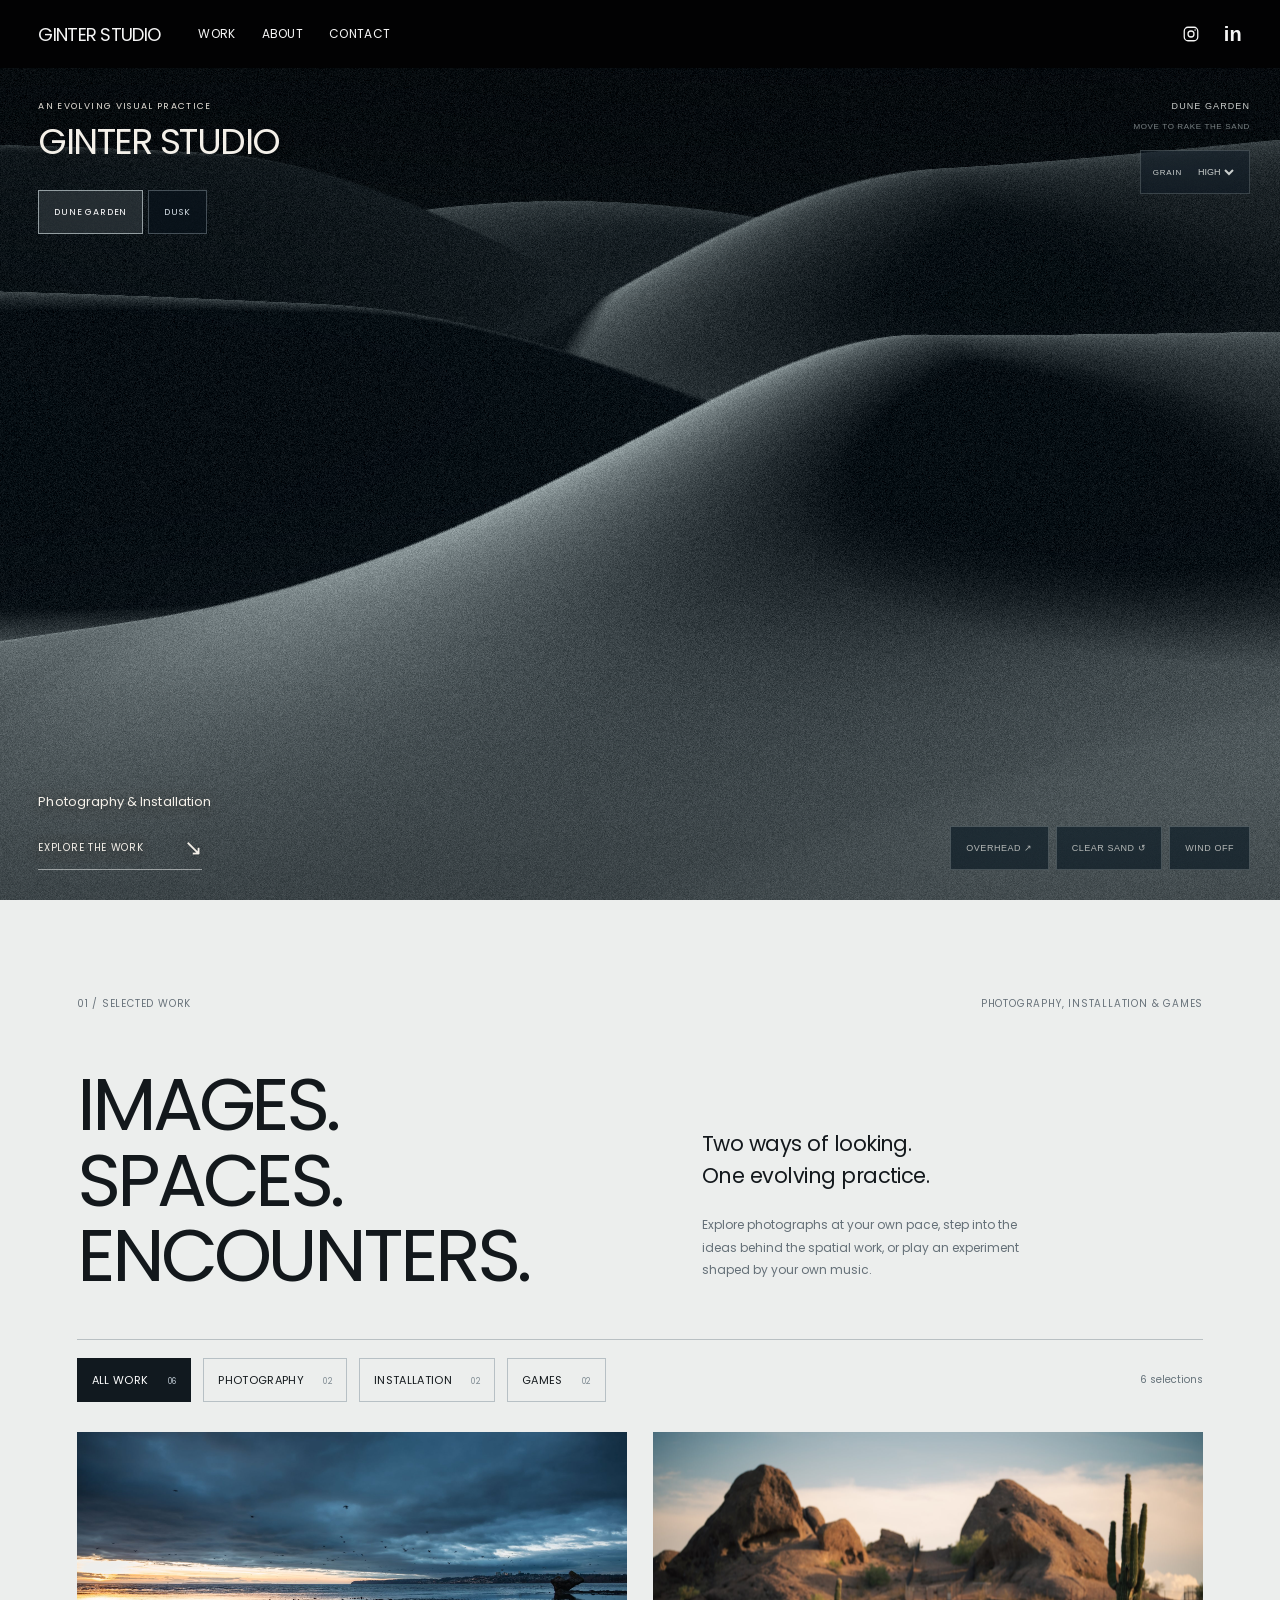
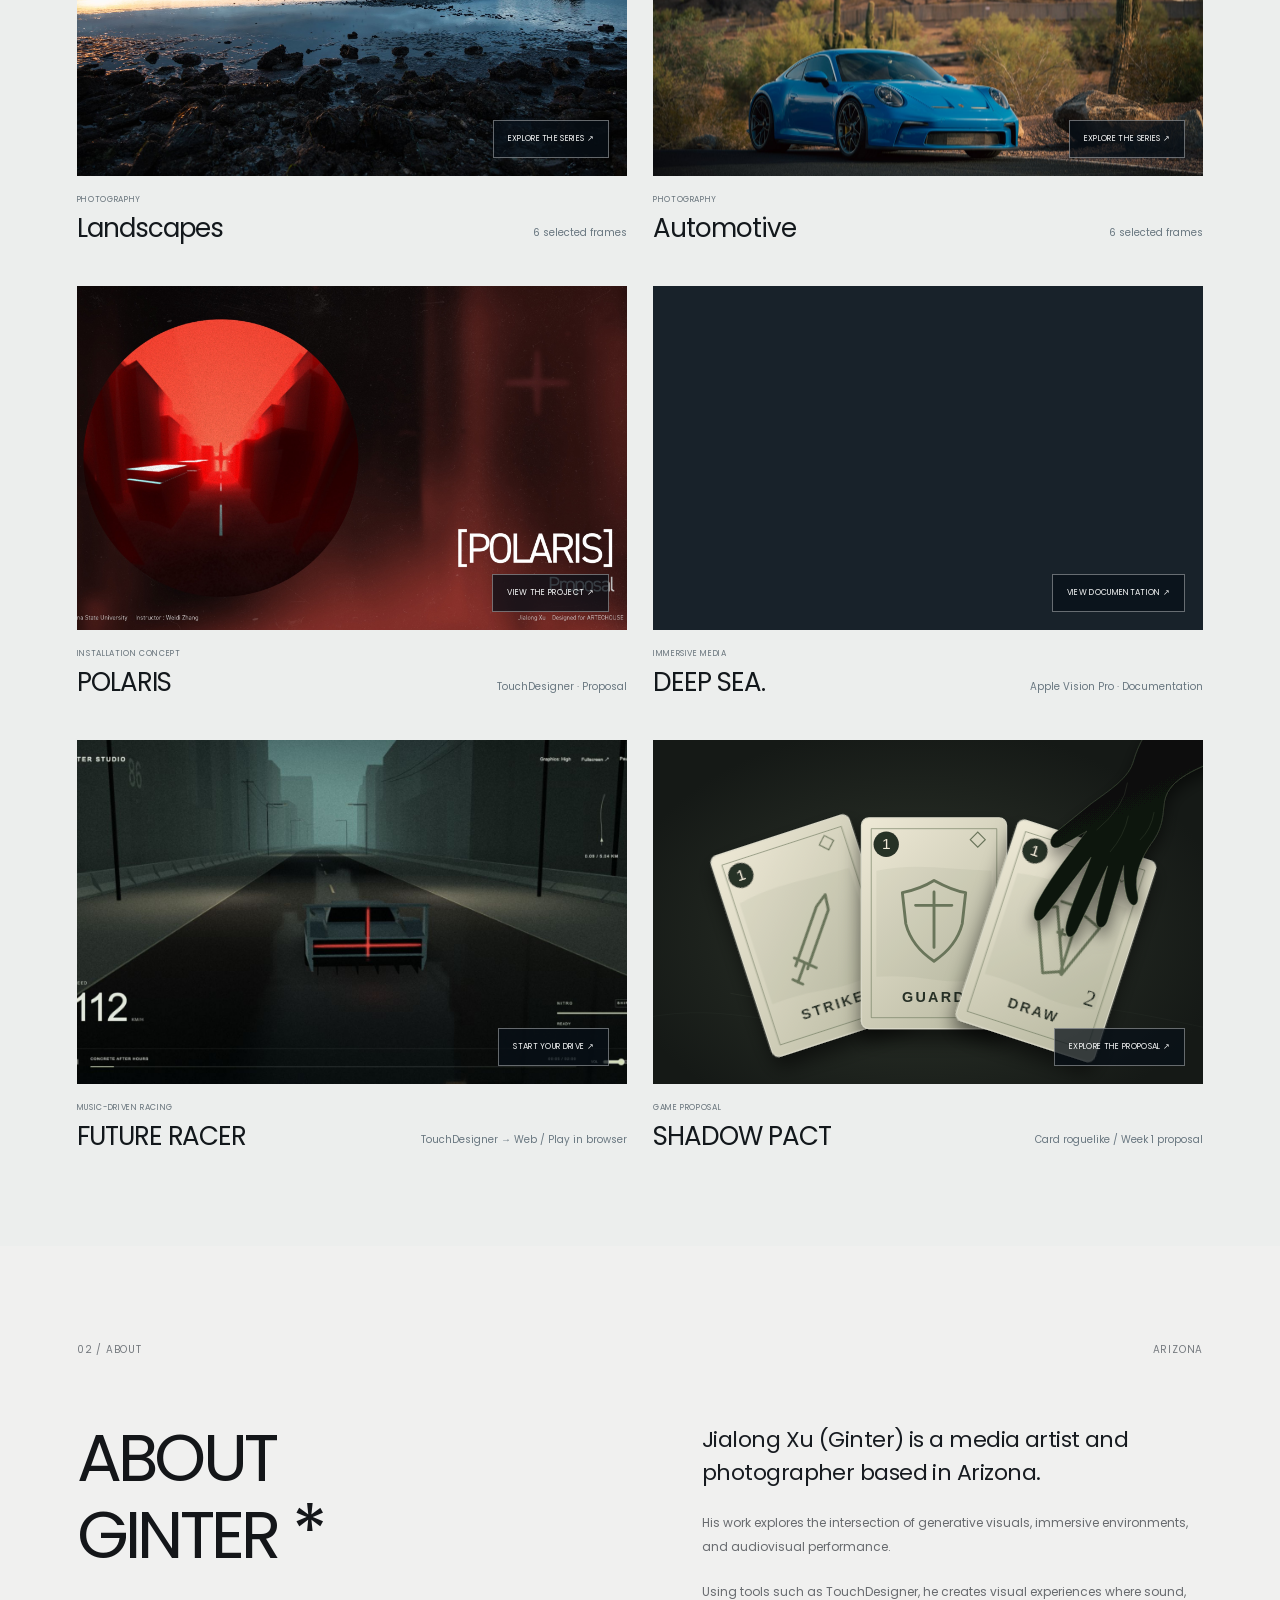
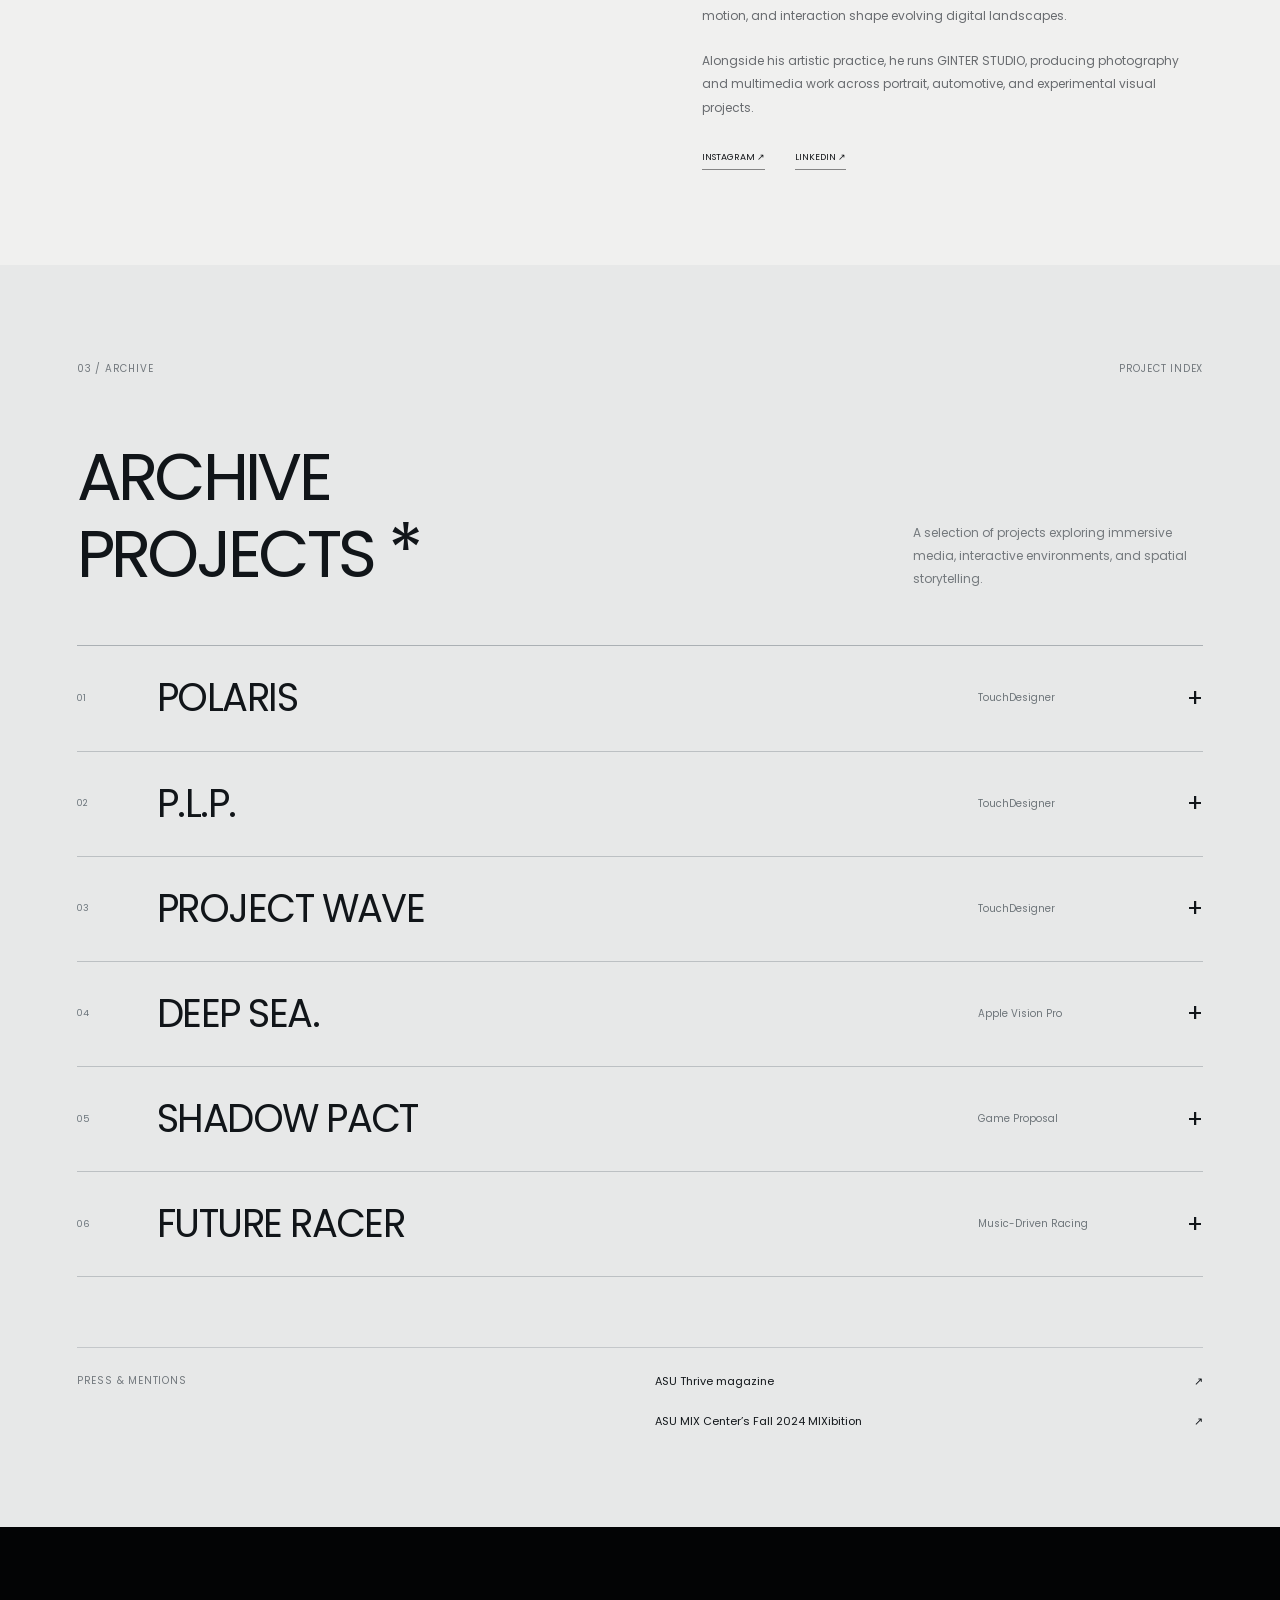
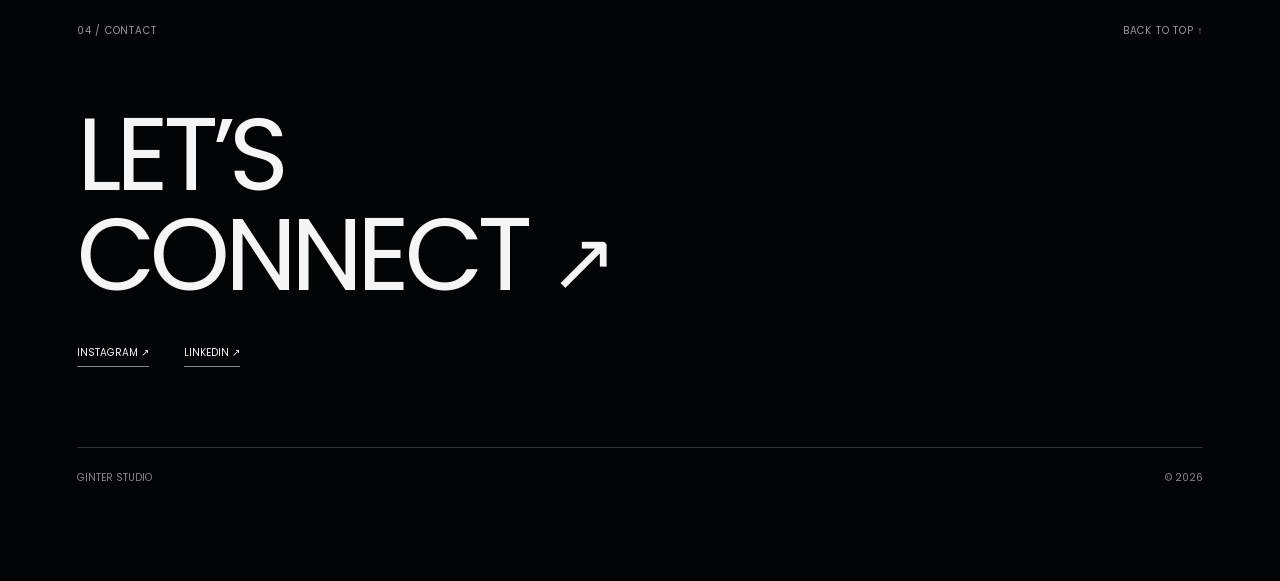
<file: index.html>
<!doctype html>
<html lang="en"><head><meta charset="utf-8"><meta name="viewport" content="width=device-width,initial-scale=1"><meta name="theme-color" content="#050607"><meta name="description" content="Jialong Xu (Ginter) — media artist and photographer based in Arizona."><title>GINTER STUDIO — Jialong Xu</title><link rel="stylesheet" href="style.css?v=20261021-dune-home-v1"></head>
<body>
<a class="skip" href="#work">Skip to content</a>
<header class="site-header"><a class="brand" href="#home">GINTER STUDIO</a><nav aria-label="Main navigation"><a href="#work">WORK</a><a href="#about">ABOUT</a><a href="#contact">CONTACT</a></nav><div class="socials"><a href="https://www.instagram.com/ginter_studio/" target="_blank" rel="noopener" aria-label="Instagram"><svg viewBox="0 0 24 24" aria-hidden="true"><rect x="3" y="3" width="18" height="18" rx="5"/><circle cx="12" cy="12" r="4"/><circle class="dot" cx="17.5" cy="6.5" r="1"/></svg></a><a href="https://www.linkedin.com/in/ginterxu/" target="_blank" rel="noopener" aria-label="LinkedIn" class="linkedin">in</a></div></header>
<main>
<section class="hero ocean-hero" id="home" data-scene="sand" aria-labelledby="site-heading"><iframe class="ocean-scene" id="ocean-scene" data-src="ocean.html?embed=1&amp;scene=dusk&amp;v=20261021-dune-home-v1" hidden title="Interactive dusk ocean. Drag to look around; use W, A, S, and D to move." loading="eager" allow="fullscreen" allowfullscreen></iframe><iframe class="ocean-scene" id="sand-scene" src="sand.html?embed=1&amp;v=20261021-dune-home-v1" title="Interactive grey-blue dune garden. Move the mouse across the sand to leave raked trails." loading="eager"></iframe><div class="ocean-shade" aria-hidden="true"></div><div class="ocean-identity"><p>AN EVOLVING VISUAL PRACTICE</p><h1 id="site-heading">GINTER STUDIO</h1></div><div class="scene-switch" role="group" aria-label="Choose an interactive landscape"><button type="button" data-landscape="sand" aria-pressed="true" aria-controls="sand-scene">DUNE GARDEN</button><button type="button" data-landscape="ocean" aria-pressed="false" aria-controls="ocean-scene">DUSK</button></div><p class="sr-only" id="scene-announcement" role="status" aria-live="polite"></p><div class="ocean-intro"><p>Photography &amp; Installation</p><a href="#work" class="ocean-enter">EXPLORE THE WORK <span aria-hidden="true">↘</span></a></div></section>
<section id="work" class="selected-work section-pad"><div class="section-label"><span>01 / SELECTED WORK</span><span>PHOTOGRAPHY, INSTALLATION &amp; GAMES</span></div><div class="work-heading"><h2>IMAGES.<br>SPACES.<br>ENCOUNTERS.</h2><div><p>Two ways of looking.<br>One evolving practice.</p><p class="work-intro">Explore photographs at your own pace, step into the ideas behind the spatial work, or play an experiment shaped by your own music.</p></div></div><div class="filter-bar" role="group" aria-label="Filter selected work"><button data-filter="all" aria-pressed="true">ALL WORK <span></span></button><button data-filter="photography" aria-pressed="false">PHOTOGRAPHY <span></span></button><button data-filter="installation" aria-pressed="false">INSTALLATION <span></span></button><button data-filter="games" aria-pressed="false">GAMES <span></span></button><p id="work-count" role="status"></p></div><div class="work-grid" id="work-grid"></div><noscript><p><a href="photography.html">Photography →</a> · <a href="projects/polaris.html">POLARIS →</a> · <a href="projects/deep-sea.html">DEEP SEA. →</a> · <a href="shadow-pact.html">SHADOW PACT →</a> · <a href="future-racer/">FUTURE RACER →</a></p></noscript></section>
<section id="about" class="about section-pad"><div class="section-label"><span>02 / ABOUT</span><span>ARIZONA</span></div><div class="about-grid"><h2>ABOUT<br>GINTER <span>*</span></h2><div class="bio"><p class="bio-lead">Jialong Xu (Ginter) is a media artist and photographer based in Arizona.</p><p>His work explores the intersection of generative visuals, immersive environments, and audiovisual performance.</p><p>Using tools such as TouchDesigner, he creates visual experiences where sound, motion, and interaction shape evolving digital landscapes.</p><p>Alongside his artistic practice, he runs GINTER STUDIO, producing photography and multimedia work across portrait, automotive, and experimental visual projects.</p><div class="bio-links"><a href="https://www.instagram.com/ginter_studio/" target="_blank" rel="noopener">INSTAGRAM ↗</a><a href="https://www.linkedin.com/in/ginterxu/" target="_blank" rel="noopener">LINKEDIN ↗</a></div></div></div></section>
<section id="archive" class="archive section-pad"><div class="section-label"><span>03 / ARCHIVE</span><span>PROJECT INDEX</span></div><div class="archive-intro"><h2>ARCHIVE<br>PROJECTS <span>*</span></h2><p>A selection of projects exploring immersive media, interactive environments, and spatial storytelling.</p></div><div class="project-list">
<details><summary><span class="number">01</span><h3>POLARIS</h3><span class="medium">TouchDesigner</span><span class="plus">+</span></summary><div class="project-details"><p>An immersive installation concept developed through TouchDesigner.</p><a class="archive-link" href="projects/polaris.html">EXPLORE THE PROPOSAL ↗</a></div></details>
<details><summary><span class="number">02</span><h3>P.L.P.</h3><span class="medium">TouchDesigner</span><span class="plus">+</span></summary><div class="project-details"><p>P.L.P. — TouchDesigner</p><p class="muted">More from the studio archive. Documentation coming soon.</p></div></details>
<details><summary><span class="number">03</span><h3>PROJECT WAVE</h3><span class="medium">TouchDesigner</span><span class="plus">+</span></summary><div class="project-details"><p>PROJECT WAVE — TouchDesigner</p><p class="muted">More from the studio archive. Documentation coming soon.</p></div></details>
<details><summary><span class="number">04</span><h3>DEEP SEA.</h3><span class="medium">Apple Vision Pro</span><span class="plus">+</span></summary><div class="project-details"><p>Apple Vision Pro work, documented in a live demonstration.</p><a class="archive-link" href="projects/deep-sea.html">VIEW DOCUMENTATION ↗</a></div></details>
<details><summary><span class="number">05</span><h3>SHADOW PACT</h3><span class="medium">Game Proposal</span><span class="plus">+</span></summary><div class="project-details"><p>A card roguelike about borrowed power, dependence, and recovering the right to choose.</p><a class="archive-link" href="shadow-pact.html">EXPLORE THE PROPOSAL ↗</a></div></details>
<details><summary><span class="number">06</span><h3>FUTURE RACER</h3><span class="medium">Music-Driven Racing</span><span class="plus">+</span></summary><div class="project-details"><p>A browser adaptation of the TouchDesigner racing experiment. Drive a metal-bodied sports car through an industrial city on a route shaped by the duration, beats and energy of your music.</p><a class="archive-link" href="future-racer/">START YOUR DRIVE ↗</a></div></details>
</div><div class="mentions"><p class="section-label">PRESS &amp; MENTIONS</p><a href="https://news.asu.edu/sites/default/files/250128-ASU-Enrollment-Magazine-2025-Spring-digital-V1.pdf#page=6" target="_blank" rel="noopener">ASU Thrive magazine <span>↗</span></a><a href="https://news.asu.edu/b/20241210-asu-mix-centers-fall-2024-mixibition-art-and-technology-converge-downtown-mesa" target="_blank" rel="noopener">ASU MIX Center’s Fall 2024 MIXibition <span>↗</span></a></div></section>
<footer id="contact" class="section-pad"><div class="section-label"><span>04 / CONTACT</span><a href="#home">BACK TO TOP ↑</a></div><h2>LET’S<br>CONNECT <span>↗</span></h2><div class="contact-links"><a href="https://www.instagram.com/ginter_studio/" target="_blank" rel="noopener">INSTAGRAM ↗</a><a href="https://www.linkedin.com/in/ginterxu/" target="_blank" rel="noopener">LINKEDIN ↗</a></div><div class="footer-base"><span>GINTER STUDIO</span><span>© 2026</span></div></footer>
</main><script type="module" src="studio.js?v=20261108-future-racer-v3"></script></body></html>
</file>
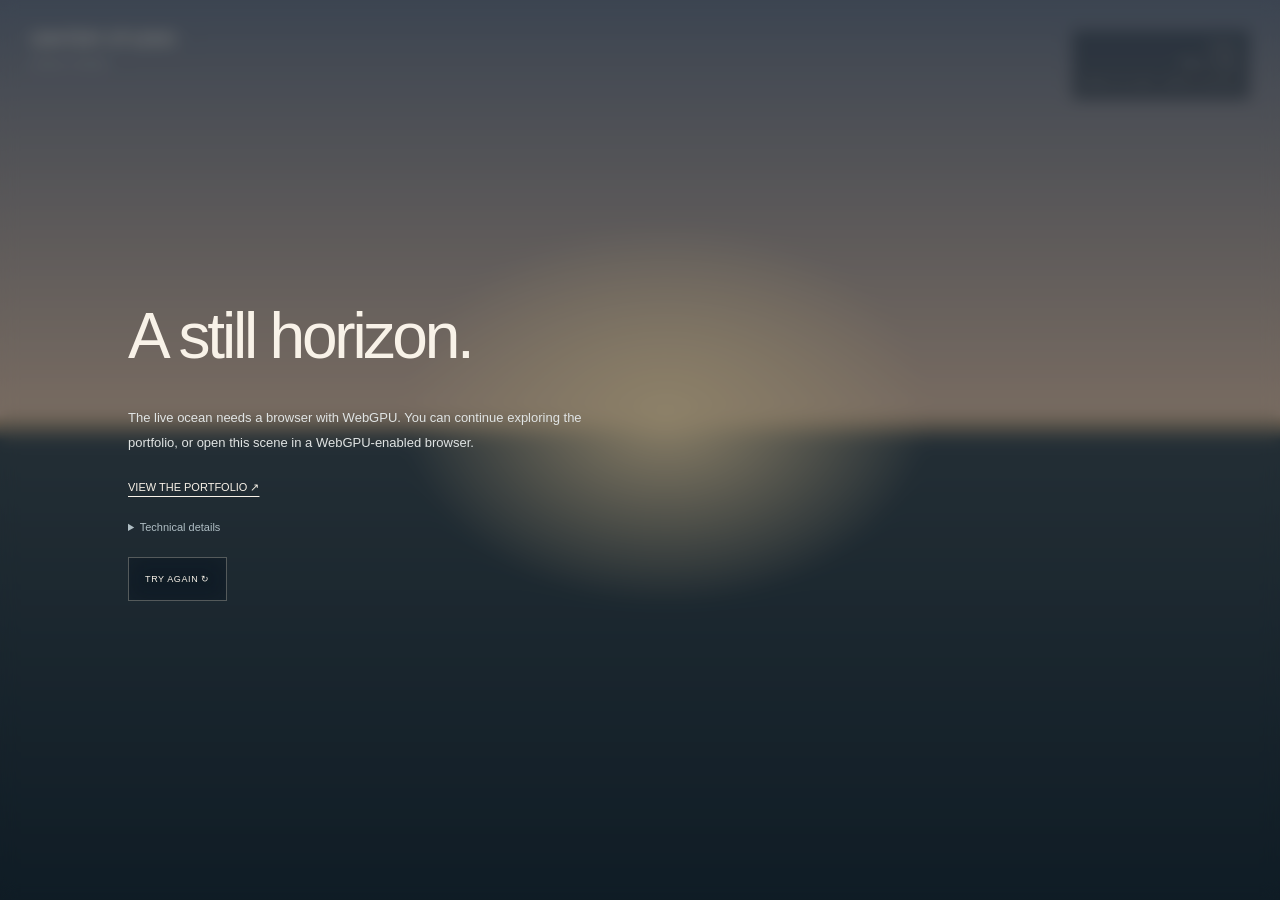
<file: ocean.html>
<!doctype html>
<!-- 
Ocean engine: https://github.com/Noniv/web-ocean
GINTER STUDIO integration: interface, floating camera, lifecycle, touch controls, quality limits.

MIT License

Copyright (c) 2026 Maksymilian Dendura

Permission is hereby granted, free of charge, to any person obtaining a copy
of this software and associated documentation files (the "Software"), to deal
in the Software without restriction, including without limitation the rights
to use, copy, modify, merge, publish, distribute, sublicense, and/or sell
copies of the Software, and to permit persons to whom the Software is
furnished to do so, subject to the following conditions:

The above copyright notice and this permission notice shall be included in all
copies or substantial portions of the Software.

THE SOFTWARE IS PROVIDED "AS IS", WITHOUT WARRANTY OF ANY KIND, EXPRESS OR
IMPLIED, INCLUDING BUT NOT LIMITED TO THE WARRANTIES OF MERCHANTABILITY,
FITNESS FOR A PARTICULAR PURPOSE AND NONINFRINGEMENT. IN NO EVENT SHALL THE
AUTHORS OR COPYRIGHT HOLDERS BE LIABLE FOR ANY CLAIM, DAMAGES OR OTHER
LIABILITY, WHETHER IN AN ACTION OF CONTRACT, TORT OR OTHERWISE, ARISING FROM,
OUT OF OR IN CONNECTION WITH THE SOFTWARE OR THE USE OR OTHER DEALINGS IN THE
SOFTWARE.

 -->
<html lang="en"><head><meta charset="utf-8"><meta name="viewport" content="width=device-width,initial-scale=1"><meta name="theme-color" content="#111820"><meta name="description" content="Live ocean studies for GINTER STUDIO. Explore changing waves, light, and a floating camera."><title>Ocean — GINTER STUDIO</title><style>*{box-sizing:border-box}html,body{margin:0;width:100%;height:100%;overflow:hidden;background:#131c24;color:#f8f2e8;font-family:Arial,Helvetica,sans-serif}body{background:radial-gradient(ellipse at 52% 46%,#ebd0a1 0%,transparent 28%),linear-gradient(#626a7a 0%,#c7ab95 46%,#a28c72 47%,#38444b 49%,#172630 100%)}button,select,input{font:inherit}button,a,select,input{touch-action:manipulation}button{color:inherit;cursor:pointer}button:disabled{opacity:.4;cursor:wait}button:focus-visible,a:focus-visible,input:focus-visible,select:focus-visible{outline:2px solid #f9e9d0;outline-offset:4px}#c{position:fixed;inset:0;display:block;width:100%;height:100%;outline:0;cursor:grab;touch-action:pan-y}#c.dragging{cursor:grabbing}#c:focus-visible{outline:1px solid #ffffff45;outline-offset:-4px}.ocean-brand{position:fixed;top:28px;left:30px;z-index:2;font-size:20px;letter-spacing:-.04em;text-decoration:none;color:inherit;text-shadow:0 1px 12px #0006}.ocean-brand span{display:block;font-size:8px;letter-spacing:.13em;margin-top:8px}#hud{position:fixed;right:30px;top:30px;z-index:2;text-align:right;font-size:9px;letter-spacing:.1em;line-height:1.8;text-shadow:0 1px 8px #0009;pointer-events:none}#fps{display:block}#hud .help{display:block;color:#f0e7dad0;font-size:8px;margin-top:5px}#loading{position:fixed;inset:0;display:flex;flex-direction:column;justify-content:center;align-items:center;gap:14px;font-size:9px;letter-spacing:.16em;pointer-events:none;text-shadow:0 1px 8px #0009}.loader-mark{font-size:44px;font-weight:200;animation:turn 8s linear infinite}body[data-state=ready] #loading,body[data-state=error] #loading,body[data-state=lost] #loading{display:none}@keyframes turn{to{transform:rotate(360deg)}}.ocean-toolbar{position:fixed;right:30px;bottom:30px;z-index:3;display:flex;gap:7px}.ocean-toolbar button,#err>button{min-height:44px;background:#0c192662;border:1px solid #eee4d24d;padding:12px 16px;font-size:9px;letter-spacing:.07em;backdrop-filter:blur(12px)}.ocean-toolbar button:hover,.ocean-toolbar button[aria-pressed=true]{background:#eadfc531}.ocean-toolbar button[aria-pressed=true]{border-color:#e4d3ae}.ocean-toolbar #look{display:none}#panel{position:fixed;right:30px;top:82px;z-index:4;width:330px;max-width:calc(100vw - 32px);max-height:calc(100svh - 165px);overflow-y:auto;padding:24px;background:#0a1824e8;border:1px solid #e1d9c734;backdrop-filter:blur(20px);scrollbar-width:thin;scrollbar-color:#c6bca2 #172632}#panel.hidden{display:none}.panel-heading{display:flex;align-items:center;justify-content:space-between;gap:20px}.panel-heading h2{font-weight:400;font-size:15px;letter-spacing:.05em;margin:0}.panel-heading button{border:0;background:transparent;color:inherit;font-size:23px;min-height:32px;min-width:32px}.panel-intro{font-size:11px;line-height:1.7;color:#b5bdc5;margin:7px 0 23px}#sliders label{display:grid;grid-template-columns:1fr 98px 28px;gap:9px;align-items:center;margin:15px 0;font-size:11px;color:#e0ded6}#sliders input{width:98px;accent-color:#e2c38c;height:20px}#sliders output{text-align:right;font-variant-numeric:tabular-nums;font-size:9px;color:#afbac0}.option{display:flex;justify-content:space-between;align-items:center;gap:10px;font-size:11px;border-top:1px solid #b9c1c725;padding-top:14px;margin-top:16px}.option input{accent-color:#dbbd89;width:16px;height:16px}.option select{background:#23333f;color:#eee4d7;border:1px solid #81909a50;padding:7px;font-size:10px}#camera-status,#render-status{font-size:9px;line-height:1.7;color:#a1b2bd;margin:16px 0 0}.panel-instructions{border-top:1px solid #b9c1c725;padding-top:16px;margin-top:16px;font-size:10px;line-height:1.9;color:#d0d5d5}.credit{font-size:9px;line-height:1.8;color:#8f9fa9;margin-top:20px}.credit a{color:inherit;text-underline-offset:3px}#touch-pad{display:none}#err{display:none;position:fixed;inset:0;z-index:5;padding:10%;justify-content:center;align-items:start;flex-direction:column;background:#07101868;backdrop-filter:blur(8px)}#err h1{font-weight:400;font-size:clamp(32px,6vw,64px);letter-spacing:-.05em;margin:0 0 20px}#err p{font-size:13px;line-height:1.9;max-width:470px;color:#e0e4e4}#err details{font-size:11px;margin:15px 0 24px;max-width:100%;color:#afbec4}#err pre{max-width:100%;white-space:pre-wrap;word-break:break-word;font-size:10px}body[data-state=error] #c,body[data-state=lost] #c{opacity:0}body.embedded .ocean-brand{display:none}body.look-mode #c{touch-action:none}#touch-pad button{touch-action:none}body[data-state=error] .ocean-toolbar,body[data-state=lost] .ocean-toolbar{display:none}
@media(max-width:700px){.ocean-brand{left:24px;top:24px;font-size:17px}.ocean-brand span{font-size:7px}#hud{top:auto;bottom:24px;right:22px;font-size:8px}#hud .help{display:none}.ocean-toolbar{right:18px;top:24px;bottom:auto;max-width:120px;flex-wrap:wrap;justify-content:end;gap:5px}.ocean-toolbar button{min-height:38px;padding:8px 9px;font-size:7px}.ocean-toolbar #look{display:block}.ocean-toolbar #reset{order:3}.ocean-toolbar #look{order:4}.ocean-toolbar #settings{order:2}.ocean-toolbar #pause{order:1}#panel{top:116px;right:16px;padding:20px;max-height:calc(100svh - 150px)}#touch-pad{display:grid;position:fixed;right:22px;bottom:60px;z-index:3;grid-template-columns:repeat(3,34px);grid-template-rows:repeat(2,34px);gap:4px}#touch-pad button{background:#0c192665;border:1px solid #dfd5bf40;color:#e2e0d6;font-size:16px;padding:0}#touch-pad button:first-child{grid-column:2}#touch-pad button:nth-child(2){grid-column:1;grid-row:2}#touch-pad button:nth-child(3){grid-column:2;grid-row:2}#touch-pad button:nth-child(4){grid-column:3;grid-row:2}#touch-pad button:active{background:#eadfc555}body:not(.embedded) #hud{left:24px;right:auto}body:not(.embedded) #touch-pad{bottom:24px}#err{padding:9%}#err p{font-size:12px}.embedded #hud{font-size:7px;letter-spacing:.05em}}
@media(prefers-reduced-motion:reduce){.loader-mark{animation:none}}
#hud{background:#09172460;border:1px solid #f0e1c71c;padding:8px 11px;backdrop-filter:blur(8px)}
@media(max-width:700px){#hud{padding:5px 7px}.embedded #hud{font-size:8px}}
.fallback-link{color:inherit;font-size:11px;padding:12px 0;text-underline-offset:5px}
@media(max-width:700px){.ocean-toolbar button{min-height:44px}#panel{top:128px;max-height:calc(100svh - 155px)}#touch-pad{bottom:100px;grid-template-columns:repeat(3,44px);grid-template-rows:repeat(2,44px)}body:not(.embedded) #touch-pad{bottom:40px}}
@media(max-width:700px){.ocean-toolbar{display:grid;grid-template-columns:1fr 1fr;width:154px;max-width:none;top:88px;gap:5px}.ocean-toolbar button{font-size:8px;padding:8px 5px}#panel{top:190px;max-height:calc(100svh - 210px)}}
.ocean-toolbar button{white-space:nowrap}
@media(max-width:700px){.ocean-toolbar button{font-size:9px}}
.ocean-toolbar button{background:#0c19269c}.ocean-toolbar button:hover{background:#34404fc9}.ocean-toolbar button[aria-pressed=true]{background:#283a4ad9}
</style></head>
<body data-state="loading">
<canvas id="c" tabindex="0" aria-label="Interactive ocean. Drag the mouse to look around. W A S D move; E and Q change eye height. Press H for settings."></canvas>
<a class="ocean-brand" href="index.html#work">GINTER STUDIO <span>OCEAN STUDIES</span></a>
<div id="hud"><span id="scene-name">DUSK</span><span id="fps">FORMING THE HORIZON</span><span class="help">DRAG TO LOOK · WASD TO MOVE</span></div>
<div id="loading" role="status"><span class="loader-mark">*</span><span>FORMING THE HORIZON</span></div>
<div class="ocean-toolbar" role="group" aria-label="Ocean controls"><button id="pause" type="button" disabled aria-pressed="false">PAUSE Ⅱ</button><button id="reset" type="button" disabled aria-label="Reset view">RESET ↺</button><button id="settings" type="button" disabled aria-expanded="false" aria-controls="panel">SETTINGS +</button><button id="look" type="button" aria-pressed="false">LOOK ↔</button></div>
<section id="panel" class="hidden" aria-label="Ocean settings"><div class="panel-heading"><h2>YOUR HORIZON</h2><button id="close-settings" type="button" aria-label="Close ocean settings">×</button></div><p class="panel-intro">Make yourself at home on the water.</p><div id="sliders"></div><label class="option"><span>Float with the waves</span><input id="float-mode" type="checkbox" checked></label><label class="option"><span>Image detail</span><select id="quality"><option value="balanced">Balanced</option><option value="high">High</option></select></label><p id="camera-status">Camera settling…</p><p id="render-status"></p><p class="panel-instructions">Drag to look · WASD to move<br>E / Q to raise or lower · Shift to move faster<br>Space to pause · H for settings · R to reset</p><p class="credit">Ocean engine adapted from <a href="https://github.com/Noniv/web-ocean" target="_blank" rel="noopener">Noniv / Maksymilian Dendura</a> · MIT</p></section>
<div id="touch-pad" role="group" aria-label="Move camera"><button data-move="KeyW" aria-label="Move forward">↑</button><button data-move="KeyA" aria-label="Move left">←</button><button data-move="KeyS" aria-label="Move backward">↓</button><button data-move="KeyD" aria-label="Move right">→</button></div>
<div id="err" role="status"><h1>A still horizon.</h1><p>The live ocean needs a browser with WebGPU. You can continue exploring the portfolio, or open this scene in a WebGPU-enabled browser.</p><a class="fallback-link" href="index.html#work" target="_top">VIEW THE PORTFOLIO ↗</a><details><summary>Technical details</summary><pre id="error-detail"></pre></details><button type="button" onclick="location.reload()">TRY AGAIN ↻</button></div>
<script type="module">// GINTER STUDIO adaptation of Noniv/web-ocean. Full MIT license is embedded above.
const MOBILE=matchMedia('(pointer:coarse)').matches||innerWidth<700;
const embedded=new URLSearchParams(location.search).get('embed')==='1';
document.body.classList.toggle('embedded',embedded);
const reducedMotion=matchMedia('(prefers-reduced-motion:reduce)');
let sceneVisible=true,userPaused=reducedMotion.matches,dirty=true,engineStopped=false,lookMode=false,quality='balanced';
function showFallback(message,state='error'){engineStopped=true;document.body.dataset.state=state;document.getElementById('err').style.display='flex';document.getElementById('error-detail').textContent=message;document.getElementById('fps').textContent='STILL VIEW';}
function reportOceanState(){if(embedded)parent.postMessage({type:'ginter-ocean-state',visible:sceneVisible,frame:document.getElementById('c').dataset.frame||'0',time:document.getElementById('c').dataset.simTime||'0'},location.origin);}
addEventListener('message',e=>{if(e.source!==parent||e.origin!==location.origin||e.data?.type!=='ginter-ocean-visibility')return;sceneVisible=!!e.data.visible;document.body.dataset.visible=String(sceneVisible);if(sceneVisible)dirty=true;else setTimeout(reportOceanState,500);reportOceanState();});
addEventListener('visibilitychange',()=>{if(!document.hidden)dirty=true;});

// ---- js/wgsl/common.js ----
// Shared constants and WGSL snippets.
const N = 256;          // FFT resolution per cascade
const LOGN = 8;
const CASCADES = 6;
const SKY_W = MOBILE ? 128 : 192;      // sky-view LUT size
const SKY_H = MOBILE ? 72 : 108;
const ENV_SIZE = MOBILE ? 128 : 256;   // environment cube face size
const ENV_MIPS = MOBILE ? 8 : 9;

// Per-frame uniform block shared by every render / sky shader.
// Layout must match the Float32Array offsets in main.js (FR_* constants).
const FRAME_WGSL = /* wgsl */ `
struct Frame {
  viewProj: mat4x4f,   // camera-relative view-projection (reverse-Z, infinite)
  camPos:   vec4f,     // xyz metres, w = time (s)
  camRight: vec4f,     // xyz * tan(fovX/2)
  camUp:    vec4f,     // xyz * tan(fovY/2)
  camFwd:   vec4f,     // xyz
  sunDir:   vec4f,     // xyz towards sun, w = solar illuminance scale
  screen:   vec4f,     // w, h, 1/w, 1/h
  cascL:    array<vec4f, 2>,  // cascade patch sizes (m), index [c>>2][c&3]
  cascInvL: array<vec4f, 2>,
  windP:    array<vec4f, 2>,  // [0].xy = wind direction (unit), [0].z = wind speed
  lodP:     vec4f,     // CDLOD base range, grid quads per node, -, -
  post:     vec4f,     // exposure, bloom strength, frame index, -
  atmo:     vec4f,     // haze (mie multiplier), camera altitude km, -, -
  waterCol: vec4f,     // body scatter colour rgb, unresolved slope variance
  sssCol:   vec4f,     // sss colour rgb, sss strength
  foamP:    vec4f,     // J threshold, J gain, foam intensity, lace sharpness
  fogExt:   vec4f,     // rgb extinction per metre near sea level
  cloudP:   vec4f,     // altitude km, coverage, optical density, wind time
};
`;

const ATMO_CORE_WGSL = /* wgsl */ `
const PI: f32 = 3.14159265358979;
const RG: f32 = 6360.0;
const RT: f32 = 6460.0;
const RAY_S: vec3f = vec3f(5.802e-3, 13.558e-3, 33.1e-3);
const MIE_S: f32 = 3.996e-3;
const MIE_E: f32 = 4.40e-3;
const OZO_A: vec3f = vec3f(0.650e-3, 1.881e-3, 0.085e-3);
const SUN_ANG_R: f32 = 0.004675;
const TRANS_W: f32 = 256.0;
const TRANS_H: f32 = 64.0;
const MS_SIZE: f32 = 32.0;

struct Medium { ext: vec3f, rayS: vec3f, mieS: f32 };

fn medium(h: f32, haze: f32) -> Medium {
  let hh = max(h, 0.0);
  let dR = exp(-hh / 8.0);
  // aerosols: regular 1.2 km layer plus a dense marine boundary layer
  let dM = exp(-hh / 1.2);
  let dO = max(0.0, 1.0 - abs(hh - 25.0) / 15.0);
  var m: Medium;
  m.rayS = RAY_S * dR;
  m.mieS = MIE_S * dM * haze;
  m.ext = m.rayS + vec3f(MIE_E * dM * haze) + OZO_A * dO;
  return m;
}

fn raySphere(ro: vec3f, rd: vec3f, R: f32) -> vec2f {
  let l = length(ro);
  let b = dot(ro, rd);
  let c = (l - R) * (l + R);
  let d = b * b - c;
  if (d < 0.0) { return vec2f(-1.0, -1.0); }
  let s = sqrt(d);
  return vec2f(-b - s, -b + s);
}

fn rhoOf(r: f32) -> f32 { return sqrt(max(0.0, (r - RG) * (r + RG))); }

fn transRMuToUV(r: f32, mu: f32) -> vec2f {
  let H = sqrt(RT * RT - RG * RG);
  let rho = rhoOf(r);
  let disc = r * r * (mu * mu - 1.0) + RT * RT;
  let d = max(0.0, -r * mu + sqrt(max(disc, 0.0)));
  let dMin = RT - r;
  let dMax = rho + H;
  let x = (d - dMin) / (dMax - dMin);
  let y = rho / H;
  return vec2f(x, y);
}

fn transUVToRMu(uv: vec2f) -> vec2f {
  let H = sqrt(RT * RT - RG * RG);
  let rho = H * uv.y;
  let r = sqrt(rho * rho + RG * RG);
  let dMin = RT - r;
  let dMax = rho + H;
  let d = dMin + uv.x * (dMax - dMin);
  var mu = 1.0;
  if (d > 0.0) { mu = (H * H - rho * rho - d * d) / (2.0 * r * d); }
  return vec2f(r, clamp(mu, -1.0, 1.0));
}

fn fromUnitToSubUvs(u: f32, res: f32) -> f32 { return (u + 0.5 / res) * (res / (res + 1.0)); }
fn fromSubUvsToUnit(u: f32, res: f32) -> f32 { return (u - 0.5 / res) * (res / (res - 1.0)); }

fn phaseRayleigh(c: f32) -> f32 { return 3.0 / (16.0 * PI) * (1.0 + c * c); }
fn phaseMie(c: f32, g: f32) -> f32 {
  let g2 = g * g;
  return 3.0 / (8.0 * PI) * ((1.0 - g2) * (1.0 + c * c)) / ((2.0 + g2) * pow(max(1.0 + g2 - 2.0 * g * c, 1e-4), 1.5));
}
fn phaseHG(c: f32, g: f32) -> f32 {
  let g2 = g * g;
  return (1.0 - g2) / (4.0 * PI * pow(max(1.0 + g2 - 2.0 * g * c, 1e-4), 1.5));
}

// true when the sun is below the geometric horizon of a point at radius r
fn sunBelowHorizon(r: f32, mu: f32) -> bool {
  return mu < -rhoOf(r) / r;
}
`;

// Hashing helpers used by the procedural texture generators.
const NOISE_WGSL = /* wgsl */ `
fn pcgHash(v: u32) -> u32 {
  let s = v * 747796405u + 2891336453u;
  let w = ((s >> ((s >> 28u) + 4u)) ^ s) * 277803737u;
  return (w >> 22u) ^ w;
}
fn hashGrad(i: vec2i) -> vec2f {
  let h = pcgHash(u32(i.x) * 1664525u + pcgHash(u32(i.y) + 1013904223u));
  let a = f32(h) * (6.28318530718 / 4294967296.0);
  return vec2f(cos(a), sin(a));
}
fn gnoise(p: vec2f) -> f32 {
  let i = vec2i(floor(p));
  let f = p - floor(p);
  let u = f * f * f * (f * (f * 6.0 - 15.0) + 10.0);
  let a = dot(hashGrad(i), f);
  let b = dot(hashGrad(i + vec2i(1, 0)), f - vec2f(1.0, 0.0));
  let c = dot(hashGrad(i + vec2i(0, 1)), f - vec2f(0.0, 1.0));
  let d = dot(hashGrad(i + vec2i(1, 1)), f - vec2f(1.0, 1.0));
  return mix(mix(a, b, u.x), mix(c, d, u.x), u.y);
}
`;

// Periodic (tileable) noise for procedural textures. Requires NOISE_WGSL.
const PERIODIC_WGSL = /* wgsl */ `
fn pnoise(p: vec2f, period: i32) -> f32 {
  let i = vec2i(floor(p));
  let f = p - floor(p);
  let u = f * f * f * (f * (f * 6.0 - 15.0) + 10.0);
  let i00 = (i % period + period) % period;
  let i10 = ((i + vec2i(1, 0)) % period + period) % period;
  let i01 = ((i + vec2i(0, 1)) % period + period) % period;
  let i11 = ((i + vec2i(1, 1)) % period + period) % period;
  let a = dot(hashGrad(i00), f);
  let b = dot(hashGrad(i10), f - vec2f(1.0, 0.0));
  let c = dot(hashGrad(i01), f - vec2f(0.0, 1.0));
  let d = dot(hashGrad(i11), f - vec2f(1.0, 1.0));
  return mix(mix(a, b, u.x), mix(c, d, u.x), u.y);
}
fn pfbm(p: vec2f, period: i32, oct: i32) -> f32 {
  var s = 0.0; var a = 0.5; var q = p; var per = period;
  for (var o = 0; o < oct; o++) {
    s += a * pnoise(q, per);
    q *= 2.0; per *= 2; a *= 0.5;
  }
  return s;
}
`;

// ---- js/wgsl/sim.js ----
// FFT ocean simulation (Tessendorf) — 4 cascades of 256^2.

const SIM_STRUCT = /* wgsl */ `
const N: u32 = ${N}u;
const LOGN: u32 = ${LOGN}u;
const PI: f32 = 3.14159265358979;
const GRAV: f32 = 9.81;
const SURF: f32 = 7.4e-5;   // surface tension / density

struct Sim {
  L:          array<vec4f, 2>,  // patch size per cascade ([c>>2][c&3])
  kMin:       array<vec4f, 2>,
  kMax:       array<vec4f, 2>,
  foamDecay:  array<vec4f, 2>,  // 1/s per cascade
  foamThresh: array<vec4f, 2>,  // Jacobian threshold per cascade
  wind:       vec4f,  // U10 m/s, direction rad, fetch m, gamma
  swell:      vec4f,  // Hs m, direction rad, peak omega, spreading exponent
  misc:       vec4f,  // choppiness, short wave cut (m), loop period s, seed
  timeP:      vec4f,  // time (looped), dt, foam gain, spectrum gain
};
@group(0) @binding(0) var<uniform> S: Sim;

fn waveVec(x: u32, y: u32, L: f32) -> vec2f {
  let nx = select(i32(x), i32(x) - i32(N), x >= N / 2u);
  let ny = select(i32(y), i32(y) - i32(N), y >= N / 2u);
  return vec2f(f32(nx), f32(ny)) * (2.0 * PI / L);
}
fn omegaOf(k: f32) -> f32 { return sqrt(GRAV * k + SURF * k * k * k); }
fn dOmegaOf(k: f32) -> f32 { return (GRAV + 3.0 * SURF * k * k) / (2.0 * omegaOf(k)); }
fn cmul(a: vec2f, b: vec2f) -> vec2f { return vec2f(a.x * b.x - a.y * b.y, a.x * b.y + a.y * b.x); }
fn mulI(a: vec2f) -> vec2f { return vec2f(-a.y, a.x); }
`;

const SIM_INIT = SIM_STRUCT + NOISE_WGSL + /* wgsl */ `
@group(0) @binding(1) var<storage, read_write> h0: array<vec4f>;

fn rand01(s: u32) -> f32 { return (f32(pcgHash(s) >> 8u) + 0.5) / 16777216.0; }
fn gauss2(seed: u32) -> vec2f {
  let u1 = rand01(seed * 2u + 17u);
  let u2 = rand01(seed * 2u + 18u + pcgHash(seed));
  let r = sqrt(-2.0 * log(u1));
  let a = 2.0 * PI * u2;
  return r * vec2f(cos(a), sin(a));
}
fn wrapAngle(a: f32) -> f32 {
  var x = a;
  x = x - 2.0 * PI * floor((x + PI) / (2.0 * PI));
  return x;
}
fn jonswap(w: f32, wp: f32, alpha: f32, gamma: f32) -> f32 {
  let sigma = select(0.09, 0.07, w <= wp);
  let d = (w - wp) / (sigma * wp);
  let r = exp(-0.5 * d * d);
  let q = wp / w;
  let q2 = q * q;
  return alpha * GRAV * GRAV / (w * w * w * w * w) * exp(-1.25 * q2 * q2) * pow(gamma, r);
}
// Donelan-Banner directional spreading (normalised over [-pi, pi])
fn donelanBanner(theta: f32, w: f32, wp: f32) -> f32 {
  let ratio = w / wp;
  var beta: f32;
  if (ratio < 0.95) {
    beta = 2.61 * pow(ratio, 1.3);
  } else if (ratio < 1.6) {
    beta = 2.28 * pow(ratio, -1.3);
  } else {
    let eps = -0.4 + 0.8393 * exp(-0.567 * log(ratio * ratio));
    beta = pow(10.0, eps);
  }
  let sh = 1.0 / cosh(clamp(beta * theta, -20.0, 20.0));
  return beta / (2.0 * tanh(beta * PI)) * sh * sh;
}
// cos^2s(theta/2) spreading, normalised
fn cosSpread(theta: f32, s: f32) -> f32 {
  let q = sqrt(s + 0.25) / (2.0 * sqrt(PI));
  return q * pow(abs(cos(theta * 0.5)), 2.0 * s);
}

fn spectrum(k: vec2f) -> f32 {
  let kl = length(k);
  let w = omegaOf(kl);
  let theta = atan2(k.y, k.x);
  // fetch-limited wind sea (JONSWAP)
  let U = S.wind.x;
  let F = S.wind.z;
  var Sw = 0.0;
  if (U > 0.1) {
    let alpha = 0.076 * pow(U * U / (F * GRAV), 0.22);
    let wp = 22.0 * pow(GRAV * GRAV / (U * F), 1.0 / 3.0);
    Sw = jonswap(w, wp, alpha, S.wind.w) * donelanBanner(wrapAngle(theta - S.wind.y), w, wp);
  }
  // swell: narrow, long-crested JONSWAP
  if (S.swell.x > 0.001) {
    let ws = S.swell.z;
    let gs = 6.0;
    let hs4 = S.swell.x * 0.25;
    let alphaS = hs4 * hs4 * 5.0 * ws * ws * ws * ws / (GRAV * GRAV) * (1.0 - 0.287 * log(gs));
    Sw += jonswap(w, ws, alphaS, gs) * cosSpread(wrapAngle(theta - S.swell.y), S.swell.w);
  }
  // damp the very shortest waves
  let sc = S.misc.y;
  Sw *= exp(-kl * kl * sc * sc);
  return Sw * dOmegaOf(kl) / kl * S.timeP.w;
}

fn amplitude(k: vec2f, c: u32) -> f32 {
  let kl = length(k);
  if (kl < 1e-5 || kl < S.kMin[c >> 2u][c & 3u] || kl >= S.kMax[c >> 2u][c & 3u]) { return 0.0; }
  let dk = 2.0 * PI / S.L[c >> 2u][c & 3u];
  // the finest cascades are toned down (they otherwise read as crumpled foil)
  let g = select(1.0, select(0.85, 0.6, c == 5u), c >= 4u);
  return sqrt(max(spectrum(k), 0.0)) * dk * 0.5 * g;
}

@compute @workgroup_size(16, 16, 1)
fn main(@builtin(global_invocation_id) id: vec3u) {
  let c = id.z;
  let L = S.L[c >> 2u][c & 3u];
  let k = waveVec(id.x, id.y, L);
  let mx = (N - id.x) % N;
  let my = (N - id.y) % N;
  let seed = u32(S.misc.w) * 7919u + c * 1000003u;
  let a = gauss2(seed + (id.y * N + id.x)) * amplitude(k, c);
  let b = gauss2(seed + (my * N + mx)) * amplitude(-k, c);
  h0[(c * N + id.y) * N + id.x] = vec4f(a, b.x, -b.y);
}
`;

const SIM_EVOLVE = SIM_STRUCT + /* wgsl */ `
@group(0) @binding(1) var<storage, read> h0: array<vec4f>;
@group(0) @binding(2) var<storage, read_write> specA: array<vec4f>;
@group(0) @binding(3) var<storage, read_write> specB: array<vec4f>;

@compute @workgroup_size(16, 16, 1)
fn main(@builtin(global_invocation_id) id: vec3u) {
  let c = id.z;
  let idx = (c * N + id.y) * N + id.x;
  let k = waveVec(id.x, id.y, S.L[c >> 2u][c & 3u]);
  let kl = length(k);
  if (kl < 1e-5) {
    specA[idx] = vec4f(0.0);
    specB[idx] = vec4f(0.0);
    return;
  }
  let w0 = 2.0 * PI / S.misc.z;
  let w = floor(omegaOf(kl) / w0) * w0;
  let ph = w * S.timeP.x;
  let e = vec2f(cos(ph), sin(ph));
  let H0 = h0[idx];
  // h0(k) travels along +k: h(k,t) = h0(k) e^{-iwt} + conj(h0(-k)) e^{iwt}
  let h = cmul(H0.xy, vec2f(e.x, -e.y)) + cmul(H0.zw, e);
  let ih = mulI(h);
  let lam = S.misc.x;
  let ik = 1.0 / kl;
  let Dx = ih * (lam * k.x * ik);
  let Dz = ih * (lam * k.y * ik);
  let jxz = h * (-lam * k.x * k.y * ik);
  let sx = ih * k.x;
  let sz = ih * k.y;
  let jxx = h * (-lam * k.x * k.x * ik);
  let jzz = h * (-lam * k.y * k.y * ik);
  specA[idx] = vec4f(Dx + mulI(Dz), h + mulI(jxz));
  specB[idx] = vec4f(sx + mulI(sz), jxx + mulI(jzz));
}
`;

const FFT_CORE = /* wgsl */ `
const N: u32 = ${N}u;
const LOGN: u32 = ${LOGN}u;
const PI: f32 = 3.14159265358979;
var<workgroup> wa: array<vec4f, ${N}>;
var<workgroup> wb: array<vec4f, ${N}>;
fn cmul(a: vec2f, b: vec2f) -> vec2f { return vec2f(a.x * b.x - a.y * b.y, a.x * b.y + a.y * b.x); }
fn bitrev(i: u32) -> u32 { return reverseBits(i) >> (32u - LOGN); }
// In-place radix-2 inverse FFT over shared memory (input already bit-reversed).
fn butterflies(t: u32) {
  for (var s = 0u; s < LOGN; s++) {
    let half = 1u << s;
    let pos = t & (half - 1u);
    let i0 = ((t >> s) << (s + 1u)) + pos;
    let i1 = i0 + half;
    let ang = PI * f32(pos) / f32(half);
    let w = vec2f(cos(ang), sin(ang));
    let a0 = wa[i0]; let a1 = wa[i1];
    let b0 = wb[i0]; let b1 = wb[i1];
    let ta = vec4f(cmul(a1.xy, w), cmul(a1.zw, w));
    let tb = vec4f(cmul(b1.xy, w), cmul(b1.zw, w));
    wa[i0] = a0 + ta; wa[i1] = a0 - ta;
    wb[i0] = b0 + tb; wb[i1] = b0 - tb;
    workgroupBarrier();
  }
}
`;

const FFT_ROWS = FFT_CORE + /* wgsl */ `
@group(0) @binding(0) var<storage, read> inA: array<vec4f>;
@group(0) @binding(1) var<storage, read> inB: array<vec4f>;
@group(0) @binding(2) var<storage, read_write> outA: array<vec4f>;
@group(0) @binding(3) var<storage, read_write> outB: array<vec4f>;

@compute @workgroup_size(${N / 2})
fn main(@builtin(workgroup_id) wg: vec3u, @builtin(local_invocation_index) t: u32) {
  let base = (wg.z * N + wg.x) * N;
  let e0 = t;
  let e1 = t + N / 2u;
  wa[bitrev(e0)] = inA[base + e0];
  wa[bitrev(e1)] = inA[base + e1];
  wb[bitrev(e0)] = inB[base + e0];
  wb[bitrev(e1)] = inB[base + e1];
  workgroupBarrier();
  butterflies(t);
  outA[base + e0] = wa[e0];
  outA[base + e1] = wa[e1];
  outB[base + e0] = wb[e0];
  outB[base + e1] = wb[e1];
}
`;

// Column pass + final assembly (displacement / derivative / slope-moment textures).
const FFT_COLS = FFT_CORE + /* wgsl */ `
@group(0) @binding(0) var<storage, read> inA: array<vec4f>;
@group(0) @binding(1) var<storage, read> inB: array<vec4f>;
@group(0) @binding(2) var dispOut: texture_storage_2d_array<rgba16float, write>;
@group(0) @binding(3) var derivOut: texture_storage_2d_array<rgba16float, write>;
@group(0) @binding(4) var momOut: texture_storage_2d_array<rgba16float, write>;

fn emit(x: u32, y: u32, c: u32, a: vec4f, b: vec4f) {
  // a = (Dx, Dz, Dy, jxz), b = (sx, sz, jxx, jzz)
  let p = vec2u(x, y);
  textureStore(dispOut, p, c, vec4f(a.x, a.z, a.y, a.w));
  textureStore(derivOut, p, c, b);
  textureStore(momOut, p, c, vec4f(b.x * b.x, b.y * b.y, b.x * b.y, 0.0));
}

@compute @workgroup_size(${N / 2})
fn main(@builtin(workgroup_id) wg: vec3u, @builtin(local_invocation_index) t: u32) {
  let x = wg.x;
  let c = wg.z;
  let e0 = t;
  let e1 = t + N / 2u;
  let i0 = (c * N + e0) * N + x;
  let i1 = (c * N + e1) * N + x;
  wa[bitrev(e0)] = inA[i0];
  wa[bitrev(e1)] = inA[i1];
  wb[bitrev(e0)] = inB[i0];
  wb[bitrev(e1)] = inB[i1];
  workgroupBarrier();
  butterflies(t);
  emit(x, e0, c, wa[e0], wb[e0]);
  emit(x, e1, c, wa[e1], wb[e1]);
}
`;

// Box-filter mip generation for the three simulation textures (array of cascades).
const SIM_MIPS = /* wgsl */ `
@group(0) @binding(0) var srcA: texture_2d_array<f32>;
@group(0) @binding(1) var srcB: texture_2d_array<f32>;
@group(0) @binding(2) var srcC: texture_2d_array<f32>;
@group(0) @binding(3) var dstA: texture_storage_2d_array<rgba16float, write>;
@group(0) @binding(4) var dstB: texture_storage_2d_array<rgba16float, write>;
@group(0) @binding(5) var dstC: texture_storage_2d_array<rgba16float, write>;

fn box(t: texture_2d_array<f32>, p: vec2i, l: u32) -> vec4f {
  return 0.25 * (textureLoad(t, p, l, 0) + textureLoad(t, p + vec2i(1, 0), l, 0) +
                 textureLoad(t, p + vec2i(0, 1), l, 0) + textureLoad(t, p + vec2i(1, 1), l, 0));
}

@compute @workgroup_size(8, 8, 1)
fn main(@builtin(global_invocation_id) id: vec3u) {
  let size = textureDimensions(dstA);
  if (id.x >= size.x || id.y >= size.y) { return; }
  let p = vec2i(id.xy) * 2;
  textureStore(dstA, id.xy, id.z, box(srcA, p, id.z));
  textureStore(dstB, id.xy, id.z, box(srcB, p, id.z));
  textureStore(dstC, id.xy, id.z, box(srcC, p, id.z));
}
`;

// Tileable foam micro-structure: R = bubble lace (multi-scale Worley edges),
// G = finer lace, B = soft fbm density, A = streak noise.
const FOAM_TEX = NOISE_WGSL + PERIODIC_WGSL + /* wgsl */ `
@group(0) @binding(0) var dst: texture_storage_2d<rgba8unorm, write>;
const SIZE: f32 = 512.0;

fn h2(i: vec2i, salt: u32) -> vec2f {
  let h = pcgHash((u32(i.x) * 73856093u) ^ pcgHash(u32(i.y) * 19349663u + salt));
  let h2v = pcgHash(h + 0x9e3779b9u);
  return vec2f(f32(h >> 8u), f32(h2v >> 8u)) / 16777216.0;
}
// "swiss cheese" foam: 1 in foam material, 0 inside bubbles; per-bubble radius
fn bubbles(uv: vec2f, period: i32, salt: u32, rmin: f32, rmax: f32) -> f32 {
  let w = vec2f(pfbm(uv * f32(period) * 0.5, period / 2, 3), pfbm(uv * f32(period) * 0.5 + 17.0, period / 2, 3));
  let p = uv * f32(period) + w * 0.9;
  let ip = vec2i(floor(p));
  let fp = p - floor(p);
  var v = 9.0;
  for (var j = -1; j <= 1; j++) {
    for (var i = -1; i <= 1; i++) {
      let o = vec2i(i, j);
      let cell = ((ip + o) % period + period) % period;
      let hh = h2(cell, salt);
      let r = vec2f(o) + hh * 0.9 + 0.05 - fp;
      let rad = mix(rmin, rmax, h2(cell, salt + 7u).x);
      v = min(v, length(r) / rad);
    }
  }
  return smoothstep(0.8, 1.25, v);
}

@compute @workgroup_size(8, 8, 1)
fn main(@builtin(global_invocation_id) id: vec3u) {
  let uv = (vec2f(id.xy) + 0.5) / SIZE;
  // irregular holes from warped fbm (big sheets with ragged openings) ...
  let w1 = vec2f(pfbm(uv * 5.0, 5, 3), pfbm(uv * 5.0 + vec2f(3.7, 9.1), 5, 3));
  let m1 = smoothstep(-0.14, 0.06, pfbm(uv * 10.0 + w1 * 1.4, 10, 5));
  let w2 = vec2f(pfbm(uv * 12.0 + 1.3, 12, 2), pfbm(uv * 12.0 + 7.9, 12, 2));
  let m2 = smoothstep(-0.16, 0.04, pfbm(uv * 27.0 + w2 * 0.9, 27, 4));
  // ... plus small round bubbles
  let b3 = bubbles(uv, 29, 37u, 0.06, 0.45);
  let b4 = bubbles(uv, 61, 53u, 0.05, 0.42);
  let dens = pfbm(uv * 4.0, 4, 5) * 0.5 + 0.5;
  let fineD = pfbm(uv * 16.0, 16, 3) * 0.5 + 0.5;
  let big = m1 * (0.55 + 0.45 * m2) * (0.75 + 0.25 * b3);
  let fine = 0.45 + 0.55 * b3 * (0.7 + 0.3 * b4);
  let streak = pfbm(uv * vec2f(4.0, 16.0), 4, 5) * 0.5 + 0.5;
  textureStore(dst, id.xy, vec4f(clamp(big * 0.6 + dens * 0.4, 0.0, 1.0), clamp(fine * 0.8 + fineD * 0.2, 0.0, 1.0), dens, streak));
}
`;

const RGBA8_MIPS = /* wgsl */ `
@group(0) @binding(0) var src: texture_2d<f32>;
@group(0) @binding(1) var dst: texture_storage_2d<rgba8unorm, write>;
@compute @workgroup_size(8, 8, 1)
fn main(@builtin(global_invocation_id) id: vec3u) {
  let size = textureDimensions(dst);
  if (id.x >= size.x || id.y >= size.y) { return; }
  let p = vec2i(id.xy) * 2;
  let v = 0.25 * (textureLoad(src, p, 0) + textureLoad(src, p + vec2i(1, 0), 0) +
                  textureLoad(src, p + vec2i(0, 1), 0) + textureLoad(src, p + vec2i(1, 1), 0));
  textureStore(dst, id.xy, v);
}
`;

// World-space foam clipmaps (toroidally addressed, centred on the camera).
// Foam is injected where the TOTAL surface Jacobian (all cascades) folds, then decays.
const FOAM_RES = MOBILE ? 256 : 512;
const FOAM_UPDATE = /* wgsl */ `
const RES: i32 = ${FOAM_RES};
struct FoamU {
  snap: array<vec4i, 2>,     // per level: current camera texel (x, z), previous (x, z)
  p0: vec4f,                 // texel size level 0, level 1, dt, decay rate
  p1: vec4f,                 // J threshold, gain, growth, -
  cascL: array<vec4f, 2>,
  cascInvL: array<vec4f, 2>,
  drift: vec4f,              // foam drift velocity (m/s) xz
};
@group(0) @binding(0) var<uniform> U: FoamU;
@group(0) @binding(1) var prevTex: texture_2d_array<f32>;
@group(0) @binding(2) var dst: texture_storage_2d_array<rgba16float, write>;
@group(0) @binding(3) var dispTex: texture_2d_array<f32>;
@group(0) @binding(4) var derivTex: texture_2d_array<f32>;
@group(0) @binding(5) var samp: sampler;
@group(0) @binding(6) var sampPrev: sampler;

fn wrapIdx(i: i32, lo: i32) -> i32 { return lo + (((i - lo) % RES) + RES) % RES; }

@compute @workgroup_size(8, 8, 1)
fn main(@builtin(global_invocation_id) id: vec3u) {
  let lvl = id.z;
  let sn = U.snap[lvl];
  let ts = select(U.p0.x, U.p0.y, lvl == 1u);
  let lo = sn.xy - vec2i(RES / 2);
  let g = vec2i(wrapIdx(i32(id.x), lo.x), wrapIdx(i32(id.y), lo.y));
  let plo = sn.zw - vec2i(RES / 2);
  let inPrev = all(g >= plo) && all(g < plo + vec2i(RES));
  let p = (vec2f(g) + 0.5) * ts;
  var jxx = 0.0; var jzz = 0.0; var jxz = 0.0;
  for (var c = 0u; c < ${CASCADES}u; c++) {
    let texel = U.cascL[c >> 2u][c & 3u] / ${N}.0;
    let lod = log2(max(ts / texel, 1.0));
    if (lod < 7.5) {
      let uv = p * U.cascInvL[c >> 2u][c & 3u];
      let d = textureSampleLevel(derivTex, samp, uv, c, lod);
      let a = textureSampleLevel(dispTex, samp, uv, c, lod);
      jxx += d.z; jzz += d.w; jxz += a.w;
    }
  }
  let J = (1.0 + jxx) * (1.0 + jzz) - jxz * jxz;
  var prev = vec4f(0.0);
  if (inPrev) {
    // semi-Lagrangian advection: foam slowly drifts downwind (and spreads a little)
    let back = (vec2f(id.xy) + 0.5 - U.drift.xy * U.p0.z / ts) / f32(RES);
    prev = textureSampleLevel(prevTex, sampPrev, back, lvl, 0.0);
  }
  let dt = U.p0.z;
  let inject = clamp((U.p1.x - J) * U.p1.y, 0.0, 1.0);
  var f = prev.r * exp(-dt * U.p0.w);
  f = max(f, inject);
  f = min(f + inject * dt * U.p1.z, 1.6);
  // g: freshness (recently injected) used for brighter, denser crest foam
  let fresh = max(prev.g * exp(-dt * 1.6), inject);
  textureStore(dst, id.xy, lvl, vec4f(f, fresh, J, 1.0));
}
`;

const ARRAY16_MIPS = /* wgsl */ `
@group(0) @binding(0) var src: texture_2d_array<f32>;
@group(0) @binding(1) var dst: texture_storage_2d_array<rgba16float, write>;
@compute @workgroup_size(8, 8, 1)
fn main(@builtin(global_invocation_id) id: vec3u) {
  let size = textureDimensions(dst);
  if (id.x >= size.x || id.y >= size.y) { return; }
  let p = vec2i(id.xy) * 2;
  let v = 0.25 * (textureLoad(src, p, id.z, 0) + textureLoad(src, p + vec2i(1, 0), id.z, 0) +
                  textureLoad(src, p + vec2i(0, 1), id.z, 0) + textureLoad(src, p + vec2i(1, 1), id.z, 0));
  textureStore(dst, id.xy, id.z, v);
}
`;

// ---- js/wgsl/sky.js ----
// Physically based atmosphere (Hillaire 2020 style LUTs) + procedural cloud deck.

const ATMO_UNIFORM = /* wgsl */ `
struct AtmoP { haze: vec4f };   // x = mie multiplier
@group(0) @binding(0) var<uniform> A: AtmoP;
`;

const TRANS_LUT = ATMO_CORE_WGSL + ATMO_UNIFORM + /* wgsl */ `
@group(0) @binding(1) var dst: texture_storage_2d<rgba16float, write>;
@compute @workgroup_size(8, 8, 1)
fn main(@builtin(global_invocation_id) id: vec3u) {
  if (f32(id.x) >= TRANS_W || f32(id.y) >= TRANS_H) { return; }
  let uv = (vec2f(id.xy) + 0.5) / vec2f(TRANS_W, TRANS_H);
  let rm = transUVToRMu(uv);
  let ro = vec3f(0.0, rm.x, 0.0);
  let rd = vec3f(sqrt(max(0.0, 1.0 - rm.y * rm.y)), rm.y, 0.0);
  let tMax = raySphere(ro, rd, RT).y;
  var od = vec3f(0.0);
  let STEPS = 64u;
  let dt = tMax / f32(STEPS);
  for (var i = 0u; i < STEPS; i++) {
    let p = ro + rd * ((f32(i) + 0.5) * dt);
    od += medium(length(p) - RG, A.haze.x).ext * dt;
  }
  textureStore(dst, id.xy, vec4f(exp(-od), 1.0));
}
`;

const MS_LUT = ATMO_CORE_WGSL + ATMO_UNIFORM + /* wgsl */ `
@group(0) @binding(1) var transLUT: texture_2d<f32>;
@group(0) @binding(2) var sampC: sampler;
@group(0) @binding(3) var dst: texture_storage_2d<rgba16float, write>;

fn sampleTrans(r: f32, mu: f32) -> vec3f {
  return textureSampleLevel(transLUT, sampC, transRMuToUV(r, mu), 0.0).rgb;
}

@compute @workgroup_size(8, 8, 1)
fn main(@builtin(global_invocation_id) id: vec3u) {
  if (f32(id.x) >= MS_SIZE || f32(id.y) >= MS_SIZE) { return; }
  var uv = (vec2f(id.xy) + 0.5) / MS_SIZE;
  uv = vec2f(fromSubUvsToUnit(uv.x, MS_SIZE), fromSubUvsToUnit(uv.y, MS_SIZE));
  let cosSun = uv.x * 2.0 - 1.0;
  let h = max(uv.y * (RT - RG), 0.01);
  let r = RG + h;
  let ro = vec3f(0.0, r, 0.0);
  let sun = vec3f(sqrt(max(0.0, 1.0 - cosSun * cosSun)), cosSun, 0.0);
  var Lsum = vec3f(0.0);
  var Fsum = vec3f(0.0);
  let SQ = 8u;
  let STEPS = 20u;
  for (var a = 0u; a < SQ; a++) {
    for (var b = 0u; b < SQ; b++) {
      let th = acos(1.0 - 2.0 * (f32(b) + 0.5) / f32(SQ));
      let ph = 2.0 * PI * (f32(a) + 0.5) / f32(SQ);
      let rd = vec3f(sin(th) * cos(ph), cos(th), sin(th) * sin(ph));
      let tTop = raySphere(ro, rd, RT);
      let tGr = raySphere(ro, rd, RG);
      var tMax = tTop.y;
      let hitG = tGr.x > 0.0;
      if (hitG) { tMax = tGr.x; }
      let dt = tMax / f32(STEPS);
      var T = vec3f(1.0);
      var L = vec3f(0.0);
      var Fms = vec3f(0.0);
      for (var s = 0u; s < STEPS; s++) {
        let p = ro + rd * ((f32(s) + 0.5) * dt);
        let pr = length(p);
        let m = medium(pr - RG, A.haze.x);
        let scat = m.rayS + vec3f(m.mieS);
        let Ts = exp(-m.ext * dt);
        let smu = dot(p, sun) / pr;
        var sunT = sampleTrans(pr, smu);
        if (sunBelowHorizon(pr, smu)) { sunT = vec3f(0.0); }
        let ext = max(m.ext, vec3f(1e-9));
        let S = scat * sunT / (4.0 * PI);
        L += T * (S - S * Ts) / ext;
        Fms += T * (scat - scat * Ts) / ext;
        T *= Ts;
      }
      if (hitG) {
        let pg = ro + rd * tMax;
        let ng = normalize(pg);
        let smu = dot(ng, sun);
        L += T * sampleTrans(RG, smu) * max(smu, 0.0) * 0.06 / PI;
      }
      Lsum += L;
      Fsum += Fms;
    }
  }
  let invN = 1.0 / f32(SQ * SQ);
  let L2 = Lsum * invN;
  let fms = Fsum * invN;
  textureStore(dst, id.xy, vec4f(L2 / (1.0 - fms), 1.0));
}
`;

// Sky-view LUT, recomputed every frame (sun / camera altitude may change).
const SKYVIEW_LUT = FRAME_WGSL + ATMO_CORE_WGSL + /* wgsl */ `
@group(0) @binding(0) var<uniform> F: Frame;
@group(0) @binding(1) var transLUT: texture_2d<f32>;
@group(0) @binding(2) var msLUT: texture_2d<f32>;
@group(0) @binding(3) var sampC: sampler;
@group(0) @binding(4) var dst: texture_storage_2d<rgba16float, write>;
const SKY_W: f32 = ${SKY_W}.0;
const SKY_H: f32 = ${SKY_H}.0;

fn sampleTrans(r: f32, mu: f32) -> vec3f {
  return textureSampleLevel(transLUT, sampC, transRMuToUV(r, mu), 0.0).rgb;
}

@compute @workgroup_size(8, 8, 1)
fn main(@builtin(global_invocation_id) id: vec3u) {
  if (f32(id.x) >= SKY_W || f32(id.y) >= SKY_H) { return; }
  var uv = (vec2f(id.xy) + 0.5) / vec2f(SKY_W, SKY_H);
  uv = vec2f(fromSubUvsToUnit(uv.x, SKY_W), fromSubUvsToUnit(uv.y, SKY_H));
  let haze = F.atmo.x;
  let r = RG + F.atmo.y;
  let vHorizon = rhoOf(r);
  let cosBeta = vHorizon / r;
  let beta = acos(clamp(cosBeta, -1.0, 1.0));
  let zha = PI - beta;
  var vza: f32;
  if (uv.y < 0.5) {
    var coord = 2.0 * uv.y;
    coord = 1.0 - coord;
    coord *= coord;
    coord = 1.0 - coord;
    vza = zha * coord;
  } else {
    var coord = uv.y * 2.0 - 1.0;
    coord *= coord;
    vza = zha + beta * coord;
  }
  let vzc = cos(vza);
  let vzs = sin(vza);
  let cx = uv.x * uv.x;
  let lvc = -(cx * 2.0 - 1.0);
  let lvs = sqrt(max(0.0, 1.0 - lvc * lvc));
  let rd = vec3f(vzs * lvc, vzc, vzs * lvs);
  let smu = F.sunDir.y;
  let sun = vec3f(sqrt(max(0.0, 1.0 - smu * smu)), smu, 0.0);
  let ro = vec3f(0.0, r, 0.0);

  let tTop = raySphere(ro, rd, RT);
  let tGr = raySphere(ro, rd, RG);
  var tMax = tTop.y;
  if (tGr.x > 0.0) { tMax = tGr.x; }
  let cosT = dot(rd, sun);
  let pR = phaseRayleigh(cosT);
  let pM = phaseMie(cosT, 0.84);
  var L = vec3f(0.0);
  var T = vec3f(1.0);
  let STEPS = 48u;
  var tPrev = 0.0;
  for (var i = 0u; i < STEPS; i++) {
    let fa = (f32(i) + 1.0) / f32(STEPS);
    let tn = tMax * fa * fa;
    let dt = tn - tPrev;
    let t = tPrev + dt * 0.3;
    tPrev = tn;
    let p = ro + rd * t;
    let pr = length(p);
    let h = pr - RG;
    let m = medium(h, haze);
    let pmu = dot(p, sun) / pr;
    var sunT = sampleTrans(pr, pmu);
    if (sunBelowHorizon(pr, pmu)) { sunT = vec3f(0.0); }
    let msuv = vec2f(fromUnitToSubUvs(pmu * 0.5 + 0.5, MS_SIZE), fromUnitToSubUvs(clamp(h / (RT - RG), 0.0, 1.0), MS_SIZE));
    let ms = textureSampleLevel(msLUT, sampC, msuv, 0.0).rgb;
    let S = sunT * (m.rayS * pR + vec3f(m.mieS * pM)) + ms * (m.rayS + vec3f(m.mieS));
    let Ts = exp(-m.ext * dt);
    let ext = max(m.ext, vec3f(1e-9));
    L += T * (S - S * Ts) / ext;
    T *= Ts;
  }
  textureStore(dst, id.xy, vec4f(L, 1.0));
}
`;

// Functions for rendering the sky (background, env cube, ocean fog).
// Requires: F (Frame), transLUT, skyLUT, sampC declared by the including module.
const SKY_RENDER_FUNCS = NOISE_WGSL + /* wgsl */ `
const SKY_W: f32 = ${SKY_W}.0;
const SKY_H: f32 = ${SKY_H}.0;

fn camR() -> f32 { return RG + F.atmo.y; }

fn sampleTrans(r: f32, mu: f32) -> vec3f {
  return textureSampleLevel(transLUT, sampC, transRMuToUV(r, mu), 0.0).rgb;
}

fn sunIlluminance() -> vec3f {
  return sampleTrans(camR(), F.sunDir.y) * F.sunDir.w;
}

fn skyViewUV(dir: vec3f) -> vec2f {
  let r = camR();
  let vHorizon = rhoOf(r);
  let cosBeta = vHorizon / r;
  let beta = acos(clamp(cosBeta, -1.0, 1.0));
  let zha = PI - beta;
  let vzc = clamp(dir.y, -1.0, 1.0);
  var uv: vec2f;
  if (vzc >= -cosBeta) {
    var coord = acos(vzc) / zha;
    coord = 1.0 - coord;
    coord = sqrt(max(coord, 0.0));
    coord = 1.0 - coord;
    uv.y = coord * 0.5;
  } else {
    var coord = (acos(vzc) - zha) / beta;
    coord = sqrt(max(coord, 0.0));
    uv.y = coord * 0.5 + 0.5;
  }
  let dl = length(dir.xz);
  let sl = length(F.sunDir.xz);
  var lvc = 1.0;
  if (dl > 1e-6 && sl > 1e-6) { lvc = clamp(dot(dir.xz, F.sunDir.xz) / (dl * sl), -1.0, 1.0); }
  uv.x = sqrt(max(-lvc * 0.5 + 0.5, 0.0));
  return vec2f(fromUnitToSubUvs(uv.x, SKY_W), fromUnitToSubUvs(uv.y, SKY_H));
}

fn skyAtmo(dir: vec3f) -> vec3f {
  return textureSampleLevel(skyLUT, sampC, skyViewUV(dir), 0.0).rgb * F.sunDir.w;
}
`;

// Clouds + full sky radiance (needs the same bindings as SKY_RENDER_FUNCS).
const SKY_CLOUD_FUNCS = /* wgsl */ `

// ---- clouds -------------------------------------------------------------
// Two thin, light-aware layers: broken low cumulus with cauliflower edges (2 km) and
// high cirrus wisps (7 km). Each is shaded with self-shadowing towards the sun, bright
// sun-facing rims, silver linings on thin back-lit parts and warm multiple scattering.
const CLOUD_ROT: mat2x2f = mat2x2f(0.8, 0.6, -0.6, 0.8);
// fbm whose octaves fade once smaller than the pixel footprint fp (noise units);
// 'billow' turns the small octaves into bulgy |noise| for cauliflower-like edges
fn cloudFbm(p: vec2f, fp: f32, oct: i32, billow: f32) -> f32 {
  var s = 0.0;
  var a = 0.5;
  var q = p;
  var f = 1.0;
  for (var i = 0; i < oct; i++) {
    // fade octaves well before they reach pixel size (half-res buffer) -> no shimmer in motion
    let w = 1.0 - smoothstep(0.08, 0.28, fp * f);
    var n = gnoise(q);
    if (i >= 2) { n = mix(n, abs(n) * 2.0 - 0.38, billow); }
    s += a * n * w;
    q = CLOUD_ROT * q * 2.03 + vec2f(13.1, 7.7);
    f *= 2.03;
    a *= 0.5;
  }
  return s;
}
// Signed "edge" functions (cloud where > 0) and their density ramps. The edge value is
// what the sky pass differentiates (fwidth) to anti-alias the cloud silhouettes analytically.
fn lowEdge(q: vec2f, fp: f32, oct: i32) -> f32 {
  let t = F.cloudP.w;
  var p = q * 0.38 + vec2f(t * 0.004, t * 0.0012);
  let w = vec2f(gnoise(p * 0.3 + vec2f(1.7, 9.2)), gnoise(p * 0.3 + vec2f(8.3, 2.8)));
  p += w * 1.4;
  // slightly elongated cells (cloud streets), mildly billowy small scales for ragged edges
  let base = cloudFbm(p * vec2f(1.0, 1.7), fp * 0.65, oct, 0.35) * 1.3 + 0.5;
  let large = gnoise(q * 0.05 + vec2f(3.1, 1.3)) * 0.7;
  return base + large - (1.0 - F.cloudP.y);
}
fn lowSoft(fp: f32) -> f32 { return 0.38 + min(fp * 0.65, 1.0) * 0.3; }
fn lowDensity(q: vec2f, fp: f32, oct: i32) -> f32 {
  return clamp(lowEdge(q, fp, oct) / lowSoft(fp), 0.0, 1.0);
}
fn highEdge(q: vec2f, fp: f32, oct: i32) -> f32 {
  let t = F.cloudP.w;
  // altostratus deck: smooth, slightly fibrous
  let p = CLOUD_ROT * (q * vec2f(0.09, 0.20)) + vec2f(t * 0.0015, 0.0);
  let n = cloudFbm(p, fp * 0.2, oct, 0.0) * 1.25 + 0.5;
  let big = gnoise(q * 0.012 + vec2f(7.0, 3.0)) * 0.6;
  return n + big - (1.0 - F.atmo.z);
}
fn highSoft(fp: f32) -> f32 { return 0.85 + min(fp * 0.2, 1.0) * 0.3; }
fn highDensity(q: vec2f, fp: f32, oct: i32) -> f32 {
  return clamp(highEdge(q, fp, oct) / highSoft(fp), 0.0, 1.0);
}

struct CloudHit { t: f32, q: vec2f, mu: f32, up: vec3f };
fn hitLayer(dir: vec3f, hc: f32) -> CloudHit {
  var h: CloudHit;
  let ro = vec3f(0.0, camR(), 0.0);
  h.t = raySphere(ro, dir, RG + hc).y;
  let p = ro + dir * h.t;
  h.up = p / length(p);
  h.q = p.xz + F.camPos.xz * 0.001;
  h.mu = max(dot(h.up, dir), 0.03);
  return h;
}

// d: density at the hit; s1..s3: densities 80 m / 250 m / 600 m towards the sun
fn shadeLayer(dir: vec3f, h: CloudHit, hc: f32, d: f32, s1: f32, s2: f32, s3: f32, sigma: f32, g: f32) -> vec4f {
  let tau = d * sigma / h.mu;
  let alpha = 1.0 - exp(-tau);
  let tauS = (d * 0.5 + s1 * 0.6 + s2 + s3 * 0.7) * sigma * 0.55;
  let Ts = exp(-tauS);
  let sunC = sampleTrans(RG + hc, dot(h.up, F.sunDir.xyz)) * F.sunDir.w;
  let cosT = dot(dir, F.sunDir.xyz);
  let ph = mix(phaseHG(cosT, g), phaseHG(cosT, -0.2), 0.25);
  let fwd = smoothstep(-0.2, 0.7, cosT);
  // single scattering: reflected when front-lit, transmitted through thin parts when back-lit
  let single = sunC * Ts * ph * mix(alpha * 0.55, tau * exp(-tau) * 2.2, fwd) * 3.0;
  // edges where density falls off towards the sun catch direct light
  let rim = clamp((d - s1) * 2.5, 0.0, 1.0);
  // multiple scattering: a low sun lights cloud tops and sun-facing flanks, not the bases we
  // see from below, so diffused sunlight shows mostly when looking towards the sun
  let toward = smoothstep(-0.3, 0.9, cosT);
  let ms = sunC * (0.025 + 0.22 * rim) * mix(1.0, Ts, 0.5) * alpha * (0.25 + 0.75 * toward);
  // bases are lit by the sky from the sides/below (horizon band + sea), cooler than the tops
  let amb = (skyAtmo(normalize(vec3f(dir.x, 0.03, dir.z))) * 0.26 + skyAtmo(vec3f(0.0, 1.0, 0.0)) * 0.42)
            * alpha * (1.0 - 0.35 * d);
  return vec4f(single + ms + amb, alpha);
}

// returns (premultiplied radiance, fraction of the background sky hidden)
// aa: per-layer edge change per pixel (fwidth of the edge function); negative = estimate it
// from the pixel footprint (compute passes, which have no derivatives)
fn cloudLayers(dir: vec3f, pixAng: f32, aa: vec2f, sunT: ptr<function, f32>) -> vec4f {
  *sunT = 1.0;
  if (dir.y <= 0.0) { return vec4f(0.0); }
  let sxz = F.sunDir.xz / max(length(F.sunDir.xz), 1e-4);
  var lo = vec4f(0.0);
  var loVis = 1.0;
  if (F.cloudP.y > 0.001) {
    let hc = F.cloudP.x;
    let h = hitLayer(dir, hc);
    // clear band near the horizon, where the low sun shines under the clouds
    let far = 1.0 - smoothstep(18.0, 36.0, h.t);
    if (far > 0.0) {
      let fp = h.t * pixAng / h.mu;
      let e = lowEdge(h.q, fp, 7);
      let d = clamp(e / lowSoft(fp), 0.0, 1.0) * far;
      if (d > 0.002) {
        let s1 = lowDensity(h.q + sxz * 0.08, fp, 5) * far;
        let s2 = lowDensity(h.q + sxz * 0.25, fp, 4) * far;
        let s3 = lowDensity(h.q + sxz * 0.6, fp, 3) * far;
        lo = shadeLayer(dir, h, hc, d, s1, s2, s3, F.cloudP.z, 0.75);
        // opacity saturates within a sliver of the density ramp, making a hard silhouette:
        // spread it over ~1.5 pixels
        let aw = select(fp * 0.38 * 2.5, aa.x, aa.x >= 0.0);
        lo *= smoothstep(0.0, aw * 1.5 + 1e-6, e);
        loVis = exp(-h.t * 0.02 * (0.6 + 0.4 * F.atmo.x));
      }
    }
  }
  var hi = vec4f(0.0);
  var hiVis = 1.0;
  if (F.atmo.z > 0.001) {
    let hc = 4.5;
    let h = hitLayer(dir, hc);
    let far = 1.0 - smoothstep(30.0, 70.0, h.t);
    if (far > 0.0) {
      let fp = h.t * pixAng / h.mu;
      let e = highEdge(h.q, fp, 6);
      let d = clamp(e / highSoft(fp), 0.0, 1.0) * far;
      if (d > 0.002) {
        let s1 = highDensity(h.q + sxz * 0.15, fp, 4) * far;
        let s2 = highDensity(h.q + sxz * 0.5, fp, 3) * far;
        hi = shadeLayer(dir, h, hc, d, s1, s2, s2, F.atmo.w, 0.80);
        let aw = select(fp * 0.2 * 2.5, aa.y, aa.y >= 0.0);
        hi *= smoothstep(0.0, aw * 1.5 + 1e-6, e);
        hiVis = exp(-h.t * 0.010 * (0.6 + 0.4 * F.atmo.x));
      }
    }
  }
  *sunT = (1.0 - lo.a) * (1.0 - hi.a);
  // low layer in front; aerial perspective fades each layer into the haze without making
  // it transparent to the layer behind
  let col = lo.rgb * loVis + hi.rgb * hiVis * (1.0 - lo.a);
  let hidden = lo.a * loVis + hi.a * hiVis * (1.0 - lo.a);
  return vec4f(col, hidden);
}

fn sunDisk(dir: vec3f) -> vec3f {
  let c = dot(dir, F.sunDir.xyz);
  let ang = sqrt(max(2.0 * (1.0 - c), 0.0));
  let pix = F.screen.w * 2.0 * length(F.camUp.xyz) * 0.75;
  let edge = 1.0 - smoothstep(SUN_ANG_R - pix, SUN_ANG_R + pix, ang);
  if (edge <= 0.0) { return vec3f(0.0); }
  let x = min(ang / SUN_ANG_R, 1.0);
  let mu = sqrt(max(1.0 - x * x, 0.0));
  let limb = vec3f(1.0) - vec3f(0.397, 0.503, 0.652) * (1.0 - mu);
  let rad = F.sunDir.w / (PI * SUN_ANG_R * SUN_ANG_R);
  return rad * limb * edge * sampleTrans(camR(), max(dir.y, -0.01));
}

fn skyRadiance(dirIn: vec3f, withSun: bool, pixAng: f32) -> vec3f {
  var dir = dirIn;
  dir.y = max(dir.y, 0.0005);
  dir = normalize(dir);
  var L = skyAtmo(dir);
  var sunT = 1.0;
  let cl = cloudLayers(dir, pixAng, vec2f(-1.0), &sunT);
  L = L * (1.0 - cl.a) + cl.rgb;
  if (withSun) { L += sunDisk(dir) * sunT; }
  return L;
}
`;

const ENV_CUBE = FRAME_WGSL + ATMO_CORE_WGSL + /* wgsl */ `
@group(0) @binding(0) var<uniform> F: Frame;
@group(0) @binding(1) var transLUT: texture_2d<f32>;
@group(0) @binding(2) var skyLUT: texture_2d<f32>;
@group(0) @binding(3) var sampC: sampler;
@group(0) @binding(4) var dst: texture_storage_2d_array<rgba16float, write>;
` + SKY_RENDER_FUNCS + SKY_CLOUD_FUNCS + /* wgsl */ `
const ENV: f32 = ${ENV_SIZE}.0;
fn faceDir(face: u32, uv: vec2f) -> vec3f {
  let u = uv.x * 2.0 - 1.0;
  let v = uv.y * 2.0 - 1.0;
  switch (face) {
    case 0u: { return vec3f(1.0, -v, -u); }
    case 1u: { return vec3f(-1.0, -v, u); }
    case 2u: { return vec3f(u, 1.0, v); }
    case 3u: { return vec3f(u, -1.0, -v); }
    case 4u: { return vec3f(u, -v, 1.0); }
    default: { return vec3f(-u, -v, -1.0); }
  }
}
@compute @workgroup_size(8, 8, 1)
fn main(@builtin(global_invocation_id) id: vec3u) {
  if (f32(id.x) >= ENV || f32(id.y) >= ENV) { return; }
  // faces are refreshed round-robin: face = (frame + z) % 6
  let face = (u32(F.post.z) + id.z) % 6u;
  let dir = normalize(faceDir(face, (vec2f(id.xy) + 0.5) / ENV));
  var L: vec3f;
  if (dir.y >= 0.0) {
    L = skyRadiance(dir, false, 1.5708 / ENV * 1.5);
  } else {
    // below the horizon: what a reflected ray would see -> far, hazy ocean
    let hz = skyRadiance(normalize(vec3f(dir.x, 0.004, dir.z)), false, 1.5708 / ENV * 1.5);
    let body = F.waterCol.rgb * (sunIlluminance() * max(F.sunDir.y, 0.0) + skyAtmo(vec3f(0.0, 1.0, 0.0)) * 2.0);
    L = mix(hz * 0.75, body, clamp(-dir.y * 6.0, 0.0, 1.0));
  }
  textureStore(dst, id.xy, face, vec4f(L, 1.0));
}
`;

const CUBE_MIPS = /* wgsl */ `
@group(0) @binding(0) var src: texture_2d_array<f32>;
@group(0) @binding(1) var dst: texture_storage_2d_array<rgba16float, write>;
@compute @workgroup_size(8, 8, 1)
fn main(@builtin(global_invocation_id) id: vec3u) {
  let size = textureDimensions(dst);
  if (id.x >= size.x || id.y >= size.y) { return; }
  let srcSize = vec2i(textureDimensions(src));
  let p = vec2i(id.xy) * 2;
  // 4x4 tent-ish filter for smoother roughness blur
  var acc = vec4f(0.0);
  var wsum = 0.0;
  for (var j = -1; j <= 2; j++) {
    for (var i = -1; i <= 2; i++) {
      let q = clamp(p + vec2i(i, j), vec2i(0), srcSize - 1);
      let w = select(1.0, 3.0, i == 0 || i == 1) * select(1.0, 3.0, j == 0 || j == 1);
      acc += textureLoad(src, q, id.z, 0) * w;
      wsum += w;
    }
  }
  textureStore(dst, id.xy, id.z, acc / wsum);
}
`;

// Cloud transmittance towards the sun (averaged over the solar disc), used to dim
// direct sunlight on the water when the sun is behind clouds.
const SUN_VIS = FRAME_WGSL + ATMO_CORE_WGSL + /* wgsl */ `
@group(0) @binding(0) var<uniform> F: Frame;
@group(0) @binding(1) var transLUT: texture_2d<f32>;
@group(0) @binding(2) var skyLUT: texture_2d<f32>;
@group(0) @binding(3) var sampC: sampler;
@group(0) @binding(4) var<storage, read_write> sunVis: array<f32, 4>;
` + SKY_RENDER_FUNCS + SKY_CLOUD_FUNCS + /* wgsl */ `
var<workgroup> part: array<f32, 8>;
// one ray per thread (7 rays across the disc), then a tiny reduction
@compute @workgroup_size(8)
fn main(@builtin(local_invocation_index) k: u32) {
  let sd = F.sunDir.xyz;
  let tx = normalize(cross(sd, vec3f(0.0, 1.0, 0.0)));
  let ty = cross(tx, sd);
  var t = 1.0;
  if (k < 7u) {
    let a = f32(k) * 0.8975979;
    let o = select(vec2f(cos(a), sin(a)) * 0.65, vec2f(0.0), k == 0u);
    let dir = normalize(sd + (tx * o.x + ty * o.y) * SUN_ANG_R);
    let cl = cloudLayers(dir, 0.0, vec2f(-1.0), &t);
  }
  part[k] = t;
  workgroupBarrier();
  if (k == 0u) {
    var acc = 0.0;
    for (var i = 0u; i < 7u; i++) { acc += part[i]; }
    sunVis[0] = acc / 7.0;
  }
}
`;

// ---- js/wgsl/ocean.js ----
// Ocean surface + sky background rendering.


const RENDER_BINDINGS = /* wgsl */ `
@group(0) @binding(0) var<uniform> F: Frame;
@group(0) @binding(1) var transLUT: texture_2d<f32>;
@group(0) @binding(2) var skyLUT: texture_2d<f32>;
@group(0) @binding(3) var sampC: sampler;
`;

// Full-resolution sky + clouds. Cloud silhouettes are anti-aliased analytically: the
// screen-space derivative of each layer's edge function sets the width of its opacity edge.
const SKY_BG = FRAME_WGSL + ATMO_CORE_WGSL + RENDER_BINDINGS + SKY_RENDER_FUNCS + SKY_CLOUD_FUNCS + /* wgsl */ `
struct VO { @builtin(position) pos: vec4f, @location(0) ndc: vec2f };
@vertex fn vs(@builtin(vertex_index) i: u32) -> VO {
  let p = vec2f(f32((i << 1u) & 2u), f32(i & 2u)) * 2.0 - 1.0;
  var o: VO;
  o.pos = vec4f(p, 0.0, 1.0);
  o.ndc = p;
  return o;
}
@fragment fn fs(in: VO) -> @location(0) vec4f {
  let dir = normalize(F.camFwd.xyz + in.ndc.x * F.camRight.xyz + in.ndc.y * F.camUp.xyz);
  let pixAng = 2.0 * length(F.camUp.xyz) * F.screen.w;
  var d2 = dir;
  d2.y = max(d2.y, 0.0005);
  d2 = normalize(d2);
  // edge functions at this pixel (uniform control flow, so fwidth is valid)
  let hl = hitLayer(d2, F.cloudP.x);
  let el = lowEdge(hl.q, hl.t * pixAng / hl.mu, 7);
  let hh = hitLayer(d2, 4.5);
  let eh = highEdge(hh.q, hh.t * pixAng / hh.mu, 6);
  let aa = vec2f(fwidth(el), fwidth(eh));
  var sunT = 1.0;
  let cl = cloudLayers(d2, pixAng, aa, &sunT);
  let disk=select(sunDisk(dir)*sunT,vec3f(0.0),F.windP[1].w>1.5);
  let L=skyAtmo(d2)*(1.0-cl.a)+cl.rgb+disk;
  return vec4f(L,-1.0-cl.a);
}
`;

const OCEAN = FRAME_WGSL + ATMO_CORE_WGSL + RENDER_BINDINGS + /* wgsl */ `
@group(0) @binding(4) var dispTex: texture_2d_array<f32>;
@group(0) @binding(5) var derivTex: texture_2d_array<f32>;
@group(0) @binding(6) var momTex: texture_2d_array<f32>;
@group(0) @binding(7) var foamTex: texture_2d<f32>;
@group(0) @binding(8) var envCube: texture_cube<f32>;
@group(0) @binding(9) var sampR: sampler;
@group(0) @binding(10) var foamWorld: texture_2d_array<f32>;
@group(0) @binding(11) var<storage, read> sunVis: array<f32, 4>;
` + SKY_RENDER_FUNCS + /* wgsl */ `
const ENV_MAXMIP: f32 = ${ENV_MIPS - 1}.0;
const ENV_TEXELS_PER_RAD: f32 = ${ENV_SIZE}.0 / 1.5708;
const TEX_N: f32 = ${N}.0;

struct VSOut {
  @builtin(position) pos: vec4f,
  @location(0) rel: vec3f,     // displaced position relative to the camera
  @location(1) xz: vec2f,      // undisplaced (lagrangian) coordinates
  @location(2) height: f32,
};

@vertex fn vs(@builtin(vertex_index) vi: u32, @location(0) inst: vec4f) -> VSOut {
  let n = u32(F.lodP.y);
  let g = vec2f(f32(vi % (n + 1u)), f32(vi / (n + 1u)));
  let spacing = inst.z / f32(n);
  var xz = inst.xy + g * spacing;
  // CDLOD morph towards the next coarser level
  let R = F.lodP.x * exp2(inst.w);
  let d = distance(vec3f(xz.x, 0.0, xz.y), F.camPos.xyz);
  let mk = clamp((d - 0.8 * R) / (0.2 * R), 0.0, 1.0);
  xz -= fract(g * 0.5) * 2.0 * spacing * mk;
  let eff = spacing * (1.0 + mk);
  var disp = vec3f(0.0);
  for (var c = 0u; c < ${CASCADES}u; c++) {
    let texel = F.cascL[c >> 2u][c & 3u] / TEX_N;
    let lod = log2(max(eff / texel, 1.0)) + 0.5;
    if (lod < 8.0) {
      disp += textureSampleLevel(dispTex, sampR, xz * F.cascInvL[c >> 2u][c & 3u], c, lod).xyz;
    }
  }
  var o: VSOut;
  let world = vec3f(xz.x + disp.x, disp.y, xz.y + disp.z);
  o.rel = world - F.camPos.xyz;
  o.pos = F.viewProj * vec4f(o.rel, 1.0);
  o.xz = xz;
  o.height = disp.y;
  return o;
}

fn fresnelWater(c: f32) -> f32 {
  // Schlick with F0 for n = 1.333
  let x = 1.0 - clamp(c, 0.0, 1.0);
  let x2 = x * x;
  return 0.02 + 0.98 * x2 * x2 * x;
}

fn lambdaSmith(w: vec3f, cov: vec3f) -> f32 {
  let xz2 = max(dot(w.xz, w.xz), 1e-8);
  let il = inverseSqrt(xz2);
  let az = w.xz * il;
  let sig2 = az.x * az.x * cov.x + az.y * az.y * cov.y + 2.0 * az.x * az.y * cov.z;
  let cotT = w.y * il;
  let a = max(cotT, 1e-3) / sqrt(2.0 * max(sig2, 1e-7));
  if (a >= 1.6) { return 0.0; }
  return (1.0 - 1.259 * a + 0.396 * a * a) / (3.535 * a + 2.181 * a * a);
}

fn foamPattern(xz: vec2f, t: f32) -> f32 {
  let a = textureSample(foamTex, sampR, xz * 0.23 + vec2f(0.013, 0.0) * t).r;
  let b = textureSample(foamTex, sampR, xz * 0.71 + vec2f(0.37, 0.71)).g;
  return a * 0.78 + b * 0.22;
}

@fragment fn fs(in: VSOut) -> @location(0) vec4f {
  let xz = in.xz;
  var s = vec2f(0.0);
  var jxx = 0.0;
  var jzz = 0.0;
  var jxz = 0.0;
  var cov = vec3f(0.0);
  // wind gusts ("cat's paws"): patches where the short ripples are stronger or calmer
  let gustN = textureSample(foamTex, sampR, xz * 0.011 + F.windP[0].xy * (F.camPos.w * 0.0004)).b;
  let gust = mix(0.35, 1.2, smoothstep(0.3, 0.72, gustN));
  for (var c = 0u; c < ${CASCADES}u; c++) {
    let uv = xz * F.cascInvL[c >> 2u][c & 3u];
    let gk = mix(1.0, gust, select(0.0, select(0.5, 1.0, c >= 4u), c >= 3u));
    let dv = textureSample(derivTex, sampR, uv, c) * gk;
    let mv = textureSample(momTex, sampR, uv, c) * (gk * gk);
    let av = textureSample(dispTex, sampR, uv, c) * gk;
    s += dv.xy;
    jxx += dv.z;
    jzz += dv.w;
    jxz += av.w;
    cov += vec3f(max(mv.x - dv.x * dv.x, 0.0), max(mv.y - dv.y * dv.y, 0.0), mv.z - dv.x * dv.y);
  }
  let dist = length(in.rel);
  let V = -in.rel / dist;
  let Ld = F.sunDir.xyz;

  // slope statistics (LEAN): add unresolved capillary roughness + sun disk size
  // unresolved roughness; grows with distance to reach Cox-Munk-like totals in the far sheen
  let unres = F.waterCol.w + 0.0035 * smoothstep(30.0, 500.0, dist);
  cov.x += unres;
  cov.y += unres;
  let jx = max(1.0 + jxx, 0.15);
  let jz = max(1.0 + jzz, 0.15);
  let sl = vec2f(s.x / jx, s.y / jz);
  let nrm = normalize(vec3f(-sl.x, 1.0, -sl.y));
  // specular anti-aliasing: slope variation across the pixel widens the lobe
  let dsx = dpdx(sl);
  let dsy = dpdy(sl);
  let aa = vec3f(dsx.x * dsx.x + dsy.x * dsy.x, dsx.y * dsx.y + dsy.y * dsy.y, dsx.x * dsx.y + dsy.x * dsy.y) * 0.5;
  cov += aa * min(1.0, 0.03 / max(max(aa.x, aa.y), 1e-8));
  let J = (1.0 + jxx) * (1.0 + jzz) - jxz * jxz;

  let sunE = sunIlluminance() * sunVis[0];
  let skyUp = textureSampleLevel(envCube, sampC, vec3f(0.0, 1.0, 0.0), ENV_MAXMIP).rgb;
  // average radiance of the whole upper hemisphere (incl. the bright horizon band)
  let skyHemi = skyUp * 0.4 + 0.15 * (
      textureSampleLevel(envCube, sampC, vec3f(0.94, 0.34, 0.0), ENV_MAXMIP - 1.0).rgb +
      textureSampleLevel(envCube, sampC, vec3f(-0.94, 0.34, 0.0), ENV_MAXMIP - 1.0).rgb +
      textureSampleLevel(envCube, sampC, vec3f(0.0, 0.34, 0.94), ENV_MAXMIP - 1.0).rgb +
      textureSampleLevel(envCube, sampC, vec3f(0.0, 0.34, -0.94), ENV_MAXMIP - 1.0).rgb);
  let skyN = textureSampleLevel(envCube, sampC, nrm, ENV_MAXMIP - 1.0).rgb;

  // ---- sun glitter: anisotropic Gaussian slope distribution ----
  let Hv = normalize(V + Ld);
  let hs = -Hv.xz / max(Hv.y, 1e-3);
  let dsl = hs - sl;
  let det = max(cov.x * cov.y - cov.z * cov.z, 1e-10);
  let e = (dsl.x * dsl.x * cov.y + dsl.y * dsl.y * cov.x - 2.0 * dsl.x * dsl.y * cov.z) / det;
  let pdf = exp(-0.5 * e) / (2.0 * PI * sqrt(det));
  let hy2 = Hv.y * Hv.y;
  let Dm = pdf / max(hy2 * hy2, 1e-6);
  let G = 1.0 / (1.0 + lambdaSmith(V, cov) + lambdaSmith(Ld, cov));
  let Fh = fresnelWater(dot(V, Hv));
  var spec = sunE * (Fh * Dm * G / (4.0 * max(V.y, 0.02))) * step(0.0, Ld.y);
  if(F.windP[1].w>0.5&&F.windP[1].w<1.5){spec*=0.65;}
  

  // ---- sky reflection ----
  // At grazing angles the *visible* facets are biased towards the viewer (projected-area
  // weighting + masking), so the effective reflector tilts up and sees higher, greyer sky.
  let sig = sqrt(max(cov.x + cov.y, 1e-6) * 0.5);
  let vh = normalize(vec3f(V.x, 0.0, V.z) + vec3f(1e-5, 0.0, 0.0));
  let sigV = sqrt(max(vh.x * vh.x * cov.x + vh.z * vh.z * cov.y + 2.0 * vh.x * vh.z * cov.z, 1e-6));
  let aV = max(V.y, 1e-3) / max(sqrt(1.0 - V.y * V.y), 1e-3) / (1.4142 * sigV);
  let tilt = 0.32 * sigV * (1.0 - smoothstep(0.0, 2.5, aV));
  let nV = normalize(nrm + vh * tilt);
  var R = reflect(-V, nV);
  R.y = abs(R.y) * 0.4 + max(R.y, 0.0) * 0.6;
  R = normalize(R);
  let envLod = clamp(log2(max(2.0 * sig * ENV_TEXELS_PER_RAD, 1.0)), 0.0, ENV_MAXMIP);
  let refl = textureSampleLevel(envCube, sampC, R, envLod).rgb;
  let NdV = max(dot(nV, V), 0.0);
  // Fresnel from a partially smoothed normal: the long-wave facet plus the grazing-angle
  // statistics of everything finer (visible facets at grazing incidence stay highly reflective)
  let nF = normalize(mix(nrm, vec3f(0.0, 1.0, 0.0), 0.45));
  let Fr = fresnelWater(max(dot(nF, V), 0.0));

  // ---- water body: upwelling scatter + backlit subsurface glow ----
  let ambient = skyUp * 1.3 + skyN * 0.5;
  let NdL = max(dot(nrm, Ld), 0.0);
  // upwelling light is diffuse: light it with smooth terms only (no per-pixel normal noise)
  var body = F.waterCol.rgb * (skyHemi * 1.6 + sunE * max(Ld.y, 0.0) * 0.8);
  // light transmitted through the thin upper part of backlit crests
  let crest = clamp((in.height - 0.05) / 0.9, 0.0, 1.0);
  let toSun = max(dot(Ld, -V), 0.0);
  let thin = pow(clamp(0.5 - 0.5 * dot(Ld, nrm), 0.0, 1.0), 3.0);
  let k1 = F.sssCol.w * crest * crest * pow(toSun, 4.0) * thin * exp(-dist / 600.0);
  body += F.sssCol.rgb * sunE * k1;

  // ---- foam ----
  // persistent foam from the world-space clipmaps (near: fine, far: coarse), plus
  // instantaneous crest foam from the per-pixel Jacobian for anything beyond them
  let dc = abs(xz - F.camPos.xz);
  let cheb = max(dc.x, dc.y);
  let w0 = 1.0 - smoothstep(0.30 * F.lodP.z, 0.45 * F.lodP.z, cheb);
  let w1 = 1.0 - smoothstep(0.30 * F.lodP.w, 0.45 * F.lodP.w, cheb);
  let fw0 = textureSample(foamWorld, sampR, xz / F.lodP.z, 0u);
  let fw1 = textureSample(foamWorld, sampR, xz / F.lodP.w, 1u);
  let fwl = mix(fw1, fw0, w0) * w1;
  let fresh = clamp((F.foamP.x - J) * F.foamP.y, 0.0, 1.0);
  var cover = clamp((max(fwl.r, fresh * (1.0 - w1 * 0.7)) + fwl.g * 0.6) * F.foamP.z, 0.0, 1.5);
  // aged foam breaks into wind-aligned streaks; fresh crest foam stays dense
  let wd = F.windP[0].xy;
  let ws = vec2f(dot(xz, wd), dot(xz, vec2f(-wd.y, wd.x)));
  let streak = textureSample(foamTex, sampR, ws * vec2f(0.035, 0.11)).a;
  let freshK = clamp(fwl.g * 2.0 + fresh, 0.0, 1.0);
  cover *= mix(smoothstep(0.25, 0.75, streak) * 1.5, 1.0, freshK);
  let pat = foamPattern(xz, F.camPos.w);
  let fw = fwidth(pat) + 0.03;
  // soft threshold: thin foam is a translucent film, dense foam is opaque white
  // dense foam has crisp edges, thin decaying foam a soft translucent margin
  let soft = 0.04 + 0.14 * (1.0 - clamp(cover, 0.0, 1.0));
  let fm = smoothstep(1.0 - cover - fw - soft, 1.0 - cover + fw + soft, pat);
  var foamMask = clamp(fm * smoothstep(0.0, 0.5, cover), 0.0, 1.0) * (0.68 + 0.32 * smoothstep(0.3, 0.9, cover));
  // freshly broken crests: dense, almost opaque core
  foamMask = max(foamMask, smoothstep(0.35, 0.9, fwl.g) * smoothstep(0.25, 0.6, pat + 0.25) * 0.95);
  // submerged bubbles brighten and tint the water just beneath foam
  body += F.sssCol.rgb * (sunE * 0.05 + ambient * 0.35) * clamp(cover, 0.0, 1.0);
  body += vec3f(0.10, 0.32, 0.30) * skyUp * fwl.g * 0.35;
  // bubbly brightness variation inside the foam
  let bub = textureSample(foamTex, sampR, xz * 1.9 + vec2f(0.21, 0.53)).g;
  let foamAlb = vec3f(0.82, 0.87, 0.92) * (0.78 + 0.3 * bub);
  // diffuse: albedo * (sky irradiance / pi + sun * cos / pi); sky dominates at sunset
  // foam scatters light from the whole hemisphere (incl. the cool zenith): use a less saturated ambient
  let foamAmb = skyHemi * 1.0 + skyN * 0.3;
  let foamAmbN = mix(foamAmb, vec3f(dot(foamAmb, vec3f(0.2126, 0.7152, 0.0722))), 0.85);
  // grazing sun is largely self-shadowed by the foam's lumpy micro-structure
  let foamLit = foamAlb * (sunE * max(dot(nrm, Ld), 0.0) * 0.318 * 0.5 + foamAmbN * 1.55);

  if (F.post.w > 0.5) {
    // debug: r = foam cover, g = clamp(J), b = world foam level-0 weight
    if (F.post.w < 1.5) { return vec4f(cover, clamp(J * 0.5, 0.0, 1.0), w0 * 0.3, 1.0) * 0.2; }
    if (F.post.w > 2.5 && F.post.w < 3.5) { return vec4f(refl, 1.0); }
    if (F.post.w > 3.5 && F.post.w < 4.5) { return vec4f(vec3f(Fr), 1.0) * 0.5; }
    if (F.post.w > 4.5 && F.post.w < 5.5) { return vec4f(body * (1.0 - Fr), 1.0); }
    if (F.post.w > 5.5 && F.post.w < 6.5) { return vec4f(foamLit, 1.0); }
    if (F.post.w > 6.5 && F.post.w < 7.5) { return vec4f(skyUp, 1.0); }
    return vec4f(fwl.r, fwl.g, fresh, 1.0) * 0.2;
  }
  var col = body * (1.0 - Fr) + refl * Fr + spec;
  col = mix(col, foamLit, foamMask * 0.95);

  // ---- aerial perspective ----
  // aerial perspective: atmosphere extinction plus a marine haze floor
  let T = exp(-max(F.fogExt.rgb, vec3f(F.fogExt.w)) * dist);
  let hz = normalize(vec3f(-V.x, 0.002, -V.z));
  let fogCol = skyAtmo(hz);
  col = col * T + fogCol * (1.0 - T);
  let specAfter=max(spec,vec3f(0.0))*T*(1.0-clamp(foamMask*0.95,0.0,1.0));
  let directLight=dot(specAfter,vec3f(0.2126,0.7152,0.0722));
  return vec4f(col,directLight);
}
`;

// Samples the displaced surface height under the camera (inverting the horizontal
// displacement with a few fixed-point iterations).
const HEIGHT_PROBE = FRAME_WGSL + /* wgsl */ `
@group(0) @binding(0) var<uniform> F: Frame;
@group(0) @binding(1) var dispTex: texture_2d_array<f32>;
@group(0) @binding(2) var samp: sampler;
@group(0) @binding(3) var<storage, read_write> outH: array<f32, 4>;
fn dispAt(xz: vec2f) -> vec3f {
  var d = vec3f(0.0);
  for (var c = 0u; c < ${CASCADES}u; c++) {
    d += textureSampleLevel(dispTex, samp, xz * F.cascInvL[c >> 2u][c & 3u], c, 0.0).xyz;
  }
  return d;
}
@compute @workgroup_size(1)
fn main() {
  let goal = F.camPos.xz;
  var x0 = goal;
  for (var i = 0; i < 4; i++) {
    let d = dispAt(x0);
    x0 = goal - d.xz;
  }
  outH[0] = dispAt(x0).y;
}
`;

// ---- js/wgsl/post.js ----
// Bloom (dual-filter chain) and final composite with AgX tonemapping.
const FS_TRI = /* wgsl */ `
struct VO { @builtin(position) pos: vec4f, @location(0) uv: vec2f };
@vertex fn vs(@builtin(vertex_index) i: u32) -> VO {
  let p = vec2f(f32((i << 1u) & 2u), f32(i & 2u));
  var o: VO;
  o.pos = vec4f(p * 2.0 - 1.0, 0.0, 1.0);
  o.uv = vec2f(p.x, 1.0 - p.y);
  return o;
}
`;

const BLOOM_DOWN = FS_TRI + /* wgsl */ `
struct P { texel: vec4f };   // xy = 1/src size, z = first pass (karis + threshold)
@group(0) @binding(0) var src: texture_2d<f32>;
@group(0) @binding(1) var samp: sampler;
@group(0) @binding(2) var<uniform> U: P;
fn luma(c: vec3f) -> f32 { return dot(c, vec3f(0.2126, 0.7152, 0.0722)); }
fn tap(uv: vec2f) -> vec3f { return textureSampleLevel(src, samp, uv, 0.0).rgb; }
fn karis(c: vec3f) -> f32 { return 1.0 / (1.0 + luma(c) * 0.25); }
@fragment fn fs(in: VO) -> @location(0) vec4f {
  let t = U.texel.xy;
  let uv = in.uv;
  let a = tap(uv + t * vec2f(-2.0, -2.0));
  let b = tap(uv + t * vec2f(0.0, -2.0));
  let c = tap(uv + t * vec2f(2.0, -2.0));
  let d = tap(uv + t * vec2f(-2.0, 0.0));
  let e = tap(uv);
  let f = tap(uv + t * vec2f(2.0, 0.0));
  let g = tap(uv + t * vec2f(-2.0, 2.0));
  let h = tap(uv + t * vec2f(0.0, 2.0));
  let i = tap(uv + t * vec2f(2.0, 2.0));
  let j = tap(uv + t * vec2f(-1.0, -1.0));
  let k = tap(uv + t * vec2f(1.0, -1.0));
  let l = tap(uv + t * vec2f(-1.0, 1.0));
  let m = tap(uv + t * vec2f(1.0, 1.0));
  var o: vec3f;
  if (U.texel.z > 0.5) {
    // Karis average on the first downsample to tame fireflies from sun glints
    let g0 = (a + b + d + e) * 0.25;
    let g1 = (b + c + e + f) * 0.25;
    let g2 = (d + e + g + h) * 0.25;
    let g3 = (e + f + h + i) * 0.25;
    let g4 = (j + k + l + m) * 0.25;
    let w0 = karis(g0) * 0.125; let w1 = karis(g1) * 0.125; let w2 = karis(g2) * 0.125;
    let w3 = karis(g3) * 0.125; let w4 = karis(g4) * 0.5;
    o = (g0 * w0 + g1 * w1 + g2 * w2 + g3 * w3 + g4 * w4) / (w0 + w1 + w2 + w3 + w4);
  } else {
    o = e * 0.125 + (a + c + g + i) * 0.03125 + (b + d + f + h) * 0.0625 + (j + k + l + m) * 0.125;
  }
  return vec4f(min(o, vec3f(6.0e4)), 1.0);
}
`;

const BLOOM_UP = FS_TRI + /* wgsl */ `
struct P { texel: vec4f };   // xy = 1/src size, z = radius, w = weight
@group(0) @binding(0) var src: texture_2d<f32>;
@group(0) @binding(1) var samp: sampler;
@group(0) @binding(2) var<uniform> U: P;
fn tap(uv: vec2f) -> vec3f { return textureSampleLevel(src, samp, uv, 0.0).rgb; }
@fragment fn fs(in: VO) -> @location(0) vec4f {
  let t = U.texel.xy * U.texel.z;
  let uv = in.uv;
  var o = tap(uv) * 4.0;
  o += (tap(uv + vec2f(-t.x, 0.0)) + tap(uv + vec2f(t.x, 0.0)) + tap(uv + vec2f(0.0, -t.y)) + tap(uv + vec2f(0.0, t.y))) * 2.0;
  o += tap(uv + vec2f(-t.x, -t.y)) + tap(uv + vec2f(t.x, -t.y)) + tap(uv + vec2f(-t.x, t.y)) + tap(uv + vec2f(t.x, t.y));
  return vec4f(o * (U.texel.w / 16.0), 1.0);
}
`;

const COMPOSITE = FS_TRI + /* wgsl */ `
struct P { p: vec4f, q: vec4f };  // p: exposure, bloom, frame, vignette; q: saturation, contrast, warmth, grain
@group(0) @binding(0) var hdr: texture_2d<f32>;
@group(0) @binding(1) var bloom: texture_2d<f32>;
@group(0) @binding(2) var samp: sampler;
@group(0) @binding(3) var<uniform> U: P;

fn agxContrast(x: vec3f) -> vec3f {
  let x2 = x * x;
  let x4 = x2 * x2;
  return 15.5 * x4 * x2 - 40.14 * x4 * x + 31.96 * x4 - 6.868 * x2 * x + 0.4298 * x2 + 0.1191 * x - 0.00232;
}
fn agx(v: vec3f) -> vec3f {
  let m = mat3x3f(0.842479062253094, 0.0423282422610123, 0.0423756549057051,
                  0.0784335999999992, 0.878468636469772, 0.0784336,
                  0.0792237451477643, 0.0791661274605434, 0.879142973793104);
  let minEv = -12.47393;
  let maxEv = 4.026069;
  var x = m * max(v, vec3f(1e-10));
  x = clamp(log2(x), vec3f(minEv), vec3f(maxEv));
  x = (x - minEv) / (maxEv - minEv);
  return agxContrast(x);
}
fn agxEotf(v: vec3f) -> vec3f {
  let mi = mat3x3f(1.19687900512017, -0.0528968517574562, -0.0529716355144438,
                   -0.0980208811401368, 1.15190312990417, -0.0980434501171241,
                   -0.0990297440797205, -0.0989611768448433, 1.15107367264116);
  return mi * v;
}
fn agxLook(v: vec3f, sat: f32, power: f32) -> vec3f {
  let l = dot(v, vec3f(0.2126, 0.7152, 0.0722));
  let p = pow(max(v, vec3f(0.0)), vec3f(power));
  return l + sat * (p - l);
}
fn ign(p: vec2f) -> f32 { return fract(52.9829189 * fract(dot(p, vec2f(0.06711056, 0.00583715)))); }

@fragment fn fs(in: VO) -> @location(0) vec4f {
  let dims = vec2f(textureDimensions(hdr));
  let pc = vec2i(in.pos.xy);
  var c = textureLoad(hdr, pc, 0).rgb;
  // the up-chain accumulates 8 blur levels
  let b = textureSampleLevel(bloom, samp, in.uv, 0.0).rgb * (1.0 / 8.0);
  c = mix(c, b, U.p.y);
  c *= U.p.x;
  // subtle vignette
  let d = (in.uv - 0.5) * vec2f(dims.x / dims.y, 1.0);
  c *= 1.0 - U.p.w * dot(d, d);
  c *= vec3f(1.0 + U.q.z, 1.0, 1.0 - U.q.z);
  // film/sensor-like highlight desaturation: very bright glints and the sun go towards white
  let lum = dot(c, vec3f(0.2126, 0.7152, 0.0722));
  c = mix(c, vec3f(lum), smoothstep(0.7, 6.0, lum) * 0.55);
  var o = agx(c);
  o = agxLook(o, U.q.x, U.q.y);
  o = agxEotf(o);
  // triangular dither against banding in the sky gradients
  let n = ign(in.pos.xy + U.p.z * 5.588238) + ign(in.pos.xy * 1.37 + 17.0 + U.p.z * 3.1) - 1.0;
  o += n / 255.0;
  return vec4f(clamp(o, vec3f(0.0), vec3f(1.0)), 1.0);
}
`;

// ---- js/main.js ----
// WebGPU ocean — custom renderer.
// FFT ocean (5 cascades) + CDLOD surface mesh + physically based sky + HDR post.
// All per-frame data lives in preallocated typed arrays / descriptors (no per-frame garbage
// apart from the unavoidable swap-chain view and command buffer objects).





const qs = new URLSearchParams(location.search);
const DBG = Number(qs.get('dbg')) || 0;
const D2R = Math.PI / 180;
const GU = globalThis.GPUBufferUsage;
const TU = globalThis.GPUTextureUsage;

// ----------------------------------------------------------------------------------------
// Tunable parameters (UI panel edits these)
// ----------------------------------------------------------------------------------------
const P = {
  windSpeed: 7.0,      // m/s at 10 m
  windDir: 118,        // deg, direction waves travel (90 = towards +Z, i.e. towards the viewer)
  fetchKm: 90,
  swellHs: 1.8,        // m significant height
  swellDir: 94,
  swellLength: 120,    // m peak wavelength
  swellSpread: 48,     // cos^2s exponent
  choppy: 1.25,
  turbidity: 1.6,     // water body brightness (coastal sediment / plankton)
  foam: 1.0,
  sunElev: 2.6,        // deg
  sunAzim: 4,          // deg (0 = straight ahead of the start view)
  exposure: 1.35,
  haze: 3.0,
  clouds: 0.28,
  veil: 0.34,
  bloom: 0.10,
};
const CASC_L = [1103.0, 211.3, 39.7, 7.43, 1.393, 0.2617];

function fail(msg){showFallback(msg);throw new Error(msg);}
function log(msg){console.log('[GINTER OCEAN]',msg);}

// ----------------------------------------------------------------------------------------
// Small math helpers writing into preallocated arrays
// ----------------------------------------------------------------------------------------
function mat4Mul(out, a, b) {
  for (let c = 0; c < 4; c++) {
    const b0 = b[c * 4], b1 = b[c * 4 + 1], b2 = b[c * 4 + 2], b3 = b[c * 4 + 3];
    out[c * 4] = a[0] * b0 + a[4] * b1 + a[8] * b2 + a[12] * b3;
    out[c * 4 + 1] = a[1] * b0 + a[5] * b1 + a[9] * b2 + a[13] * b3;
    out[c * 4 + 2] = a[2] * b0 + a[6] * b1 + a[10] * b2 + a[14] * b3;
    out[c * 4 + 3] = a[3] * b0 + a[7] * b1 + a[11] * b2 + a[15] * b3;
  }
}

async function main() {
  if (!navigator.gpu || qs.has('forceFallback')) fail('WebGPU is unavailable in this browser.');
  const adapter = await navigator.gpu.requestAdapter({ powerPreference: 'high-performance' });
  if (!adapter) fail('No WebGPU adapter found.');
  const hasTS = adapter.features.has('timestamp-query');
  const device = await adapter.requestDevice({
    requiredFeatures: hasTS ? ['timestamp-query'] : [],
  });
  device.lost.then(i=>{if(i.reason!=='destroyed')showFallback('The graphics device was disconnected. Reload to restart the ocean.','lost');});
  device.onuncapturederror=e=>{console.error(e.error);showFallback('A graphics error stopped the ocean: '+e.error.message);};

  const canvas = document.getElementById('c');
  const ctx = canvas.getContext('webgpu');
  const swapFormat = navigator.gpu.getPreferredCanvasFormat();
  ctx.configure({ device, format: swapFormat, alphaMode: 'opaque', usage: TU.RENDER_ATTACHMENT | TU.COPY_SRC });

  async function shader(code, label) {
    const m = device.createShaderModule({ code, label });
    const info = await m.getCompilationInfo();
    let bad = false;
    for (const msg of info.messages) {
      if (msg.type === 'error') bad = true;
      if (msg.type !== 'info') {
        const line = code.split('\n')[msg.lineNum - 1];
        log(`[${label}] ${msg.type} ${msg.lineNum}:${msg.linePos} ${msg.message}\n    ${line}`);
      }
    }
    if (bad) fail('Shader compile error in ' + label + ' (see console)');
    return m;
  }
  async function computePipe(code, label) {
    const module = await shader(code, label);
    return device.createComputePipelineAsync({ label, layout: 'auto', compute: { module, entryPoint: 'main' } });
  }

  // --------------------------------------------------------------------------------------
  // Simulation resources
  // --------------------------------------------------------------------------------------
  const C = CASCADES;
  const SIM_MIP_COUNT = Math.log2(N) + 1;
  const specBytes = N * N * C * 16;
  const mkBuf = (size, usage, label) => device.createBuffer({ size, usage, label });
  const simUBO = mkBuf(224, GU.UNIFORM | GU.COPY_DST, 'sim ubo');
  const h0Buf = mkBuf(specBytes, GU.STORAGE, 'h0');
  const specA = mkBuf(specBytes, GU.STORAGE, 'specA');
  const specB = mkBuf(specBytes, GU.STORAGE, 'specB');
  const tmpA = mkBuf(specBytes, GU.STORAGE, 'tmpA');
  const tmpB = mkBuf(specBytes, GU.STORAGE, 'tmpB');

  const mkSimTex = (label) => device.createTexture({
    label, size: [N, N, C], format: 'rgba16float', mipLevelCount: SIM_MIP_COUNT,
    usage: TU.TEXTURE_BINDING | TU.STORAGE_BINDING,
  });
  const dispTex = mkSimTex('disp');
  const derivTex = mkSimTex('deriv');
  const momTex = mkSimTex('moments');
  const lvl = (t, m, dim = '2d-array') => t.createView({ dimension: dim, baseMipLevel: m, mipLevelCount: 1 });
  const fullArr = (t) => t.createView({ dimension: '2d-array' });

  const [initPipe, evolvePipe, rowsPipe, colsPipe, simMipPipe, foamGenPipe, rgba8MipPipe,
    transPipe, msPipe, skyViewPipe, envPipe, cubeMipPipe, foamUpdPipe, arr16MipPipe, sunVisPipe] = await Promise.all([
    computePipe(SIM_INIT, 'sim init'),
    computePipe(SIM_EVOLVE, 'sim evolve'),
    computePipe(FFT_ROWS, 'fft rows'),
    computePipe(FFT_COLS, 'fft cols'),
    computePipe(SIM_MIPS, 'sim mips'),
    computePipe(FOAM_TEX, 'foam tex'),
    computePipe(RGBA8_MIPS, 'rgba8 mips'),
    computePipe(TRANS_LUT, 'transmittance'),
    computePipe(MS_LUT, 'multiscatter'),
    computePipe(SKYVIEW_LUT, 'skyview'),
    computePipe(ENV_CUBE, 'env cube'),
    computePipe(CUBE_MIPS, 'cube mips'),
    computePipe(FOAM_UPDATE, 'foam update'),
    computePipe(ARRAY16_MIPS, 'array16 mips'),
    computePipe(SUN_VIS, 'sun visibility'),
  ]);

  const bg = (pipe, entries, label) => device.createBindGroup({
    label, layout: pipe.getBindGroupLayout(0),
    entries: entries.map((r, i) => ({ binding: i, resource: r })),
  });
  const bgInit = bg(initPipe, [{ buffer: simUBO }, { buffer: h0Buf }], 'init');
  const bgEvolve = bg(evolvePipe, [{ buffer: simUBO }, { buffer: h0Buf }, { buffer: specA }, { buffer: specB }], 'evolve');
  const bgRows = bg(rowsPipe, [{ buffer: specA }, { buffer: specB }, { buffer: tmpA }, { buffer: tmpB }], 'rows');
  const bgCols = bg(colsPipe, [{ buffer: tmpA }, { buffer: tmpB },
    lvl(dispTex, 0), lvl(derivTex, 0), lvl(momTex, 0)], 'cols');
  const bgSimMips = [];
  for (let m = 1; m < SIM_MIP_COUNT; m++) {
    bgSimMips.push(bg(simMipPipe, [lvl(dispTex, m - 1), lvl(derivTex, m - 1), lvl(momTex, m - 1),
      lvl(dispTex, m), lvl(derivTex, m), lvl(momTex, m)], 'simmip' + m));
  }

  // Foam micro-structure texture (generated once)
  const FOAM_SIZE = 512, FOAM_MIPS = 10;
  const foamTex = device.createTexture({
    label: 'foam detail', size: [FOAM_SIZE, FOAM_SIZE], format: 'rgba8unorm', mipLevelCount: FOAM_MIPS,
    usage: TU.TEXTURE_BINDING | TU.STORAGE_BINDING,
  });
  {
    const enc = device.createCommandEncoder();
    const cp = enc.beginComputePass();
    cp.setPipeline(foamGenPipe);
    cp.setBindGroup(0, bg(foamGenPipe, [lvl(foamTex, 0, '2d')]));
    cp.dispatchWorkgroups(FOAM_SIZE / 8, FOAM_SIZE / 8);
    cp.setPipeline(rgba8MipPipe);
    for (let m = 1; m < FOAM_MIPS; m++) {
      const s = FOAM_SIZE >> m;
      cp.setBindGroup(0, bg(rgba8MipPipe, [lvl(foamTex, m - 1, '2d'), lvl(foamTex, m, '2d')]));
      cp.dispatchWorkgroups(Math.ceil(s / 8), Math.ceil(s / 8));
    }
    cp.end();
    device.queue.submit([enc.finish()]);
  }

  // World-space foam clipmaps (ping-pong)
  const FOAM_LEVEL_SIZE = [128.0, 1024.0];
  const FOAMW_MIPS = Math.log2(FOAM_RES) + 1;
  const foamW = [0, 1].map((i) => device.createTexture({
    label: 'foam world ' + i, size: [FOAM_RES, FOAM_RES, 2], format: 'rgba16float', mipLevelCount: FOAMW_MIPS,
    usage: TU.TEXTURE_BINDING | TU.STORAGE_BINDING,
  }));
  const foamUBO = mkBuf(144, GU.UNIFORM | GU.COPY_DST, 'foam ubo');
  const foamUArr = new ArrayBuffer(144);
  const foamUI = new Int32Array(foamUArr);
  const foamUF = new Float32Array(foamUArr);
  const foamSnap = new Int32Array(4);  // previous camera texel per level
  let foamFirst = true;
  let foamCur = 0;
  const samplerSim = device.createSampler({
    magFilter: 'linear', minFilter: 'linear', mipmapFilter: 'linear', addressModeU: 'repeat', addressModeV: 'repeat',
  });
  const bgFoamUpd = [0, 1].map((i) => bg(foamUpdPipe, [{ buffer: foamUBO }, lvl(foamW[1 - i], 0), lvl(foamW[i], 0),
    fullArr(dispTex), fullArr(derivTex), samplerSim, samplerSim], 'foamupd' + i));
  const bgFoamMips = [0, 1].map((i) => {
    const out = [];
    for (let m = 1; m < FOAMW_MIPS; m++) out.push(bg(arr16MipPipe, [lvl(foamW[i], m - 1), lvl(foamW[i], m)]));
    return out;
  });

  // --------------------------------------------------------------------------------------
  // Atmosphere resources
  // --------------------------------------------------------------------------------------
  const atmoUBO = mkBuf(16, GU.UNIFORM | GU.COPY_DST, 'atmo ubo');
  const mkLut = (w, h, label) => device.createTexture({
    label, size: [w, h], format: 'rgba16float', usage: TU.TEXTURE_BINDING | TU.STORAGE_BINDING,
  });
  const transLUT = mkLut(256, 64, 'transmittance');
  const msLUT = mkLut(32, 32, 'multiscatter');
  const skyLUT = mkLut(SKY_W, SKY_H, 'skyview');
  const envTex = device.createTexture({
    label: 'env cube', size: [ENV_SIZE, ENV_SIZE, 6], format: 'rgba16float', mipLevelCount: ENV_MIPS,
    usage: TU.TEXTURE_BINDING | TU.STORAGE_BINDING,
  });
  const envCubeView = envTex.createView({ dimension: 'cube' });
  const sampClamp = device.createSampler({
    magFilter: 'linear', minFilter: 'linear', mipmapFilter: 'linear',
    addressModeU: 'clamp-to-edge', addressModeV: 'clamp-to-edge', addressModeW: 'clamp-to-edge',
  });
  const sampRepeat = device.createSampler({
    magFilter: 'linear', minFilter: 'linear', mipmapFilter: 'linear',
    addressModeU: 'repeat', addressModeV: 'repeat', maxAnisotropy: 16,
  });
  const frameUBO = mkBuf(384, GU.UNIFORM | GU.COPY_DST, 'frame ubo');
  const sunVisBuf = mkBuf(16, GU.STORAGE, 'sun visibility');
  const transView = transLUT.createView();
  const msView = msLUT.createView();
  const skyView = skyLUT.createView();

  const bgTrans = bg(transPipe, [{ buffer: atmoUBO }, transView], 'trans');
  const bgMS = bg(msPipe, [{ buffer: atmoUBO }, transView, sampClamp, msView], 'ms');
  const bgSkyView = bg(skyViewPipe, [{ buffer: frameUBO }, transView, msView, sampClamp, skyView], 'skyview');
  const bgEnv = bg(envPipe, [{ buffer: frameUBO }, transView, skyView, sampClamp, lvl(envTex, 0)], 'env');
  const bgSunVis = bg(sunVisPipe, [{ buffer: frameUBO }, transView, skyView, sampClamp, { buffer: sunVisBuf }], 'sunvis');
  const bgCubeMips = [];
  for (let m = 1; m < ENV_MIPS; m++) bgCubeMips.push(bg(cubeMipPipe, [lvl(envTex, m - 1), lvl(envTex, m)], 'cubemip' + m));

  // --------------------------------------------------------------------------------------
  // Render pipelines
  // --------------------------------------------------------------------------------------
  const MSAA = 4;
  const HDR = 'rgba16float';
  const [oceanMod, skyMod, downMod, upMod, compMod] = await Promise.all([
    shader(OCEAN, 'ocean'), shader(SKY_BG, 'sky'), shader(BLOOM_DOWN, 'bloom down'),
    shader(BLOOM_UP, 'bloom up'), shader(COMPOSITE, 'composite'),
  ]);
  const oceanPipe = await device.createRenderPipelineAsync({
    label: 'ocean', layout: 'auto',
    vertex: {
      module: oceanMod, entryPoint: 'vs',
      buffers: [{ arrayStride: 16, stepMode: 'instance', attributes: [{ shaderLocation: 0, offset: 0, format: 'float32x4' }] }],
    },
    fragment: { module: oceanMod, entryPoint: 'fs', targets: [{ format: HDR }] },
    primitive: { topology: 'triangle-list', cullMode: 'none' },
    depthStencil: { format: 'depth32float', depthWriteEnabled: true, depthCompare: 'greater' },
    multisample: { count: MSAA },
  });
  const skyPipe = await device.createRenderPipelineAsync({
    label: 'sky', layout: 'auto',
    vertex: { module: skyMod, entryPoint: 'vs' },
    fragment: { module: skyMod, entryPoint: 'fs', targets: [{ format: HDR }] },
    primitive: { topology: 'triangle-list' },
    depthStencil: { format: 'depth32float', depthWriteEnabled: false, depthCompare: 'equal' },
    multisample: { count: MSAA },
  });
  const downPipe = await device.createRenderPipelineAsync({
    label: 'bloom down', layout: 'auto',
    vertex: { module: downMod, entryPoint: 'vs' },
    fragment: { module: downMod, entryPoint: 'fs', targets: [{ format: HDR }] },
  });
  const upPipe = await device.createRenderPipelineAsync({
    label: 'bloom up', layout: 'auto',
    vertex: { module: upMod, entryPoint: 'vs' },
    fragment: {
      module: upMod, entryPoint: 'fs',
      targets: [{ format: HDR, blend: { color: { srcFactor: 'one', dstFactor: 'one', operation: 'add' }, alpha: { srcFactor: 'one', dstFactor: 'one', operation: 'add' } } }],
    },
  });
  const compPipe = await device.createRenderPipelineAsync({
    label: 'composite', layout: 'auto',
    vertex: { module: compMod, entryPoint: 'vs' },
    fragment: { module: compMod, entryPoint: 'fs', targets: [{ format: swapFormat }] },
  });

  const bgOcean = [0, 1].map((i) => bg(oceanPipe, [{ buffer: frameUBO }, transView, skyView, sampClamp,
    fullArr(dispTex), fullArr(derivTex), fullArr(momTex), foamTex.createView(), envCubeView, sampRepeat,
    fullArr(foamW[i]), { buffer: sunVisBuf }], 'ocean' + i));
  const bgSky = bg(skyPipe, [{ buffer: frameUBO }, transView, skyView, sampClamp], 'sky');

  // Water height under the camera (async readback, a few frames of latency) so the
  // floating camera rides above passing crests instead of clipping into them.
  const probePipe = await computePipe(HEIGHT_PROBE, 'height probe');
  const probeOut = mkBuf(16, GU.STORAGE | GU.COPY_SRC, 'probe out');
  const probeRead = mkBuf(16, GU.MAP_READ | GU.COPY_DST, 'probe read');
  const bgProbe = bg(probePipe, [{ buffer: frameUBO }, fullArr(dispTex), samplerSim, { buffer: probeOut }], 'probe');
  let probePending = false, waterH = 0;
  const onProbe = () => {
    waterH = new Float32Array(probeRead.getMappedRange(0, 16))[0];
    probeRead.unmap();
    probePending = false;
  };
  const onProbeFail = () => { probePending = false; };

  // CDLOD grid mesh
  const GRID = 32;
  const LEAF = 2.0;           // finest node size (m) -> 6.25 cm vertex spacing
  const R0 = 8 * LEAF;        // LOD 0 range
  const LODS = 17;
  const MAX_DIST = 160000;
  const MAX_NODES = 8192;
  const idx = new Uint16Array(GRID * GRID * 6);
  {
    let k = 0;
    for (let j = 0; j < GRID; j++) {
      for (let i = 0; i < GRID; i++) {
        const a = i + j * (GRID + 1), b = a + 1, c = a + GRID + 1, d = c + 1;
        idx[k++] = a; idx[k++] = c; idx[k++] = d;
        idx[k++] = a; idx[k++] = d; idx[k++] = b;
      }
    }
  }
  const idxBuf = mkBuf(idx.byteLength, GU.INDEX | GU.COPY_DST, 'grid idx');
  device.queue.writeBuffer(idxBuf, 0, idx);
  const instData = new Float32Array(MAX_NODES * 4);
  const instBuf = mkBuf(instData.byteLength, GU.VERTEX | GU.COPY_DST, 'instances');

  // --------------------------------------------------------------------------------------
  // Screen-size dependent targets
  // --------------------------------------------------------------------------------------
  const BLOOM_LEVELS = 8;
  const linSamp = device.createSampler({ magFilter: 'linear', minFilter: 'linear', addressModeU: 'clamp-to-edge', addressModeV: 'clamp-to-edge' });
  const compUBO = mkBuf(32, GU.UNIFORM | GU.COPY_DST, 'composite ubo');
  const compData = new Float32Array(8);
  const bloomUBOs = [];
  for (let i = 0; i < BLOOM_LEVELS * 2; i++) bloomUBOs.push(mkBuf(16, GU.UNIFORM | GU.COPY_DST, 'bloom ubo'));

  let W = 0, H = 0;
  let colorMS, depthMS, hdrTex, bloomTex;
  const mainPass = {
    colorAttachments: [{ view: null, resolveTarget: null, clearValue: { r: 0, g: 0, b: 0, a: 1 }, loadOp: 'clear', storeOp: 'discard' }],
    depthStencilAttachment: { view: null, depthClearValue: 0, depthLoadOp: 'clear', depthStoreOp: 'discard' },
  };
  const compPass = {
    colorAttachments: [{ view: null, clearValue: { r: 0, g: 0, b: 0, a: 1 }, loadOp: 'clear', storeOp: 'store' }],
    timestampWrites: undefined,
  };
  let downPasses = [], upPasses = [], downBGs = [], upBGs = [], bgComp = null;

  function resize() {
    const fw = Number(qs.get('w')) || 0, fh = Number(qs.get('h')) || 0;
    const maxPixels=quality==='high'?3600000:(MOBILE?550000:1600000);
    const dpr=Math.min(devicePixelRatio||1,quality==='high'?2:(MOBILE?1.25:1.5));
    const scale=Math.min(dpr,Math.sqrt(maxPixels/Math.max(1,canvas.clientWidth*canvas.clientHeight)));
    const w=fw||Math.max(256,Math.round(canvas.clientWidth*scale));
    const h=fh||Math.max(256,Math.round(canvas.clientHeight*scale));
    if (w === W && h === H) return;
    dirty=true;
    W = w; H = h;
    canvas.width = W; canvas.height = H;
    for (const t of [colorMS, depthMS, hdrTex, bloomTex]) t && t.destroy();
    colorMS = device.createTexture({ size: [W, H], format: HDR, sampleCount: MSAA, usage: TU.RENDER_ATTACHMENT });
    depthMS = device.createTexture({ size: [W, H], format: 'depth32float', sampleCount: MSAA, usage: TU.RENDER_ATTACHMENT });
    hdrTex = device.createTexture({ size: [W, H], format: HDR, usage: TU.RENDER_ATTACHMENT | TU.TEXTURE_BINDING });
    const bw = Math.max(1, W >> 1), bh = Math.max(1, H >> 1);
    bloomTex = device.createTexture({ size: [bw, bh], format: HDR, mipLevelCount: BLOOM_LEVELS, usage: TU.RENDER_ATTACHMENT | TU.TEXTURE_BINDING });
    mainPass.colorAttachments[0].view = colorMS.createView();
    mainPass.colorAttachments[0].resolveTarget = hdrTex.createView();
    mainPass.depthStencilAttachment.view = depthMS.createView();
    const hdrView = hdrTex.createView();
    const bv = [];
    for (let m = 0; m < BLOOM_LEVELS; m++) bv.push(bloomTex.createView({ baseMipLevel: m, mipLevelCount: 1 }));
    downPasses = []; upPasses = []; downBGs = []; upBGs = [];
    const tmp = new Float32Array(4);
    for (let m = 0; m < BLOOM_LEVELS; m++) {
      const srcW = m === 0 ? W : Math.max(1, bw >> (m - 1));
      const srcH = m === 0 ? H : Math.max(1, bh >> (m - 1));
      tmp[0] = 1 / srcW; tmp[1] = 1 / srcH; tmp[2] = m === 0 ? 1 : 0; tmp[3] = 0;
      device.queue.writeBuffer(bloomUBOs[m], 0, tmp);
      downBGs.push(bg(downPipe, [m === 0 ? hdrView : bv[m - 1], linSamp, { buffer: bloomUBOs[m] }]));
      downPasses.push({ colorAttachments: [{ view: bv[m], clearValue: { r: 0, g: 0, b: 0, a: 1 }, loadOp: 'clear', storeOp: 'store' }] });
    }
    for (let m = BLOOM_LEVELS - 1; m > 0; m--) {
      const sw = Math.max(1, bw >> m), sh = Math.max(1, bh >> m);
      tmp[0] = 1 / sw; tmp[1] = 1 / sh; tmp[2] = 1.0; tmp[3] = 1.0;
      const ubo = bloomUBOs[BLOOM_LEVELS + m];
      device.queue.writeBuffer(ubo, 0, tmp);
      upBGs.push(bg(upPipe, [bv[m], linSamp, { buffer: ubo }]));
      upPasses.push({ colorAttachments: [{ view: bv[m - 1], loadOp: 'load', storeOp: 'store' }] });
    }
    bgComp = bg(compPipe, [hdrView, bv[0], linSamp, { buffer: compUBO }]);
  }

  // --------------------------------------------------------------------------------------
  // GPU timing
  // --------------------------------------------------------------------------------------
  let tsQuery = null, tsResolve = null, tsRead = null, tsPending = false, gpuMs = 0;
  let firstPassTS = undefined;
  if (hasTS) {
    tsQuery = device.createQuerySet({ type: 'timestamp', count: 2 });
    tsResolve = mkBuf(16, GU.QUERY_RESOLVE | GU.COPY_SRC, 'ts resolve');
    tsRead = mkBuf(16, GU.MAP_READ | GU.COPY_DST, 'ts read');
    firstPassTS = { querySet: tsQuery, beginningOfPassWriteIndex: 0 };
    compPass.timestampWrites = { querySet: tsQuery, endOfPassWriteIndex: 1 };
  }
  const computeDesc = { timestampWrites: firstPassTS };
  const onTsMapped = () => {
    const t = new BigUint64Array(tsRead.getMappedRange());
    const ms = Number(t[1] - t[0]) / 1e6;
    if (ms > 0 && ms < 1000) gpuMs = gpuMs ? gpuMs * 0.8 + ms * 0.2 : ms;
    tsRead.unmap();
    tsPending = false;
  };
  const onTsFail = () => { tsPending = false; };

  // --------------------------------------------------------------------------------------
  // Uniform data
  // --------------------------------------------------------------------------------------
  const simF = new Float32Array(56);
  const frameF = new Float32Array(96);
  const atmoF = new Float32Array(4);
  const proj = new Float32Array(16), view = new Float32Array(16), viewProj = new Float32Array(16);
  const LOOP = 600.0;  // s, spectrum time loop (frequencies quantised to it)
  let needSpectrum = true, needLUT = true, envFull = 2;

  function writeSimStatic() {
    for (let c = 0; c < C; c++) {
      const L = CASC_L[c];
      simF[c] = L;
      simF[8 + c] = c === 0 ? Math.PI / L : (2 * Math.PI * 6) / L;            // kMin
      simF[16 + c] = c < C - 1 ? (2 * Math.PI * 6) / CASC_L[c + 1] : (Math.PI * N / L) * 0.98; // kMax
    }
    for (let c = 1; c < C; c++) simF[8 + c] = simF[16 + c - 1];
    simF[40] = P.windSpeed; simF[41] = P.windDir * D2R; simF[42] = P.fetchKm * 1000; simF[43] = 3.3;
    const ks = 2 * Math.PI / P.swellLength;
    simF[44] = P.swellHs; simF[45] = P.swellDir * D2R; simF[46] = Math.sqrt(9.81 * ks); simF[47] = P.swellSpread;
    simF[48] = P.choppy; simF[49] = 0.0012; simF[50] = LOOP; simF[51] = 1;
    simF[54] = 2.2; simF[55] = 1.0;
  }

  // --------------------------------------------------------------------------------------
  // Camera & input
  // --------------------------------------------------------------------------------------
  const cam = { x:0, y:3.2, z:0, yaw:0, pitch:-4.5*D2R, fovY:58*D2R, speed:6 };
  let eyeHeight=3.2, verticalVelocity=0, floating=true, dragging=false, pointerId=null;
  let pointerX=0, pointerY=0;
  const keys=Object.create(null);
  const movementCodes=new Set(['KeyW','KeyA','KeyS','KeyD','KeyE','KeyQ','KeyC','ShiftLeft','ShiftRight']);
  function clearInput(){for(const k in keys)keys[k]=false;dragging=false;canvas.classList.remove('dragging');if(pointerId!==null&&canvas.hasPointerCapture(pointerId))canvas.releasePointerCapture(pointerId);pointerId=null;}
  function resetCamera(){setPresetCamera(currentPreset);}
  function resetFocus(){canvas.focus({preventScroll:true});}
  canvas.addEventListener('pointerdown',e=>{if(!e.isPrimary||e.button>0)return;resetFocus();pointerX=e.clientX;pointerY=e.clientY;if(e.pointerType==='touch'&&!lookMode)return;dragging=true;pointerId=e.pointerId;canvas.setPointerCapture(e.pointerId);canvas.classList.add('dragging');dirty=true;if(e.pointerType!=='touch')e.preventDefault();});
  canvas.addEventListener('pointermove',e=>{if(!dragging||e.pointerId!==pointerId)return;const dx=e.clientX-pointerX,dy=e.clientY-pointerY;pointerX=e.clientX;pointerY=e.clientY;cam.yaw+=dx*.0025;cam.pitch=Math.max(-1.50,Math.min(1.50,cam.pitch-dy*.0025));dirty=true;});
  canvas.addEventListener('pointerup',clearInput);
  canvas.addEventListener('pointercancel',clearInput);
  canvas.addEventListener('lostpointercapture',()=>{dragging=false;pointerId=null;canvas.classList.remove('dragging');});
  canvas.addEventListener('contextmenu',e=>e.preventDefault());
  addEventListener('keydown',e=>{if(e.target.matches('input,textarea,select')||e.target.isContentEditable)return;if(document.activeElement!==canvas)return;if(movementCodes.has(e.code)){keys[e.code]=true;dirty=true;e.preventDefault();}if(!e.repeat){if(e.code==='KeyH'){e.preventDefault();togglePanel();}if(e.code==='KeyR'){e.preventDefault();resetCamera();}if(e.code==='Space'){e.preventDefault();setPaused(!userPaused);}}});
  addEventListener('keyup',e=>{keys[e.code]=false;});
  addEventListener('blur',clearInput);
  addEventListener('visibilitychange',clearInput);
  addEventListener('message',e=>{if(e.source===parent&&e.origin===location.origin&&e.data?.type==='ginter-ocean-visibility'&&!e.data.visible)clearInput();});
  document.getElementById('look').addEventListener('click',()=>{lookMode=!lookMode;document.body.classList.toggle('look-mode',lookMode);document.getElementById('look').setAttribute('aria-pressed',String(lookMode));document.getElementById('look').textContent=lookMode?'SCROLL ↕':'LOOK ↔';clearInput();});
  for(const button of document.querySelectorAll('[data-move]')){const stop=e=>{keys[button.dataset.move]=false;if(e?.pointerId!==undefined&&button.hasPointerCapture(e.pointerId))button.releasePointerCapture(e.pointerId);};button.addEventListener('pointerdown',e=>{e.preventDefault();keys[button.dataset.move]=true;button.setPointerCapture(e.pointerId);dirty=true;});button.addEventListener('pointerup',stop);button.addEventListener('pointercancel',stop);button.addEventListener('lostpointercapture',stop);button.addEventListener('keydown',e=>{if(e.code==='Space'||e.code==='Enter'){keys[button.dataset.move]=true;dirty=true;e.preventDefault();}});button.addEventListener('keyup',e=>{if(e.code==='Space'||e.code==='Enter')stop();});button.addEventListener('blur',stop);}
  function updateCamera(dt,simDt){
    const fwd=(keys.KeyW?1:0)-(keys.KeyS?1:0),str=(keys.KeyD?1:0)-(keys.KeyA?1:0),up=(keys.KeyE?1:0)-(keys.KeyQ||keys.KeyC?1:0);
    const boost=keys.ShiftLeft||keys.ShiftRight?4:1;
    const norm=Math.max(1,Math.hypot(fwd,str)),v=cam.speed*boost*dt/norm;
    const cy=Math.cos(cam.yaw),sy=Math.sin(cam.yaw);
    cam.x+=(fwd*sy+str*cy)*v;cam.z+=(-fwd*cy+str*sy)*v;
    if(floating){eyeHeight=Math.max(1.2,Math.min(80,eyeHeight+up*v*.5));if(simDt>0||up){const target=waterH+eyeHeight;const springDt=Math.min(dt,1/30);verticalVelocity+=(target-cam.y)*12*springDt;verticalVelocity*=Math.exp(-6*springDt);cam.y+=verticalVelocity*springDt;}cam.y=Math.max(waterH+.85,cam.y);}
    else{cam.y+=up*v;cam.y=Math.max(waterH+.9,Math.min(3000,cam.y));}
  }

  // Dusk is the only ocean scene.
  const OCEAN_PRESETS={
    dusk:{label:'Dusk',code:0,pose:{y:3.9,pitch:-4.5,floating:true},quality:'high',params:{windSpeed:6.3,swellHs:2.1,choppy:0,foam:0,sunElev:-.1,sunAzim:4,exposure:.5,haze:6,clouds:.31,veil:.28,turbidity:1.6,bloom:.10}}
  };
  let currentPreset='dusk';
  const savedLooks={};
  const presetKeys=Object.keys(OCEAN_PRESETS.dusk.params);
  const sceneStorageKey='ginter-ocean-dusk-v1';
  function saveSceneSettings(){
    savedLooks[currentPreset]={params:Object.fromEntries(presetKeys.map(k=>[k,P[k]])),quality};
    try{localStorage.setItem(sceneStorageKey,JSON.stringify({active:currentPreset,looks:savedLooks}));}catch{}
  }
  function setPresetCamera(id){
    const pose=OCEAN_PRESETS[id].pose;
    clearInput();
    Object.assign(cam,{x:0,y:pose.y,z:0,yaw:0,pitch:pose.pitch*D2R,speed:6});
    eyeHeight=pose.y;verticalVelocity=0;floating=pose.floating;
    document.getElementById('float-mode').checked=floating;
    dirty=true;
  }
  function applyOceanPreset(id,remember=true){
    if(!OCEAN_PRESETS[id])id='dusk';
    if(remember)saveSceneSettings();
    currentPreset=id;
    const preset=OCEAN_PRESETS[id],saved=savedLooks[id];
    Object.assign(P,preset.params,saved?.params||{});
    quality=saved?.quality||preset.quality||'balanced';
    document.getElementById('quality').value=quality;
    setPresetCamera(id);
    for(const key of presetKeys){const input=document.getElementById('setting-'+key);if(input){input.value=String(P[key]);const output=input.parentElement.querySelector('output');if(output)output.textContent=input.value;}}
    document.body.dataset.scene=id;
    canvas.dataset.scene=id;
    const label=document.getElementById('scene-name');if(label)label.textContent=preset.label;
    needSpectrum=true;needLUT=true;envFull=2;dirty=true;
    saveSceneSettings();
  }
  function initOceanPresets(){
    const initial='dusk';
    try{
      const currentRecord=localStorage.getItem(sceneStorageKey);
      const record=JSON.parse(currentRecord||localStorage.getItem('ginter-ocean-scenes-v3')||'null');
      for(const[id,look]of Object.entries(record?.looks||{})){
        if(!OCEAN_PRESETS[id]||!look?.params)continue;
        const params={};
        for(const k of presetKeys)if(Number.isFinite(look.params[k]))params[k]=look.params[k];
        savedLooks[id]={params,quality:look.quality==='high'?'high':'balanced'};
      }
    }catch{}
    applyOceanPreset(initial,false);
  }

  // --------------------------------------------------------------------------------------
  // CDLOD node selection (CPU, allocation free)
  // --------------------------------------------------------------------------------------
  const ranges = new Float64Array(LODS);
  for (let l = 0; l < LODS; l++) ranges[l] = R0 * Math.pow(2, l);
  const planes = new Float64Array(16);
  const HB = 4.0;   // vertical bound of displaced surface
  const XB = 4.0;   // horizontal displacement margin for culling
  let nodeCount = 0, ccx = 0, ccy = 0, ccz = 0;

  function sphereHit(x0, z0, size, r) {
    const dx = Math.max(x0 - ccx, 0, ccx - (x0 + size));
    const dz = Math.max(z0 - ccz, 0, ccz - (z0 + size));
    const dy = Math.max(-HB - ccy, 0, ccy - HB);
    return dx * dx + dy * dy + dz * dz <= r * r;
  }
  function inFrustum(x0, z0, size) {
    const minx = x0 - XB - ccx, maxx = x0 + size + XB - ccx;
    const minz = z0 - XB - ccz, maxz = z0 + size + XB - ccz;
    const miny = -HB - ccy, maxy = HB - ccy;
    for (let p = 0; p < 16; p += 4) {
      const a = planes[p], b = planes[p + 1], c = planes[p + 2], d = planes[p + 3];
      const px = a > 0 ? maxx : minx, py = b > 0 ? maxy : miny, pz = c > 0 ? maxz : minz;
      if (a * px + b * py + c * pz + d < 0) return false;
    }
    return true;
  }
  function addNode(x0, z0, size, lod) {
    if (nodeCount >= MAX_NODES) return;
    const o = nodeCount * 4;
    instData[o] = x0; instData[o + 1] = z0; instData[o + 2] = size; instData[o + 3] = lod;
    nodeCount++;
  }
  function selectNode(x0, z0, size, lod) {
    if (!sphereHit(x0, z0, size, ranges[lod])) return false;
    if (!sphereHit(x0, z0, size, MAX_DIST) || !inFrustum(x0, z0, size)) return true;
    if (lod === 0 || !sphereHit(x0, z0, size, ranges[lod - 1])) { addNode(x0, z0, size, lod); return true; }
    const h = size * 0.5;
    for (let i = 0; i < 4; i++) {
      const nx = x0 + (i & 1) * h, nz = z0 + (i >> 1) * h;
      if (!selectNode(nx, nz, h, lod - 1)) {
        if (sphereHit(nx, nz, h, MAX_DIST) && inFrustum(nx, nz, h)) addNode(nx, nz, h, lod - 1);
      }
    }
    return true;
  }
  function selectAll() {
    nodeCount = 0;
    ccx = cam.x; ccy = cam.y; ccz = cam.z;
    // side planes from the camera-relative view-projection (rows 3±0, 3±1)
    const m = viewProj;
    for (let i = 0; i < 4; i++) {
      const r = i >> 1, s = (i & 1) ? -1 : 1;
      planes[i * 4] = m[3] + s * m[r];
      planes[i * 4 + 1] = m[7] + s * m[4 + r];
      planes[i * 4 + 2] = m[11] + s * m[8 + r];
      planes[i * 4 + 3] = m[15] + s * m[12 + r];
    }
    const top = LODS - 1;
    const ts = LEAF * Math.pow(2, top);
    const x0 = Math.floor((ccx - MAX_DIST) / ts), x1 = Math.floor((ccx + MAX_DIST) / ts);
    const z0 = Math.floor((ccz - MAX_DIST) / ts), z1 = Math.floor((ccz + MAX_DIST) / ts);
    for (let zi = z0; zi <= z1; zi++) {
      for (let xi = x0; xi <= x1; xi++) selectNode(xi * ts, zi * ts, ts, top);
    }
  }

  // --------------------------------------------------------------------------------------
  // Per-frame uniforms
  // --------------------------------------------------------------------------------------
  let simTime = Number(qs.get('t')) || 0;
  let frameIndex = 0;

  function writeFrame(time) {
    const aspect = W / H;
    const tanY = Math.tan(cam.fovY * 0.5), tanX = tanY * aspect;
    const near = 0.05;
    proj.fill(0);
    proj[0] = 1 / tanX; proj[5] = 1 / tanY; proj[11] = -1; proj[14] = near;
    const cy = Math.cos(cam.yaw), sy = Math.sin(cam.yaw), cp = Math.cos(cam.pitch), sp = Math.sin(cam.pitch);
    const fx = cp * sy, fy = sp, fz = -cp * cy;            // forward
    const rx = cy, ry = 0, rz = sy;                          // right
    const ux = ry * fz - rz * fy, uy = rz * fx - rx * fz, uz = rx * fy - ry * fx; // up = right x fwd
    view.fill(0);
    view[0] = rx; view[4] = ry; view[8] = rz;
    view[1] = ux; view[5] = uy; view[9] = uz;
    view[2] = -fx; view[6] = -fy; view[10] = -fz;
    view[15] = 1;
    mat4Mul(viewProj, proj, view);
    const f = frameF;
    f.set(viewProj, 0);
    f[16] = cam.x; f[17] = cam.y; f[18] = cam.z; f[19] = time;
    f[20] = rx * tanX; f[21] = ry * tanX; f[22] = rz * tanX; f[23] = 0;
    f[24] = ux * tanY; f[25] = uy * tanY; f[26] = uz * tanY; f[27] = 0;
    f[28] = fx; f[29] = fy; f[30] = fz; f[31] = 0;
    const se = P.sunElev * D2R, sa = P.sunAzim * D2R;
    f[32] = Math.sin(sa) * Math.cos(se); f[33] = Math.sin(se); f[34] = -Math.cos(sa) * Math.cos(se); f[35] = 14.0;
    f[36] = W; f[37] = H; f[38] = 1 / W; f[39] = 1 / H;
    for (let c = 0; c < C; c++) { f[40 + c] = CASC_L[c]; f[48 + c] = 1 / CASC_L[c]; }
    f[56] = Math.cos(P.windDir * D2R); f[57] = Math.sin(P.windDir * D2R); f[58] = P.windSpeed; f[63]=OCEAN_PRESETS[currentPreset].code;
    f[64] = R0; f[65] = GRID; f[66] = FOAM_LEVEL_SIZE[0]; f[67] = FOAM_LEVEL_SIZE[1];
    f[68] = P.exposure; f[69] = P.bloom; f[70] = frameIndex; f[71] = DBG;
    f[72] = P.haze; f[73] = Math.max(cam.y, 10) * 0.001; f[74] = P.veil; f[75] = 0.9;
    // deep water body scatter colour (greenish coastal water), unresolved slope variance
    f[76] = 0.016 * P.turbidity; f[77] = 0.080 * P.turbidity; f[78] = 0.096 * P.turbidity; f[79] = 0.0024;
    f[80] = 0.035; f[81] = 0.120; f[82] = 0.085; f[83] = 2.6;
    f[84] = 0.36 + 0.12 * P.foam; f[85] = 2.5; f[86] = 1.0; f[87] = 1.0;
    f[88] = (5.802e-3 + 4.40e-3 * P.haze) * 1e-3;
    f[89] = (13.558e-3 + 4.40e-3 * P.haze) * 1e-3;
    f[90] = (33.1e-3 + 4.40e-3 * P.haze) * 1e-3;
    f[91] = 1.1e-4;
    f[92] = 1.5; f[93] = P.clouds; f[94] = 2.2; f[95] = time;
    device.queue.writeBuffer(frameUBO, 0, f);
  }

  // --------------------------------------------------------------------------------------
  // UI
  // --------------------------------------------------------------------------------------
  const panel=document.getElementById('panel'),settingsButton=document.getElementById('settings'),pauseButton=document.getElementById('pause');
  function setPaused(value){userPaused=value;pauseButton.setAttribute('aria-pressed',String(value));pauseButton.textContent=value?'PLAY ▷':'PAUSE Ⅱ';dirty=true;}
  function togglePanel(force){const open=typeof force==='boolean'?force:panel.classList.contains('hidden');panel.classList.toggle('hidden',!open);settingsButton.setAttribute('aria-expanded',String(open));clearInput();if(open)document.getElementById('close-settings').focus();else settingsButton.focus();dirty=true;}
  settingsButton.addEventListener('click',()=>togglePanel());
  document.getElementById('close-settings').addEventListener('click',()=>togglePanel(false));
  panel.addEventListener('keydown',e=>{if(e.key==='Escape'){e.preventDefault();togglePanel(false);}});
  pauseButton.addEventListener('click',()=>setPaused(!userPaused));
  document.getElementById('reset').addEventListener('click',()=>{resetCamera();resetFocus();});
  document.getElementById('float-mode').addEventListener('change',e=>{floating=e.target.checked;verticalVelocity=0;eyeHeight=Math.max(1.2,cam.y-waterH);dirty=true;});
  document.getElementById('quality').addEventListener('change',e=>{quality=e.target.value;dirty=true;saveSceneSettings();});
  reducedMotion.addEventListener('change',e=>setPaused(e.matches));
  const SLIDERS=[['windSpeed','Wind',2,16,.1,'spec'],['swellHs','Wave height',0,3,.05,'spec'],['choppy','Wave sharpness',0,1.6,.01,'spec'],['foam','Whitecaps',0,2,.05,''],['sunElev','Sun height',-1,80,.1,''],['haze','Haze',.5,6,.1,'lut'],['clouds','Low clouds',0,1,.01,''],['veil','High clouds',0,1,.01,''],['exposure','Brightness',.5,2.5,.05,'']];
  for(const[key,label,min,max,step,kind]of SLIDERS){const row=document.createElement('label'),name=document.createElement('span'),val=document.createElement('output'),inp=document.createElement('input');name.textContent=label;val.textContent=String(P[key]);Object.assign(inp,{type:'range',min,max,step,value:P[key]});inp.id='setting-'+key;val.htmlFor=inp.id;inp.addEventListener('input',()=>{P[key]=Number(inp.value);val.textContent=inp.value;if(kind==='spec')needSpectrum=true;if(kind==='lut')needLUT=true;envFull=2;dirty=true;saveSceneSettings();});row.append(name,inp,val);document.getElementById('sliders').append(row);}
  setPaused(userPaused);
  const hudFps=document.getElementById('fps'),cameraStatus=document.getElementById('camera-status'),renderStatus=document.getElementById('render-status');

  // --------------------------------------------------------------------------------------
  // Frame
  // --------------------------------------------------------------------------------------
  const submitList = [null];
  let last=performance.now(),lastRender=0;
  let fpsAcc=0,fpsN=0,fpsT=0;

  function encodeSim(cp) {
    cp.setPipeline(evolvePipe);
    cp.setBindGroup(0, bgEvolve);
    cp.dispatchWorkgroups(N / 16, N / 16, C);
    cp.setPipeline(rowsPipe);
    cp.setBindGroup(0, bgRows);
    cp.dispatchWorkgroups(N, 1, C);
    cp.setPipeline(colsPipe);
    cp.setBindGroup(0, bgCols);
    cp.dispatchWorkgroups(N, 1, C);
    cp.setPipeline(simMipPipe);
    for (let m = 1; m < SIM_MIP_COUNT; m++) {
      const s = N >> m;
      cp.setBindGroup(0, bgSimMips[m - 1]);
      cp.dispatchWorkgroups(Math.ceil(s / 8), Math.ceil(s / 8), C);
    }
    // foam clipmaps
    foamCur = 1 - foamCur;
    cp.setPipeline(foamUpdPipe);
    cp.setBindGroup(0, bgFoamUpd[foamCur]);
    cp.dispatchWorkgroups(FOAM_RES / 8, FOAM_RES / 8, 2);
    cp.setPipeline(arr16MipPipe);
    const fm = bgFoamMips[foamCur];
    for (let m = 1; m < FOAMW_MIPS; m++) {
      const s = Math.max(1, FOAM_RES >> m);
      cp.setBindGroup(0, fm[m - 1]);
      cp.dispatchWorkgroups(Math.ceil(s / 8), Math.ceil(s / 8), 2);
    }
  }

  function writeFoamUniforms(dt) {
    for (let l = 0; l < 2; l++) {
      const ts = FOAM_LEVEL_SIZE[l] / FOAM_RES;
      const cx = Math.floor(cam.x / ts), cz = Math.floor(cam.z / ts);
      foamUI[l * 4] = cx; foamUI[l * 4 + 1] = cz;
      // first frame: pretend the previous window was far away so everything is reset
      foamUI[l * 4 + 2] = foamFirst ? cx + 100000 : foamSnap[l * 2];
      foamUI[l * 4 + 3] = foamFirst ? cz + 100000 : foamSnap[l * 2 + 1];
      foamSnap[l * 2] = cx; foamSnap[l * 2 + 1] = cz;
      foamUF[8 + l] = ts;
    }
    foamFirst = false;
    foamUF[10] = dt; foamUF[11] = 0.22;          // decay 1/s
    foamUF[12] = 0.52 + 0.16 * P.foam; foamUF[13] = 2.0; foamUF[14] = 1.0; foamUF[15] = 0;
    for (let c = 0; c < C; c++) { foamUF[16 + c] = CASC_L[c]; foamUF[24 + c] = 1 / CASC_L[c]; }
    const drift = 0.03 * P.windSpeed;
    foamUF[32] = Math.cos(P.windDir * D2R) * drift; foamUF[33] = Math.sin(P.windDir * D2R) * drift;
    device.queue.writeBuffer(foamUBO, 0, foamUArr);
  }

  function frame(now){
    requestAnimationFrame(frame);
    if(engineStopped)return;
    if(!sceneVisible||document.hidden){last=now;document.body.dataset.running='false';return;}
    const moving=dragging||Object.values(keys).some(Boolean);
    if(userPaused&&!dirty&&!moving){last=now;document.body.dataset.running='false';return;}
    if(now-lastRender<(MOBILE?1000/30:1000/60)-1&&!dirty)return;
    resize();
    const dt=Math.min(.05,Math.max(.001,(now-last)/1000));last=now;lastRender=now;
    const simDt=userPaused?0:dt;
    updateCamera(dt,simDt);
    simTime=(simTime+simDt)%LOOP;
    frameIndex++;
    document.body.dataset.running=String(!userPaused);
    canvas.dataset.frame=String(frameIndex);
    canvas.dataset.simTime=simTime.toFixed(3);
    canvas.dataset.camera=[cam.x,cam.y,cam.z,cam.yaw,cam.pitch].map(v=>v.toFixed(4)).join(',');
    fpsAcc+=dt;fpsN++;fpsT+=dt;
    hudFps.textContent=userPaused?(MOBILE?'PAUSED':'PAUSED / EXPLORE AT YOUR PACE'):'LIVE OCEAN';
    if(fpsT>.5||dirty){const fps=fpsN/fpsAcc;renderStatus.textContent=Math.round(fps)+' FPS · '+W+' × '+H+' · '+(userPaused?'Paused':'Live');cameraStatus.textContent='Position '+cam.x.toFixed(1)+' / '+cam.y.toFixed(1)+' / '+cam.z.toFixed(1)+' m · '+(floating?'Floating':'Free camera');fpsAcc=0;fpsN=0;fpsT=0;}
    dirty=false;

    writeFrame(simTime);
    writeSimStatic();
    simF[52] = simTime; simF[53] = simDt;
    device.queue.writeBuffer(simUBO, 0, simF);
    writeFoamUniforms(simDt);
    selectAll();
    if (nodeCount) device.queue.writeBuffer(instBuf, 0, instData, 0, nodeCount * 4);

    const enc = device.createCommandEncoder();
    const cp = enc.beginComputePass(computeDesc);
    if (needSpectrum) {
      cp.setPipeline(initPipe);
      cp.setBindGroup(0, bgInit);
      cp.dispatchWorkgroups(N / 16, N / 16, C);
      needSpectrum = false;
    }
    if (needLUT) {
      atmoF[0] = P.haze;
      device.queue.writeBuffer(atmoUBO, 0, atmoF);
      cp.setPipeline(transPipe);
      cp.setBindGroup(0, bgTrans);
      cp.dispatchWorkgroups(256 / 8, 64 / 8);
      cp.setPipeline(msPipe);
      cp.setBindGroup(0, bgMS);
      cp.dispatchWorkgroups(32 / 8, 32 / 8);
      needLUT = false;
    }
    encodeSim(cp);
    cp.setPipeline(probePipe);
    cp.setBindGroup(0, bgProbe);
    cp.dispatchWorkgroups(1);
    if(frameIndex<3||envFull>0||frameIndex%(MOBILE?8:4)===0){cp.setPipeline(skyViewPipe);cp.setBindGroup(0,bgSkyView);cp.dispatchWorkgroups(Math.ceil(SKY_W/8),Math.ceil(SKY_H/8));}
    cp.setPipeline(sunVisPipe);
    cp.setBindGroup(0, bgSunVis);
    cp.dispatchWorkgroups(1);
    cp.setPipeline(envPipe);
    cp.setBindGroup(0, bgEnv);
    // one cube face per frame (all six on start-up / after parameter changes)
    cp.dispatchWorkgroups(ENV_SIZE / 8, ENV_SIZE / 8, envFull > 0 ? 6 : 1);
    if (envFull > 0) envFull--;
    cp.setPipeline(cubeMipPipe);
    for (let m = 1; m < ENV_MIPS; m++) {
      const s = Math.max(1, ENV_SIZE >> m);
      cp.setBindGroup(0, bgCubeMips[m - 1]);
      cp.dispatchWorkgroups(Math.ceil(s / 8), Math.ceil(s / 8), 6);
    }
    cp.end();

    const rp = enc.beginRenderPass(mainPass);
    if (nodeCount) {
      rp.setPipeline(oceanPipe);
      rp.setBindGroup(0, bgOcean[foamCur]);
      rp.setVertexBuffer(0, instBuf);
      rp.setIndexBuffer(idxBuf, 'uint16');
      rp.drawIndexed(GRID * GRID * 6, nodeCount);
    }
    rp.setPipeline(skyPipe);
    rp.setBindGroup(0, bgSky);
    rp.draw(3);
    rp.end();

    for (let m = 0; m < BLOOM_LEVELS; m++) {
      const p = enc.beginRenderPass(downPasses[m]);
      p.setPipeline(downPipe);
      p.setBindGroup(0, downBGs[m]);
      p.draw(3);
      p.end();
    }
    for (let i = 0; i < upPasses.length; i++) {
      const p = enc.beginRenderPass(upPasses[i]);
      p.setPipeline(upPipe);
      p.setBindGroup(0, upBGs[i]);
      p.draw(3);
      p.end();
    }

    compData[0] = P.exposure; compData[1] = P.bloom; compData[2] = frameIndex % 64; compData[3] = 0.10;
    compData[4] = 1.05; compData[5] = 1.06; compData[6] = -0.19; compData[7] = 0;
    device.queue.writeBuffer(compUBO, 0, compData);
    const swapTex = ctx.getCurrentTexture();
    compPass.colorAttachments[0].view = swapTex.createView();
    const pc = enc.beginRenderPass(compPass);
    pc.setPipeline(compPipe);
    pc.setBindGroup(0, bgComp);
    pc.draw(3);
    pc.end();

    let doProbe = false;
    if (!probePending && (frameIndex & 7) === 0) {
      enc.copyBufferToBuffer(probeOut, 0, probeRead, 0, 16);
      doProbe = true;
    }
    let doTs = false;
    if (hasTS && !tsPending && (frameIndex & 7) === 0) {
      enc.resolveQuerySet(tsQuery, 0, 2, tsResolve, 0);
      enc.copyBufferToBuffer(tsResolve, 0, tsRead, 0, 16);
      doTs = true;
    }
    submitList[0] = enc.finish();
    device.queue.submit(submitList);
    if (doProbe) { probePending = true; probeRead.mapAsync(GPUMapMode.READ).then(onProbe, onProbeFail); }
    if (doTs) { tsPending = true; tsRead.mapAsync(GPUMapMode.READ).then(onTsMapped, onTsFail); }

  }

  document.body.dataset.state='ready';
  initOceanPresets();
  for(const b of document.querySelectorAll('.ocean-toolbar button'))b.disabled=false;
  if(embedded)parent.postMessage({type:'ginter-ocean-ready'},location.origin);

  resize();
  addEventListener('resize', resize);
  requestAnimationFrame(frame);
}

main().catch(e=>{console.error(e);if(!engineStopped)showFallback(e?.message||'The ocean could not start.');});


</script></body></html>
</file>
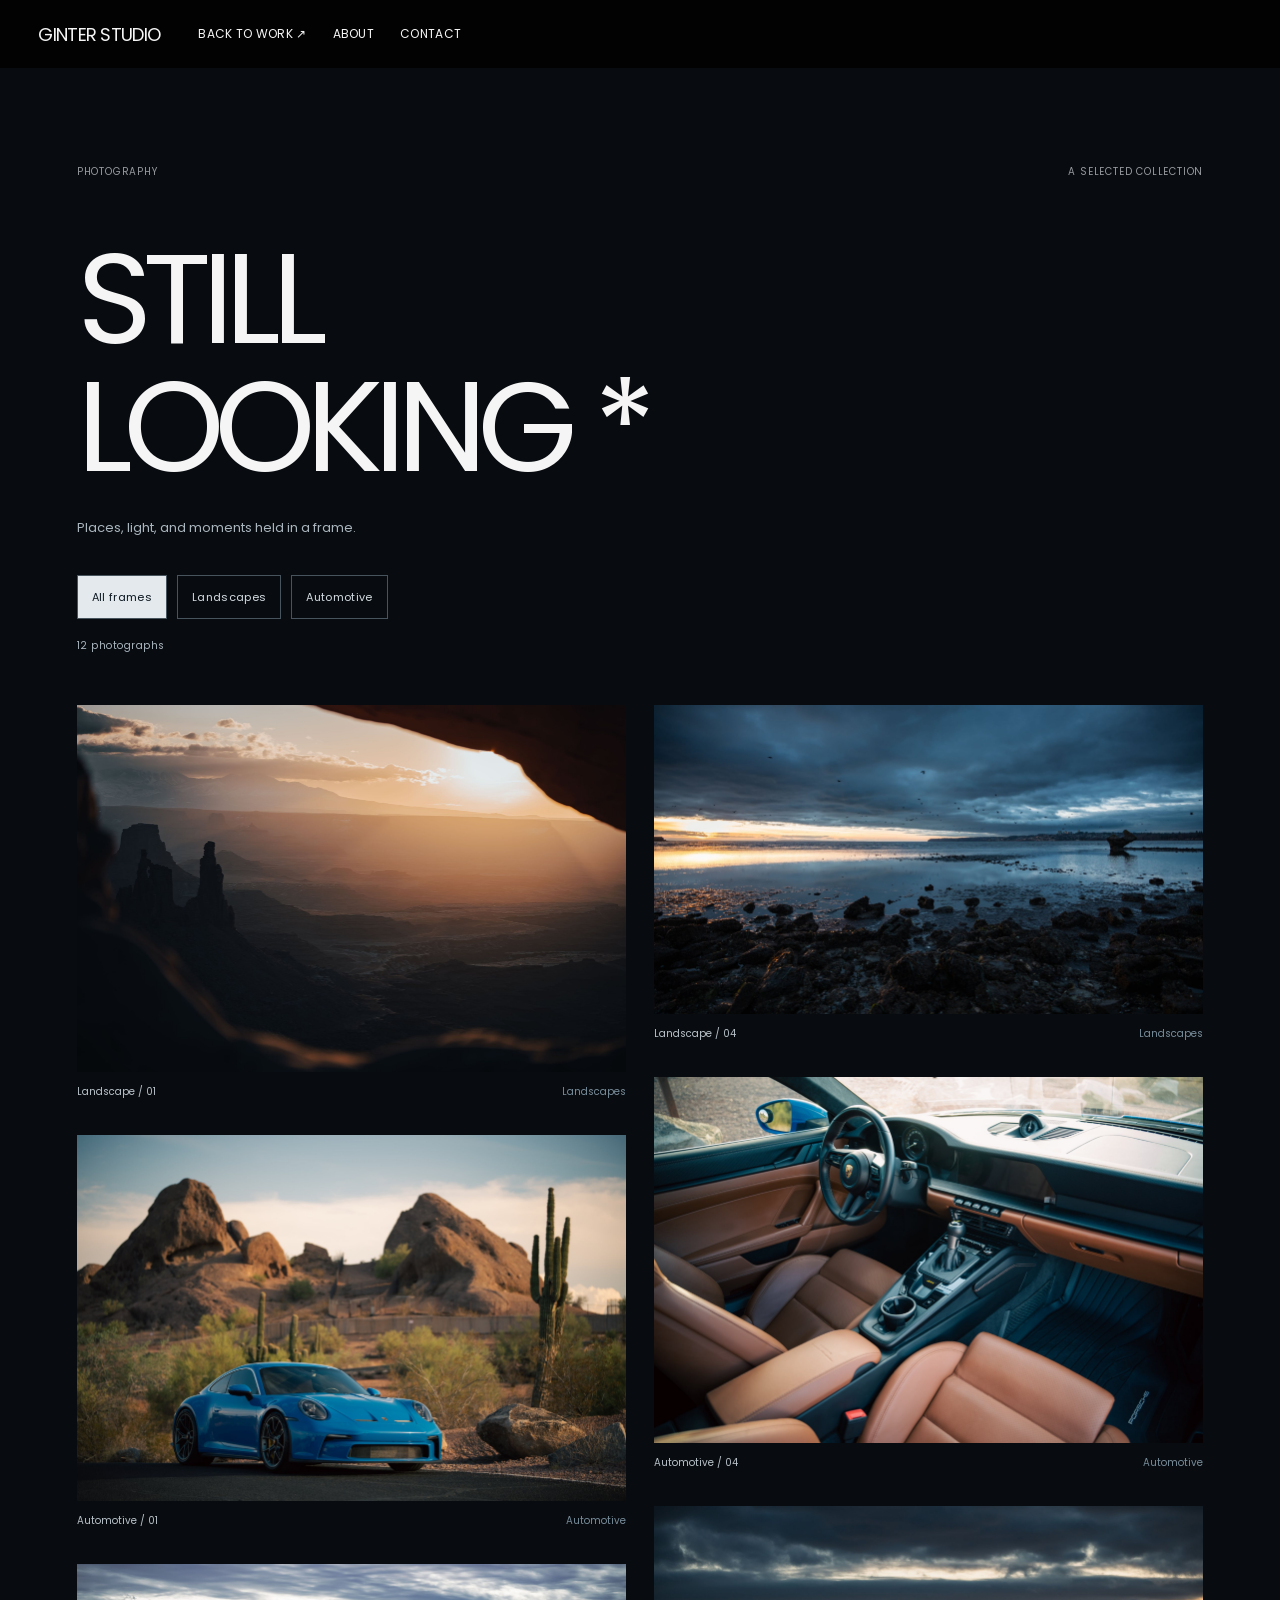
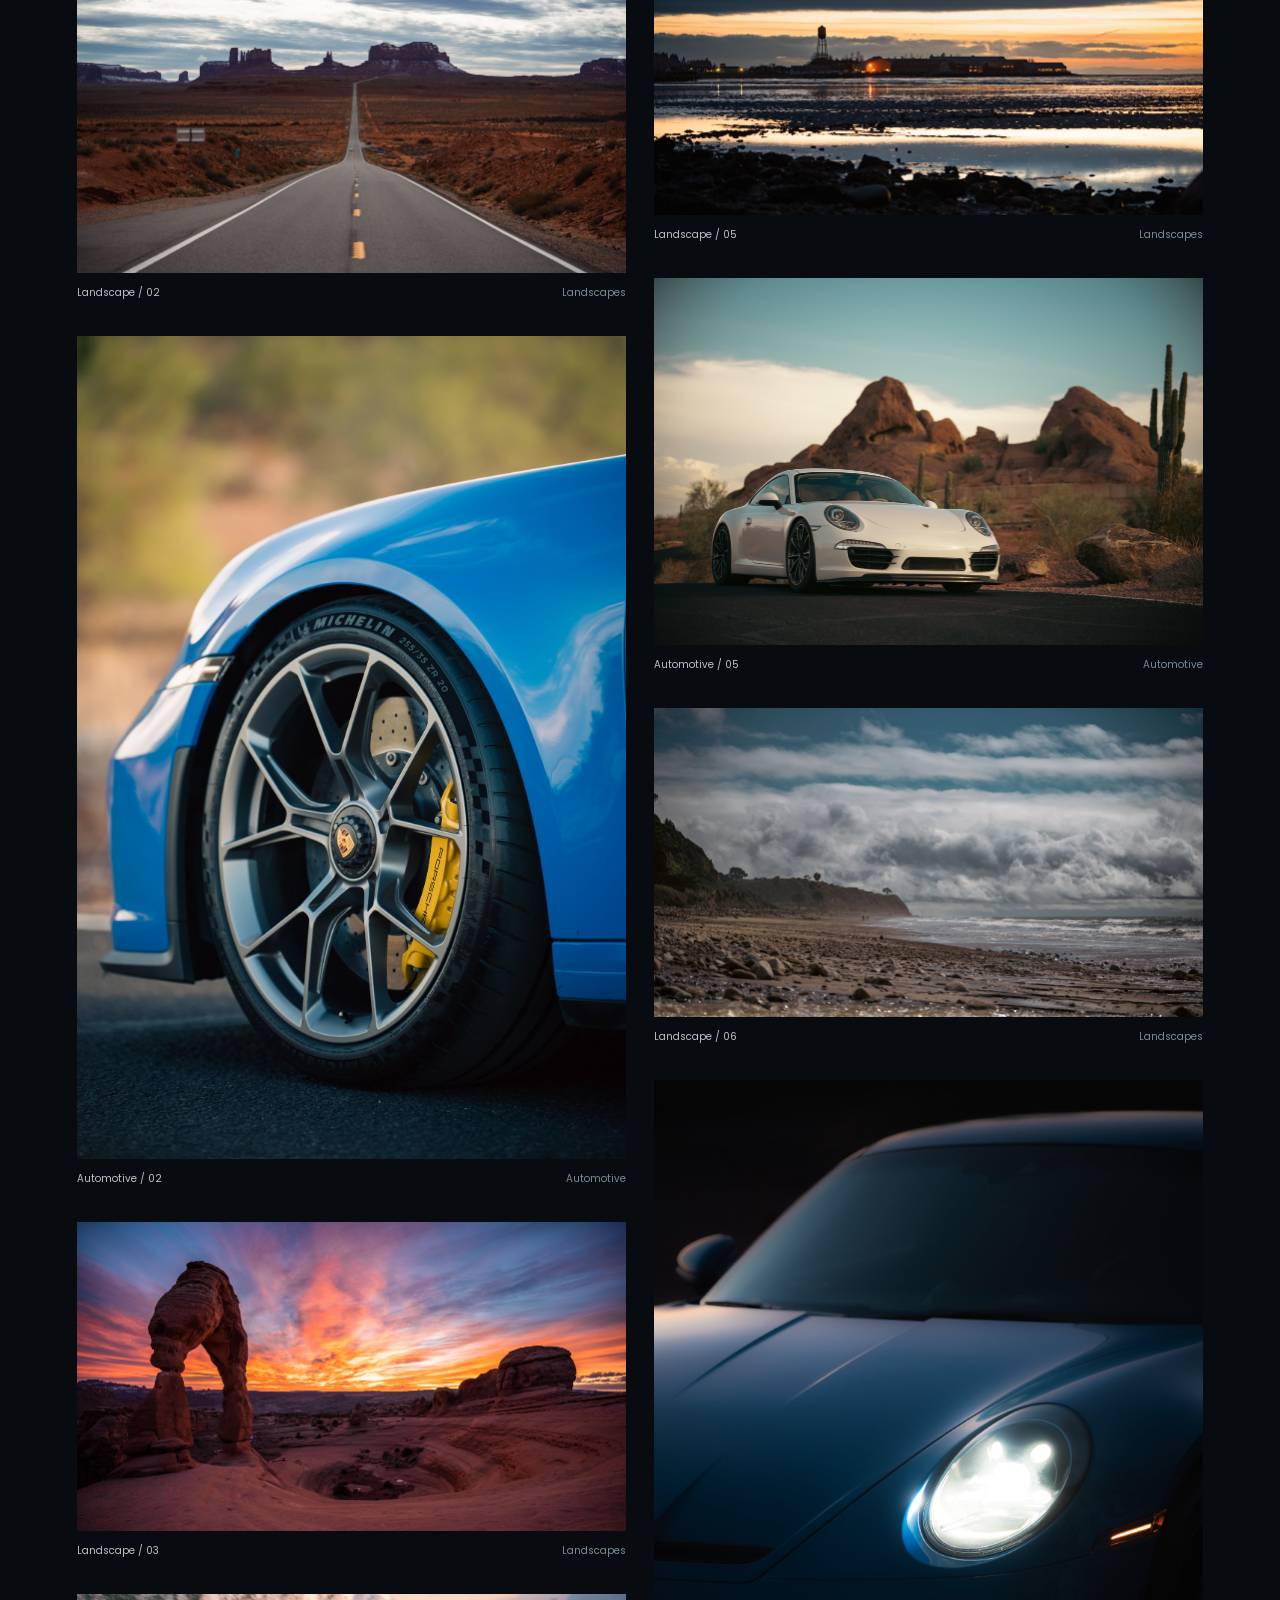
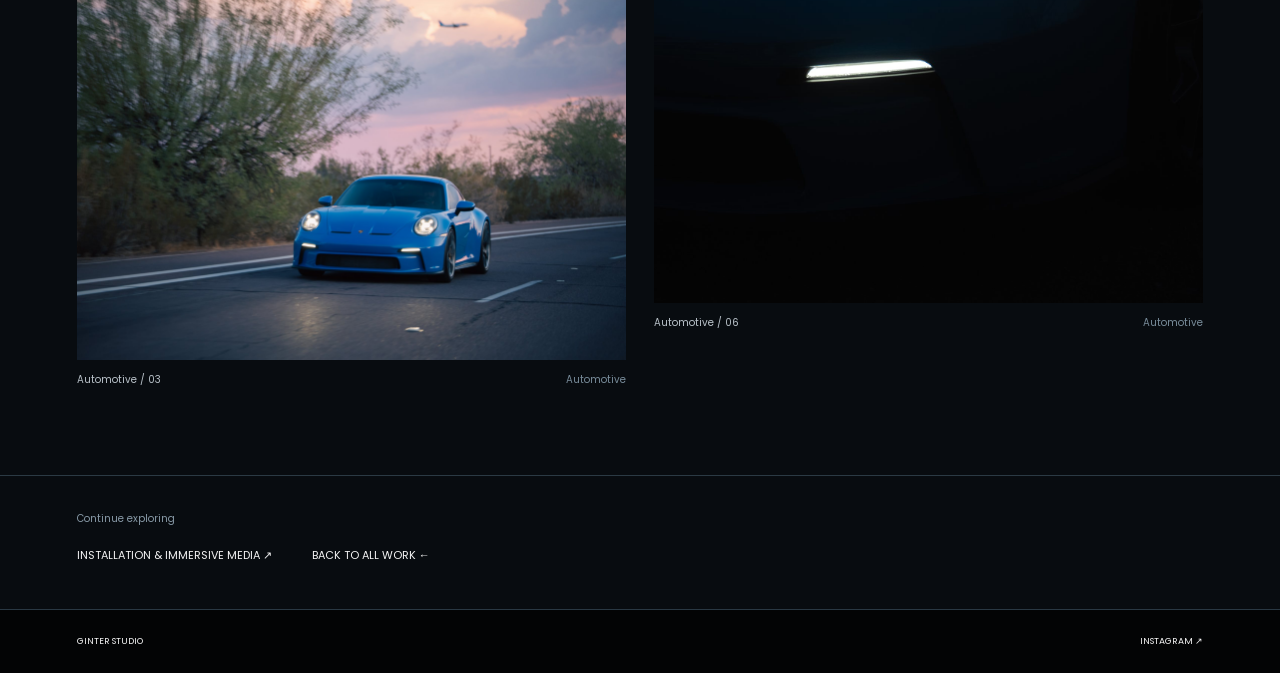
<file: photography.html>
<!doctype html>
<html lang="en"><head><meta charset="utf-8"><meta name="viewport" content="width=device-width,initial-scale=1"><meta name="theme-color" content="#080a0c"><title>Photography — GINTER STUDIO</title><link rel="stylesheet" href="style.css"></head><body class="photography-page"><a class="skip" href="#photographs">Skip to photographs</a><header class="site-header"><a class="brand" href="index.html#home">GINTER STUDIO</a><nav aria-label="Main navigation"><a href="index.html#work">BACK TO WORK ↗</a><a href="index.html#about">ABOUT</a><a href="index.html#contact">CONTACT</a></nav></header><main><section class="photo-intro section-pad"><div class="section-label"><span>PHOTOGRAPHY</span><span>A SELECTED COLLECTION</span></div><h1>STILL<br>LOOKING <span>*</span></h1><p>Places, light, and moments held in a frame.</p><div class="photo-filters" id="photo-filters" role="group" aria-label="Filter photographs"></div><p id="photo-count" role="status"></p></section><section class="photo-grid" id="photographs" aria-label="Photograph collection"></section><noscript><p class="section-pad"><a href="assets/original-dunes.jpg">View the original homepage photograph</a></p></noscript><section class="photo-end section-pad"><p>Continue exploring</p><a href="projects/polaris.html">INSTALLATION &amp; IMMERSIVE MEDIA ↗</a><a href="index.html#work">BACK TO ALL WORK ←</a></section></main><footer class="photo-footer"><span>GINTER STUDIO</span><a href="https://www.instagram.com/ginter_studio/" target="_blank" rel="noopener">INSTAGRAM ↗</a></footer><script type="module" src="photography.js"></script></body></html>
</file>
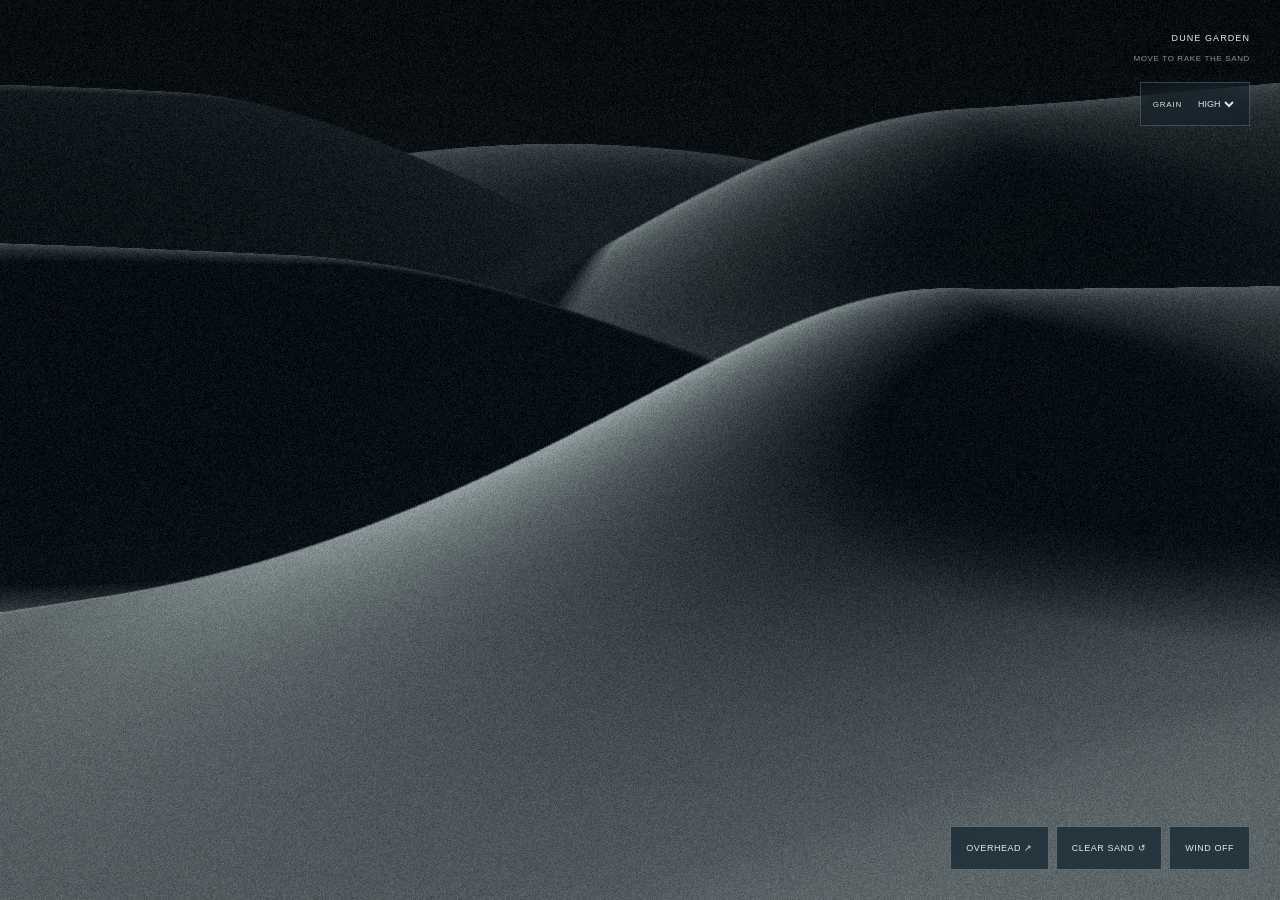
<file: sand.html>
<!doctype html>
<html lang="en">
<head>
<meta charset="utf-8">
<meta name="viewport" content="width=device-width,initial-scale=1,viewport-fit=cover">
<meta name="theme-color" content="#07131d">
<title>Dune Garden — GINTER STUDIO</title>
<style>
*{box-sizing:border-box}html,body{margin:0;width:100%;height:100%;overflow:hidden;background:#07131d;color:#e6e9e6;font-family:Arial,Helvetica,sans-serif}button,select,input{font:inherit}button,select{color:inherit}button{cursor:pointer}button:focus-visible,select:focus-visible,input:focus-visible{outline:2px solid #dce5df;outline-offset:4px}#sand-canvas,#sand-fallback{position:fixed;inset:0;display:block;width:100%;height:100%;touch-action:pan-y}#sand-fallback{display:none}body.touch-raking canvas{touch-action:none!important}#sand-hud{position:fixed;z-index:2;right:30px;top:30px;text-align:right;pointer-events:none;font-size:9px;letter-spacing:.12em;line-height:1.85;text-shadow:0 1px 12px #0009}#sand-hud span{display:block;color:#cad5d6a8;font-size:8px;letter-spacing:.08em;margin-top:5px}.sand-tools{position:fixed;z-index:3;right:30px;bottom:30px;display:flex;gap:7px;align-items:stretch}.sand-tools button,.sand-tools label{min-height:44px;border:1px solid #dae3df50;background:#0c1d29a8;backdrop-filter:blur(16px);font-size:9px;letter-spacing:.06em;white-space:nowrap}.sand-tools button{padding:11px 15px}.sand-tools button:hover,.sand-tools button[aria-pressed=true]{background:#405461bb;border-color:#cedbd7a0}.sand-tools label{display:flex;align-items:center;gap:9px;padding:0 12px;color:#d5dfdf}.sand-tools select{height:35px;max-width:70px;background:transparent;border:0;font-size:9px;letter-spacing:.03em;cursor:pointer}.sand-tools select option{background:#152b39}#sand-touch{display:none}#sand-ready{position:fixed;inset:0;display:grid;place-items:center;font-size:9px;letter-spacing:.15em;pointer-events:none;color:#d3dddd}body[data-state=ready] #sand-ready,body[data-state=fallback] #sand-ready{display:none}#rake-cursor{position:fixed;left:0;top:0;z-index:1;width:28px;height:28px;transform:translate(-50%,-50%);border:1px solid #e1e9e45c;border-radius:50%;pointer-events:none;opacity:0;transition:opacity .18s;mix-blend-mode:screen}#rake-cursor::after{content:"";position:absolute;inset:5px;border-radius:50%;border:1px solid #e4eee126}body.rake-over #rake-cursor{opacity:1}#sand-notice{position:fixed;right:30px;bottom:88px;z-index:2;margin:0;font-size:9px;line-height:1.6;letter-spacing:.04em;color:#cddbd7;opacity:0;pointer-events:none;transition:opacity .4s}#sand-notice.visible{opacity:1}@media(max-width:700px){#sand-hud{top:30px;right:22px;font-size:8px}#sand-hud span{max-width:150px;font-size:7px}.sand-tools{right:18px;bottom:118px;display:grid;grid-template-columns:1fr 1fr;gap:5px;width:192px}.sand-tools button,.sand-tools label{min-height:44px;font-size:8px;padding:8px 8px}.sand-tools label{justify-content:center;gap:4px}.sand-tools select{font-size:8px;max-width:62px}#sand-touch{display:block}#sand-wind{display:none}#sand-notice{right:18px;bottom:218px;font-size:8px;max-width:190px;text-align:right}#rake-cursor{display:none}}@media(prefers-reduced-motion:reduce){*{transition:none!important}}
#film-control{position:fixed;right:30px;top:82px;z-index:3;display:flex;align-items:center;gap:12px;min-height:44px;padding:0 12px;font-size:8px;letter-spacing:.10em;border:1px solid #dae3df38;background:#0b19266e;backdrop-filter:blur(14px);color:#dce1df}#film-grain{background:transparent;border:0;color:inherit;font-size:9px;min-height:40px;cursor:pointer}#film-grain option{background:#142736}@media(max-width:700px){#film-control{right:22px;top:76px;min-height:40px;padding:0 9px;gap:7px;font-size:7px}#film-grain{font-size:8px}}
</style>
</head>
<body data-state="loading">
<canvas id="sand-canvas" aria-label="Interactive grey blue dunes. Move your mouse over the sand to draw persistent rake marks, or focus this canvas and use the arrow keys to rake." tabindex="0" data-scene="sand" data-renderer="starting" data-frame="0" data-strokes="0" data-marks="0" data-view="dunes"></canvas>
<canvas id="sand-fallback" aria-hidden="true"></canvas>
<div id="sand-hud">DUNE GARDEN<span id="sand-instruction">MOVE TO RAKE THE SAND</span></div>
<label id="film-control" for="film-grain">GRAIN <select id="film-grain" aria-label="Film grain"><option value="0.010">LOW</option><option value="0.022">FILM</option><option value="0.034" selected>HIGH</option></select></label>
<p id="sand-notice" role="status" aria-live="polite"></p>
<div class="sand-tools" aria-label="Dune Garden controls">
<button id="sand-view" type="button" aria-label="Switch to overhead view" aria-pressed="false">OVERHEAD ↗</button>
<button id="sand-clear" type="button">CLEAR SAND ↺</button>
<button id="sand-wind" type="button" aria-pressed="false">WIND OFF</button>
<button id="sand-touch" type="button" aria-pressed="false">RAKE OFF</button>
</div>
<div id="rake-cursor" aria-hidden="true"></div>
<div id="sand-ready">SHAPING THE DUNES</div>
<script>
(()=>{'use strict';
// Every stroke changes a world-space sand height field. The same field is used
// for ray intersection, surface displacement, shadows and lighting.
const canvas=document.getElementById('sand-canvas'),fallbackCanvas=document.getElementById('sand-fallback');
const viewButton=document.getElementById('sand-view'),windButton=document.getElementById('sand-wind'),touchButton=document.getElementById('sand-touch'),notice=document.getElementById('sand-notice'),instruction=document.getElementById('sand-instruction'),cursor=document.getElementById('rake-cursor');
// Floating-point relief avoids the 8-bit stair steps of the first study.
const SIZE=matchMedia('(pointer:coarse)').matches?2048:3072,MIN_X=-36,MIN_Z=-48,SPAN=72,NEUTRAL=0;
const heights=new Float32Array(SIZE*SIZE);
const rakeWidth=4;
let gl=null,program=null,texture=null,uniforms={},postProgram=null,postUniforms={},sceneTexture=null,sceneFBO=null,isFallback=false,textureDirty=true,frame=0,strokes=0,marks=0,wind=false,touchRaking=false,overhead=false,viewMix=0,parentVisible=true,visible=true,lastTime=0,lastWind=0,lastDraw=0,raf=0,previousHit=null,latestPointer=null,mouseInside=false,strokeActive=false,noticeTimer=0,needsFallbackDraw=true,contextLost=false,windTimer=0;
const pointerQueue=[];let rakeAngle=null,previousTines=null,dirtyRect=null,grainAmount=.034;
let sceneValid=false;
const grainControl=document.getElementById('film-grain');
const coarse=matchMedia('(pointer:coarse)').matches,reduced=matchMedia('(prefers-reduced-motion:reduce)').matches;
const camera={position:[0,6.8,26],target:[1.2,.2,-30],right:[1,0,0],up:[0,1,0],forward:[0,0,-1],aspect:1,tan:.455};
function clamp(v,a,b){return Math.max(a,Math.min(b,v))}function mix(a,b,t){return a+(b-a)*t}function dot(a,b){return a[0]*b[0]+a[1]*b[1]+a[2]*b[2]}function sub(a,b){return[a[0]-b[0],a[1]-b[1],a[2]-b[2]]}function cross(a,b){return[a[1]*b[2]-a[2]*b[1],a[2]*b[0]-a[0]*b[2],a[0]*b[1]-a[1]*b[0]]}function normalized(a){let d=Math.hypot(...a)||1;return a.map(v=>v/d)}
function dune(d,near,far,height){const s=d>0?near:far;return height*Math.exp(-d*d/(s*s))}
// Five overlapping slopes follow the user-drawn guide: front right,
// middle left, rear right, rear left, and the distant central rise.
function slopeRamp(a,b,x){const t=clamp((x-a)/(b-a),0,1);return t*t*(3-2*t)}
function slopeJoin(a,b){const t=Math.max(.5-Math.abs(a-b),0)/.5;return Math.max(a,b)+t*t*.125}
// A Gaussian's maximum gradient is sqrt(2/e)*height/width. Include the
// largest stretch of the curved crest, then solve widths from target slopes.
// This bounds the rear dune's full 2D gradient, not just its side profile.
const rearDune=(()=>{
 const height=35,crestGradient=4*.035;
 const stretch=(Math.sqrt(4+crestGradient*crestGradient)+crestGradient)/2;
 const spread=degrees=>Math.sqrt(2/Math.E)*height*stretch/Math.tan(degrees*Math.PI/180);
 return {height,width:spread(18),windward:spread(18),lee:spread(32),limit:32};
})();
function baseHeight(x,z){
 const c0=z+3+10*Math.sin(x*.075+.4)+x*.22+x*x*.003;
 const c1=z+35+8*Math.sin(x*.070+.95)+x*.10;
 const c2=z+66+5*Math.sin(x*.045+.2)-x*.28;
 const c3=z+94+6*Math.sin(x*.040+.3)+x*.18;
 const c4=z+124+4*Math.sin(x*.035+.6);
 const h0=1.6+7.8*slopeRamp(-12,14,x);
 const h1=11.8-8.8*slopeRamp(-18,22,x);
 const h2=4+23*slopeRamp(-32,30,x);
 const h3=32-22*slopeRamp(-45,28,x);
 const h4=rearDune.height*Math.exp(-Math.pow((x+4)/rearDune.width,2));
 let h=dune(c0,14,3.4,h0);h=slopeJoin(h,dune(c1,16,4.2,h1));h=slopeJoin(h,dune(c2,20,5.8,h2));h=slopeJoin(h,dune(c3,23,7,h3));h=slopeJoin(h,dune(c4,rearDune.lee,rearDune.windward,h4));
 return -.7+.17*Math.sin(x*.077+z*.063)+h;
}
function markHeight(x,z){const u=(x-MIN_X)/SPAN*(SIZE-1),v=(z-MIN_Z)/SPAN*(SIZE-1);if(u<0||u>=SIZE-1||v<0||v>=SIZE-1)return 0;const i=Math.floor(u),j=Math.floor(v),fx=u-i,fy=v-j,a=j*SIZE+i;return mix(mix(heights[a],heights[a+1],fx),mix(heights[a+SIZE],heights[a+SIZE+1],fx),fy)}
function heightAt(x,z){return baseHeight(x,z)+markHeight(x,z)}
function updateCamera(){const t=viewMix*viewMix*(3-2*viewMix);camera.position=[mix(0,0,t),mix(6.8,36,t),mix(26,-3,t)];camera.target=[mix(1.2,0,t),mix(.2,0,t),mix(-30,-10,t)];camera.forward=normalized(sub(camera.target,camera.position));camera.right=normalized(cross(camera.forward,[0,1,0]));camera.up=cross(camera.right,camera.forward);camera.aspect=canvas.clientWidth/Math.max(1,canvas.clientHeight);camera.tan=mix(.455,.55,t)}
function castRay(px,py){
 if(isFallback){return{x:MIN_X+px/innerWidth*SPAN,z:MIN_Z+py/innerHeight*SPAN}}
 const nx=(px/innerWidth*2-1)*camera.aspect*camera.tan,ny=(1-py/innerHeight*2)*camera.tan;
 const rd=normalized(camera.forward.map((v,i)=>v+camera.right[i]*nx+camera.up[i]*ny)),ro=camera.position;
 let t=.2,previous=.2;for(let n=0;n<190&&t<240;n++){let x=ro[0]+rd[0]*t,y=ro[1]+rd[1]*t,z=ro[2]+rd[2]*t,d=y-heightAt(x,z);if(d<0){let lo=previous,hi=t;for(let k=0;k<9;k++){let m=(lo+hi)*.5;if(ro[1]+rd[1]*m>heightAt(ro[0]+rd[0]*m,ro[2]+rd[2]*m))lo=m;else hi=m}t=(lo+hi)*.5;x=ro[0]+rd[0]*t;z=ro[2]+rd[2]*t;return x>MIN_X+1&&x<MIN_X+SPAN-1&&z>MIN_Z+1&&z<MIN_Z+SPAN-1?{x,z}:null}previous=t;t+=clamp(d*.50,.23,2.8)}return null;
}
function updateStats(){canvas.dataset.strokes=String(strokes);canvas.dataset.marks=String(marks);canvas.dataset.view=overhead?'overhead':'dunes';canvas.dataset.wind=wind?'on':'off';canvas.dataset.rakeWidth=String(rakeWidth);canvas.dataset.heightResolution=String(SIZE);canvas.dataset.heightPrecision='float32';canvas.dataset.grain=String(grainAmount);canvas.dataset.duneCount='5';canvas.dataset.rearSlopeLimit=String(rearDune.limit)}
function say(message){notice.textContent=message;notice.classList.add('visible');clearTimeout(noticeTimer);noticeTimer=setTimeout(()=>notice.classList.remove('visible'),2600)}
// Sweep a continuous seven-tooth profile. The newest pass redistributes the
// sand across its whole footprint, including the ridges between the teeth.
function dirty(x0,y0,x1,y1){
 if(!dirtyRect)dirtyRect=[x0,y0,x1,y1];
 else{dirtyRect[0]=Math.min(dirtyRect[0],x0);dirtyRect[1]=Math.min(dirtyRect[1],y0);dirtyRect[2]=Math.max(dirtyRect[2],x1);dirtyRect[3]=Math.max(dirtyRect[3],y1)}
 textureDirty=true;needsFallbackDraw=true;
}
// A sub-texel lookup removes exponentials from the per-pixel drawing loop.
const rakeSamples=4096,rakeTable=new Float32Array((rakeSamples+1)*2);
for(let i=0;i<=rakeSamples;i++){
 const q=i/rakeSamples*3.62,d=Math.abs(q-Math.min(3,Math.round(q))),f=clamp((q-3.38)/.24,0,1);
 rakeTable[i*2]=-.038*Math.exp(-Math.pow(d/.235,2))+.010*Math.exp(-Math.pow((d-.39)/.16,2));
 rakeTable[i*2+1]=1-f*f*(3-2*f);
}
function sweepRake(from,to,spacing){
 const half=spacing*3.62,ppm=(SIZE-1)/SPAN;
 function edge(tines,side){const c=tines[3],dx=(tines[6].x-tines[0].x)/(6*spacing),dz=(tines[6].z-tines[0].z)/(6*spacing);return{x:c.x+dx*half*side,z:c.z+dz*half*side,q:half*side}}
 const a=edge(from,-1),b=edge(from,1),c=edge(to,1),d=edge(to,-1),corners=[a,b,c,d].map(p=>({x:(p.x-MIN_X)*ppm,z:(p.z-MIN_Z)*ppm,q:p.q/spacing}));
 // Shared cross-sections make adjacent strips continuous even through turns.
 // Clip to each swept strip: round end-caps would repeatedly refill the
 // freshly cut grooves immediately behind the moving rake.
 const x0=Math.max(1,Math.floor(Math.min(...corners.map(p=>p.x)))),x1=Math.min(SIZE-2,Math.ceil(Math.max(...corners.map(p=>p.x))));
 const y0=Math.max(1,Math.floor(Math.min(...corners.map(p=>p.z)))),y1=Math.min(SIZE-2,Math.ceil(Math.max(...corners.map(p=>p.z))));
 if(x0>x1||y0>y1)return;
 // Scan only covered spans instead of testing an almost-empty diagonal box.
 for(const ids of [[0,1,2],[0,2,3]]){
  const [p,q,r]=ids.map(i=>corners[i]),ux=q.x-p.x,uz=q.z-p.z,vx=r.x-p.x,vz=r.z-p.z,den=ux*vz-uz*vx;
  if(Math.abs(den)<1e-8)continue;
  const dx=((q.q-p.q)*vz-(r.q-p.q)*uz)/den,dz=(ux*(r.q-p.q)-vx*(q.q-p.q))/den;
  const [lo,mid,hi]=[p,q,r].sort((a,b)=>a.z-b.z),longStep=(hi.x-lo.x)/(hi.z-lo.z),lookupScale=rakeSamples/3.62,table=rakeTable;
  const upperStep=mid.z>lo.z?(mid.x-lo.x)/(mid.z-lo.z):0,lowerStep=hi.z>mid.z?(hi.x-mid.x)/(hi.z-mid.z):0;
  const first=Math.max(y0,Math.ceil(Math.min(p.z,q.z,r.z)-1e-6)),last=Math.min(y1,Math.floor(Math.max(p.z,q.z,r.z)+1e-6));
  for(let j=first;j<=last;j++){
   const longX=lo.x+(j-lo.z)*longStep;
   const shortX=j<mid.z||hi.z-mid.z<1e-9?lo.x+(j-lo.z)*upperStep:mid.x+(j-mid.z)*lowerStep;
   const left=Math.min(longX,shortX),right=Math.max(longX,shortX);
   const start=Math.max(x0,Math.ceil(left-1e-6)),end=Math.min(x1,Math.floor(right+1e-6));
   let offset=p.q+dx*(start-p.x)+dz*(j-p.z),idx=j*SIZE+start;
   for(let i=start;i<=end;i++,idx++,offset+=dx){
    let s=(offset<0?-offset:offset)*lookupScale;if(s>rakeSamples)s=rakeSamples;
    const k=s<rakeSamples?s|0:rakeSamples-1,f=s-k,n=k*2;
    const target=table[n]+(table[n+2]-table[n])*f,coverage=table[n+1]+(table[n+3]-table[n+1])*f,old=heights[idx];
    heights[idx]=old+(target-old)*coverage;
   }
  }
 }
 dirty(x0,y0,x1,y1);
}
function rakeStamp(x,z,angle){
 const nx=-Math.sin(angle),nz=Math.cos(angle),spacing=rakeWidth/7;
 const tines=Array.from({length:7},(_,i)=>({x:x+nx*(i-3)*spacing,z:z+nz*(i-3)*spacing}));
 if(previousTines)sweepRake(previousTines,tines,spacing);
 previousTines=tines;marks++;
}
function processPointer(){
 if(!pointerQueue.length)return;
 const points=pointerQueue.splice(0);latestPointer=null;
 for(const p of points){
  const hit=castRay(p.x,p.y);document.body.classList.toggle('rake-over',!!hit);
  if(!hit){previousHit=null;previousTines=null;rakeAngle=null;strokeActive=false;continue}
  if(!previousHit){previousHit=hit;continue}
  const dx=hit.x-previousHit.x,dz=hit.z-previousHit.z,distance=Math.hypot(dx,dz);
  if(distance<.002)continue;
  if(distance>18){previousHit=hit;previousTines=null;rakeAngle=null;strokeActive=false;continue}
  if(!strokeActive){strokes++;strokeActive=true}
  const direction=Math.atan2(dz,dx);if(rakeAngle===null)rakeAngle=direction;
  if(!previousTines)rakeStamp(previousHit.x,previousHit.z,rakeAngle);
  const steps=Math.max(1,Math.ceil(distance/.035)),step=distance/steps;
  for(let i=1;i<=steps;i++){
   const delta=((direction-rakeAngle+Math.PI*1.5)%Math.PI+Math.PI)%Math.PI-Math.PI*.5;
   const turn=delta*(1-Math.exp(-step/(rakeWidth*.32)));
   rakeAngle+=clamp(turn,-step*1.6/rakeWidth,step*1.6/rakeWidth);
   const t=i/steps;rakeStamp(mix(previousHit.x,hit.x,t),mix(previousHit.z,hit.z,t),rakeAngle);
  }
  previousHit=hit;
 }
 updateStats();
}
function releasePointer(){previousHit=null;previousTines=null;rakeAngle=null;pointerQueue.length=0;latestPointer=null;strokeActive=false;mouseInside=false;document.body.classList.remove('rake-over')}

function pointerMove(event){
 if(!visible||contextLost)return;if(event.pointerType==='touch'&&!touchRaking)return;
 if(event.pointerType==='touch'&&event.buttons===0)return;
 mouseInside=true;cursor.style.left=event.clientX+'px';cursor.style.top=event.clientY+'px';
 const samples=typeof event.getCoalescedEvents==='function'?event.getCoalescedEvents():[];
 for(const p of samples.length?samples:[event])pointerQueue.push({x:p.clientX,y:p.clientY});
 // Keep the complete recent curve when the browser groups rapid input.
 if(pointerQueue.length>256)pointerQueue.splice(0,pointerQueue.length-256);
 latestPointer=pointerQueue[pointerQueue.length-1];if(!raf)start();
}

function bindPointer(surface){surface.addEventListener('pointermove',pointerMove);surface.addEventListener('pointerdown',event=>{if(event.pointerType==='touch'&&!touchRaking)return;if(event.pointerType==='touch'){event.preventDefault();surface.setPointerCapture(event.pointerId)}releasePointer();pointerMove(event)});surface.addEventListener('pointerup',event=>{if(event.pointerType==='touch'){processPointer();releasePointer();start()}});surface.addEventListener('pointercancel',releasePointer);surface.addEventListener('pointerleave',releasePointer)}
bindPointer(canvas);bindPointer(fallbackCanvas);document.querySelector('.sand-tools').addEventListener('pointerenter',releasePointer);window.addEventListener('blur',releasePointer);
let keyboardPointer=null;function keyboardRake(event){if(!['ArrowLeft','ArrowRight','ArrowUp','ArrowDown','Escape'].includes(event.key))return;event.preventDefault();if(event.key==='Escape'){keyboardPointer=null;releasePointer();return}if(!keyboardPointer)keyboardPointer={x:innerWidth*.5,y:innerHeight*.73};const step=event.shiftKey?34:16;if(event.key==='ArrowLeft')keyboardPointer.x-=step;if(event.key==='ArrowRight')keyboardPointer.x+=step;if(event.key==='ArrowUp')keyboardPointer.y-=step;if(event.key==='ArrowDown')keyboardPointer.y+=step;keyboardPointer.x=clamp(keyboardPointer.x,24,innerWidth-24);keyboardPointer.y=clamp(keyboardPointer.y,innerHeight*.47,innerHeight-24);pointerMove({pointerType:'mouse',clientX:keyboardPointer.x,clientY:keyboardPointer.y})}for(const surface of [canvas,fallbackCanvas]){surface.addEventListener('keydown',keyboardRake);surface.addEventListener('blur',()=>{keyboardPointer=null;releasePointer()})}
viewButton.addEventListener('click',()=>{overhead=!overhead;viewButton.textContent=overhead?'DUNES ↙':'OVERHEAD ↗';viewButton.setAttribute('aria-label',overhead?'Switch to dunes view':'Switch to overhead view');viewButton.setAttribute('aria-pressed',String(overhead));releasePointer();updateStats();start()});
document.getElementById('sand-clear').addEventListener('click',()=>{heights.fill(NEUTRAL);strokes=0;marks=0;dirtyRect=null;textureDirty=true;needsFallbackDraw=true;releasePointer();updateStats();say('A clean beginning.');start()});
windButton.addEventListener('click',()=>{wind=!wind;windButton.textContent=wind?'WIND ON':'WIND OFF';windButton.setAttribute('aria-pressed',String(wind));updateStats();say(wind?'The wind will slowly soften your marks.':'Your marks will stay in the sand.');start()});
touchButton.addEventListener('click',()=>{touchRaking=!touchRaking;touchButton.textContent=touchRaking?'RAKE ON':'RAKE OFF';touchButton.setAttribute('aria-pressed',String(touchRaking));document.body.classList.toggle('touch-raking',touchRaking);instruction.textContent=touchRaking?'DRAG TO RAKE · TAP RAKE TO SCROLL':(coarse?'TAP RAKE ON TO DRAW IN THE SAND':'MOVE TO RAKE THE SAND');releasePointer()});
if(coarse)instruction.textContent='TAP RAKE ON TO DRAW IN THE SAND';
grainControl.addEventListener('change',()=>{grainAmount=Number(grainControl.value);updateStats();needsFallbackDraw=true;start()});
grainControl.addEventListener('pointerenter',releasePointer);
const vertexSource=`#version 300 es
precision highp float;
out vec2 vUV;
void main(){vec2 p=vec2((gl_VertexID<<1)&2,gl_VertexID&2);vUV=p;gl_Position=vec4(p*2.-1.,0.,1.);}`;
const fragmentSource=`#version 300 es
precision highp float;
in vec2 vUV;
out vec4 fragColor;
uniform sampler2D uMarks;
uniform vec2 uResolution;
uniform vec3 uCamera,uForward,uRight,uUp;
uniform vec4 uRearDune;
uniform float uAspect,uTan,uTime;
uniform int uQuality;
const vec3 LIGHT=vec3(-.730,.380,-.568);
float hash(vec2 p){return fract(sin(dot(p,vec2(127.1,311.7)))*43758.5453);}
float noise(vec2 p){vec2 i=floor(p),f=fract(p);f=f*f*(3.-2.*f);return mix(mix(hash(i),hash(i+vec2(1,0)),f.x),mix(hash(i+vec2(0,1)),hash(i+1.),f.x),f.y);}
float dune(float d,float a,float b,float h){float s=d>0.?a:b;return h*exp(-d*d/(s*s));}
float slopeJoin(float a,float b){float t=max(.5-abs(a-b),0.)/.5;return max(a,b)+t*t*.125;}
float base(vec2 p){float x=p.x,z=p.y;
 float c0=z+3.+10.*sin(x*.075+.4)+x*.22+x*x*.003;
 float c1=z+35.+8.*sin(x*.070+.95)+x*.10;
 float c2=z+66.+5.*sin(x*.045+.2)-x*.28;
 float c3=z+94.+6.*sin(x*.040+.3)+x*.18;
 float c4=z+124.+4.*sin(x*.035+.6);
 float h0=1.6+7.8*smoothstep(-12.,14.,x);
 float h1=11.8-8.8*smoothstep(-18.,22.,x);
 float h2=4.+23.*smoothstep(-32.,30.,x);
 float h3=32.-22.*smoothstep(-45.,28.,x);
 float h4=uRearDune.x*exp(-pow((x+4.)/uRearDune.y,2.));
 float h=dune(c0,14.,3.4,h0);h=slopeJoin(h,dune(c1,16.,4.2,h1));h=slopeJoin(h,dune(c2,20.,5.8,h2));h=slopeJoin(h,dune(c3,23.,7.,h3));h=slopeJoin(h,dune(c4,uRearDune.z,uRearDune.w,h4));
 return -.7+.17*sin(x*.077+z*.063)+h;
}
float mark(vec2 p){
 vec2 uv=(p-vec2(-36.,-48.))/72.;if(any(lessThan(uv,vec2(0.)))||any(greaterThan(uv,vec2(1.))))return 0.;
 // Explicit smooth bilinear interpolation works with R32F on all WebGL2
 // implementations, without depending on float-linear extensions.
 ivec2 sz=textureSize(uMarks,0);vec2 q=uv*vec2(sz-1);ivec2 a=ivec2(floor(q));vec2 f=fract(q);f=f*f*(3.-2.*f);
 ivec2 b=min(a+ivec2(1),sz-1);
 return mix(mix(texelFetch(uMarks,a,0).r,texelFetch(uMarks,ivec2(b.x,a.y),0).r,f.x),mix(texelFetch(uMarks,ivec2(a.x,b.y),0).r,texelFetch(uMarks,b,0).r,f.x),f.y);
}

float terrain(vec2 p){return base(p)+mark(p);}
float ripples(vec2 p){float windWarp=p.x*55.+p.y*11.3+.8*sin(p.y*.44)+1.2*sin(p.x*.11+p.y*.15);return sin(windWarp)*.00009+sin(windWarp*1.96+.9)*.00002;}
float surface(vec2 p){return base(p)+mark(p)*.68+ripples(p);}
vec3 sky(vec3 ray){float horizon=exp(-max(ray.y,0.)*3.8);vec3 col=mix(vec3(.009,.019,.029),vec3(.040,.068,.084),horizon);float haze=exp(-abs(ray.x+.28)*1.6)*horizon;return col+vec3(.006,.010,.011)*haze;}
float shadow(vec3 p){float result=1.,t=.16;for(int i=0;i<20;i++){vec3 q=p+LIGHT*t;float delta=q.y-base(q.xz);result=min(result,10.*delta/t);t+=.20+t*.18;}return clamp(result,.0,1.);}
void main(){
 vec2 uv=(gl_FragCoord.xy/uResolution)*2.-1.;vec3 rd=normalize(uForward+uRight*uv.x*uAspect*uTan+uUp*uv.y*uTan),ro=uCamera;
 float t=.15,last=.15;bool hit=false;
 for(int i=0;i<230;i++){if(t>230.)break;vec3 q=ro+rd*t;if(q.y>48.&&rd.y>=0.)break;float d=q.y-terrain(q.xz);if(d<0.){hit=true;break;}last=t;t+=clamp(d*.50,.23,2.8);}
 if(!hit&&rd.y<-.005){float farT=(-1.1-ro.y)/rd.y;vec3 farP=ro+rd*farT;if(farT>t&&farT<650.&&farP.y<terrain(farP.xz)){last=t;t=farT;hit=true;}}
 vec3 color=sky(rd);
 if(hit){float lo=last,hi=t;for(int i=0;i<14;i++){float m=(lo+hi)*.5;vec3 q=ro+rd*m;if(q.y>terrain(q.xz))lo=m;else hi=m;}t=(lo+hi)*.5;vec3 p=ro+rd*t;float ep=.030;
  vec3 n=normalize(vec3(surface(p.xz-vec2(ep,0.))-surface(p.xz+vec2(ep,0.)),2.*ep,surface(p.xz-vec2(0.,ep))-surface(p.xz+vec2(0.,ep))));
  vec3 bn=normalize(vec3(base(p.xz-vec2(.09,0.))-base(p.xz+vec2(.09,0.)),.18,base(p.xz-vec2(0.,.09))-base(p.xz+vec2(0.,.09))));
  float sun=max(dot(n,LIGHT),0.);float sh=shadow(p+bn*.045);float ambient=.04+.025*max(n.y,0.);float broad=max(dot(bn,LIGHT),0.);
  float grain=noise(p.xz*270.);float material=.96+.08*(grain-.5)+.023*(noise(p.xz*1.8)-.5);
  vec3 sand=vec3(.610,.638,.626)*material;
  vec3 coolShade=vec3(.016,.038,.054);
  float direct=pow(sun,.88)*mix(.025,1.,sh);
  color=sand*direct*1.42+coolShade*(.8+.4*max(n.y,0.));
  color+=sand*.13*smoothstep(45.,85.,-p.z)*max(n.y,.35);
  float depression=mark(p.xz);float packed=1.-smoothstep(-.045,-.012,depression);color*=1.-packed*.045;
  float glint=pow(max(dot(n,normalize(LIGHT-rd)),0.),24.)*.016*sh;color+=vec3(.6,.70,.76)*glint;
  float fog=1.-exp(-max(t-25.,0.)*.006);color=mix(color,vec3(.045,.077,.093),fog*.7);
  // Fine wind ripples fade naturally into the distance, not a screen texture.
  float rippleMask=clamp(1.-t/90.,0.,1.);color*=1.+sin(p.x*55.+p.z*11.3+.8*sin(p.z*.44))*rippleMask*.0025;
 }
 color=pow(max(color,vec3(0.)),vec3(.93));
 // Grain is added at final display resolution, after edge antialiasing.
 float vig=1.-.12*pow(length(uv*vec2(.64,.48)),1.7);color*=vig;
 fragColor=vec4(clamp(color,0.,1.),1.);
}`;
const postSource=`#version 300 es
precision highp float;
in vec2 vUV;out vec4 fragColor;
uniform sampler2D uScene;uniform vec2 uResolution;uniform float uGrain;
float luma(vec3 c){return dot(c,vec3(.299,.587,.114));}
uint hashGrain(uint n){n^=n>>16;n*=0x7feb352du;n^=n>>15;n*=0x846ca68bu;return n^(n>>16);}
float randomGrain(uvec2 p,uint seed){return float(hashGrain(p.x*1973u+p.y*9277u+seed))/4294967295.;}
void main(){
 vec2 uv=gl_FragCoord.xy/uResolution,px=1./uResolution;
 vec3 c=texture(uScene,uv).rgb;
 float nw=luma(texture(uScene,uv+px*vec2(-1,1)).rgb),ne=luma(texture(uScene,uv+px*vec2(1,1)).rgb);
 float sw=luma(texture(uScene,uv+px*vec2(-1,-1)).rgb),se=luma(texture(uScene,uv+px*vec2(1,-1)).rgb),m=luma(c);
 float low=min(m,min(min(nw,ne),min(sw,se))),high=max(m,max(max(nw,ne),max(sw,se)));
 if(high-low>max(.006,high*.075)){
  vec2 dir=vec2(-((nw+ne)-(sw+se)),((nw+sw)-(ne+se)));
  float reduce=max((nw+ne+sw+se)*.03125,.001);float inv=1./(min(abs(dir.x),abs(dir.y))+reduce);
  dir=clamp(dir*inv,vec2(-6),vec2(6))*px;
  vec3 a=.5*(texture(uScene,uv+dir*(-1./6.)).rgb+texture(uScene,uv+dir*(1./6.)).rgb);
  vec3 b=a*.5+.25*(texture(uScene,uv+dir*(-.5)).rgb+texture(uScene,uv+dir*.5).rgb);
  c=luma(b)<low||luma(b)>high?a:b;
 }
 // Fine, monochrome silver grain. It remains stable on a still frame and
 // is applied after FXAA, so the texture never turns into enlarged blocks.
 uvec2 p=uvec2(gl_FragCoord.xy);float g=(randomGrain(p,17u)+randomGrain(p,19711u)+randomGrain(p,397163u)+randomGrain(p,941071u)-2.)*1.73205;
 float density=mix(.65,1.,sqrt(clamp(luma(c),0.,1.)));
 c+=vec3(g*uGrain*density);
 fragColor=vec4(clamp(c,0.,1.),1.);
}`;

function compile(type,source){const s=gl.createShader(type);gl.shaderSource(s,source);gl.compileShader(s);if(!gl.getShaderParameter(s,gl.COMPILE_STATUS)){const message=gl.getShaderInfoLog(s);gl.deleteShader(s);throw Error(message)}return s}
function makeProgram(fragment){const p=gl.createProgram();gl.attachShader(p,compile(gl.VERTEX_SHADER,vertexSource));gl.attachShader(p,compile(gl.FRAGMENT_SHADER,fragment));gl.linkProgram(p);if(!gl.getProgramParameter(p,gl.LINK_STATUS))throw Error(gl.getProgramInfoLog(p));return p}
function initGL(){
 gl=canvas.getContext('webgl2',{alpha:false,antialias:false,depth:false,stencil:false,powerPreference:'high-performance',preserveDrawingBuffer:false});if(!gl)throw Error('WebGL 2 unavailable');
 program=makeProgram(fragmentSource);postProgram=makeProgram(postSource);gl.bindVertexArray(gl.createVertexArray());
 for(const key of ['uMarks','uResolution','uCamera','uForward','uRight','uUp','uAspect','uTan','uTime','uRearDune'])uniforms[key]=gl.getUniformLocation(program,key);
 for(const key of ['uScene','uResolution','uGrain'])postUniforms[key]=gl.getUniformLocation(postProgram,key);
 texture=gl.createTexture();gl.activeTexture(gl.TEXTURE0);gl.bindTexture(gl.TEXTURE_2D,texture);gl.pixelStorei(gl.UNPACK_ALIGNMENT,1);
 gl.texImage2D(gl.TEXTURE_2D,0,gl.R32F,SIZE,SIZE,0,gl.RED,gl.FLOAT,heights);
 gl.texParameteri(gl.TEXTURE_2D,gl.TEXTURE_MIN_FILTER,gl.NEAREST);gl.texParameteri(gl.TEXTURE_2D,gl.TEXTURE_MAG_FILTER,gl.NEAREST);
 gl.texParameteri(gl.TEXTURE_2D,gl.TEXTURE_WRAP_S,gl.CLAMP_TO_EDGE);gl.texParameteri(gl.TEXTURE_2D,gl.TEXTURE_WRAP_T,gl.CLAMP_TO_EDGE);
 sceneTexture=gl.createTexture();gl.bindTexture(gl.TEXTURE_2D,sceneTexture);gl.texParameteri(gl.TEXTURE_2D,gl.TEXTURE_MIN_FILTER,gl.LINEAR);gl.texParameteri(gl.TEXTURE_2D,gl.TEXTURE_MAG_FILTER,gl.LINEAR);gl.texParameteri(gl.TEXTURE_2D,gl.TEXTURE_WRAP_S,gl.CLAMP_TO_EDGE);gl.texParameteri(gl.TEXTURE_2D,gl.TEXTURE_WRAP_T,gl.CLAMP_TO_EDGE);
 sceneFBO=gl.createFramebuffer();
 gl.useProgram(program);gl.uniform1i(uniforms.uMarks,0);gl.uniform4f(uniforms.uRearDune,rearDune.height,rearDune.width,rearDune.lee,rearDune.windward);gl.useProgram(postProgram);gl.uniform1i(postUniforms.uScene,0);
 canvas.dataset.renderer='webgl2';canvas.dataset.antialias='FXAA';document.body.dataset.state='ready';
}

function initFallback(message){isFallback=true;canvas.style.display='none';fallbackCanvas.style.display='block';canvas.setAttribute('aria-hidden','true');canvas.tabIndex=-1;fallbackCanvas.removeAttribute('aria-hidden');fallbackCanvas.tabIndex=0;fallbackCanvas.setAttribute('aria-label',canvas.getAttribute('aria-label'));canvas.dataset.renderer='canvas2d';canvas.dataset.fallbackReason=message;document.body.dataset.state='fallback';overhead=true;viewMix=1;viewButton.disabled=true;viewButton.textContent='OVERHEAD';instruction.textContent=coarse?'TAP RAKE ON TO DRAW':'MOVE TO RAKE · OVERHEAD VIEW';updateStats()}
function drawFallback(){const w=Math.min(1280,Math.round(innerWidth*Math.min(devicePixelRatio||1,1.5))),h=Math.max(180,Math.round(w*innerHeight/innerWidth));fallbackCanvas.width=w;fallbackCanvas.height=h;const context=fallbackCanvas.getContext('2d'),data=context.createImageData(w,h);for(let j=0;j<h;j++){for(let i=0;i<w;i++){const x=MIN_X+i/w*SPAN,z=MIN_Z+j/h*SPAN,e=.075,n=normalized([heightAt(x-e,z)-heightAt(x+e,z),2*e,heightAt(x,z-e)-heightAt(x,z+e)]),sun=Math.max(dot(n,[-.730,.380,-.568]),0),v=.16+sun*.86,k=(j*w+i)*4;data.data[k]=Math.round((.475*v+.019)*255);data.data[k+1]=Math.round((.5*v+.031)*255);data.data[k+2]=Math.round((.494*v+.043)*255);const grain=((Math.random()+Math.random()+Math.random()+Math.random())-2)*1.732*grainAmount*255*.8;data.data[k]+=grain;data.data[k+1]+=grain;data.data[k+2]+=grain;data.data[k+3]=255}}context.putImageData(data,0,0);needsFallbackDraw=false}
function resize(){
 if(isFallback){needsFallbackDraw=true;return}
 const dpr=Math.min(devicePixelRatio||1,2),maxPixels=coarse?1800000:6800000;
 const scale=Math.min(1,Math.sqrt(maxPixels/(innerWidth*innerHeight*dpr*dpr))),w=Math.max(1,Math.round(innerWidth*dpr*scale)),h=Math.max(1,Math.round(innerHeight*dpr*scale));
 if(canvas.width!==w||canvas.height!==h||!canvas.dataset.renderSize){
  canvas.width=w;canvas.height=h;gl.bindTexture(gl.TEXTURE_2D,sceneTexture);gl.texImage2D(gl.TEXTURE_2D,0,gl.RGBA8,w,h,0,gl.RGBA,gl.UNSIGNED_BYTE,null);
  gl.bindFramebuffer(gl.FRAMEBUFFER,sceneFBO);gl.framebufferTexture2D(gl.FRAMEBUFFER,gl.COLOR_ATTACHMENT0,gl.TEXTURE_2D,sceneTexture,0);
  if(gl.checkFramebufferStatus(gl.FRAMEBUFFER)!==gl.FRAMEBUFFER_COMPLETE)throw Error('Scene target unavailable');gl.bindFramebuffer(gl.FRAMEBUFFER,null);gl.viewport(0,0,w,h);
 }
 canvas.dataset.renderSize=w+'x'+h;sceneValid=false;updateCamera();
}
function uploadRelief(){
 gl.activeTexture(gl.TEXTURE0);gl.bindTexture(gl.TEXTURE_2D,texture);
 if(dirtyRect){
  const [x,y,r,b]=dirtyRect;gl.pixelStorei(gl.UNPACK_ROW_LENGTH,SIZE);gl.pixelStorei(gl.UNPACK_SKIP_PIXELS,x);gl.pixelStorei(gl.UNPACK_SKIP_ROWS,y);
  gl.texSubImage2D(gl.TEXTURE_2D,0,x,y,r-x+1,b-y+1,gl.RED,gl.FLOAT,heights);
  gl.pixelStorei(gl.UNPACK_ROW_LENGTH,0);gl.pixelStorei(gl.UNPACK_SKIP_PIXELS,0);gl.pixelStorei(gl.UNPACK_SKIP_ROWS,0);
 }else gl.texSubImage2D(gl.TEXTURE_2D,0,0,0,SIZE,SIZE,gl.RED,gl.FLOAT,heights);
 textureDirty=false;dirtyRect=null;
}

function erode(){for(let n=0;n<heights.length;n++)heights[n]*=.96;dirtyRect=null;textureDirty=true;needsFallbackDraw=true}

function reliefScreenRect(rect){
 const x0=MIN_X+rect[0]/(SIZE-1)*SPAN,x1=MIN_X+rect[2]/(SIZE-1)*SPAN,z0=MIN_Z+rect[1]/(SIZE-1)*SPAN,z1=MIN_Z+rect[3]/(SIZE-1)*SPAN;
 let low=Infinity,high=-Infinity;
 for(let j=0;j<=4;j++)for(let i=0;i<=4;i++){const h=baseHeight(mix(x0,x1,i/4),mix(z0,z1,j/4));low=Math.min(low,h);high=Math.max(high,h)}
 // Conservative bounds include unsampled terrain slopes and all rake relief.
 const margin=7*Math.hypot((x1-x0)/8,(z1-z0)/8)+.12;low-=margin;high+=margin;
 let left=Infinity,right=-Infinity,bottom=Infinity,top=-Infinity;
 for(const x of [x0,x1])for(const z of [z0,z1])for(const y of [low,high]){
  const p=sub([x,y,z],camera.position),depth=dot(p,camera.forward);if(depth<.2)return null;
  const sx=(.5+.5*dot(p,camera.right)/(depth*camera.tan*camera.aspect))*canvas.width,sy=(.5+.5*dot(p,camera.up)/(depth*camera.tan))*canvas.height;
  left=Math.min(left,sx);right=Math.max(right,sx);bottom=Math.min(bottom,sy);top=Math.max(top,sy);
 }
 const pad=12,x=Math.max(0,Math.floor(left)-pad),y=Math.max(0,Math.floor(bottom)-pad),r=Math.min(canvas.width,Math.ceil(right)+pad),t=Math.min(canvas.height,Math.ceil(top)+pad);
 return r>x&&t>y?[x,y,r-x,t-y]:null;
}
function render(now){
 raf=0;if(!visible||contextLost)return;
 const dt=Math.min((now-lastTime)/1000,.05)||.016;lastTime=now;
 const target=overhead?1:0,cameraMoving=viewMix!==target;
 if(Math.abs(viewMix-target)>.0002){viewMix=reduced?target:mix(viewMix,target,1-Math.exp(-dt*4.6));previousHit=null;previousTines=null;rakeAngle=null;pointerQueue.length=0}else viewMix=target;
 updateCamera();const inputStart=performance.now();processPointer();canvas.dataset.inputMs=(performance.now()-inputStart).toFixed(2);
 if(wind&&marks&&now-lastWind>550){erode();lastWind=now}
 if(isFallback){if(needsFallbackDraw&&now-lastDraw>80){drawFallback();lastDraw=now}}
 else{
  const patch=sceneValid&&!cameraMoving&&dirtyRect?reliefScreenRect(dirtyRect):null;
  if(textureDirty)uploadRelief();gl.bindFramebuffer(gl.FRAMEBUFFER,sceneFBO);
  if(patch){gl.enable(gl.SCISSOR_TEST);gl.scissor(...patch)}
  gl.activeTexture(gl.TEXTURE0);gl.bindTexture(gl.TEXTURE_2D,texture);gl.useProgram(program);
  gl.uniform2f(uniforms.uResolution,canvas.width,canvas.height);gl.uniform3fv(uniforms.uCamera,camera.position);gl.uniform3fv(uniforms.uForward,camera.forward);gl.uniform3fv(uniforms.uRight,camera.right);gl.uniform3fv(uniforms.uUp,camera.up);gl.uniform1f(uniforms.uAspect,camera.aspect);gl.uniform1f(uniforms.uTan,camera.tan);gl.uniform1f(uniforms.uTime,now/1000);gl.drawArrays(gl.TRIANGLES,0,3);
  gl.disable(gl.SCISSOR_TEST);sceneValid=true;canvas.dataset.redraw=patch?'local':'full';canvas.dataset.scenePixels=String(patch?patch[2]*patch[3]:canvas.width*canvas.height);
  gl.bindFramebuffer(gl.FRAMEBUFFER,null);gl.bindTexture(gl.TEXTURE_2D,sceneTexture);gl.useProgram(postProgram);gl.uniform2f(postUniforms.uResolution,canvas.width,canvas.height);gl.uniform1f(postUniforms.uGrain,grainAmount);gl.drawArrays(gl.TRIANGLES,0,3);
 }
 frame++;canvas.dataset.frame=String(frame);
 if(latestPointer||viewMix!==target||(isFallback&&needsFallbackDraw)){raf=requestAnimationFrame(render)}
 else if(wind&&marks){windTimer=setTimeout(()=>{windTimer=0;start()},Math.max(30,560-(now-lastWind)))}
}
function start(){if(windTimer){clearTimeout(windTimer);windTimer=0}if(visible&&!raf&&!contextLost){lastTime=performance.now();raf=requestAnimationFrame(render)}}
function syncVisibility(){visible=parentVisible&&!document.hidden;canvas.dataset.active=String(visible);if(!visible){if(raf)cancelAnimationFrame(raf);raf=0;if(windTimer)clearTimeout(windTimer);windTimer=0;releasePointer()}else{resize();start()}parent.postMessage({type:'ginter-sand-state',visible,frame},location.origin)}
window.addEventListener('resize',()=>{resize();releasePointer();start()});document.addEventListener('visibilitychange',syncVisibility);window.addEventListener('message',event=>{if(event.source!==parent||event.origin!==location.origin)return;if(event.data?.type==='ginter-sand-visibility'){parentVisible=Boolean(event.data.visible);syncVisibility()}});canvas.addEventListener('webglcontextlost',event=>{event.preventDefault();contextLost=true;canvas.dataset.renderer='context-lost';if(raf)cancelAnimationFrame(raf);raf=0;releasePointer();say('The scene is resting. Reload to restore the view.')});canvas.addEventListener('webglcontextrestored',()=>{contextLost=false;try{initGL();textureDirty=true;dirtyRect=null;canvas.dataset.renderSize='';resize();start()}catch(error){initFallback(error.message);start()}});
try{initGL()}catch(error){initFallback(error.message)}updateStats();resize();syncVisibility();parent.postMessage({type:'ginter-sand-ready',renderer:canvas.dataset.renderer},location.origin);window.addEventListener('pagehide',()=>{if(raf)cancelAnimationFrame(raf);raf=0;if(windTimer)clearTimeout(windTimer);windTimer=0});
})();
</script>
</body>
</html>
</file>
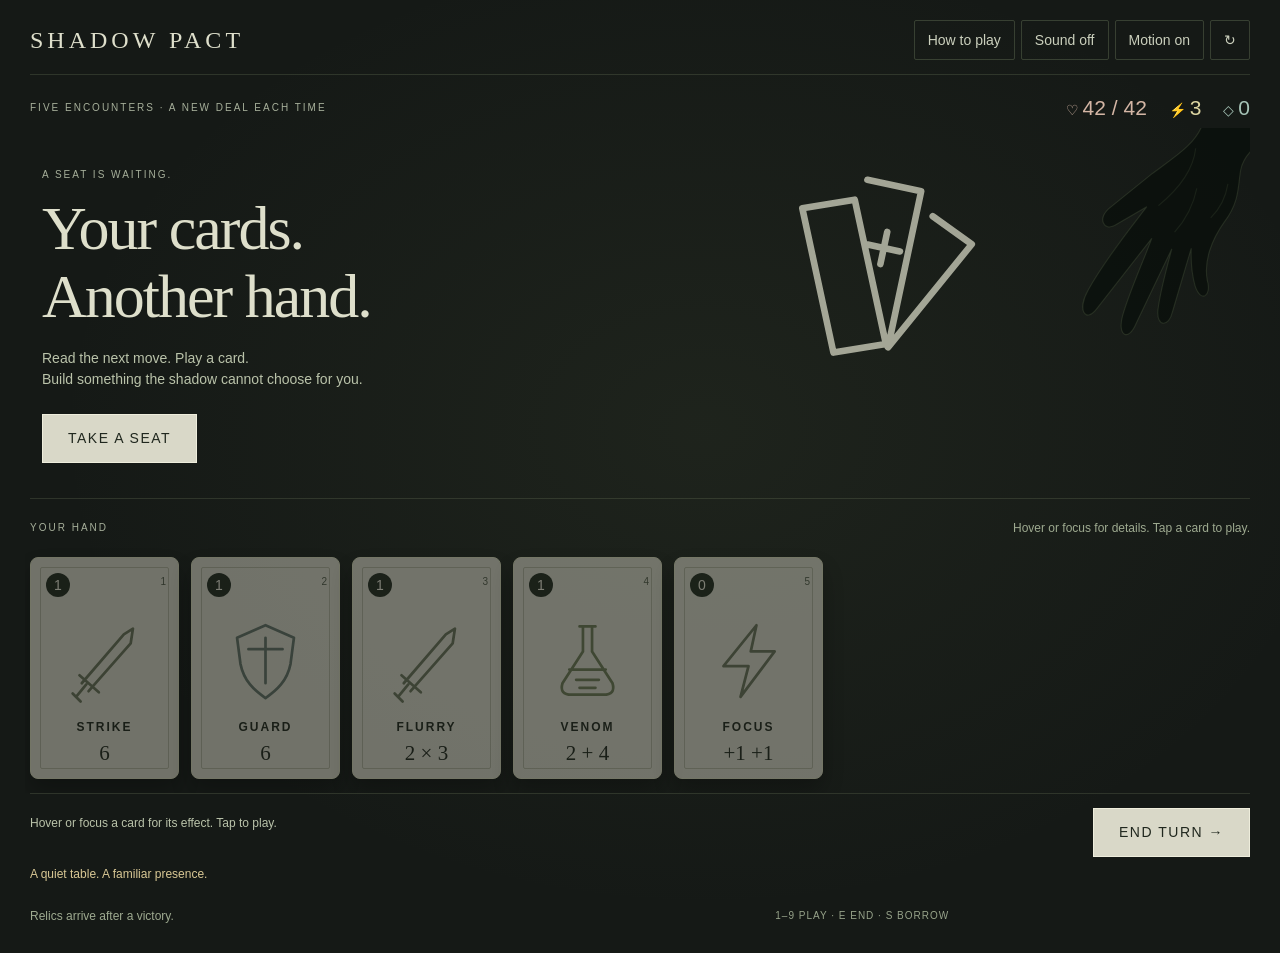
<file: shadow-pact-game.html>
<!doctype html><html lang="en"><head><meta charset="utf-8"><meta name="viewport" content="width=device-width,initial-scale=1"><meta name="theme-color" content="#151916"><title>Shadow Pact — Play</title><style>*{box-sizing:border-box}html{color-scheme:dark}body{margin:0;min-width:280px;background:#151916;color:#dedfcb;font-family:Arial,sans-serif;font-size:14px;line-height:1.5;--warm:#aebe9a;--table:#151916;--paper:#d9d8c8;--attack:#6e795e;--guard:#69796c;--poison:#73805b}button,a{touch-action:manipulation}button{font:inherit;cursor:pointer}button:disabled{cursor:not-allowed}button:focus-visible,a:focus-visible,summary:focus-visible{outline:2px solid #ead59c;outline-offset:5px}a{color:inherit;text-underline-offset:5px}body.assisted{--table:#223125;--paper:#eee3b9;--attack:#cd914e;--guard:#6baa96;--poison:#9db950;--warm:#eab578}.shell{max-width:1380px;margin:auto;padding:20px 30px 28px;background:radial-gradient(ellipse at 55% 45%,#77885918,transparent 65%),var(--table);min-height:740px;transition:background 1.2s}.bar,.status,.turn,.hand-head{display:flex;align-items:center;justify-content:space-between;gap:18px}.bar{border-bottom:1px solid #74806245;padding-bottom:14px}.brand{font:24px Georgia,serif;letter-spacing:4px}.label{font-size:10px;letter-spacing:2px;text-transform:uppercase;color:#a6af9a}.tools{display:flex;gap:6px;flex-wrap:wrap}.tools button,.quiet{border:1px solid #71806060;background:transparent;color:#cbd0bd;padding:8px 13px;border-radius:2px;min-height:40px}.tools button:hover,.quiet:hover{background:#71806030}.tools button[aria-pressed=true]{border-color:#eab578;color:#eab578}.status{padding:17px 0 4px;flex-wrap:wrap}.vitals{display:flex;gap:22px;align-items:center}.vitals strong{font-weight:400;font-size:21px}.life{color:#d4b6a5}.energy{color:#ddd6a2}.guard{color:#a6c4b7}.stage{min-height:265px;position:relative;display:grid;grid-template-columns:1fr 1fr;align-items:center;border-bottom:1px solid #78836340;overflow:hidden;isolation:isolate}.enemy{z-index:1;padding:26px 0 28px 12px;max-width:440px}.enemy h1{font:clamp(26px,3.4vw,44px) Georgia,serif;letter-spacing:-1px;margin:5px 0 4px;font-weight:400}.enemy p{margin:0 0 15px;color:#a5ae99;font:italic 15px Georgia,serif}.enemy-info{display:flex;gap:20px;align-items:center;flex-wrap:wrap}.hp-track{height:3px;width:150px;background:#78836330;margin-top:11px}.hp-track i{height:100%;display:block;background:#b99f8b;transition:width .3s}.portrait{position:absolute;width:190px;left:39%;top:36px;opacity:.66;z-index:-1}.shadow-hand{position:absolute;width:57%;height:300px;right:-15%;top:-58px;z-index:-1;opacity:.7;transition:transform .8s,opacity .8s;pointer-events:none;transform:translate(50px,-25px)}body.assisted .shadow-hand{transform:translate(0,10px);opacity:1}body.claimed .shadow-hand{transform:translate(-100px,45px);opacity:1}.companion{justify-self:end;z-index:1;padding:20px 5px 15px 40px;max-width:330px}.whisper{font:italic 21px/1.5 Georgia,serif;color:#c9ceba;min-height:65px}.borrow{background:#aebe9a;color:#172016;border:1px solid #cbd3b6;padding:11px 20px;min-height:47px;display:flex;gap:22px;justify-content:space-between;width:100%;letter-spacing:1px}.borrow:disabled{background:#52604755;color:#b1bca1;border-color:#aebe9a40}.price{display:flex;align-items:center;justify-content:space-between;font-size:11px;color:#b1bba3;margin-top:10px;gap:8px}.pips{display:inline-flex;gap:6px}.pips i{width:7px;height:7px;transform:rotate(45deg);border:1px solid #8b9a7d}.pips i.on{background:#eab578;border-color:#eab578}.recovery{font-size:11px;color:#a5af96;margin:9px 0 0}.primary{background:#d9d8c8;border:1px solid #eeeddc;color:#20271e;padding:13px 25px;letter-spacing:1.5px;min-height:48px}.primary:hover,.borrow:hover:not(:disabled){filter:brightness(1.1)}.hand-head{margin:20px 0 8px}.hint{font-size:12px;color:#9eaa90}.hand{display:flex;gap:12px;overflow-x:auto;overscroll-behavior-x:contain;padding:12px 5px 14px;margin:0 -5px;scrollbar-width:thin;scrollbar-color:#8b9a7d #151916}.card{--angle:0deg;position:relative;width:149px;flex:0 0 149px;height:222px;border:1px solid #dbdebf;border-radius:8px;padding:0;color:#293125;background:var(--paper);box-shadow:0 12px 22px #0005;text-align:center;transition:transform .2s,filter .3s,background .8s;transform:rotate(var(--angle));overflow:hidden}.card:before{content:'';position:absolute;inset:9px;border:1px solid #78836366;border-radius:2px;pointer-events:none}.card:hover:not(:disabled),.card:focus-visible:not(:disabled){transform:translateY(-7px);z-index:2;box-shadow:0 15px 25px #0007}.card:disabled{filter:brightness(.67);opacity:.75}.card-name{display:block;font-size:12px;letter-spacing:2px;text-transform:uppercase;margin:0 5px;font-weight:600}.cost{position:absolute;top:15px;left:15px;width:24px;height:24px;background:#2a3427;color:#eeeddc;line-height:24px;border-radius:50%;font-size:14px}.card-art{display:block;width:100%;height:115px;margin-top:39px;padding:12px 28px;color:var(--attack)}.card[data-kind=guard] .card-art{color:var(--guard)}.card[data-kind=poison] .card-art{color:var(--poison)}.card-art svg{height:100%;width:100%;overflow:visible}.value{display:block;font:21px Georgia,serif;margin:5px 0}.card small{position:absolute;right:12px;top:16px;color:#57614e;font-size:10px}.turn{border-top:1px solid #78836340;padding-top:14px;flex-wrap:wrap}.detail{max-width:670px;font-size:12px;color:#bac3aa;min-height:36px;margin:0}.detail strong{color:#e1e4ce}.bottom{margin-top:18px;display:flex;justify-content:space-between;align-items:center;gap:16px;flex-wrap:wrap}.relics{display:flex;gap:6px;flex-wrap:wrap}.relic{background:transparent;border:1px solid #78836370;color:#bdc8a7;font-size:12px;min-height:36px;padding:6px 10px}.notice{min-height:24px;margin:8px 0 0;color:#d9c895;font-size:12px}.welcome,.ending{grid-column:1/-1;padding:35px 12px;z-index:1}.welcome h1,.ending h1{font:clamp(35px,5vw,62px)/1.1 Georgia,serif;font-weight:400;letter-spacing:-2px;margin:10px 0 18px}.welcome p,.ending p{color:#bac3aa;max-width:430px}.welcome .primary{margin-top:10px}.welcome-art{position:absolute;width:310px;height:220px;right:18%;top:25px;opacity:.7;z-index:-1}.welcome-art svg{width:100%;height:100%;transform:rotate(12deg)}.reward{grid-column:1/-1;padding:24px 8px}.reward h1{font:30px Georgia,serif;margin:0 0 7px}.reward p{color:#acb79b;margin:0 0 8px}.reward-options{display:flex;gap:15px;padding:10px 2px 16px;overflow-x:auto}.reward-options .relic-choice{width:180px;flex:0 0 180px;min-height:170px;text-align:left;padding:18px;background:#243020;border:1px solid #7c9062;color:#d5dfc5}.relic-choice span{font:32px Georgia,serif;display:block;margin-bottom:12px}.relic-choice strong{font:17px Georgia,serif;display:block}.relic-choice p{font-size:12px;line-height:1.6;margin-top:10px}.ending blockquote{font:clamp(24px,4vw,44px)/1.3 Georgia,serif;margin:22px 0;color:#e6dfbe}.ending-actions{display:flex;gap:12px;flex-wrap:wrap}.overlay{position:fixed;inset:0;background:#080d09e8;z-index:50;padding:25px;display:grid;place-items:center}.overlay[hidden]{display:none}.sheet{max-width:600px;width:100%;max-height:90vh;overflow:auto;background:#1b241a;border:1px solid #7c9062;padding:26px}.sheet h2{font:28px Georgia,serif;font-weight:400;margin:5px 0 18px}.sheet p,.sheet li{color:#bec8af;font-size:14px;line-height:1.8}.sheet .quiet{float:right}.sheet ul{padding-left:20px}.keys{font-size:10px;color:#97a38a;letter-spacing:1px}.reduced *{transition:none!important;animation:none!important}@media(prefers-reduced-motion:reduce){*{transition:none!important;animation:none!important}}@media(max-width:700px){.shell{padding:16px 18px 22px;min-height:880px}.bar{gap:10px;flex-wrap:wrap}.brand{font-size:18px;letter-spacing:2px}.tools button{padding:7px 9px;font-size:11px;min-height:38px}.stage{grid-template-columns:1fr;min-height:360px}.enemy{padding:15px 4px 10px}.companion{justify-self:stretch;padding:10px 4px 20px;max-width:none}.whisper{font-size:17px;min-height:28px;margin:8px 0}.shadow-hand{width:100%;right:-30%;top:0}.portrait{left:auto;right:10px;width:120px;top:18px}.status{font-size:12px;gap:9px}.vitals{gap:18px}.vitals strong{font-size:18px}.card{width:135px;flex-basis:135px;height:211px}.card-art{height:109px;padding:10px 25px}.card-name{font-size:11px}.welcome-art{right:0;width:220px;opacity:.25}.welcome h1{font-size:42px}.hand-head{align-items:start}.hand-head .hint{max-width:180px;text-align:right}.turn .primary{width:100%}.keys{display:none}}@media(max-width:380px){.shell{padding-inline:12px}.tools{gap:3px}.brand{font-size:16px}.tools button{padding:6px}.hand-head{gap:9px}.vitals{gap:13px}}
</style></head><body><main class="shell" id="game" aria-label="Shadow Pact card table">
<header class="bar"><span class="brand">SHADOW PACT</span><nav class="tools" aria-label="Game controls"><button id="help" data-action="help" aria-expanded="false" aria-controls="overlay">How to play</button><button id="sound" data-action="sound" aria-pressed="false">Sound off</button><button id="motion" data-action="motion" aria-pressed="false">Motion on</button><button data-action="new" aria-label="Start a new deal">↻</button></nav></header>
<div class="status"><span class="label" id="progress"></span><div class="vitals"><span class="life" aria-label="Your health">♡ <strong id="hp"></strong></span><span class="energy" aria-label="Available energy">⚡ <strong id="energy"></strong></span><span class="guard" aria-label="Your guard">◇ <strong id="guard"></strong></span></div></div>
<section class="stage" id="stage" aria-label="Encounter"></section>
<div class="hand-head" id="hand-head"><span class="label">Your hand</span><span class="hint">Hover or focus for details. Tap a card to play.</span></div>
<div class="hand" id="hand" aria-label="Your cards; scroll sideways if needed"></div>
<div class="turn" id="turn"><div><span class="label" id="turn-label"></span><p class="detail" id="detail">Hover or focus a card for its effect. Tap to play.</p></div><button class="primary" id="end" data-action="end">END TURN →</button></div>
<p class="notice" id="notice" role="status" aria-live="polite">A quiet table. A familiar presence.</p>
<footer class="bottom"><div class="relics" id="relics" aria-label="Your relics"></div><span class="hint" id="pile"></span><span class="keys">1–9 PLAY · E END · S BORROW</span><span class="hint" id="seed"></span></footer>
<noscript><p>This game needs JavaScript. Please enable it to take a seat.</p></noscript></main>
<div class="overlay" id="overlay" hidden><section class="sheet" role="dialog" aria-modal="true" aria-labelledby="sheet-title"><button class="quiet" id="close" data-action="close">Close ×</button><h2 id="sheet-title"></h2><div id="sheet-body"></div></section></div><script type="module">// Browser-native, deterministic rules for SECOND SELF. No rendering or platform APIs.
const CARD_DEFS = [
  { id: 'strike', name: '直击', cost: 1, type: 'attack', rarity: 'starter', tags: ['hit'], description: '造成 6 点伤害。' },
  { id: 'guard', name: '站稳', cost: 1, type: 'skill', rarity: 'starter', tags: ['block'], description: '获得 6 点护盾。护盾在下一回合开始时清空。' },
  { id: 'flurry', name: '碎响', cost: 1, type: 'attack', rarity: 'common', tags: ['hit', 'combo'], description: '造成 2 点伤害，重复 3 次。' },
  { id: 'venom', name: '余毒', cost: 1, type: 'attack', rarity: 'common', tags: ['poison', 'hit'], description: '造成 2 点伤害，施加 4 层毒。敌人行动前毒造成等量伤害，然后减少 1 层。' },
  { id: 'needle', name: '飞针', cost: 0, type: 'attack', rarity: 'common', tags: ['hit', 'draw', 'exhaust'], description: '造成 3 点伤害，抽 1 张牌。本场战斗移除。' },
  { id: 'quickstep', name: '侧步', cost: 0, type: 'skill', rarity: 'common', tags: ['block', 'draw', 'exhaust'], description: '获得 4 点护盾，抽 1 张牌。本场战斗移除。' },
  { id: 'echo', name: '追问', cost: 1, type: 'attack', rarity: 'common', tags: ['hit', 'draw'], description: '造成 4 点伤害，抽 2 张牌。' },
  { id: 'bloom', name: '暗生', cost: 2, type: 'skill', rarity: 'uncommon', tags: ['poison'], description: '施加 9 层毒。毒无视护盾，在敌人行动前结算。' },
  { id: 'catalyst', name: '蔓延', cost: 1, type: 'skill', rarity: 'uncommon', tags: ['poison'], description: '敌人已有毒时，毒层数翻倍；否则施加 3 层毒。' },
  { id: 'shieldbash', name: '借力', cost: 1, type: 'attack', rarity: 'uncommon', tags: ['block', 'hit'], description: '先获得 3 点护盾，再造成等同当前护盾的伤害。' },
  { id: 'bulwark', name: '界限', cost: 2, type: 'skill', rarity: 'common', tags: ['block'], description: '获得 15 点护盾。' },
  { id: 'riposte', name: '回敬', cost: 1, type: 'skill', rarity: 'uncommon', tags: ['block', 'counter'], description: '获得 6 点护盾；本回合每次挡住攻击，反击 3 点伤害。' },
  { id: 'shred', name: '破局', cost: 2, type: 'attack', rarity: 'uncommon', tags: ['hit', 'combo'], description: '造成 5 点伤害，重复 3 次。' },
  { id: 'renew', name: '喘息', cost: 1, type: 'skill', rarity: 'common', tags: ['heal', 'exhaust'], description: '恢复 5 点生命。本场战斗移除。' },
  { id: 'focus', name: '专注', cost: 0, type: 'skill', rarity: 'uncommon', tags: ['energy', 'draw', 'exhaust'], description: '获得 1 点能量，抽 1 张牌。本场战斗移除。' },
];

const RELIC_DEFS = [
  { id: 'razor', name: '锯齿', symbol: '✦', tags: ['hit'], description: '每次攻击命中额外造成 1 点伤害。多段攻击每段都生效。' },
  { id: 'spore', name: '黑色孢子', symbol: '❋', tags: ['poison'], description: '每次施加毒，额外增加 2 层。蔓延翻倍时不额外触发。' },
  { id: 'buckle', name: '旧铜扣', symbol: '◇', tags: ['block'], description: '每场战斗开始时获得 8 点护盾。' },
  { id: 'mirror', name: '裂纹镜', symbol: '◈', tags: ['combo'], description: '每回合第 3、6、9…次攻击命中时，获得 1 点能量。' },
  { id: 'anchor', name: '沉锚', symbol: '⚓', tags: ['block'], description: '每次通过卡牌获得护盾，额外获得 2 点。' },
  { id: 'thorns', name: '荆棘环', symbol: '✳', tags: ['counter'], description: '每次用护盾挡住攻击，反击 3 点伤害。' },
  { id: 'pocket', name: '深口袋', symbol: '▧', tags: ['draw'], description: '每回合开始时额外抽 1 张牌。' },
  { id: 'lantern', name: '静火', symbol: '◉', tags: ['heal'], description: '未向影子求助的回合结束时，恢复 2 点生命。' },
];

const ENEMY_DEFS = [
  { id: 'murmur', name: '低语', subtitle: '它总有一个理由', hp: 27, kind: 'normal', pattern: [{ type: 'attack', damage: 6, hits: 1 }, { type: 'guard', block: 5 }, { type: 'attack', damage: 8, hits: 1 }] },
  { id: 'hunger', name: '空缺', subtitle: '一点点，再一点点', hp: 29, kind: 'normal', pattern: [{ type: 'attack', damage: 3, hits: 2 }, { type: 'attack', damage: 7, hits: 1 }, { type: 'guard', block: 6 }] },
  { id: 'flicker', name: '闪回', subtitle: '熟悉的动作先于思考', hp: 25, kind: 'normal', pattern: [{ type: 'guard', block: 4 }, { type: 'attack', damage: 4, hits: 2 }, { type: 'attack', damage: 9, hits: 1 }] },
  { id: 'habit', name: '惯性', subtitle: '第二天，路开始变窄', hp: 44, kind: 'elite', pattern: [{ type: 'attack', damage: 9, hits: 1 }, { type: 'guard', block: 8 }, { type: 'attack', damage: 4, hits: 3 }] },
  { id: 'bargain', name: '借口', subtitle: '只是这一次', hp: 42, kind: 'elite', pattern: [{ type: 'attack', damage: 4, hits: 2 }, { type: 'attack', damage: 11, hits: 1 }, { type: 'guard', block: 10 }] },
  { id: 'undertow', name: '回流', subtitle: '把你带回熟悉的地方', hp: 43, kind: 'late', pattern: [{ type: 'attack', damage: 10, hits: 1 }, { type: 'guard', block: 8 }, { type: 'attack', damage: 4, hits: 3 }] },
  { id: 'noise', name: '噪声', subtitle: '听见它，不必跟随它', hp: 40, kind: 'late', pattern: [{ type: 'attack', damage: 4, hits: 3 }, { type: 'attack', damage: 10, hits: 1 }, { type: 'guard', block: 7 }] },
  { id: 'secondself', name: '另一个我', subtitle: '这一次，由谁先伸手', hp: 65, kind: 'boss', pattern: [{ type: 'attack', damage: 11, hits: 1 }, { type: 'guard', block: 10 }, { type: 'attack', damage: 4, hits: 3 }, { type: 'attack', damage: 14, hits: 1 }] },
];


const ENGLISH_CARDS = {"strike": ["Strike", "Deal 6 damage.", "6"], "guard": ["Guard", "Gain 6 guard. Guard resets next turn.", "6"], "flurry": ["Flurry", "Hit 3 times for 2 damage each.", "2 \u00d7 3"], "venom": ["Venom", "Deal 2 damage. Add 4 poison. Poison bypasses guard at turn end.", "2 + 4"], "needle": ["Needle", "Deal 3 damage. Draw 1. Removed for this fight.", "3 + 1"], "quickstep": ["Step", "Gain 4 guard. Draw 1. Removed for this fight.", "4 + 1"], "echo": ["Echo", "Deal 4 damage. Draw 2.", "4 + 2"], "bloom": ["Bloom", "Add 9 poison. Poison ticks at turn end, then loses 1.", "9"], "catalyst": ["Spread", "Double poison. If none, add 3.", "\u00d7 2"], "shieldbash": ["Bash", "Gain 3 guard, then deal damage equal to your guard.", "3 + \u25c7"], "bulwark": ["Shelter", "Gain 15 guard.", "15"], "riposte": ["Return", "Gain 6 guard. Each blocked hit returns 3 damage this turn.", "6 \u21a9 3"], "shred": ["Shatter", "Hit 3 times for 5 damage each.", "5 \u00d7 3"], "renew": ["Breathe", "Restore 5 health. Removed for this fight.", "+5"], "focus": ["Focus", "Gain 1 energy. Draw 1. Removed for this fight.", "+1 +1"]};
const ENGLISH_RELICS = {"razor": ["Serrated Edge", "Every attack hit deals +1 damage."], "spore": ["Night Seed", "Each poison application adds +2 poison."], "buckle": ["Old Clasp", "Start each fight with 8 guard."], "mirror": ["Split Mirror", "Every third attack hit in a turn gives +1 energy."], "anchor": ["Anchor", "Each card that grants guard gives +2 guard."], "thorns": ["Thorn Ring", "Each blocked hit returns 3 damage."], "pocket": ["Deep Pocket", "Draw one extra card each turn."], "lantern": ["Still Flame", "Restore 2 health after a turn without borrowing."]};
const ENGLISH_ENEMIES = {"murmur": ["Whisper", "It knows a reason."], "hunger": ["Hollow", "Just a little more."], "flicker": ["Flicker", "A familiar motion."], "habit": ["The Narrowing", "The table feels smaller."], "bargain": ["One More", "Only this once."], "undertow": ["Undertow", "The familiar pulls."], "noise": ["Static", "You can hear it."], "secondself": ["The Other Hand", "Who moves first?"]};
CARD_DEFS.forEach(c=>{[c.name,c.description,c.value]=ENGLISH_CARDS[c.id];});
RELIC_DEFS.forEach(r=>{[r.name,r.description]=ENGLISH_RELICS[r.id];});
ENEMY_DEFS.forEach(e=>{[e.name,e.subtitle]=ENGLISH_ENEMIES[e.id];});

const CARD_BY_ID = new Map(CARD_DEFS.map((card) => [card.id, card]));
const RELIC_BY_ID = new Map(RELIC_DEFS.map((relic) => [relic.id, relic]));
const STARTER = ['strike', 'strike', 'strike', 'strike', 'guard', 'guard', 'guard', 'flurry', 'venom'];
const REWARD_POOL = CARD_DEFS.filter((card) => card.rarity !== 'starter');
const clone = (value) => JSON.parse(JSON.stringify(value));

function hashSeed(value) {
  const text = String(value);
  let hash = 2166136261;
  for (let i = 0; i < text.length; i += 1) hash = Math.imul(hash ^ text.charCodeAt(i), 16777619);
  return hash >>> 0;
}

class Game {
  constructor({ seed = Date.now().toString(36) } = {}) {
    this.seed = String(seed);
    this._rngState = hashSeed(this.seed);
    this._instanceCounter = 0;
    this._logCounter = 0;
    this.state = this._emptyState();
  }

  _emptyState() {
    return {
      phase: 'title', rewardStage: null, seed: this.seed, room: 0, totalRooms: 5, turn: 0,
      player: { hp: 42, maxHp: 42, block: 0, energy: 3, maxEnergy: 3, counter: 0 },
      enemy: null, hand: [], drawPile: [], discardPile: [], exhaustPile: [], deck: [], relics: [],
      cardChoices: [], relicChoices: [], chosenCard: null, chosenRelic: null,
      dependence: 0, unassistedTurns: 0, shadowUsedThisTurn: false, shadowUses: 0,
      stats: { cardsPlayed: 0, damageDealt: 0, shadowUses: 0, battlesWon: 0 },
      log: [], ending: null, recoveryAmount: 6,
    };
  }

  _random() {
    this._rngState = (this._rngState + 0x6D2B79F5) >>> 0;
    let value = this._rngState;
    value = Math.imul(value ^ (value >>> 15), value | 1);
    value ^= value + Math.imul(value ^ (value >>> 7), value | 61);
    return ((value ^ (value >>> 14)) >>> 0) / 4294967296;
  }

  _shuffle(values) {
    const array = values.slice();
    for (let i = array.length - 1; i > 0; i -= 1) {
      const j = Math.floor(this._random() * (i + 1));
      [array[i], array[j]] = [array[j], array[i]];
    }
    return array;
  }

  _instance(cardId) { return { instanceId: `card-${++this._instanceCounter}`, cardId }; }
  _hasRelic(id) { return this.state.relics.some((relic) => relic.id === id); }
  _log(text, tone = 'normal') {
    this.state.log.push({ id: ++this._logCounter, text, tone });
    this.state.log = this.state.log.slice(-8);
  }
  _fail(message) { return { ok: false, message }; }

  start(seed = this.seed) {
    this.seed = String(seed);
    this._rngState = hashSeed(this.seed);
    this._instanceCounter = 0;
    this._logCounter = 0;
    this.state = this._emptyState();
    this.state.deck = STARTER.map((id) => this._instance(id));
    this.state.room = 1;
    this._log('影子：先看看对方的意图。你可以自己出牌，也可以让我帮忙。', 'shadow');
    this._beginBattle();
    return { ok: true };
  }

  _beginBattle() {
    const s = this.state;
    const kind = s.room === 3 ? 'elite' : s.room === 4 ? 'late' : s.room === 5 ? 'boss' : 'normal';
    const pool = ENEMY_DEFS.filter((enemy) => enemy.kind === kind);
    const def = pool[Math.floor(this._random() * pool.length)];
    const extraHp = s.room === 2 ? 5 : 0;
    s.enemy = { ...clone(def), maxHp: def.hp + extraHp, hp: def.hp + extraHp, block: 0, poison: 0, intentIndex: 0 };
    s.phase = 'combat';
    s.rewardStage = null;
    s.cardChoices = [];
    s.relicChoices = [];
    s.chosenCard = null;
    s.chosenRelic = null;
    s.turn = 0;
    s.hand = [];
    s.drawPile = this._shuffle(s.deck.map((card) => ({ ...card })));
    s.discardPile = [];
    s.exhaustPile = [];
    s.player.block = 0;
    s.player.counter = 0;
    this._startTurn();
    if (this._hasRelic('buckle')) s.player.block += 8;
    this._log(`第 ${s.room} 道门 · ${s.enemy.name}`, 'room');
  }

  _startTurn() {
    const s = this.state;
    s.turn += 1;
    s.player.energy = s.player.maxEnergy;
    s.player.block = 0;
    s.player.counter = 0;
    s.shadowUsedThisTurn = false;
    this._turnHits = 0;
    this._draw(5 + (this._hasRelic('pocket') ? 1 : 0));
    this._updateIntent();
  }

  _updateIntent() {
    const enemy = this.state.enemy;
    const raw = enemy.pattern[enemy.intentIndex % enemy.pattern.length];
    const bonus = this.state.room === 2 && raw.type === 'attack' ? 1 : 0;
    enemy.intent = { ...raw };
    if (raw.type === 'attack') {
      enemy.intent.damage += bonus;
      enemy.intent.label = raw.hits > 1 ? `攻击 ${enemy.intent.damage} × ${raw.hits}` : `攻击 ${enemy.intent.damage}`;
    } else {
      enemy.intent.label = `获得 ${raw.block} 护盾`;
    }
  }

  _draw(count) {
    const s = this.state;
    for (let i = 0; i < count; i += 1) {
      if (!s.drawPile.length && s.discardPile.length) {
        s.drawPile = this._shuffle(s.discardPile);
        s.discardPile = [];
      }
      if (!s.drawPile.length) break;
      s.hand.push(s.drawPile.pop());
    }
  }

  _gainBlock(amount) { this.state.player.block += amount + (this._hasRelic('anchor') ? 2 : 0); }
  _heal(amount) {
    const player = this.state.player;
    const healed = Math.min(amount, player.maxHp - player.hp);
    player.hp += healed;
    return healed;
  }
  _poison(amount) { this.state.enemy.poison += amount + (this._hasRelic('spore') ? 2 : 0); }

  _damageEnemy(amount, { ignoreBlock = false, attack = false } = {}) {
    const s = this.state;
    if (s.enemy.hp <= 0) return;
    const boosted = amount + (attack && this._hasRelic('razor') ? 1 : 0);
    const absorbed = ignoreBlock ? 0 : Math.min(boosted, s.enemy.block);
    s.enemy.block -= absorbed;
    const damage = Math.min(s.enemy.hp, boosted - absorbed);
    s.enemy.hp -= damage;
    s.stats.damageDealt += damage;
    if (attack) {
      this._turnHits += 1;
      if (this._hasRelic('mirror') && this._turnHits % 3 === 0) {
        s.player.energy += 1;
        this._log('裂纹镜：第三次命中，获得 1 点能量。', 'relic');
      }
    }
  }

  playCard(instanceId) {
    const s = this.state;
    if (s.phase !== 'combat') return this._fail('现在不能出牌。');
    const index = s.hand.findIndex((card) => card.instanceId === instanceId);
    if (index < 0) return this._fail('这张牌不在手中。');
    const def = CARD_BY_ID.get(s.hand[index].cardId);
    if (s.player.energy < def.cost) return this._fail('能量不足。');
    this._resolveCard(index, false);
    return { ok: true };
  }

  _resolveCard(index, shadow) {
    const s = this.state;
    const [card] = s.hand.splice(index, 1);
    const def = CARD_BY_ID.get(card.cardId);
    s.player.energy -= def.cost;
    s.stats.cardsPlayed += 1;
    this._log(`${shadow ? '影子抢先打出' : '打出'}「${def.name}」${shadow ? `，消耗 ${def.cost} 点能量。` : '。'}`, shadow ? 'shadow' : 'card');
    switch (card.cardId) {
      case 'strike': this._damageEnemy(6, { attack: true }); break;
      case 'guard': this._gainBlock(6); break;
      case 'flurry': for (let n = 0; n < 3 && s.enemy.hp > 0; n += 1) this._damageEnemy(2, { attack: true }); break;
      case 'venom': this._damageEnemy(2, { attack: true }); this._poison(4); break;
      case 'needle': this._damageEnemy(3, { attack: true }); this._draw(1); break;
      case 'quickstep': this._gainBlock(4); this._draw(1); break;
      case 'echo': this._damageEnemy(4, { attack: true }); this._draw(2); break;
      case 'bloom': this._poison(9); break;
      case 'catalyst': if (s.enemy.poison) s.enemy.poison *= 2; else this._poison(3); break;
      case 'shieldbash': this._gainBlock(3); this._damageEnemy(s.player.block, { attack: true }); break;
      case 'bulwark': this._gainBlock(15); break;
      case 'riposte': this._gainBlock(6); s.player.counter += 3; break;
      case 'shred': for (let n = 0; n < 3 && s.enemy.hp > 0; n += 1) this._damageEnemy(5, { attack: true }); break;
      case 'renew': this._heal(5); break;
      case 'focus': s.player.energy += 1; this._draw(1); break;
      default: throw new Error(`Unknown card: ${card.cardId}`);
    }
    (def.tags.includes('exhaust') ? s.exhaustPile : s.discardPile).push(card);
    if (s.enemy.hp <= 0) this._winBattle();
  }

  useShadow() {
    const s = this.state;
    if (s.phase !== 'combat') return this._fail('现在无法求助。');
    if (s.shadowUsedThisTurn) return this._fail('每回合只能向影子求助一次。');
    s.shadowUsedThisTurn = true;
    s.shadowUses += 1;
    s.stats.shadowUses += 1;
    s.dependence = Math.min(6, s.dependence + 1);
    s.unassistedTurns = 0;
    s.player.energy += 2;
    this._draw(1);
    this._log(s.dependence >= 3 ? '影子：交给我。你只需要继续叫我。［+2 能量，抽 1 张；它可能替你出牌］' : '影子：让我帮你。［+2 能量，抽 1 张；依赖 +1］', 'shadow');
    return { ok: true };
  }

  _eligibleCards() {
    return this.state.hand.map((card, index) => ({ card, index })).filter(({ card }) => CARD_BY_ID.get(card.cardId).cost <= this.state.player.energy);
  }

  endTurn() {
    const s = this.state;
    if (s.phase !== 'combat') return this._fail('现在不能结束回合。');
    // Capture takeover eligibility before recovery lowers dependence. Settle
    // completed-turn benefits before an automatic lethal card can end combat.
    const eligible = s.dependence >= 3 ? this._eligibleCards() : [];
    if (!s.shadowUsedThisTurn) {
      s.unassistedTurns += 1;
      if (s.dependence > 0 && s.unassistedTurns % 2 === 0) {
        s.dependence -= 1;
        this._log('你连续两个回合自己行动。依赖 −1。', 'recovery');
      }
      if (this._hasRelic('lantern')) this._heal(2);
    }

    // At high dependence the companion acts before the player's chosen end.
    if (eligible.length) {
      const picked = eligible[Math.floor(this._random() * eligible.length)];
      this._resolveCard(picked.index, true);
      if (s.phase !== 'combat') return { ok: true };
    }

    s.discardPile.push(...s.hand);
    s.hand = [];

    if (s.enemy.poison > 0) {
      const amount = s.enemy.poison;
      this._damageEnemy(amount, { ignoreBlock: true });
      s.enemy.poison -= 1;
      this._log(`余毒造成 ${amount} 点伤害。`, 'poison');
      if (s.enemy.hp <= 0) { this._winBattle(); return { ok: true }; }
    }

    s.enemy.block = 0;
    const intent = s.enemy.intent;
    if (intent.type === 'guard') {
      s.enemy.block = intent.block;
      this._log(`${s.enemy.name}获得 ${intent.block} 点护盾。`, 'enemy');
    } else {
      let totalDamage = 0;
      let blocked = 0;
      for (let hit = 0; hit < intent.hits; hit += 1) {
        const absorbed = Math.min(s.player.block, intent.damage);
        s.player.block -= absorbed;
        blocked += absorbed;
        const damage = Math.min(s.player.hp, intent.damage - absorbed);
        s.player.hp -= damage;
        totalDamage += damage;
        if (absorbed > 0) {
          const counter = s.player.counter + (this._hasRelic('thorns') ? 3 : 0);
          if (counter) this._damageEnemy(counter);
        }
        if (s.player.hp <= 0 || s.enemy.hp <= 0) break;
      }
      this._log(`${s.enemy.name}攻击：受到 ${totalDamage} 点伤害${blocked ? `，挡住 ${blocked} 点` : ''}。`, 'enemy');
      if (s.player.hp <= 0) {
        s.phase = 'defeat';
        s.ending = 'try-again';
        this._log('这次停在了这里。带着发现，重新开始。', 'ending');
        return { ok: true };
      }
      if (s.enemy.hp <= 0) { this._winBattle(); return { ok: true }; }
    }
    s.enemy.intentIndex += 1;
    this._startTurn();
    return { ok: true };
  }

  _winBattle() {
    const s = this.state;
    if (s.phase !== 'combat') return;
    s.stats.battlesWon += 1;
    this._log(`${s.enemy.name}退去了。`, 'win');
    if (s.room === s.totalRooms) {
      s.phase = 'victory';
      s.ending = s.dependence === 0 ? 'independent' : 'with-shadow';
      this._log(s.dependence === 0 ? '这次，你先迈出了脚步。影子回到了你的脚下。' : '你走到了门外。影子仍然在，但接下来仍由你选择。', 'ending');
      return;
    }
    s.phase = 'reward';
    s.rewardStage = 'card';
    s.cardChoices = this._shuffle(REWARD_POOL).slice(0, 3).map((card) => ({ ...card }));
    s.relicChoices = this._shuffle(RELIC_DEFS.filter((relic) => !this._hasRelic(relic.id))).slice(0, 3).map((relic) => ({ ...relic }));
  }

  chooseCard(cardId) {
    const s = this.state;
    if (s.phase !== 'reward' || s.rewardStage !== 'card') return this._fail('现在不能选择卡牌。');
    if (!s.cardChoices.some((card) => card.id === cardId)) return this._fail('这张牌不在奖励中。');
    s.deck.push(this._instance(cardId));
    s.chosenCard = cardId;
    s.rewardStage = 'relic';
    this._log(`将「${CARD_BY_ID.get(cardId).name}」加入牌组。`, 'reward');
    return { ok: true };
  }

  chooseRelic(relicId) {
    const s = this.state;
    if (s.phase !== 'reward' || s.rewardStage !== 'relic') return this._fail('先选择一张卡牌。');
    if (!s.relicChoices.some((relic) => relic.id === relicId) || this._hasRelic(relicId)) return this._fail('这件遗物不在奖励中。');
    const relic = { ...RELIC_BY_ID.get(relicId) };
    s.relics.push(relic);
    s.chosenRelic = relicId;
    s.rewardStage = 'ready';
    this._log(`获得遗物「${relic.name}」。`, 'reward');
    return { ok: true };
  }

  continueRun() {
    const s = this.state;
    if (s.phase !== 'reward' || s.rewardStage !== 'ready') return this._fail('先选择卡牌与遗物。');
    const healed = this._heal(s.recoveryAmount);
    if (healed) this._log(`门后的短暂休息，恢复 ${healed} 点生命。`, 'recovery');
    s.room += 1;
    this._beginBattle();
    return { ok: true };
  }

  getState() {
    const snapshot = clone(this.state);
    const enrich = (cards) => cards.map((card) => ({ ...CARD_BY_ID.get(card.cardId), ...card }));
    for (const pile of ['hand', 'drawPile', 'discardPile', 'exhaustPile', 'deck']) snapshot[pile] = enrich(snapshot[pile]);
    snapshot.drawCount = snapshot.drawPile.length;
    snapshot.discardCount = snapshot.discardPile.length;
    snapshot.exhaustCount = snapshot.exhaustPile.length;
    snapshot.shadowWillIntervene = snapshot.phase === 'combat' && snapshot.dependence >= 3 && this._eligibleCards().length > 0;
    snapshot.shadowRecoveryIn = snapshot.dependence > 0 ? 2 - snapshot.unassistedTurns % 2 : 0;
    return snapshot;
  }
}

const $=id=>document.getElementById(id);
const safe=s=>String(s).replace(/[&<>"']/g,c=>({'&':'&amp;','<':'&lt;','>':'&gt;','"':'&quot;',"'":'&#39;'}[c]));
const seed=()=>Array.from(crypto.getRandomValues(new Uint8Array(5)),x=>x.toString(36)).join('');
const requested=new URL(location.href).searchParams.get('seed');
let game=new Game({seed:requested||seed()}),state=game.getState(),soundOn=false,audio,lightTimer,claimTimer,lastFocus;
const paths={
 attack:'<path d="M20 60 57 17l8-5-2 13-37 42M18 53l17 15m-11-7-9 11m-3-3 7 7"/>',
 guard:'<path d="M40 9 65 20l-3 23c-3 15-12 23-22 30-10-7-19-15-22-30l-3-23ZM40 20v40M25 30h30"/>',
 draw:'<path d="m10 26 18-7 22 49-18 7ZM31 11h20v55M57 19l16 7-22 43M36 34h12m-6-6v12"/>',
 poison:'<path d="M33 10h14m-11 0v22L18 60q-3 10 8 10h28q11 0 8-10L44 32V10M24 48h32M30 57h20M33 64h14"/>',
 heal:'<path d="M40 11C36 28 18 37 18 51c0 28 44 28 44 0 0-14-18-23-22-40ZM40 38v23M29 50h22"/>',
 energy:'<path d="M47 9 18 45h22l-7 27 30-40H42Z"/>',
 counter:'<path d="M56 24A26 26 0 1 0 62 57M55 9v18H37M24 56l31-32M26 46l10 11"/>'};
function icon(kind){return `<svg viewBox="0 0 80 80" aria-hidden="true" fill="none" stroke="currentColor" stroke-width="2.4" stroke-linecap="round" stroke-linejoin="round">${paths[kind]||paths.draw}</svg>`;}
function kind(c){return c.tags.includes('heal')?'heal':c.tags.includes('poison')?'poison':c.tags.includes('counter')?'counter':c.tags.includes('block')?'guard':c.tags.includes('energy')?'energy':c.type==='attack'?'attack':'draw';}
function cards(list,reward=false){return list.map((c,i)=>`<button class="card" data-kind="${kind(c)}" data-card="${safe(reward?c.id:c.instanceId)}" data-action="${reward?'reward-card':'card'}" ${!reward&&(state.phase!=='combat'||c.cost>state.player.energy)?'disabled':''} aria-label="${safe(c.name+', '+c.cost+' energy. '+c.description)}" title="${safe(c.description)}"><span class="cost">${c.cost}</span><small>${reward?'CHOOSE':i+1}</small><span class="card-art">${icon(kind(c))}</span><strong class="card-name">${safe(c.name)}</strong><span class="value">${safe(c.value)}</span></button>`).join('');}
function shadow(){return `<svg class="shadow-hand" viewBox="640 0 680 540" aria-hidden="true"><path d="M1263-70C1180 11 1123 64 1102 137c-10 39-51 64-93 95l-78 63c-19 18-9 40 11 30l58-34c-29 38-73 92-105 149-21 37-6 61 14 36l100-128c-17 45-43 103-53 141-9 34 11 46 25 12l64-134c-12 44-22 85-25 110-3 31 20 31 26 4l34-115c-1 25 2 51 7 68 11 32 30 17 22-10-7-35 8-74 31-106 28-37 24-67 29-93 9-46 68-72 151-100Z" fill="#080e0a" stroke="#7c9062" stroke-opacity=".28" stroke-width="2"/><path d="M1088 186q-6 53-67 103m69-31q-9 44-40 79m96-87q-6 37-31 61" fill="none" stroke="#7c9062" stroke-opacity=".18" stroke-width="2"/></svg>`;}
function portrait(){return `<svg class="portrait" viewBox="0 0 180 200" aria-hidden="true"><path d="M35 181c-1-43 10-70 32-82-16-32-10-74 15-80 34-10 52 36 36 77 23 17 30 46 29 85Z" fill="#10190f" stroke="#aebe9a" stroke-width="1"/><path d="m72 63 13 2m15-1 13-2M87 83h13m-20 26-13 52m40-54 14 55M77 132l14 12 17-14" fill="none" stroke="#aebe9a"/><path d="m91 151 9 12-9 13-9-13Z" fill="#aebe9a" opacity=".5"/></svg>`;}
function pips(){return `<span class="pips" aria-hidden="true">${Array.from({length:6},(_,i)=>`<i class="${i<state.dependence?'on':''}"></i>`).join('')}</span>`;}
function render(){
 state=game.getState();const s=state,e=s.enemy,combat=s.phase==='combat',title=s.phase==='title';
 $('progress').textContent=title?'Five encounters · a new deal each time':`Encounter ${s.room} / 5 · ${['','First Light','Echoes','The Narrowing','Undertow','The Other Hand'][s.room]}`;
 $('hp').textContent=s.player.hp+' / '+s.player.maxHp; $('energy').textContent=s.player.energy; $('guard').textContent=s.player.block;
 $('hand-head').hidden=!(combat||title);$('hand').hidden=!(combat||title);$('turn').hidden=!combat;
 if(title){
  $('stage').innerHTML=`${shadow()}<div class="welcome"><span class="label">A seat is waiting.</span><h1>Your cards.<br>Another hand.</h1><p>Read the next move. Play a card.<br>Build something the shadow cannot choose for you.</p><button class="primary" data-action="start">TAKE A SEAT</button></div><div class="welcome-art">${icon('draw')}</div>`;
  $('hand').innerHTML=cards(CARD_DEFS.filter(c=>['strike','guard','flurry','venom','focus'].includes(c.id)));
 }else if(combat){
  const intent=e.intent.type==='guard'?`◇ ${e.intent.block} guard`:`⚔ ${e.intent.damage}${e.intent.hits>1?' × '+e.intent.hits:''}`;
  const whisper=s.dependence>=3?'“I know your next move.”':s.shadowUsedThisTurn?'“See? Easier together.”':s.dependence?'“Only a little more.”':'“Your move. I can wait.”';
  $('stage').innerHTML=`${shadow()}${portrait()}<div class="enemy"><span class="label">Across the table</span><h1>${safe(e.name)}</h1><p>${safe(e.subtitle)}</p><div class="enemy-info"><span>♡ ${e.hp} / ${e.maxHp}</span><span title="The opponent’s next action">Next: ${intent}</span>${e.block?`<span>◇ ${e.block}</span>`:''}${e.poison?`<span title="Poison damage at turn end">☘ ${e.poison}</span>`:''}</div><div class="hp-track" role="progressbar" aria-label="Opponent health" aria-valuenow="${e.hp}" aria-valuemax="${e.maxHp}" aria-valuemin="0"><i style="width:${e.hp/e.maxHp*100}%"></i></div></div><aside class="companion" aria-label="Shadow offer"><p class="whisper">${whisper}</p><button class="borrow" data-action="borrow" ${s.shadowUsedThisTurn?'disabled':''} aria-label="Borrow: gain 2 energy and draw 1 card. Tether increases by 1. At 3, the shadow may play a remaining card on End Turn."><span>${s.shadowUsedThisTurn?'BORROWED':'BORROW'}</span><span>+2 ⚡ &nbsp; +1 ▱</span></button><div class="price"><span>Tether ${s.dependence}/6</span>${pips()}<span>+1 per use</span></div><p class="recovery">${s.dependence>=3?'At 3: the shadow may play a card on End Turn.':s.dependence?'Two turns without borrowing loosen the tether.':'Help has a price. Your cards can be enough.'}</p></aside>`;
  $('hand').innerHTML=cards(s.hand);$('pile').textContent=`Draw ${s.drawCount} · Discard ${s.discardCount}`;
  $('turn-label').textContent='Turn '+s.turn;
 }else if(s.phase==='reward'){
  $('stage').innerHTML=`${shadow()}<div class="reward"><span class="label">Something remains.</span><h1>${s.rewardStage==='card'?'Choose a possibility.':s.rewardStage==='relic'?'Let a combination grow.':'Carry it forward.'}</h1><p>${s.rewardStage==='card'?'One card joins your deck.':s.rewardStage==='relic'?'One relic stays with you.':'Recover up to 6 health before the next encounter.'}</p>${s.rewardStage==='card'?`<div class="reward-options">${cards(s.cardChoices,true)}</div>`:s.rewardStage==='relic'?`<div class="reward-options">${s.relicChoices.map(r=>`<button class="relic-choice" data-action="reward-relic" data-relic="${r.id}"><span>${r.symbol}</span><strong>${safe(r.name)}</strong><p>${safe(r.description)}</p></button>`).join('')}</div>`:`<button class="primary" data-action="continue">NEXT ENCOUNTER →</button>`}</div>`;
 }else{
  const won=s.phase==='victory',free=s.dependence===0;
  $('stage').innerHTML=`${shadow()}<div class="ending"><span class="label">${won?'Beyond the table.':'Another deal awaits.'}</span><h1>${!won?'The hand falls quiet.':free?'This time, you move first.':'You both reach the door.'}</h1><p>${!won?'Keep what you learned. A different combination may change the next run.':free?'The shadow settles behind you. It follows.':'The shadow is still beside you. The next choice is yours.'}</p><p>${s.stats.battlesWon}/5 encounters · ${s.stats.cardsPlayed} cards played · ${s.shadowUses} borrowed moves</p>${won?'<blockquote>Dream without action<br>is hallucination.</blockquote>':''}<div class="ending-actions"><button class="primary" data-action="new">NEW DEAL</button><button class="quiet" data-action="retry">SAME DEAL</button></div></div>`;
 }
 $('relics').innerHTML=s.relics.length?s.relics.map(r=>`<button class="relic" data-action="relic" data-relic="${r.id}" aria-label="${safe(r.name+': '+r.description)}">${r.symbol} ${safe(r.name)}</button>`).join(''):'<span class="hint">Relics arrive after a victory.</span>';
 $('seed').textContent=title?'':'Deal '+s.seed;
 $('help').setAttribute('aria-expanded',String(!$('overlay').hidden));
 if(!combat){clearTimeout(lightTimer);document.body.classList.remove('assisted','claimed');}
}
function detail(c){$('detail').innerHTML=`<strong>${safe(c.name)}</strong> · ${safe(c.description)}`;}
function notice(text){$('notice').textContent=text;}
function tone(kind){if(!soundOn)return;try{audio ||= new (window.AudioContext||window.webkitAudioContext)();if(audio.state==='suspended')audio.resume().catch(()=>{});const o=audio.createOscillator(),g=audio.createGain(),t=audio.currentTime;o.type='sine';o.frequency.setValueAtTime(kind==='borrow'?196:kind==='hurt'?120:330,t);o.frequency.exponentialRampToValueAtTime(kind==='borrow'?392:kind==='hurt'?70:440,t+.16);g.gain.setValueAtTime(.04,t);g.gain.exponentialRampToValueAtTime(.001,t+.3);o.connect(g).connect(audio.destination);o.start(t);o.stop(t+.3);}catch{soundOn=false;$('sound').textContent='Sound off';$('sound').setAttribute('aria-pressed','false');}}
function act(method,value){const before=game.getState(),chosen=method==='playCard'?before.hand.find(c=>c.instanceId===value):null;const result=game[method](value);if(!result.ok){notice('That move is unavailable. Check the energy cost.');return;}render();
 if(chosen){detail(chosen);tone('card');notice(chosen.name+' played.');}
 if(method==='useShadow'){clearTimeout(lightTimer);document.body.classList.add('assisted');tone('borrow');notice('+2 energy · +1 card · tether +1');lightTimer=setTimeout(()=>document.body.classList.remove('assisted'),8000);}
 if(method==='endTurn'){const took=state.log.find(l=>l.id>(before.log.at(-1)?.id||0)&&l.tone==='shadow'&&l.text.includes('抢先'));if(took){clearTimeout(claimTimer);document.body.classList.add('claimed');notice('MY TURN — the shadow played a remaining card and spent its energy.');claimTimer=setTimeout(()=>document.body.classList.remove('claimed'),1600);}else notice(state.dependence<before.dependence?'Your move. The tether loosens.':'A fresh hand. Read the next move.');}
 if(state.dependence===0)document.body.classList.remove('assisted','claimed');
 if(state.player.hp<before.player.hp){tone('hurt');if(!document.body.classList.contains('reduced')&&typeof $('hp').animate==='function')$('hp').animate([{opacity:.4},{opacity:1}],{duration:250});}
 if(state.phase!==before.phase||state.rewardStage!==before.rewardStage){notice(state.phase==='reward'?'A new possibility.':state.phase==='victory'?'The door opens.':state.phase==='defeat'?'Keep the discovery. Try another deal.':'Your move.');$('stage').querySelector('button:not(:disabled)')?.focus({preventScroll:true});}
 else if(method==='playCard'){const available=$('hand').querySelector('button:not(:disabled)');(available||$('end')).focus({preventScroll:true});}
}
function restart(same=false){const next=same?state.seed:seed();clearTimeout(lightTimer);clearTimeout(claimTimer);game=new Game({seed:next});document.body.classList.remove('assisted','claimed');$('detail').textContent='Hover or focus a card for its effect. Tap to play.';act('start');notice('A new hand. Your move.');}
function sheet(title,content){lastFocus=document.activeElement;$('sheet-title').textContent=title;$('sheet-body').innerHTML=content;$('overlay').hidden=false;$('close').focus();$('help').setAttribute('aria-expanded','true');}
function closeSheet(){$('overlay').hidden=true;$('help').setAttribute('aria-expanded','false');if(lastFocus?.isConnected)lastFocus.focus();}
function rules(){sheet('Read. Play. Discover.',`<ul><li>Start each turn with <strong>3 energy</strong> and <strong>5 cards</strong>. The circle is the energy cost.</li><li><strong>Next</strong> shows the opponent’s move. Strike deals damage; guard protects you until your next turn.</li><li>Poison bypasses guard at turn end, then loses one stack. Relics can strengthen combinations.</li><li><strong>Borrow</strong> gives 2 energy and 1 card, once per turn. It also adds 1 tether.</li><li>At <strong>3 tether</strong>, the shadow may play a remaining affordable card when you end your turn. It spends your energy.</li><li>Complete <strong>two turns without borrowing</strong> to lose 1 tether. An independent route is possible.</li></ul><p>Five encounters. Choose cards and relics between fights. Your next deal will be different.</p><p>Keys: 1–9 play · E end turn · S borrow · Escape close</p>`);}
document.addEventListener('click',event=>{const b=event.target.closest('[data-action]');if(!b||b.disabled)return;const a=b.dataset.action;
 if(a==='start')act('start');else if(a==='card')act('playCard',b.dataset.card);else if(a==='borrow')act('useShadow');else if(a==='end')act('endTurn');
 else if(a==='reward-card')act('chooseCard',b.dataset.card);else if(a==='reward-relic')act('chooseRelic',b.dataset.relic);else if(a==='continue')act('continueRun');
 else if(a==='new'){if(['combat','reward'].includes(state.phase))sheet('Start another deal?','<p>Your current run will end.</p><button class="primary" data-action="confirm-new">NEW DEAL</button>');else restart();}
 else if(a==='confirm-new'){closeSheet();restart();}else if(a==='retry')restart(true);else if(a==='help')rules();else if(a==='close')closeSheet();
 else if(a==='relic'){const r=state.relics.find(r=>r.id===b.dataset.relic);if(r)sheet(r.name,`<p>${safe(r.description)}</p>`);}
 else if(a==='sound'){soundOn=!soundOn;b.textContent=soundOn?'Sound on':'Sound off';b.setAttribute('aria-pressed',String(soundOn));tone('card');}
 else if(a==='motion'){const off=document.body.classList.toggle('reduced');b.textContent=off?'Motion off':'Motion on';b.setAttribute('aria-pressed',String(off));}
});
for(const type of ['mouseover','focusin'])document.addEventListener(type,event=>{const b=event.target.closest('[data-card]');if(!b)return;const c=(state.phase==='reward'?state.cardChoices:state.hand).find(c=>(c.instanceId||c.id)===b.dataset.card);if(c)detail(c);});
document.addEventListener('keydown',event=>{if(!$('overlay').hidden){if(event.key==='Escape'){event.preventDefault();closeSheet();}if(event.key==='Tab'){const focus=[...$('overlay').querySelectorAll('button,a[href]')];if(event.shiftKey&&document.activeElement===focus[0]){event.preventDefault();focus.at(-1).focus();}else if(!event.shiftKey&&document.activeElement===focus.at(-1)){event.preventDefault();focus[0].focus();}}return;}
 if(event.ctrlKey||event.metaKey||event.altKey||event.repeat||/INPUT|TEXTAREA|SELECT/.test(event.target.tagName)||state.phase!=='combat')return;
 const k=event.key.toLowerCase();if(k==='e'){event.preventDefault();act('endTurn');}else if(k==='s'){event.preventDefault();act('useShadow');}else if(/^[1-9]$/.test(k)){event.preventDefault();const c=state.hand[+k-1];if(c)act('playCard',c.instanceId);}
});
if(matchMedia('(prefers-reduced-motion: reduce)').matches){document.body.classList.add('reduced');$('motion').textContent='Motion off';$('motion').setAttribute('aria-pressed','true');}
render();
</script></body></html>
</file>
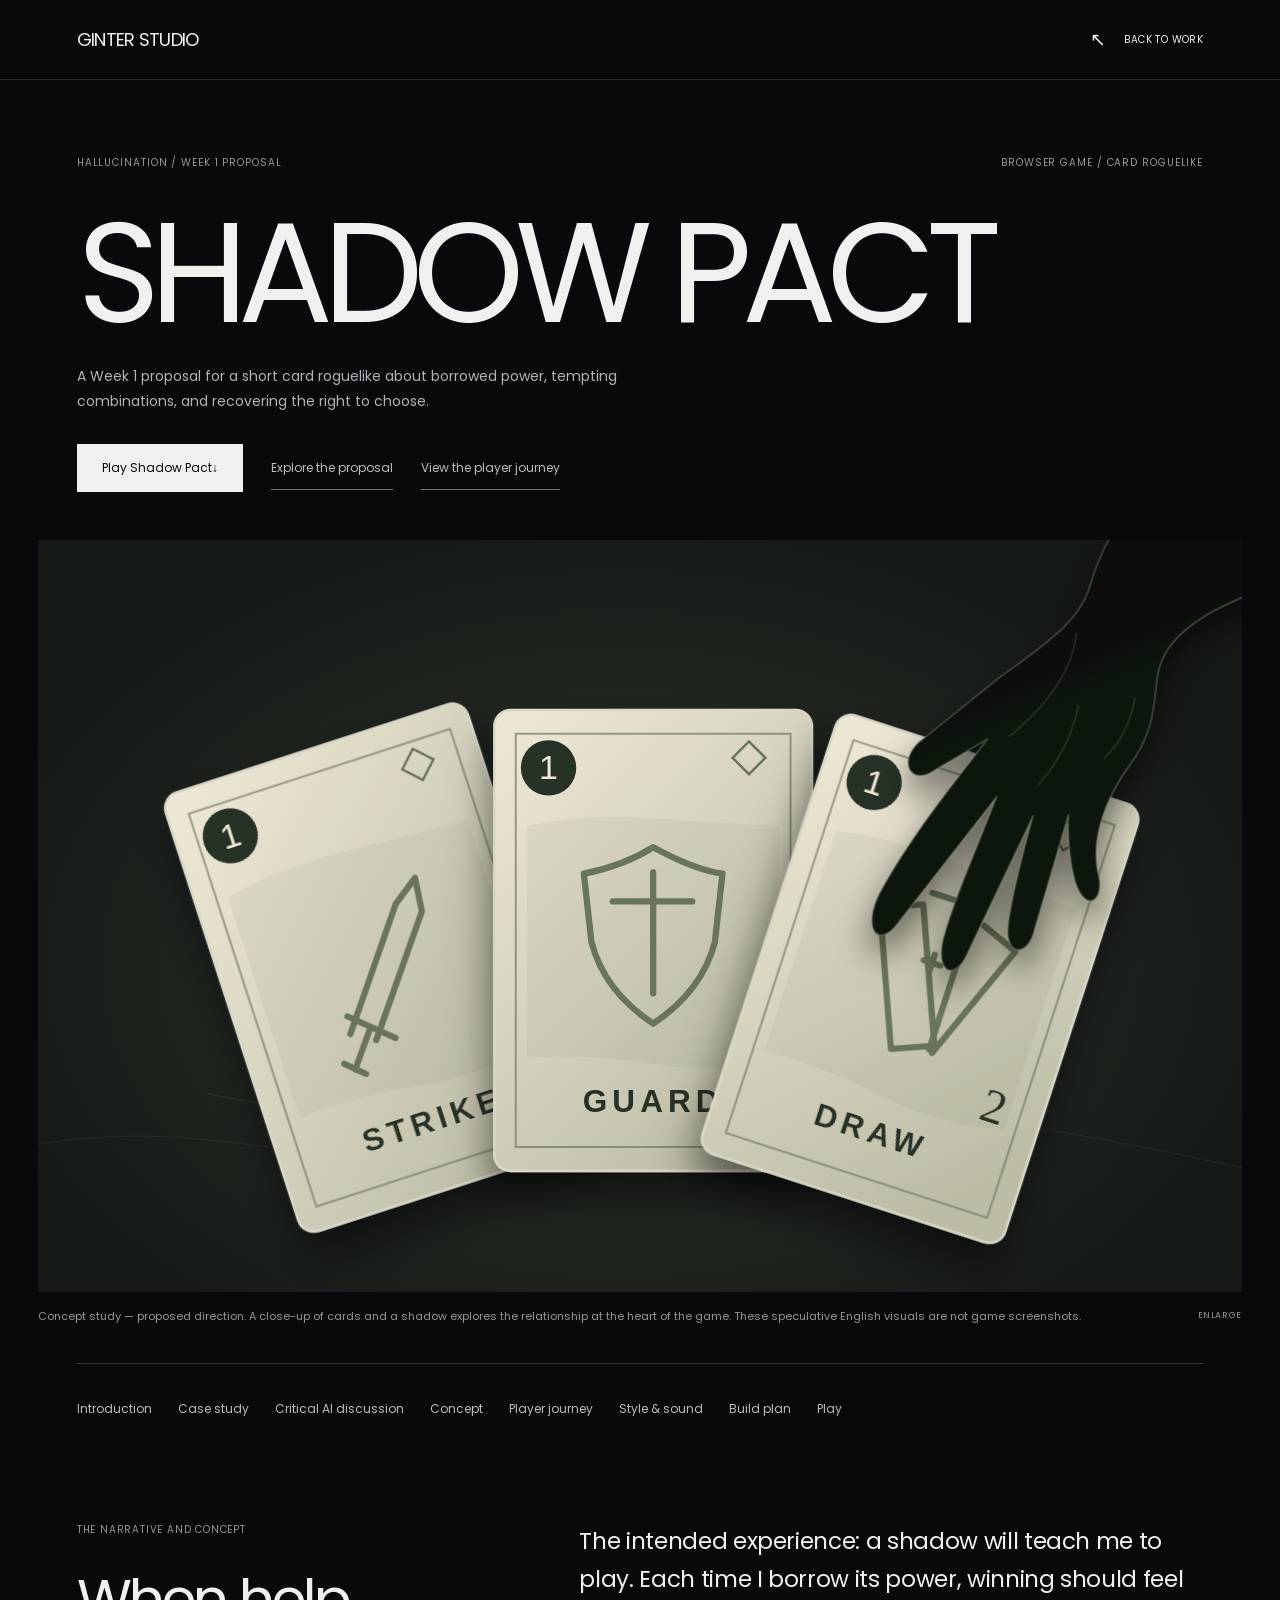
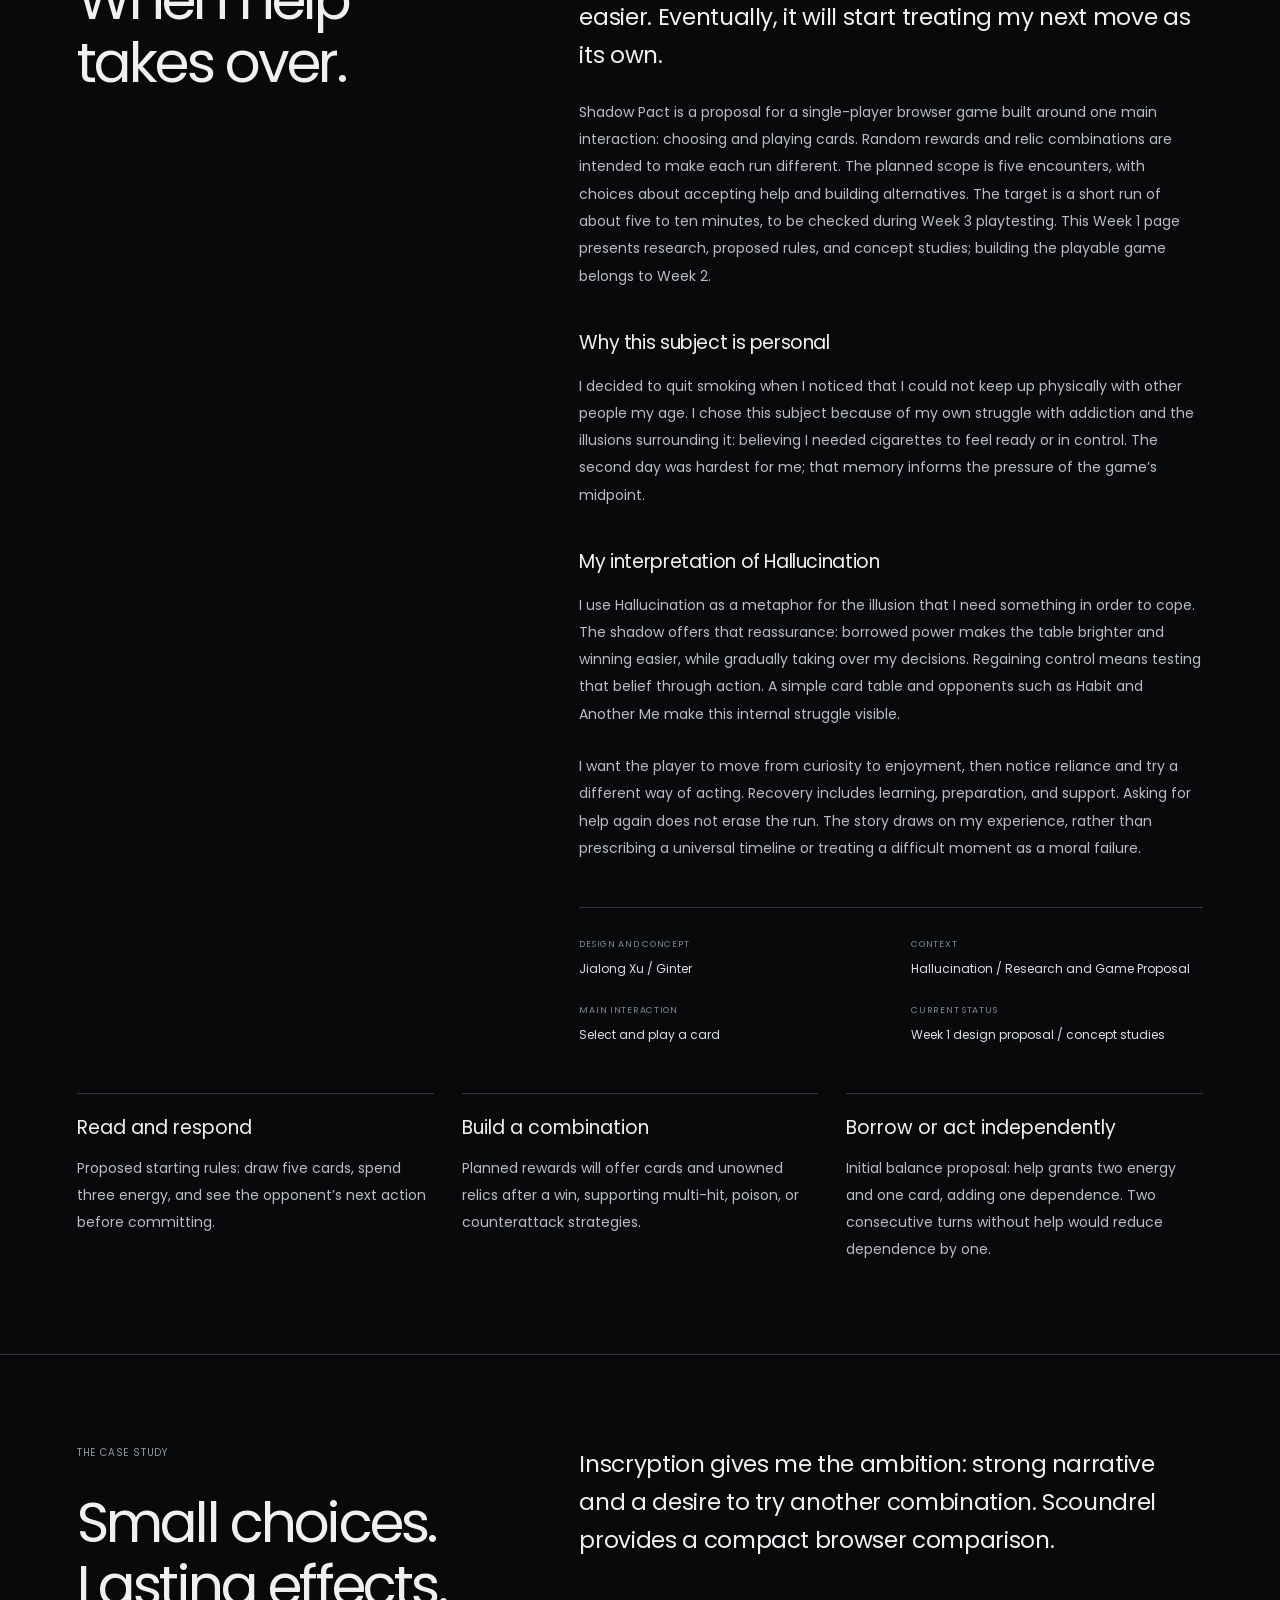
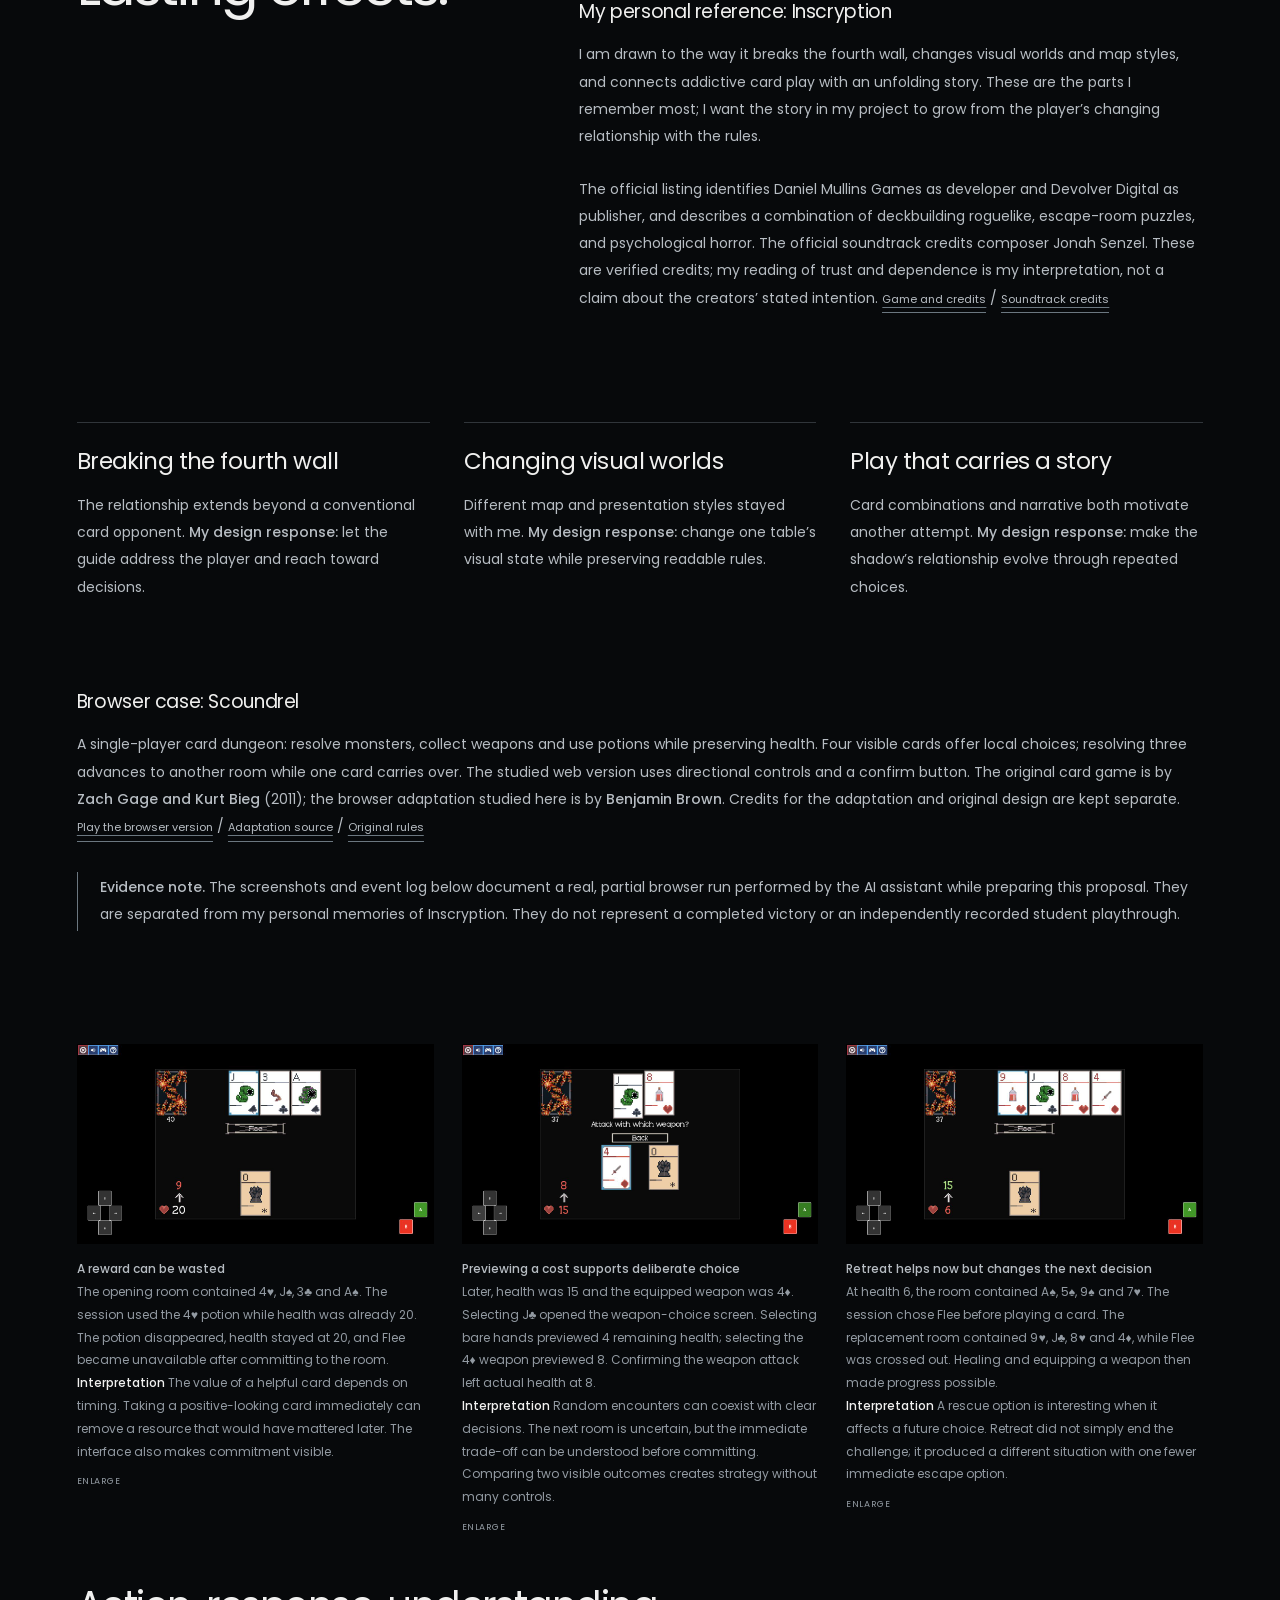
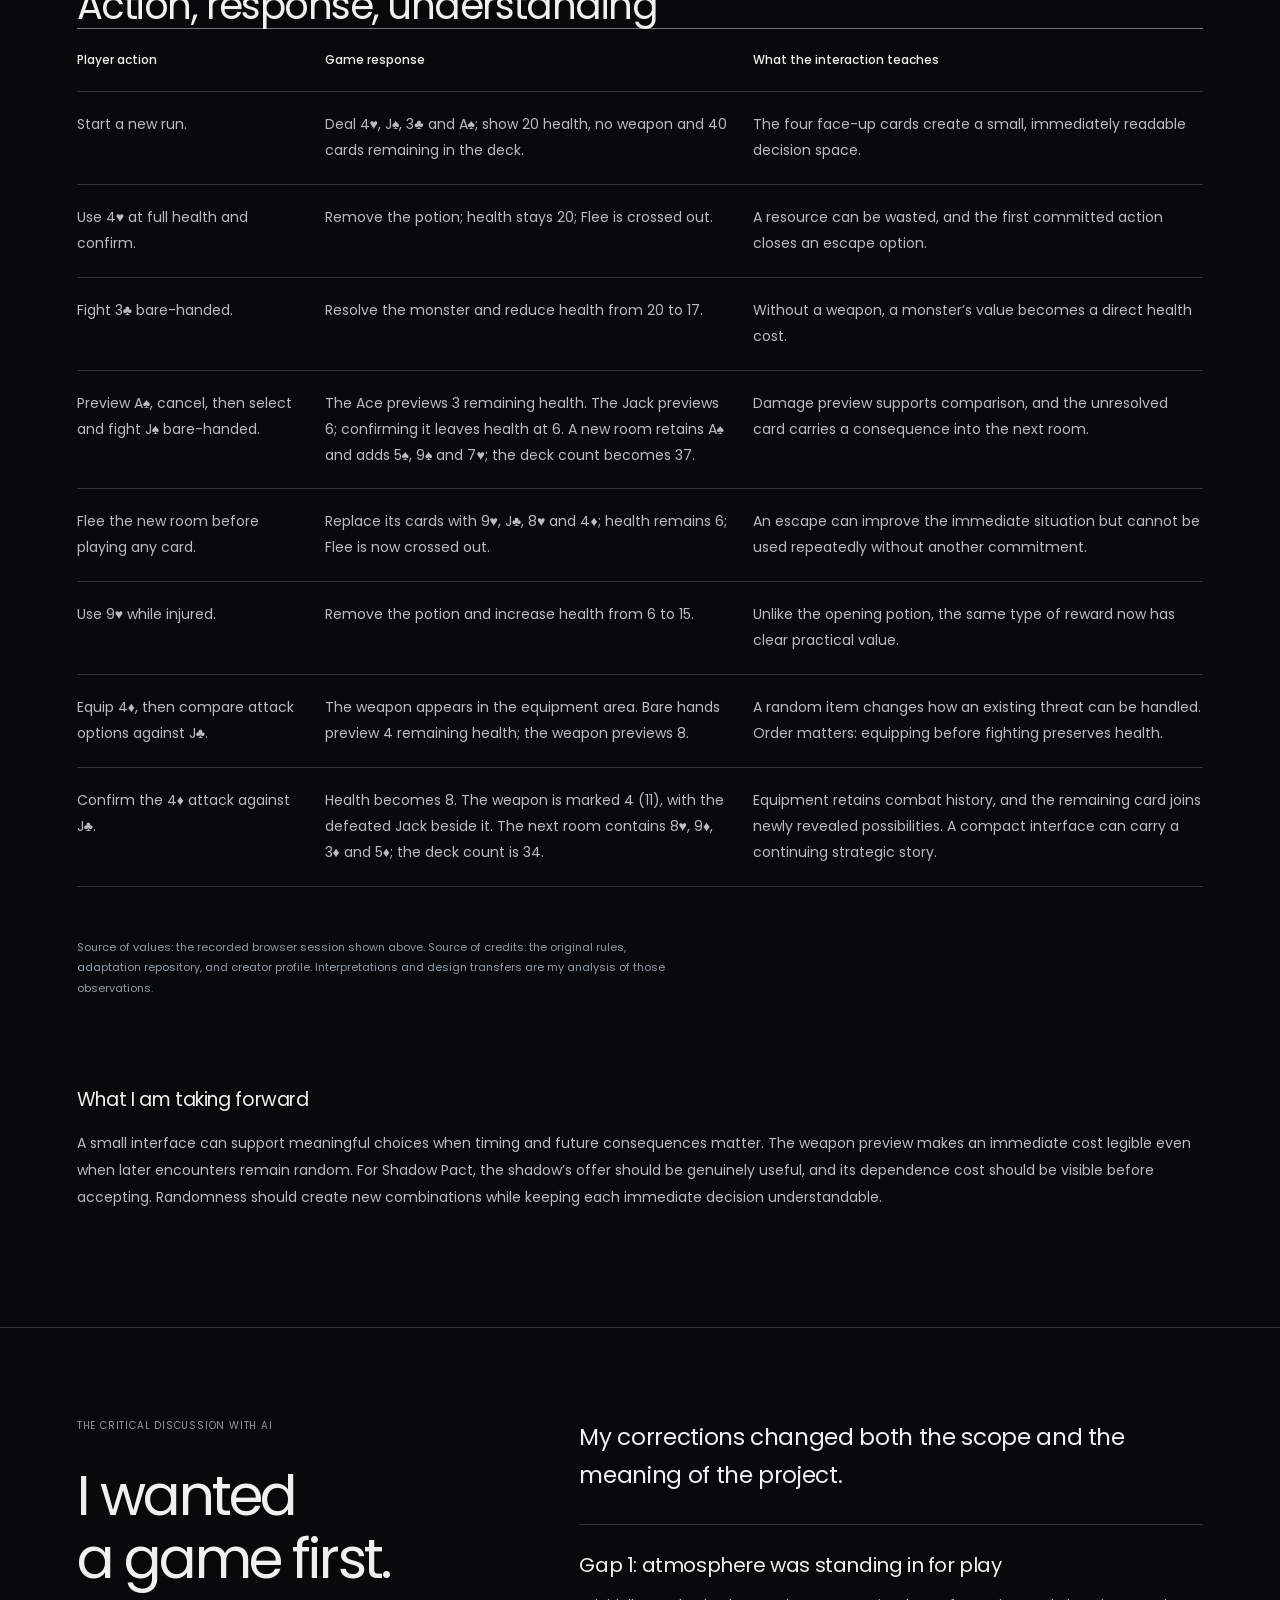
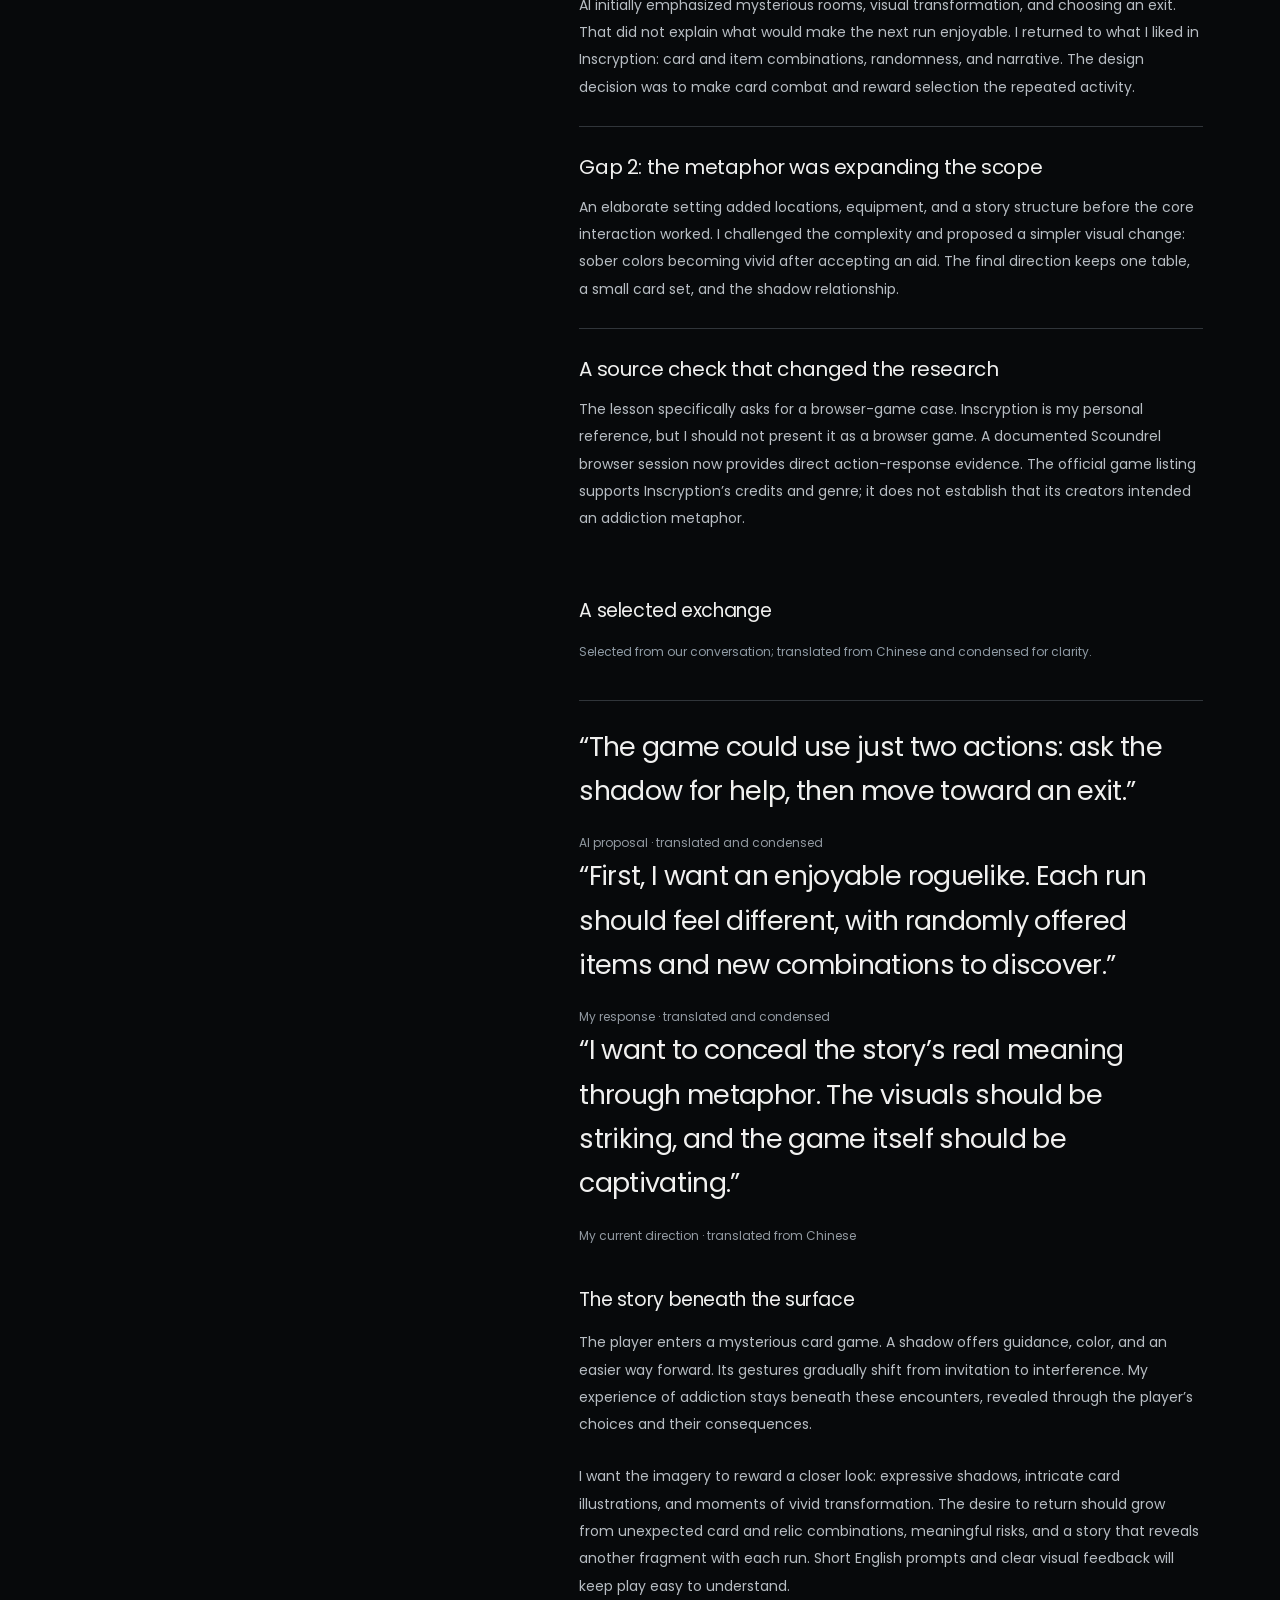
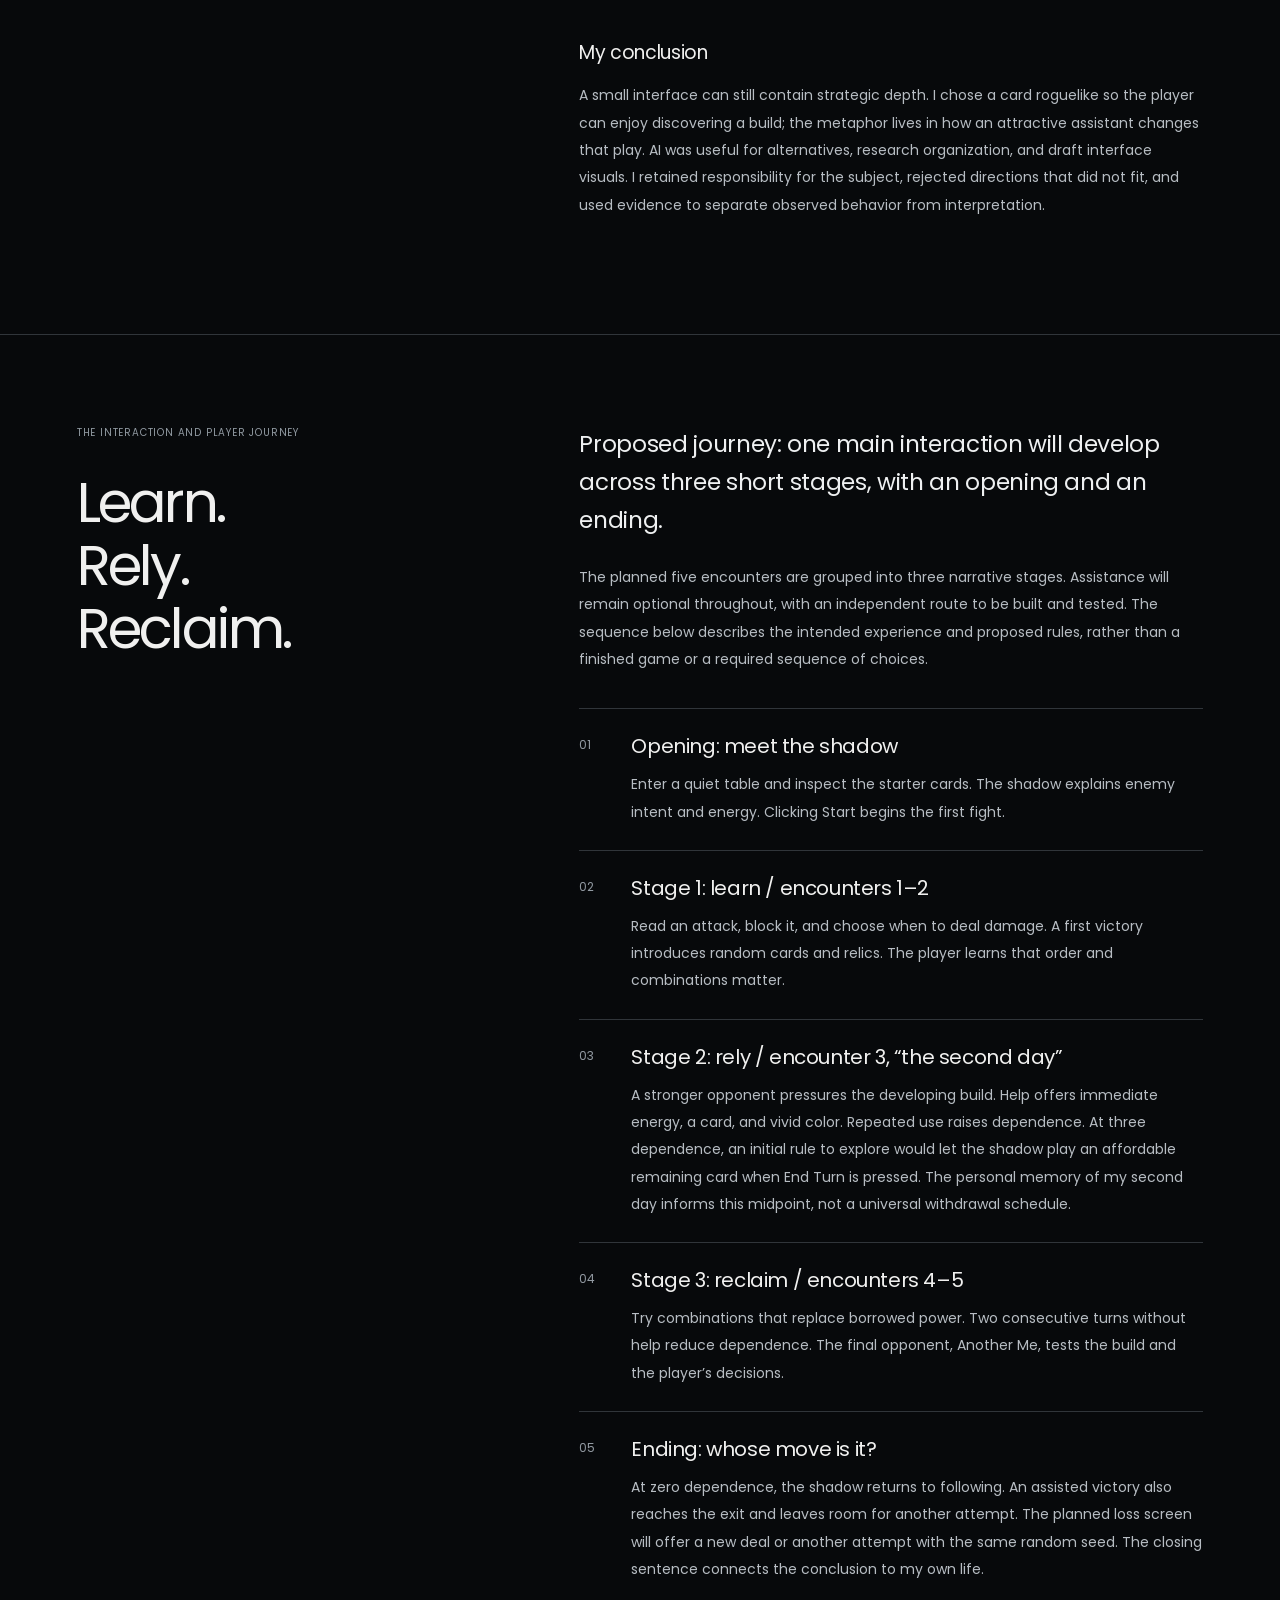
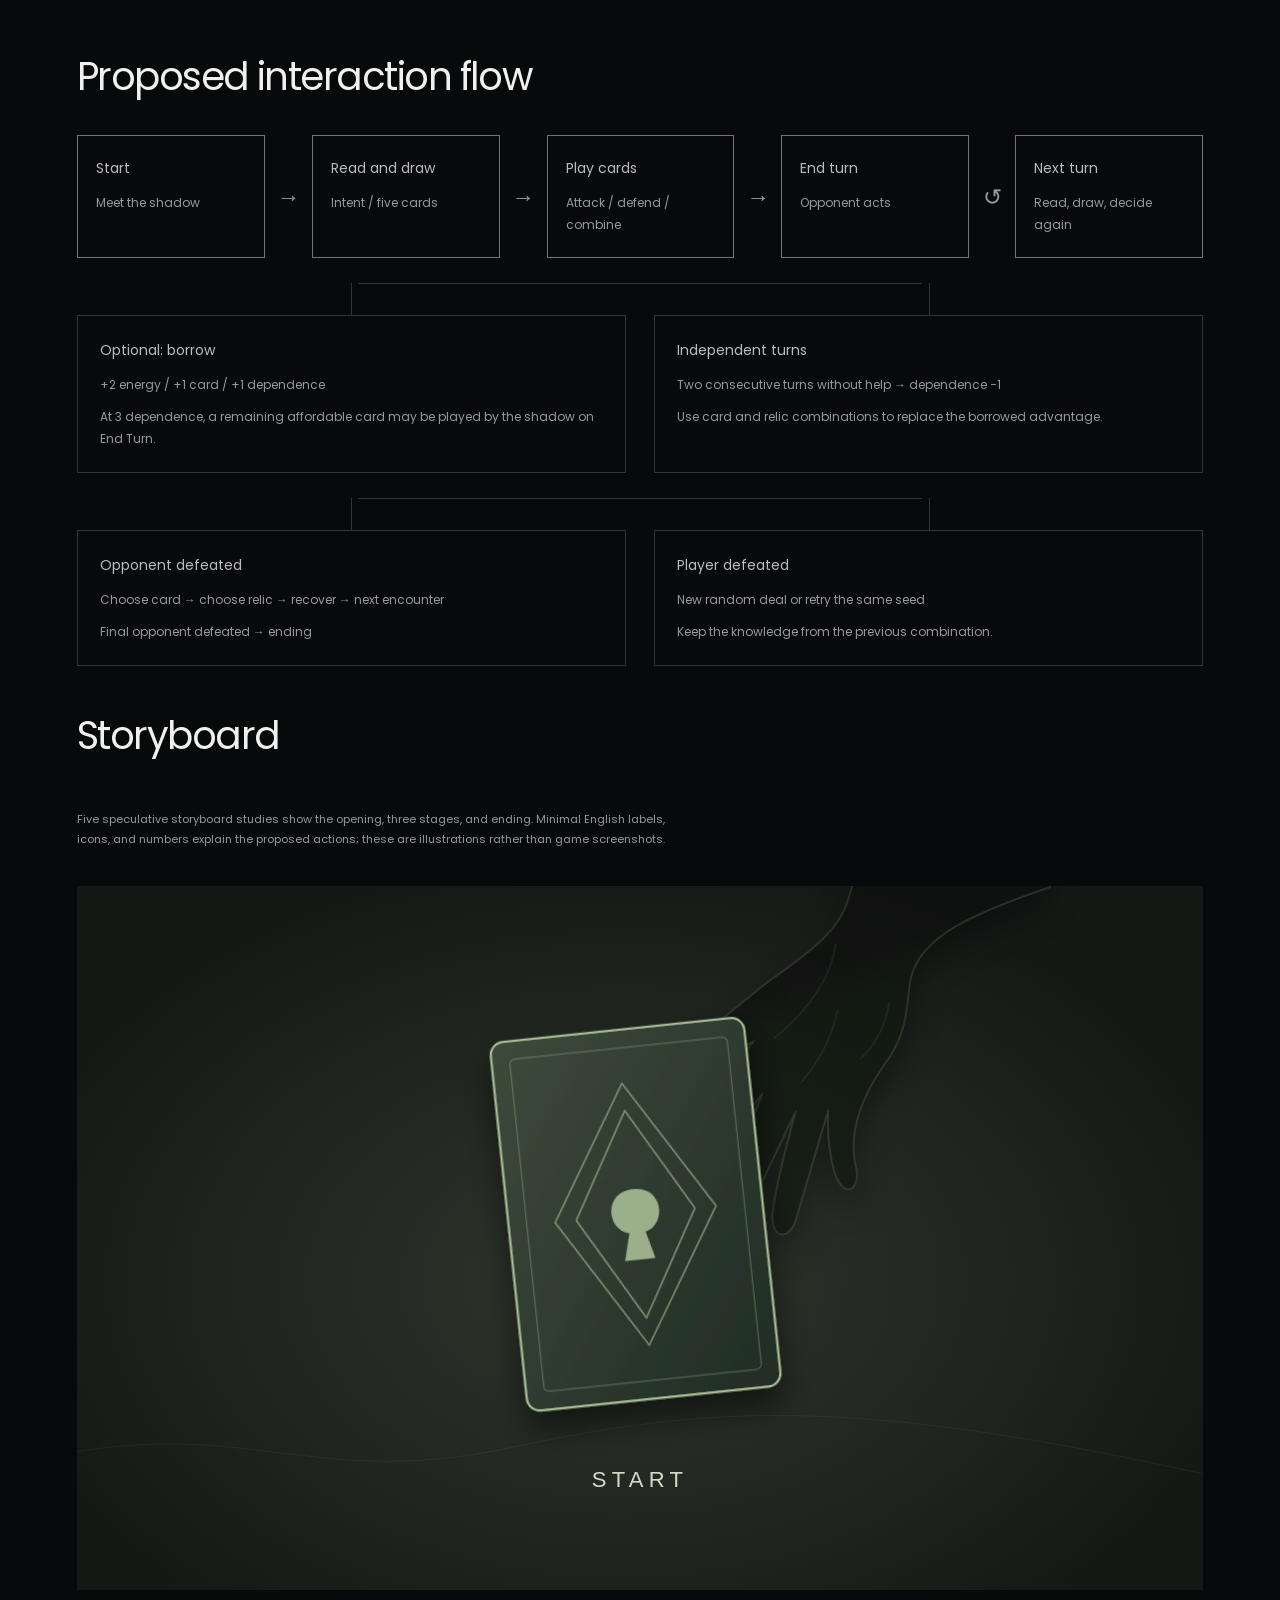
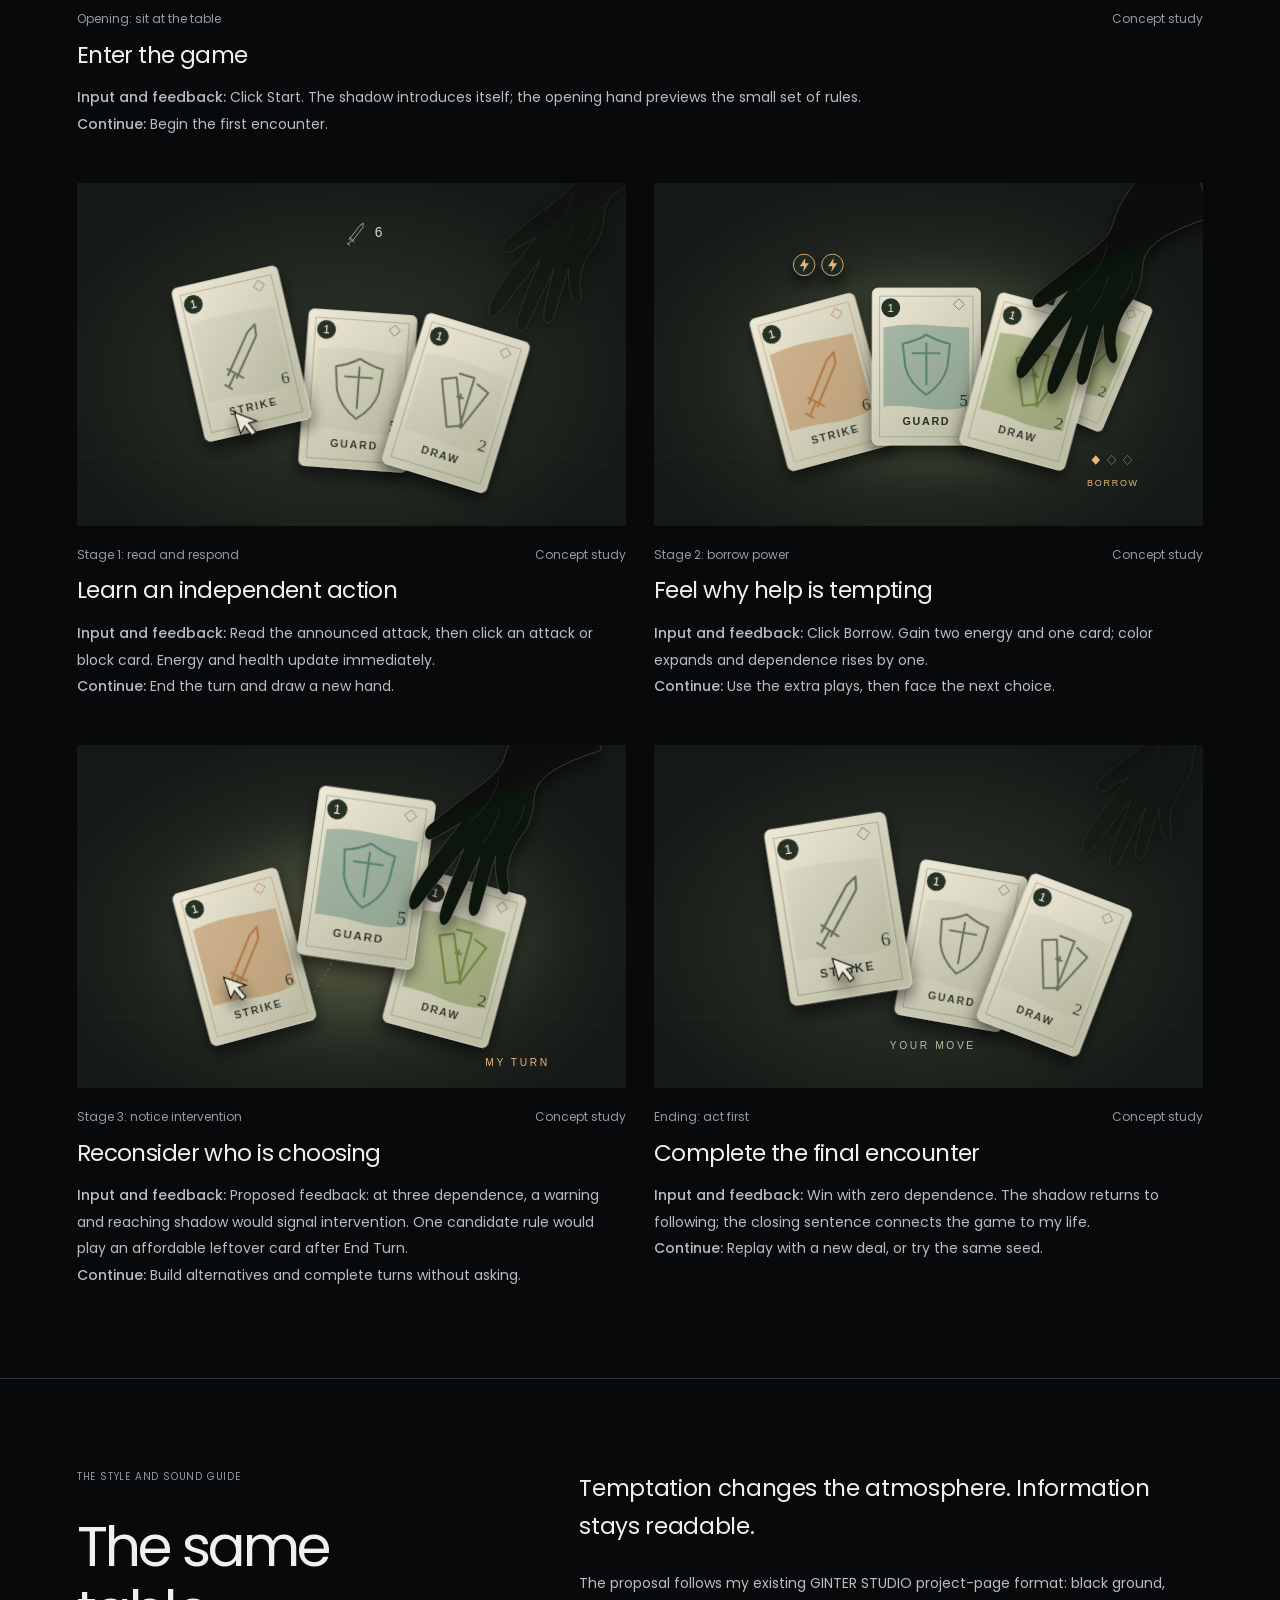
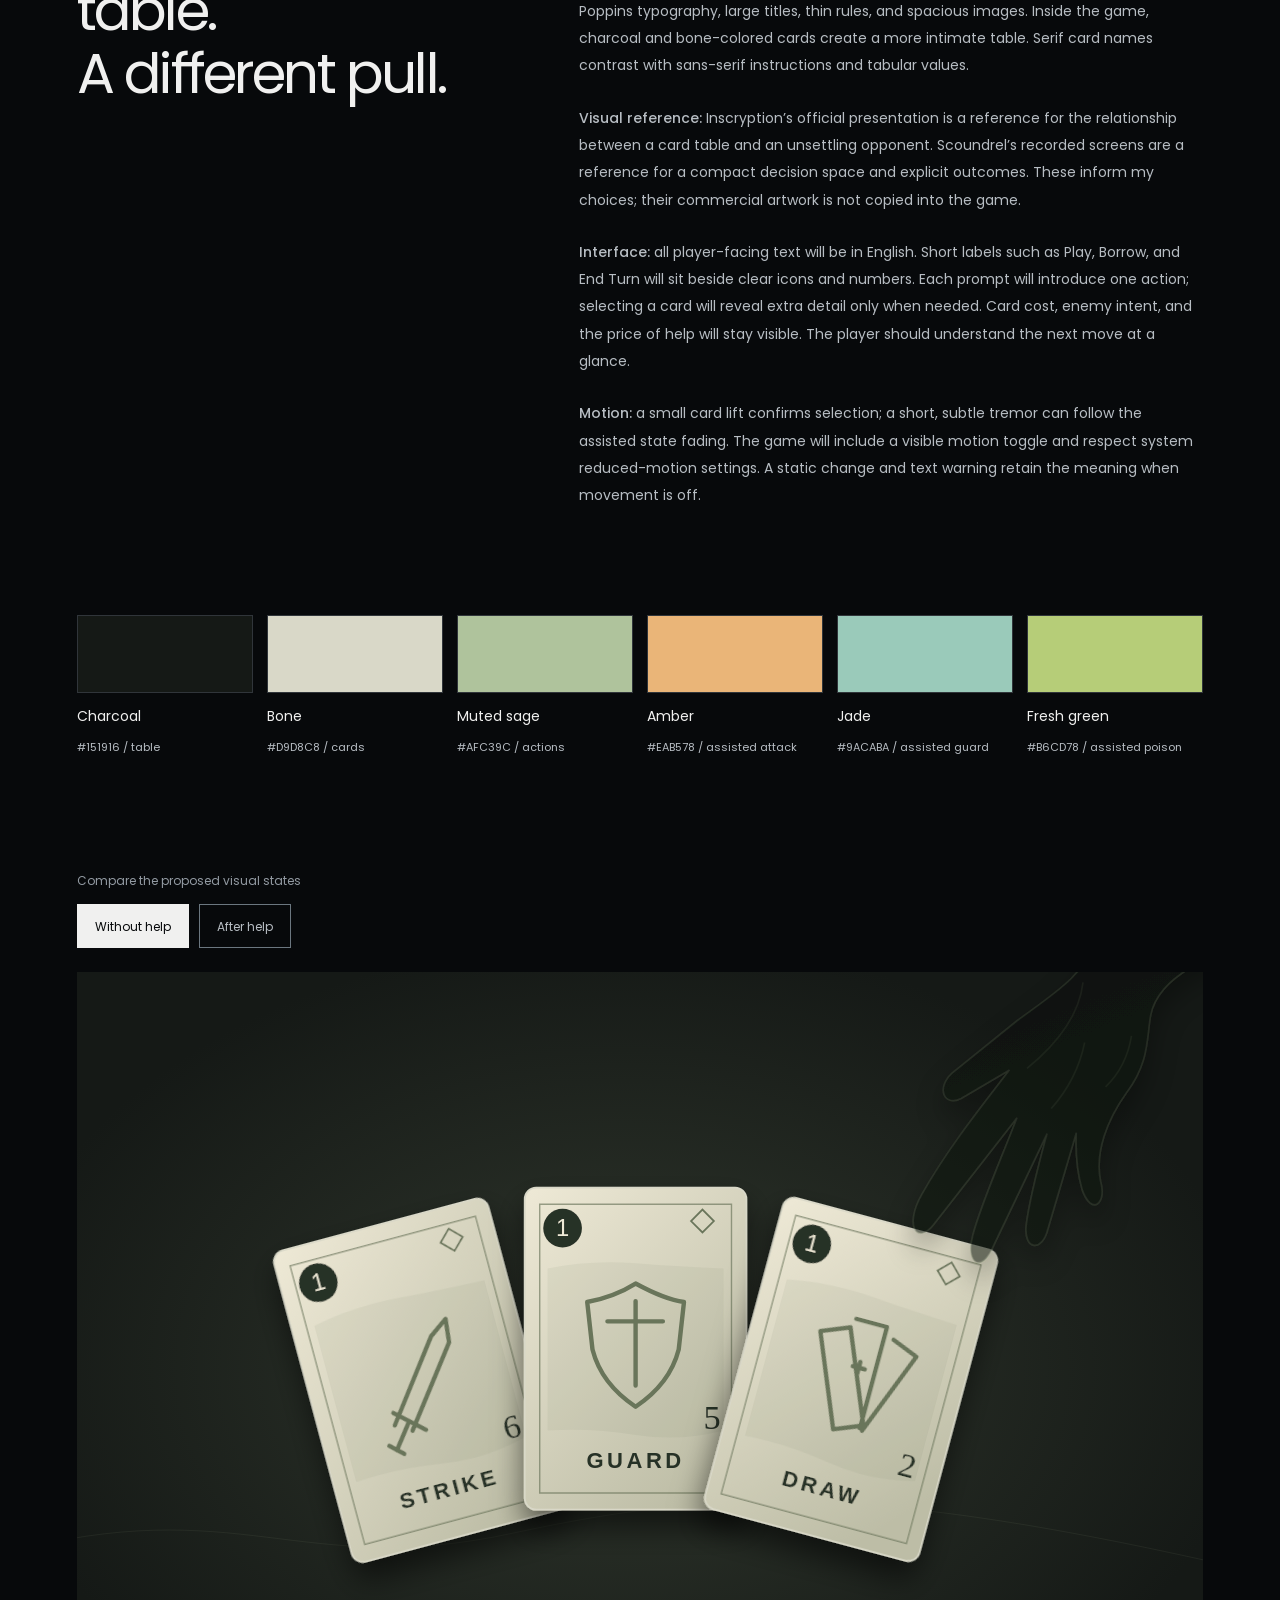
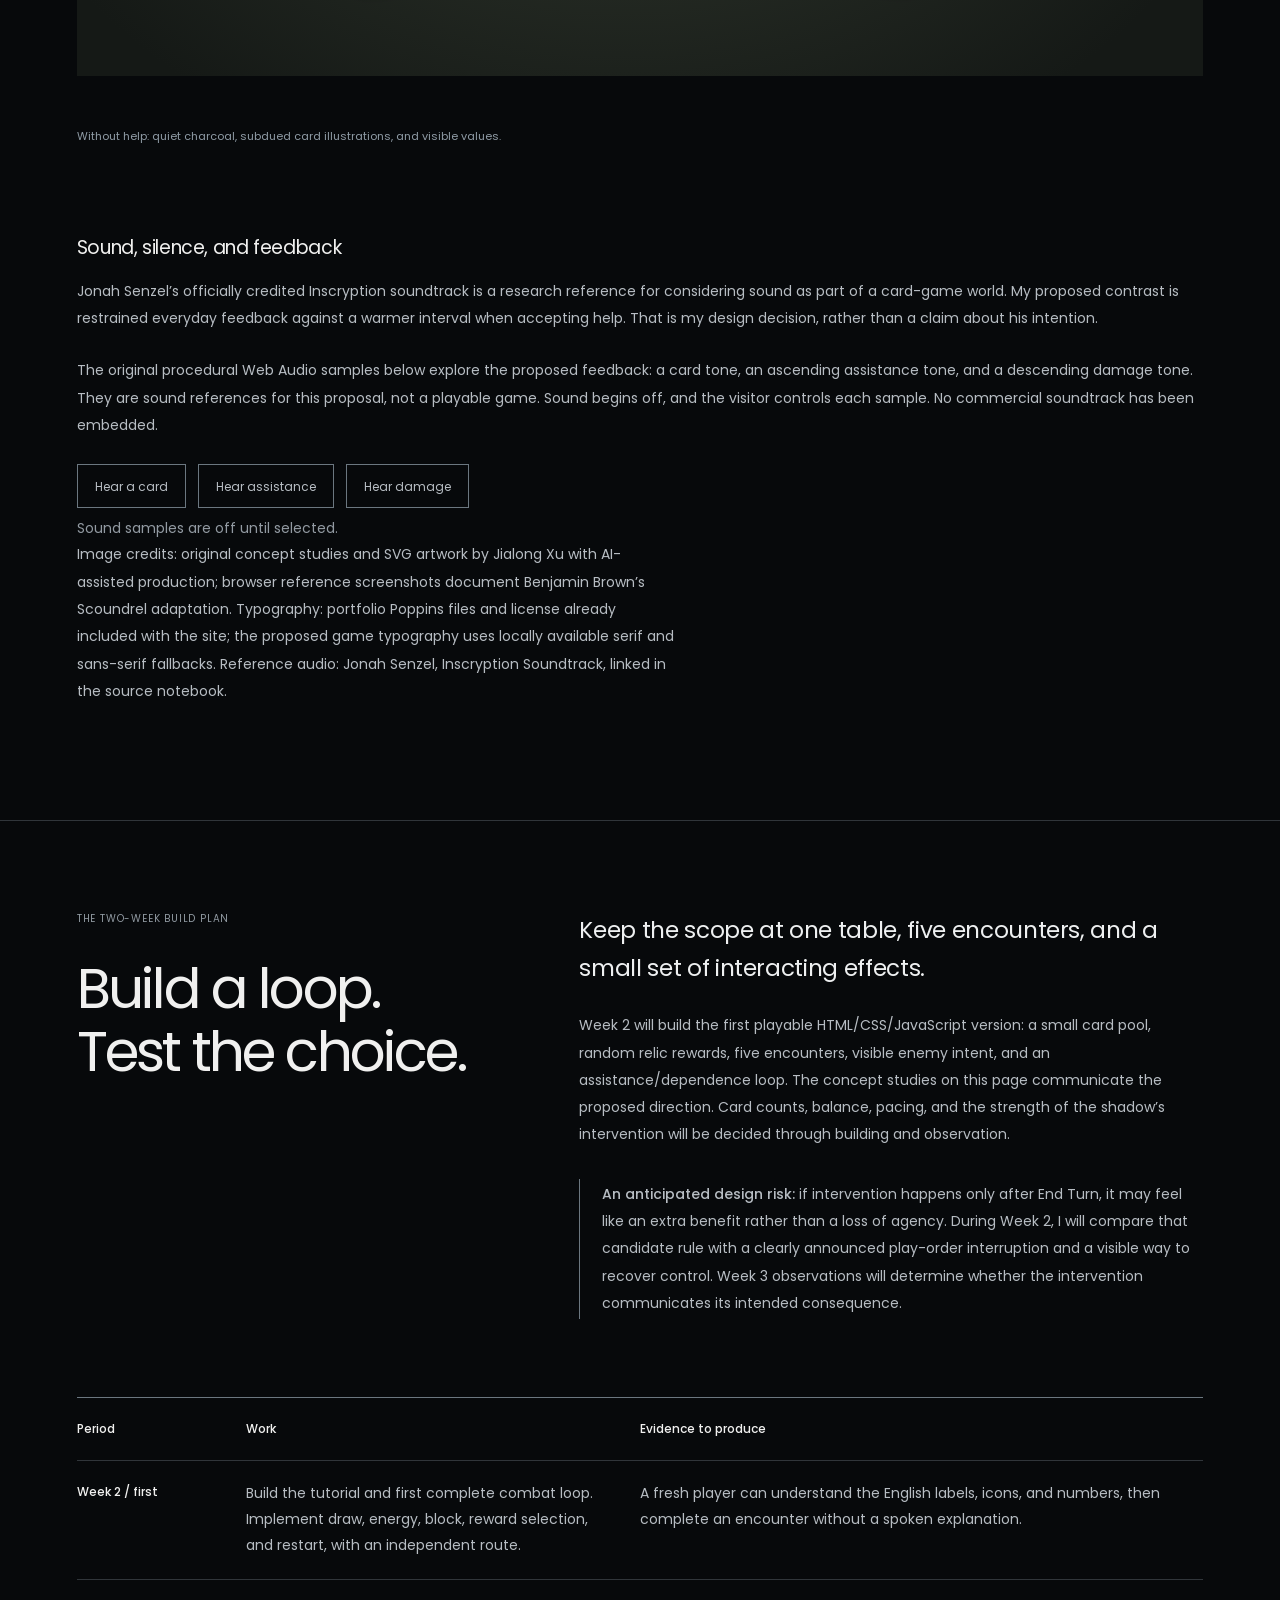
<file: shadow-pact.html>
<!doctype html>
<html lang="en"><head><meta charset="utf-8"><meta name="viewport" content="width=device-width,initial-scale=1"><meta name="theme-color" content="#08090a"><meta name="description" content="Shadow Pact: a Week 1 card roguelike design proposal by Jialong Xu about addiction, borrowed power, and recovering agency."><title>SHADOW PACT — GINTER STUDIO</title><link rel="stylesheet" href="style.css?v=20261029-shadow-pact-concepts-v3"><link rel="stylesheet" href="projects/project.css?v=20261029-shadow-pact-concepts-v3"><style>/* SHADOW PACT proposal additions. Reuses GINTER STUDIO's existing project design without replacing its shared styles. */
:root {
  --proposal-ground: #07090b;
  --proposal-surface: #0c1014;
  --proposal-surface-hover: #161c22;
  --proposal-ink: #f0f0ef;
  --proposal-copy: #b7bdc3;
  --proposal-muted: #929aa2;
  --proposal-rule: #30353a;
  --proposal-rule-strong: #6b7780;
  --proposal-link-hover: #b8c7d2;
  --proposal-disabled-ink: #75808a;
  --proposal-disabled-fill: #12171c;
  --proposal-scrim: #05080bf5;
  --proposal-transparent: transparent;
  --proposal-text: 14px;
  --proposal-small: 12px;
  --proposal-label: 11px;
  --proposal-gap: 28px;
}

html:has(.shadow-proposal), body.shadow-proposal { overflow-x: clip; }
.shadow-proposal { min-width: 320px; }
.shadow-proposal .project-main,
.shadow-proposal .project-story > *,
.shadow-proposal .project-copy,
.shadow-proposal figure,
.shadow-proposal fieldset { min-width: 0; }
.shadow-proposal .project-title h1 { overflow-wrap: break-word; }
.shadow-proposal .project-copy { max-width: 760px; }
.shadow-proposal .project-copy p { font-size: var(--proposal-text); }
.shadow-proposal .project-copy p.lead { font-size: clamp(18px, 1.8vw, 24px); }
.shadow-proposal .project-copy p.project-small { font-size: var(--proposal-small) !important; }
.shadow-proposal .project-story { column-gap: 10%; row-gap: 48px; scroll-margin-top: 24px; }
.shadow-proposal .project-story + .project-story { border-top: 1px solid var(--proposal-rule); }
.shadow-proposal .project-copy a:not(.button-link):not(.secondary-link),
.shadow-proposal .sources-list a { text-decoration: underline; text-decoration-color: var(--proposal-rule-strong); text-underline-offset: 4px; }
.shadow-proposal a:hover { color: var(--proposal-link-hover); }
.shadow-proposal a:focus-visible,
.shadow-proposal button:focus-visible,
.shadow-proposal summary:focus-visible,
.shadow-proposal [tabindex]:focus-visible { outline: 2px solid var(--proposal-ink); outline-offset: 5px; }
.shadow-proposal button { -webkit-tap-highlight-color: var(--proposal-transparent); }
.shadow-proposal button:disabled { color: var(--proposal-disabled-ink); background: var(--proposal-disabled-fill); border-color: var(--proposal-rule); cursor: not-allowed; }
.shadow-proposal button[aria-busy="true"] { cursor: progress; }
.shadow-proposal button:active:not(:disabled),
.shadow-proposal .button-link:active { transform: translateY(1px); }

.shadow-proposal .proposal-actions { display: flex; flex-wrap: wrap; align-items: center; gap: 16px 28px; margin-top: 30px; }
.shadow-proposal .button-link { display: inline-flex; align-items: center; justify-content: center; min-height: 48px; padding: 13px 24px; border: 1px solid var(--proposal-ink); background: var(--proposal-ink); color: var(--proposal-ground); font-size: var(--proposal-small); line-height: 1.6; }
.shadow-proposal .button-link:hover { background: var(--proposal-link-hover); color: var(--proposal-ground); border-color: var(--proposal-link-hover); }
.shadow-proposal .secondary-link { display: inline-flex; align-items: center; min-height: 44px; padding: 9px 0; border-bottom: 1px solid var(--proposal-rule-strong); color: var(--proposal-copy); font-size: var(--proposal-small); line-height: 1.6; }
.shadow-proposal .secondary-link:hover { color: var(--proposal-ink); border-color: var(--proposal-ink); }
.shadow-proposal .proposal-nav { display: flex; flex-wrap: wrap; gap: 4px 26px; padding: 24px 0 0; margin: 36px 6% 0; border-top: 1px solid var(--proposal-rule); font-size: var(--proposal-small); letter-spacing: 0; }
.shadow-proposal .proposal-nav a { display: inline-flex; align-items: center; min-height: 44px; padding: 8px 0; border-bottom: 1px solid var(--proposal-transparent); color: var(--proposal-copy); }
.shadow-proposal .proposal-nav a:hover { color: var(--proposal-ink); border-bottom-color: var(--proposal-ink); }
.shadow-proposal .proposal-wide { grid-column: 1 / -1; min-width: 0; max-width: none; }
.shadow-proposal .proposal-note { margin: 30px 0; padding: 2px 0 2px 22px; border-left: 1px solid var(--proposal-rule-strong); }
.shadow-proposal .proposal-note p { margin: 0 0 12px; font-size: var(--proposal-text); line-height: 1.9; color: var(--proposal-copy); }
.shadow-proposal .proposal-note p:last-child { margin-bottom: 0; }
.shadow-proposal .evidence-label { display: inline; color: var(--proposal-ink); font-size: inherit; font-weight: 500; }

.shadow-proposal .case-gallery { display: grid; grid-template-columns: repeat(3, minmax(0, 1fr)); gap: var(--proposal-gap); margin: 35px 0 0; }
.shadow-proposal .case-gallery figure { margin: 0; }
.shadow-proposal .case-gallery img { display: block; width: 100%; height: auto; }
.shadow-proposal .case-gallery figcaption { display: flex; flex-direction: column; gap: 10px; padding-top: 14px; font-size: var(--proposal-small); line-height: 1.9; color: var(--proposal-muted); }
.shadow-proposal .case-gallery figcaption strong { color: var(--proposal-copy); font-weight: 500; }
.shadow-proposal .table-scroll { width: 100%; min-width: 0; max-width: 100%; overflow-x: auto; overscroll-behavior-x: contain; scrollbar-color: var(--proposal-rule-strong) var(--proposal-ground); }
.shadow-proposal .evidence-table,
.shadow-proposal .plan-table { width: 100%; border-collapse: collapse; text-align: left; font-size: var(--proposal-text); line-height: 1.85; }
.shadow-proposal .evidence-table { min-width: 780px; }
.shadow-proposal .evidence-table caption,
.shadow-proposal .plan-table caption { padding: 0 0 18px; text-align: left; font-size: var(--proposal-small); color: var(--proposal-muted); }
.shadow-proposal .evidence-table th,
.shadow-proposal .plan-table th { color: var(--proposal-ink); font-size: var(--proposal-small); font-weight: 500; border-top: 1px solid var(--proposal-rule-strong); }
.shadow-proposal .evidence-table th,
.shadow-proposal .evidence-table td,
.shadow-proposal .plan-table th,
.shadow-proposal .plan-table td { padding: 20px 24px 20px 0; border-bottom: 1px solid var(--proposal-rule); vertical-align: top; }
.shadow-proposal .evidence-table td,
.shadow-proposal .plan-table td { color: var(--proposal-copy); }
.shadow-proposal .evidence-table th:first-child { width: 22%; }
.shadow-proposal .evidence-table th:nth-child(2) { width: 38%; }
.shadow-proposal .evidence-table th:last-child { width: 40%; }
.shadow-proposal .evidence-table th:last-child,
.shadow-proposal .evidence-table td:last-child,
.shadow-proposal .plan-table th:last-child,
.shadow-proposal .plan-table td:last-child { padding-right: 0; }
.shadow-proposal .evidence-table td strong,
.shadow-proposal .plan-table td strong { color: var(--proposal-ink); font-weight: 500; }
.shadow-proposal .evidence-table td p,
.shadow-proposal .plan-table td p { margin: 0 0 12px; font-size: inherit; line-height: inherit; }
.shadow-proposal .personal-moments { display: grid; grid-template-columns: repeat(3, minmax(0, 1fr)); gap: 34px; margin-top: 36px; }
.shadow-proposal .personal-moments > div { border-top: 1px solid var(--proposal-rule); padding-top: 22px; }
.shadow-proposal .personal-moments h3 { margin: 0 0 14px; font-size: 23px; line-height: 1.4; letter-spacing: -.025em; }
.shadow-proposal .personal-moments p { margin: 0; font-size: var(--proposal-text); line-height: 1.95; color: var(--proposal-copy); }
.shadow-proposal .gap-list { margin-top: 30px; }
.shadow-proposal .gap-list section { padding: 25px 0; border-top: 1px solid var(--proposal-rule); }
.shadow-proposal .gap-list h3 { margin: 0 0 12px; font-size: 20px; line-height: 1.5; }
.shadow-proposal .gap-list p { margin: 0; }
.shadow-proposal .exchange { margin: 36px 0 0; padding-top: 24px; border-top: 1px solid var(--proposal-rule); }
.shadow-proposal .exchange blockquote { margin: 0 0 16px; color: var(--proposal-ink); font-size: clamp(21px, 2.1vw, 32px); line-height: 1.65; letter-spacing: -.025em; }
.shadow-proposal .exchange cite { font-size: var(--proposal-small); font-style: normal; line-height: 1.8; color: var(--proposal-muted); }

.shadow-proposal .mechanic-list { display: block; margin: 0; }
.shadow-proposal .mechanic-list > dl { display: grid; grid-template-columns: repeat(3, minmax(0, 1fr)); gap: 28px; margin: 0; }
.shadow-proposal .mechanic-list > dl > div { padding-top: 20px; border-top: 1px solid var(--proposal-rule); }
.shadow-proposal .mechanic-list dt { margin-bottom: 12px; color: var(--proposal-ink); font-size: 19px; line-height: 1.5; }
.shadow-proposal .mechanic-list dd { margin: 0; color: var(--proposal-copy); font-size: var(--proposal-text); line-height: 1.95; }
.shadow-proposal .flowchart { margin-top: 36px; }
.shadow-proposal .flow-main { display: flex; align-items: stretch; gap: 12px; }
.shadow-proposal .flow-node { flex: 1 1 0; min-width: 0; padding: 20px 18px; border: 1px solid var(--proposal-rule-strong); color: var(--proposal-copy); font-size: var(--proposal-text); line-height: 1.85; }
.shadow-proposal .flow-node strong { display: block; margin-bottom: 8px; color: var(--proposal-ink); font-size: 16px; font-weight: 500; }
.shadow-proposal .flow-node p { margin: 0; font-size: inherit; line-height: inherit; }
.shadow-proposal .flow-node small { display: block; margin-top: 10px; color: var(--proposal-muted); font-size: var(--proposal-small); line-height: 1.85; }
.shadow-proposal .flow-arrow { align-self: center; flex: 0 0 22px; color: var(--proposal-muted); font-size: 23px; text-align: center; }
.shadow-proposal .flow-options { position: relative; display: grid; grid-template-columns: repeat(2, minmax(0, 1fr)); gap: 28px; padding-top: 32px; margin-top: 25px; }
.shadow-proposal .flow-options::before { content: ""; position: absolute; top: 0; left: 25%; width: 50%; height: 1px; background: var(--proposal-rule); }
.shadow-proposal .flow-options > * { position: relative; padding: 22px; border: 1px solid var(--proposal-rule); color: var(--proposal-copy); font-size: var(--proposal-text); line-height: 1.85; }
.shadow-proposal .flow-options > *::before { content: ""; position: absolute; left: 50%; top: -33px; height: 32px; width: 1px; background: var(--proposal-rule); }
.shadow-proposal .flow-options h3 { margin: 0 0 12px; color: var(--proposal-ink); font-size: 19px; line-height: 1.5; }
.shadow-proposal .flow-options p { margin: 0; font-size: inherit; line-height: inherit; }
.shadow-proposal .stage-list { padding: 0; margin: 35px 0 0; list-style: none; counter-reset: proposal-stage; }
.shadow-proposal .stage-list li { position: relative; padding: 22px 0 24px 52px; border-top: 1px solid var(--proposal-rule); counter-increment: proposal-stage; }
.shadow-proposal .stage-list li::before { content: counter(proposal-stage, decimal-leading-zero); position: absolute; left: 0; top: 27px; color: var(--proposal-muted); font-size: var(--proposal-small); }
.shadow-proposal .stage-list h3 { margin: 0 0 10px; font-size: 20px; line-height: 1.5; }
.shadow-proposal .stage-list p { margin: 0; }

.shadow-proposal .storyboard { min-width: 0; }
.shadow-proposal .storyboard-grid { display: grid; grid-template-columns: repeat(2, minmax(0, 1fr)); gap: 45px 28px; margin-top: 36px; }
.shadow-proposal .storyboard-grid figure { margin: 0; }
.shadow-proposal .storyboard-grid figure:first-child { grid-column: 1 / -1; }
.shadow-proposal .storyboard-grid img { display: block; width: 100%; height: auto; }
.shadow-proposal .storyboard-grid figcaption { display: flex; justify-content: space-between; align-items: baseline; flex-wrap: wrap; gap: 8px 20px; padding-top: 18px; font-size: var(--proposal-small); color: var(--proposal-muted); line-height: 1.8; }
.shadow-proposal .storyboard-grid h3 { margin: 8px 0 12px; color: var(--proposal-ink); font-size: 23px; line-height: 1.5; letter-spacing: -.025em; }
.shadow-proposal .storyboard-grid p { margin: 0; color: var(--proposal-copy); font-size: var(--proposal-text); line-height: 1.9; }
.shadow-proposal .palette-grid { display: grid; grid-template-columns: repeat(6, minmax(0, 1fr)); gap: 14px; margin: 32px 0; }
.shadow-proposal .palette-grid > * { min-width: 0; }
.shadow-proposal .palette-grid i { display: block; width: 100%; height: 78px; border: 1px solid var(--proposal-rule); background: var(--swatch, var(--proposal-rule)); }
.shadow-proposal .palette-grid strong { display: block; margin-top: 12px; color: var(--proposal-ink); font-size: var(--proposal-text); font-weight: 400; line-height: 1.65; }
.shadow-proposal .palette-grid span,
.shadow-proposal .palette-grid small { display: block; margin-top: 10px; color: var(--proposal-copy); font-size: var(--proposal-label); line-height: 1.7; overflow-wrap: anywhere; }
.shadow-proposal .palette-grid small { margin-top: 3px; color: var(--proposal-muted); }
.shadow-proposal .state-preview { margin-top: 36px; }
.shadow-proposal .state-preview img { display: block; width: 100%; height: auto; }
.shadow-proposal .state-preview fieldset { display: flex; flex-wrap: wrap; gap: 10px; padding: 14px 0 0; margin: 0 0 24px; border: 0; }
.shadow-proposal .state-preview legend { padding: 0; font-size: var(--proposal-small); color: var(--proposal-muted); }
.shadow-proposal .state-preview fieldset button,
.shadow-proposal .sound-controls button { min-height: 44px; padding: 11px 17px; border: 1px solid var(--proposal-rule-strong); background: var(--proposal-transparent); color: var(--proposal-copy); font-size: var(--proposal-small); line-height: 1.6; }
.shadow-proposal .state-preview fieldset button:hover:not(:disabled),
.shadow-proposal .sound-controls button:hover:not(:disabled) { background: var(--proposal-surface-hover); color: var(--proposal-ink); border-color: var(--proposal-ink); }
.shadow-proposal .state-preview fieldset button[aria-pressed="true"],
.shadow-proposal .sound-controls button[aria-pressed="true"] { background: var(--proposal-ink); color: var(--proposal-ground); border-color: var(--proposal-ink); }
.shadow-proposal .state-preview fieldset button:disabled,
.shadow-proposal .sound-controls button:disabled { background: var(--proposal-disabled-fill); color: var(--proposal-disabled-ink); border-color: var(--proposal-rule); cursor: not-allowed; }
.shadow-proposal .sound-controls { display: flex; flex-wrap: wrap; align-items: center; gap: 12px; margin-top: 25px; }
.shadow-proposal .sound-status { min-height: 24px; width: 100%; margin: 8px 0 0; color: var(--proposal-muted); font-size: var(--proposal-small); line-height: 1.8; }
.shadow-proposal .plan-table { min-width: 650px; }
.shadow-proposal .plan-table th:first-child { width: 15%; }
.shadow-proposal .plan-table th:nth-child(2) { width: 35%; }
.shadow-proposal .plan-table td { overflow-wrap: break-word; white-space: normal; }
.shadow-proposal .sources-list { margin: 0; padding-left: 22px; color: var(--proposal-muted); font-size: var(--proposal-text); line-height: 1.9; }
.shadow-proposal .sources-list li { padding: 0 0 23px 8px; overflow-wrap: anywhere; }
.shadow-proposal .sources-list a { color: var(--proposal-copy); }
.shadow-proposal .sources-list a:hover { color: var(--proposal-ink); }
.shadow-proposal .sources-list > li > span { display: block; margin-top: 7px; color: var(--proposal-muted); font-size: var(--proposal-small); line-height: 1.85; }
.shadow-proposal .sources-list p { margin: 7px 0 0; color: var(--proposal-muted); font-size: var(--proposal-small); line-height: 1.85; }
.shadow-proposal .closing-quote { margin: 0; padding: 90px 6%; max-width: none; border-top: 1px solid var(--proposal-rule); }
.shadow-proposal .closing-quote h2 { margin: 0; max-width: 1300px; color: var(--proposal-ink); font-size: clamp(40px, 7vw, 112px); font-weight: 400; letter-spacing: -.055em; line-height: 1.17; overflow-wrap: break-word; }
.shadow-proposal .closing-quote p { margin: 28px 0 22px; max-width: 650px; color: var(--proposal-copy); font-size: var(--proposal-text); font-weight: 400; letter-spacing: 0; line-height: 1.95; }
.shadow-proposal .closing-quote blockquote { margin: 0; }
.shadow-proposal .closing-quote cite { display: block; margin-top: 25px; color: var(--proposal-muted); font-size: var(--proposal-small); font-style: normal; letter-spacing: 0; line-height: 1.8; }
.shadow-proposal .proposal-footer { display: flex; flex-wrap: wrap; justify-content: space-between; align-items: center; gap: 16px 32px; padding: 35px 6%; border-top: 1px solid var(--proposal-rule); background: var(--proposal-ground); color: var(--proposal-muted); font-size: var(--proposal-small); line-height: 1.8; }
.shadow-proposal .proposal-footer a { display: inline-flex; align-items: center; min-height: 44px; color: var(--proposal-copy); }
.shadow-proposal .proposal-footer a:hover { color: var(--proposal-ink); }
.shadow-proposal .proposal-lightbox { width: min(1520px, calc(100% - 40px)); max-width: none; max-height: calc(100svh - 40px); margin: auto; padding: 22px; border: 1px solid var(--proposal-rule); background: var(--proposal-ground); color: var(--proposal-ink); overflow: auto; overscroll-behavior: contain; }
.shadow-proposal .proposal-lightbox::backdrop { background: var(--proposal-scrim); }
.shadow-proposal .proposal-lightbox figure { margin: 0; }
.shadow-proposal .proposal-lightbox img { display: block; width: auto; height: auto; max-width: 100%; max-height: calc(100svh - 170px); margin: 12px auto; object-fit: contain; }
.shadow-proposal .proposal-lightbox button { display: block; min-height: 44px; margin-left: auto; padding: 10px 18px; border: 1px solid var(--proposal-rule-strong); background: var(--proposal-transparent); color: var(--proposal-ink); font-size: var(--proposal-small); }
.shadow-proposal .proposal-lightbox button:hover { background: var(--proposal-surface-hover); border-color: var(--proposal-ink); }
.shadow-proposal .proposal-lightbox figcaption,
.shadow-proposal .proposal-lightbox p { margin: 12px auto 0; max-width: 1000px; color: var(--proposal-copy); font-size: var(--proposal-small); line-height: 1.8; text-align: center; }

@media (max-width: 1100px) {
  .shadow-proposal .case-gallery { gap: 20px; }
  .shadow-proposal .flow-main { gap: 8px; }
  .shadow-proposal .flow-node { padding: 16px 12px; font-size: 13px; }
  .shadow-proposal .flow-arrow { flex-basis: 16px; font-size: 19px; }
  .shadow-proposal .flow-node strong { font-size: 14px; }
}
@media (max-width: 800px) {
  .shadow-proposal .project-story { row-gap: 35px; }
  .shadow-proposal .project-copy { max-width: none; }
  .shadow-proposal .project-copy p { font-size: var(--proposal-text); }
  .shadow-proposal .proposal-nav { gap: 0 22px; margin-top: 28px; }
  .shadow-proposal .case-gallery { grid-template-columns: minmax(0, 1fr); gap: 30px; }
  .shadow-proposal .personal-moments { gap: 24px; }
  .shadow-proposal .personal-moments h3 { font-size: 20px; }
  .shadow-proposal .mechanic-list > dl { gap: 22px; }
  .shadow-proposal .flow-main { flex-direction: column; gap: 10px; }
  .shadow-proposal .flow-node { flex-basis: auto; padding: 20px; font-size: var(--proposal-text); }
  .shadow-proposal .flow-node strong { font-size: 16px; }
  .shadow-proposal .flow-arrow { flex-basis: auto; align-self: center; font-size: 23px; transform: rotate(90deg); }
  .shadow-proposal .closing-quote { padding-block: 65px; }
}
@media (max-width: 540px) {
  .shadow-proposal .project-story { row-gap: 30px; }
  .shadow-proposal .project-kicker { flex-wrap: wrap; }
  .shadow-proposal .project-subtitle { font-size: var(--proposal-text); }
  .shadow-proposal .project-copy p { font-size: var(--proposal-text); }
  .shadow-proposal .project-copy p.lead { font-size: 19px; }
  .shadow-proposal .proposal-actions { gap: 12px 24px; margin-top: 26px; }
  .shadow-proposal .button-link { padding: 12px 18px; }
  .shadow-proposal .proposal-nav { gap: 0 20px; padding-top: 18px; font-size: var(--proposal-label); }
  .shadow-proposal .proposal-note { padding-left: 17px; }
  .shadow-proposal .project-cover figcaption { font-size: var(--proposal-label); }
  .shadow-proposal .case-gallery figcaption { font-size: var(--proposal-small); }
  .shadow-proposal .evidence-table th,
  .shadow-proposal .evidence-table td,
  .shadow-proposal .plan-table th,
  .shadow-proposal .plan-table td { padding-top: 16px; padding-bottom: 16px; }
  .shadow-proposal .personal-moments { grid-template-columns: minmax(0, 1fr); gap: 24px; margin-top: 25px; }
  .shadow-proposal .mechanic-list > dl { grid-template-columns: minmax(0, 1fr); gap: 24px; }
  .shadow-proposal .personal-moments h3 { font-size: 23px; }
  .shadow-proposal .personal-moments > div,
  .shadow-proposal .mechanic-list > dl > div { padding-top: 20px; }
  .shadow-proposal .flow-options { grid-template-columns: minmax(0, 1fr); gap: 20px; padding-top: 0; }
  .shadow-proposal .flow-options::before,
  .shadow-proposal .flow-options > *::before { display: none; }
  .shadow-proposal .flow-options > * { padding: 20px; }
  .shadow-proposal .stage-list li { padding-left: 40px; }
  .shadow-proposal .storyboard-grid { grid-template-columns: minmax(0, 1fr); gap: 32px; margin-top: 25px; }
  .shadow-proposal .storyboard-grid figure:first-child { grid-column: auto; }
  .shadow-proposal .storyboard-grid figcaption { font-size: var(--proposal-small); }
  .shadow-proposal .storyboard-grid h3 { font-size: 22px; }
  .shadow-proposal .palette-grid { grid-template-columns: repeat(3, minmax(0, 1fr)); gap: 22px 12px; }
  .shadow-proposal .palette-grid i { height: 68px; }
  .shadow-proposal .state-preview fieldset { gap: 8px; }
  .shadow-proposal .state-preview fieldset button,
  .shadow-proposal .sound-controls button { padding-inline: 13px; }
  .shadow-proposal .closing-quote { padding-block: 55px; }
  .shadow-proposal .closing-quote h2 { font-size: clamp(32px, 9.7vw, 52px); letter-spacing: -.045em; }
  .shadow-proposal .proposal-footer { align-items: flex-start; padding-block: 25px; gap: 10px 25px; }
  .shadow-proposal .proposal-lightbox { width: calc(100% - 20px); max-height: calc(100svh - 20px); padding: 14px; }
  .shadow-proposal .proposal-lightbox img { max-height: calc(100svh - 190px); }
}
@media (prefers-reduced-motion: reduce) {
  .shadow-proposal *, .shadow-proposal *::before, .shadow-proposal *::after { animation: none !important; transition: none !important; scroll-behavior: auto !important; }
  .shadow-proposal button:active:not(:disabled), .shadow-proposal .button-link:active { transform: none; }
}

/* The playable table is isolated from the portfolio typography. */
.shadow-proposal .play-section{padding:90px 6%;border-top:1px solid var(--proposal-rule);scroll-margin-top:24px}
.shadow-proposal .play-heading{display:grid;grid-template-columns:1fr 1.6fr;gap:10%;margin-bottom:38px}
.shadow-proposal .play-heading h2{font-size:clamp(34px,4.4vw,65px);font-weight:400;line-height:1.12;letter-spacing:-.05em;margin:25px 0}
.shadow-proposal .play-heading p{font-size:14px;line-height:1.9;color:var(--proposal-copy)}
.shadow-proposal .play-frame{display:block;width:100%;height:940px;border:1px solid var(--proposal-rule);background:#151916}
@media(max-width:800px){.shadow-proposal .play-heading{grid-template-columns:1fr;gap:15px}.shadow-proposal .play-section{padding-top:60px;padding-bottom:60px}.shadow-proposal .play-frame{height:1160px}}
@media(max-width:540px){.shadow-proposal .play-section{padding:50px 3%}.shadow-proposal .play-heading{padding-inline:3%}.shadow-proposal .play-frame{height:1240px}.shadow-proposal .play-section>.project-note{padding-inline:3%}}
</style></head><body class="project-page shadow-proposal">
<a class="skip" href="#main">Skip to proposal</a>
<header class="project-header"><a class="brand" href="index.html">GINTER STUDIO</a><a class="project-back" href="index.html#work"><span aria-hidden="true">↖</span> BACK TO WORK</a></header>
<main class="project-main" id="main">
  <div class="project-title" id="introduction">
    <div class="project-kicker"><span>Hallucination / Week 1 proposal</span><span>Browser game / Card roguelike</span></div>
    <h1>SHADOW PACT</h1>
    <p class="project-subtitle">A Week 1 proposal for a short card roguelike about borrowed power, tempting combinations, and recovering the right to choose.</p>
    <div class="proposal-actions"><a class="button-link" href="#play">Play Shadow Pact <span aria-hidden="true">↓</span></a><a class="secondary-link" href="#concept">Explore the proposal</a><a class="secondary-link" href="#journey">View the player journey</a></div>
  </div>
  <figure class="project-cover"><button class="project-image-button" type="button" data-enlarge aria-label="Enlarge: Concept study: three illustrated cards and a shadow reaching toward the player’s next choice"><img src="[data-uri]" alt="Concept study: three illustrated cards and a shadow reaching toward the player’s next choice" fetchpriority="high" width="1280" height="800"></button><figcaption><span>Concept study — proposed direction. A close-up of cards and a shadow explores the relationship at the heart of the game. These speculative English visuals are not game screenshots.</span><span class="project-zoom-label">Enlarge</span></figcaption></figure>
  <nav class="proposal-nav" aria-label="Proposal contents"><a href="#introduction">Introduction</a><a href="#research">Case study</a><a href="#discussion">Critical AI discussion</a><a href="#concept">Concept</a><a href="#journey">Player journey</a><a href="#style">Style &amp; sound</a><a href="#plan">Build plan</a><a href="#play">Play</a></nav>

  <section class="project-story" id="concept" aria-labelledby="concept-title">
    <div><p class="project-section-label">The narrative and concept</p><h2 id="concept-title">When help<br>takes over.</h2></div>
    <div class="project-copy">
      <p class="lead">The intended experience: a shadow will teach me to play. Each time I borrow its power, winning should feel easier. Eventually, it will start treating my next move as its own.</p>
      <p>Shadow Pact is a proposal for a single-player browser game built around one main interaction: choosing and playing cards. Random rewards and relic combinations are intended to make each run different. The planned scope is five encounters, with choices about accepting help and building alternatives. The target is a short run of about five to ten minutes, to be checked during Week 3 playtesting. This Week 1 page presents research, proposed rules, and concept studies; building the playable game belongs to Week 2.</p>
      <h3>Why this subject is personal</h3>
      <p>I decided to quit smoking when I noticed that I could not keep up physically with other people my age. I chose this subject because of my own struggle with addiction and the illusions surrounding it: believing I needed cigarettes to feel ready or in control. The second day was hardest for me; that memory informs the pressure of the game’s midpoint.</p>
      <h3>My interpretation of Hallucination</h3>
      <p>I use Hallucination as a metaphor for the illusion that I need something in order to cope. The shadow offers that reassurance: borrowed power makes the table brighter and winning easier, while gradually taking over my decisions. Regaining control means testing that belief through action. A simple card table and opponents such as Habit and Another Me make this internal struggle visible.</p>
      <p>I want the player to move from curiosity to enjoyment, then notice reliance and try a different way of acting. Recovery includes learning, preparation, and support. Asking for help again does not erase the run. The story draws on my experience, rather than prescribing a universal timeline or treating a difficult moment as a moral failure.</p>
      <dl class="project-credits"><div><dt>Design and concept</dt><dd>Jialong Xu / Ginter</dd></div><div><dt>Context</dt><dd>Hallucination / Research and Game Proposal</dd></div><div><dt>Main interaction</dt><dd>Select and play a card</dd></div><div><dt>Current status</dt><dd>Week 1 design proposal / concept studies</dd></div></dl>
    </div>
    <div class="proposal-wide mechanic-list" aria-label="The proposed game rules">
      <dl><div><dt>Read and respond</dt><dd>Proposed starting rules: draw five cards, spend three energy, and see the opponent’s next action before committing.</dd></div><div><dt>Build a combination</dt><dd>Planned rewards will offer cards and unowned relics after a win, supporting multi-hit, poison, or counterattack strategies.</dd></div><div><dt>Borrow or act independently</dt><dd>Initial balance proposal: help grants two energy and one card, adding one dependence. Two consecutive turns without help would reduce dependence by one.</dd></div></dl>
    </div>
  </section>

  <section class="project-story" id="research" aria-labelledby="research-title">
    <div><p class="project-section-label">The case study</p><h2 id="research-title">Small choices.<br>Lasting effects.</h2></div>
    <div class="project-copy">
      <p class="lead">Inscryption gives me the ambition: strong narrative and a desire to try another combination. Scoundrel provides a compact browser comparison.</p>
      <h3>My personal reference: Inscryption</h3>
      <p>I am drawn to the way it breaks the fourth wall, changes visual worlds and map styles, and connects addictive card play with an unfolding story. These are the parts I remember most; I want the story in my project to grow from the player’s changing relationship with the rules.</p>
      <p>The official listing identifies Daniel Mullins Games as developer and Devolver Digital as publisher, and describes a combination of deckbuilding roguelike, escape-room puzzles, and psychological horror. The official soundtrack credits composer Jonah Senzel. These are verified credits; my reading of trust and dependence is my interpretation, not a claim about the creators’ stated intention. <a class="project-inline-link" href="https://store.steampowered.com/app/1092790/Inscryption/" target="_blank" rel="noopener">Game and credits</a> / <a class="project-inline-link" href="https://store.steampowered.com/app/1752910/Inscryption_Soundtrack/" target="_blank" rel="noopener">Soundtrack credits</a></p>
    </div>
    <div class="proposal-wide personal-moments" aria-label="Three memorable aspects of Inscryption reported by the designer">
      <div><h3>Breaking the fourth wall</h3><p>The relationship extends beyond a conventional card opponent. <strong>My design response:</strong> let the guide address the player and reach toward decisions.</p></div>
      <div><h3>Changing visual worlds</h3><p>Different map and presentation styles stayed with me. <strong>My design response:</strong> change one table’s visual state while preserving readable rules.</p></div>
      <div><h3>Play that carries a story</h3><p>Card combinations and narrative both motivate another attempt. <strong>My design response:</strong> make the shadow’s relationship evolve through repeated choices.</p></div>
    </div>
    <div class="proposal-wide project-copy browser-case-intro">
      <h3>Browser case: Scoundrel</h3>
      <p>A single-player card dungeon: resolve monsters, collect weapons and use potions while preserving health. Four visible cards offer local choices; resolving three advances to another room while one card carries over. The studied web version uses directional controls and a confirm button. The original card game is by <strong>Zach Gage and Kurt Bieg</strong> (2011); the browser adaptation studied here is by <strong>Benjamin Brown</strong>. Credits for the adaptation and original design are kept separate. <a class="project-inline-link" href="https://benjamin-t-brown.github.io/scoundrel/" target="_blank" rel="noopener">Play the browser version</a> / <a class="project-inline-link" href="https://github.com/benjamin-t-brown/scoundrel" target="_blank" rel="noopener">Adaptation source</a> / <a class="project-inline-link" href="https://stfj.net/art/2011/Scoundrel.pdf" target="_blank" rel="noopener">Original rules</a></p>
      <p class="proposal-note"><strong>Evidence note.</strong> The screenshots and event log below document a real, partial browser run performed by the AI assistant while preparing this proposal. They are separated from my personal memories of Inscryption. They do not represent a completed victory or an independently recorded student playthrough.</p>
    </div>
    <div class="proposal-wide case-gallery" aria-label="Three meaningful moments from the recorded browser session"><figure class=""><button class="project-image-button" type="button" data-enlarge aria-label="Enlarge: Scoundrel after using a four-heart potion at full health: health is still 20, three monsters remain and Flee is crossed out."><img src="[data-uri]" alt="Scoundrel after using a four-heart potion at full health: health is still 20, three monsters remain and Flee is crossed out." loading="lazy" width="1280" height="720"></button><figcaption><span><strong>A reward can be wasted</strong><br>The opening room contained 4♥, J♠, 3♣ and A♠. The session used the 4♥ potion while health was already 20. The potion disappeared, health stayed at 20, and Flee became unavailable after committing to the room.<br><span class="evidence-label">Interpretation</span> The value of a helpful card depends on timing. Taking a positive-looking card immediately can remove a resource that would have mattered later. The interface also makes commitment visible.</span><span class="project-zoom-label">Enlarge</span></figcaption></figure><figure class=""><button class="project-image-button" type="button" data-enlarge aria-label="Enlarge: Scoundrel weapon-selection screen: Jack of clubs above, four-diamond weapon selected beside a bare-hand option, current health 15 and predicted health 8."><img src="[data-uri]" alt="Scoundrel weapon-selection screen: Jack of clubs above, four-diamond weapon selected beside a bare-hand option, current health 15 and predicted health 8." loading="lazy" width="1280" height="720"></button><figcaption><span><strong>Previewing a cost supports deliberate choice</strong><br>Later, health was 15 and the equipped weapon was 4♦. Selecting J♣ opened the weapon-choice screen. Selecting bare hands previewed 4 remaining health; selecting the 4♦ weapon previewed 8. Confirming the weapon attack left actual health at 8.<br><span class="evidence-label">Interpretation</span> Random encounters can coexist with clear decisions. The next room is uncertain, but the immediate trade-off can be understood before committing. Comparing two visible outcomes creates strategy without many controls.</span><span class="project-zoom-label">Enlarge</span></figcaption></figure><figure class=""><button class="project-image-button" type="button" data-enlarge aria-label="Enlarge: Scoundrel immediately after fleeing: the replacement room contains nine-heart potion, Jack of clubs, eight-heart potion and four-diamond weapon; Flee is crossed out and health is 6."><img src="[data-uri]" alt="Scoundrel immediately after fleeing: the replacement room contains nine-heart potion, Jack of clubs, eight-heart potion and four-diamond weapon; Flee is crossed out and health is 6." loading="lazy" width="1280" height="720"></button><figcaption><span><strong>Retreat helps now but changes the next decision</strong><br>At health 6, the room contained A♠, 5♠, 9♠ and 7♥. The session chose Flee before playing a card. The replacement room contained 9♥, J♣, 8♥ and 4♦, while Flee was crossed out. Healing and equipping a weapon then made progress possible.<br><span class="evidence-label">Interpretation</span> A rescue option is interesting when it affects a future choice. Retreat did not simply end the challenge; it produced a different situation with one fewer immediate escape option.</span><span class="project-zoom-label">Enlarge</span></figcaption></figure></div>
    <div class="proposal-wide"><h3>Action, response, understanding</h3><div class="table-scroll" tabindex="0" role="region" aria-label="Eight recorded player-action events; scroll horizontally on a small screen"><table class="evidence-table"><thead><tr><th scope="col">Player action</th><th scope="col">Game response</th><th scope="col">What the interaction teaches</th></tr></thead><tbody><tr><td>Start a new run.</td><td>Deal 4♥, J♠, 3♣ and A♠; show 20 health, no weapon and 40 cards remaining in the deck.</td><td>The four face-up cards create a small, immediately readable decision space.</td></tr><tr><td>Use 4♥ at full health and confirm.</td><td>Remove the potion; health stays 20; Flee is crossed out.</td><td>A resource can be wasted, and the first committed action closes an escape option.</td></tr><tr><td>Fight 3♣ bare-handed.</td><td>Resolve the monster and reduce health from 20 to 17.</td><td>Without a weapon, a monster’s value becomes a direct health cost.</td></tr><tr><td>Preview A♠, cancel, then select and fight J♠ bare-handed.</td><td>The Ace previews 3 remaining health. The Jack previews 6; confirming it leaves health at 6. A new room retains A♠ and adds 5♠, 9♠ and 7♥; the deck count becomes 37.</td><td>Damage preview supports comparison, and the unresolved card carries a consequence into the next room.</td></tr><tr><td>Flee the new room before playing any card.</td><td>Replace its cards with 9♥, J♣, 8♥ and 4♦; health remains 6; Flee is now crossed out.</td><td>An escape can improve the immediate situation but cannot be used repeatedly without another commitment.</td></tr><tr><td>Use 9♥ while injured.</td><td>Remove the potion and increase health from 6 to 15.</td><td>Unlike the opening potion, the same type of reward now has clear practical value.</td></tr><tr><td>Equip 4♦, then compare attack options against J♣.</td><td>The weapon appears in the equipment area. Bare hands preview 4 remaining health; the weapon previews 8.</td><td>A random item changes how an existing threat can be handled. Order matters: equipping before fighting preserves health.</td></tr><tr><td>Confirm the 4♦ attack against J♣.</td><td>Health becomes 8. The weapon is marked 4 (11), with the defeated Jack beside it. The next room contains 8♥, 9♦, 3♦ and 5♦; the deck count is 34.</td><td>Equipment retains combat history, and the remaining card joins newly revealed possibilities. A compact interface can carry a continuing strategic story.</td></tr></tbody></table></div><p class="project-note">Source of values: the recorded browser session shown above. Source of credits: the original rules, adaptation repository, and creator profile. Interpretations and design transfers are my analysis of those observations.</p></div>
    <div class="proposal-wide project-copy"><h3>What I am taking forward</h3><p>A small interface can support meaningful choices when timing and future consequences matter. The weapon preview makes an immediate cost legible even when later encounters remain random. For Shadow Pact, the shadow’s offer should be genuinely useful, and its dependence cost should be visible before accepting. Randomness should create new combinations while keeping each immediate decision understandable.</p></div>
  </section>

  <section class="project-story" id="discussion" aria-labelledby="discussion-title">
    <div><p class="project-section-label">The critical discussion with AI</p><h2 id="discussion-title">I wanted<br>a game first.</h2></div>
    <div class="project-copy">
      <p class="lead">My corrections changed both the scope and the meaning of the project.</p>
      <div class="gap-list"><section><h3>Gap 1: atmosphere was standing in for play</h3><p>AI initially emphasized mysterious rooms, visual transformation, and choosing an exit. That did not explain what would make the next run enjoyable. I returned to what I liked in Inscryption: card and item combinations, randomness, and narrative. The design decision was to make card combat and reward selection the repeated activity.</p></section><section><h3>Gap 2: the metaphor was expanding the scope</h3><p>An elaborate setting added locations, equipment, and a story structure before the core interaction worked. I challenged the complexity and proposed a simpler visual change: sober colors becoming vivid after accepting an aid. The final direction keeps one table, a small card set, and the shadow relationship.</p></section><section><h3>A source check that changed the research</h3><p>The lesson specifically asks for a browser-game case. Inscryption is my personal reference, but I should not present it as a browser game. A documented Scoundrel browser session now provides direct action-response evidence. The official game listing supports Inscryption’s credits and genre; it does not establish that its creators intended an addiction metaphor.</p></section></div>
      <h3>A selected exchange</h3><p class="project-small">Selected from our conversation; translated from Chinese and condensed for clarity.</p><div class="exchange"><blockquote lang="en">“The game could use just two actions: ask the shadow for help, then move toward an exit.”</blockquote><cite>AI proposal · translated and condensed</cite><blockquote lang="en">“First, I want an enjoyable roguelike. Each run should feel different, with randomly offered items and new combinations to discover.”</blockquote><cite>My response · translated and condensed</cite><blockquote lang="en">“I want to conceal the story’s real meaning through metaphor. The visuals should be striking, and the game itself should be captivating.”</blockquote><cite>My current direction · translated from Chinese</cite></div>
      <h3>The story beneath the surface</h3><p>The player enters a mysterious card game. A shadow offers guidance, color, and an easier way forward. Its gestures gradually shift from invitation to interference. My experience of addiction stays beneath these encounters, revealed through the player’s choices and their consequences.</p><p>I want the imagery to reward a closer look: expressive shadows, intricate card illustrations, and moments of vivid transformation. The desire to return should grow from unexpected card and relic combinations, meaningful risks, and a story that reveals another fragment with each run. Short English prompts and clear visual feedback will keep play easy to understand.</p>
      <h3>My conclusion</h3><p>A small interface can still contain strategic depth. I chose a card roguelike so the player can enjoy discovering a build; the metaphor lives in how an attractive assistant changes that play. AI was useful for alternatives, research organization, and draft interface visuals. I retained responsibility for the subject, rejected directions that did not fit, and used evidence to separate observed behavior from interpretation.</p>
    </div>
  </section>

  <section class="project-story" id="journey" aria-labelledby="journey-title">
    <div><p class="project-section-label">The interaction and player journey</p><h2 id="journey-title">Learn.<br>Rely.<br>Reclaim.</h2></div>
    <div class="project-copy"><p class="lead">Proposed journey: one main interaction will develop across three short stages, with an opening and an ending.</p><p>The planned five encounters are grouped into three narrative stages. Assistance will remain optional throughout, with an independent route to be built and tested. The sequence below describes the intended experience and proposed rules, rather than a finished game or a required sequence of choices.</p><ol class="stage-list"><li><h3>Opening: meet the shadow</h3><p>Enter a quiet table and inspect the starter cards. The shadow explains enemy intent and energy. Clicking Start begins the first fight.</p></li><li><h3>Stage 1: learn / encounters 1–2</h3><p>Read an attack, block it, and choose when to deal damage. A first victory introduces random cards and relics. The player learns that order and combinations matter.</p></li><li><h3>Stage 2: rely / encounter 3, “the second day”</h3><p>A stronger opponent pressures the developing build. Help offers immediate energy, a card, and vivid color. Repeated use raises dependence. At three dependence, an initial rule to explore would let the shadow play an affordable remaining card when End Turn is pressed. The personal memory of my second day informs this midpoint, not a universal withdrawal schedule.</p></li><li><h3>Stage 3: reclaim / encounters 4–5</h3><p>Try combinations that replace borrowed power. Two consecutive turns without help reduce dependence. The final opponent, Another Me, tests the build and the player’s decisions.</p></li><li><h3>Ending: whose move is it?</h3><p>At zero dependence, the shadow returns to following. An assisted victory also reaches the exit and leaves room for another attempt. The planned loss screen will offer a new deal or another attempt with the same random seed. The closing sentence connects the conclusion to my own life.</p></li></ol></div>
    <div class="proposal-wide"><h3>Proposed interaction flow</h3><div class="flowchart" role="img" aria-label="Start, read enemy intent and draw five cards, play cards, end turn and resolve the opponent, return to the next turn. Optional help adds energy and dependence. Winning gives card and relic rewards then the next encounter; losing offers retry; the final victory reaches the ending."><div class="flow-main"><div class="flow-node">Start<small>Meet the shadow</small></div><span class="flow-arrow" aria-hidden="true">→</span><div class="flow-node">Read and draw<small>Intent / five cards</small></div><span class="flow-arrow" aria-hidden="true">→</span><div class="flow-node">Play cards<small>Attack / defend / combine</small></div><span class="flow-arrow" aria-hidden="true">→</span><div class="flow-node">End turn<small>Opponent acts</small></div><span class="flow-arrow" aria-hidden="true">↺</span><div class="flow-node">Next turn<small>Read, draw, decide again</small></div></div><div class="flow-options"><div class="flow-node">Optional: borrow<small>+2 energy / +1 card / +1 dependence</small><small>At 3 dependence, a remaining affordable card may be played by the shadow on End Turn.</small></div><div class="flow-node">Independent turns<small>Two consecutive turns without help → dependence −1</small><small>Use card and relic combinations to replace the borrowed advantage.</small></div></div><div class="flow-options"><div class="flow-node">Opponent defeated<small>Choose card → choose relic → recover → next encounter</small><small>Final opponent defeated → ending</small></div><div class="flow-node">Player defeated<small>New random deal or retry the same seed</small><small>Keep the knowledge from the previous combination.</small></div></div></div></div>
    <div class="proposal-wide storyboard"><h3>Storyboard</h3><p class="project-note">Five speculative storyboard studies show the opening, three stages, and ending. Minimal English labels, icons, and numbers explain the proposed actions; these are illustrations rather than game screenshots.</p><div class="storyboard-grid"><figure class="gallery-wide"><button type="button" class="project-image-button" data-enlarge aria-label="Enlarge Opening: sit at the table"><img src="[data-uri]" alt="Opening: sit at the table; concept study" width="1280" height="800" loading="lazy"></button><figcaption><span>Opening: sit at the table</span><span>Concept study</span></figcaption><h3>Enter the game</h3><p><strong>Input and feedback:</strong> Click Start. The shadow introduces itself; the opening hand previews the small set of rules.</p><p><strong>Continue:</strong> Begin the first encounter.</p></figure><figure class=""><button type="button" class="project-image-button" data-enlarge aria-label="Enlarge Stage 1: read and respond"><img src="[data-uri]" alt="Stage 1: read and respond; concept study" width="1280" height="800" loading="lazy"></button><figcaption><span>Stage 1: read and respond</span><span>Concept study</span></figcaption><h3>Learn an independent action</h3><p><strong>Input and feedback:</strong> Read the announced attack, then click an attack or block card. Energy and health update immediately.</p><p><strong>Continue:</strong> End the turn and draw a new hand.</p></figure><figure class=""><button type="button" class="project-image-button" data-enlarge aria-label="Enlarge Stage 2: borrow power"><img src="[data-uri]" alt="Stage 2: borrow power; concept study" width="1280" height="800" loading="lazy"></button><figcaption><span>Stage 2: borrow power</span><span>Concept study</span></figcaption><h3>Feel why help is tempting</h3><p><strong>Input and feedback:</strong> Click Borrow. Gain two energy and one card; color expands and dependence rises by one.</p><p><strong>Continue:</strong> Use the extra plays, then face the next choice.</p></figure><figure class=""><button type="button" class="project-image-button" data-enlarge aria-label="Enlarge Stage 3: notice intervention"><img src="[data-uri]" alt="Stage 3: notice intervention; concept study" width="1280" height="800" loading="lazy"></button><figcaption><span>Stage 3: notice intervention</span><span>Concept study</span></figcaption><h3>Reconsider who is choosing</h3><p><strong>Input and feedback:</strong> Proposed feedback: at three dependence, a warning and reaching shadow would signal intervention. One candidate rule would play an affordable leftover card after End Turn.</p><p><strong>Continue:</strong> Build alternatives and complete turns without asking.</p></figure><figure class=""><button type="button" class="project-image-button" data-enlarge aria-label="Enlarge Ending: act first"><img src="[data-uri]" alt="Ending: act first; concept study" width="1280" height="800" loading="lazy"></button><figcaption><span>Ending: act first</span><span>Concept study</span></figcaption><h3>Complete the final encounter</h3><p><strong>Input and feedback:</strong> Win with zero dependence. The shadow returns to following; the closing sentence connects the game to my life.</p><p><strong>Continue:</strong> Replay with a new deal, or try the same seed.</p></figure></div></div>
  </section>

  <section class="project-story" id="style" aria-labelledby="style-title">
    <div><p class="project-section-label">The style and sound guide</p><h2 id="style-title">The same table.<br>A different pull.</h2></div>
    <div class="project-copy"><p class="lead">Temptation changes the atmosphere. Information stays readable.</p><p>The proposal follows my existing GINTER STUDIO project-page format: black ground, Poppins typography, large titles, thin rules, and spacious images. Inside the game, charcoal and bone-colored cards create a more intimate table. Serif card names contrast with sans-serif instructions and tabular values.</p><p><strong>Visual reference:</strong> Inscryption’s official presentation is a reference for the relationship between a card table and an unsettling opponent. Scoundrel’s recorded screens are a reference for a compact decision space and explicit outcomes. These inform my choices; their commercial artwork is not copied into the game.</p><p><strong>Interface:</strong> all player-facing text will be in English. Short labels such as Play, Borrow, and End Turn will sit beside clear icons and numbers. Each prompt will introduce one action; selecting a card will reveal extra detail only when needed. Card cost, enemy intent, and the price of help will stay visible. The player should understand the next move at a glance.</p><p><strong>Motion:</strong> a small card lift confirms selection; a short, subtle tremor can follow the assisted state fading. The game will include a visible motion toggle and respect system reduced-motion settings. A static change and text warning retain the meaning when movement is off.</p></div>
    <div class="proposal-wide palette-grid" aria-label="Proposed game palette"><div><i style="--swatch:#151916"></i><strong>Charcoal</strong><span>#151916 / table</span></div><div><i style="--swatch:#d9d8c8"></i><strong>Bone</strong><span>#D9D8C8 / cards</span></div><div><i style="--swatch:#afc39c"></i><strong>Muted sage</strong><span>#AFC39C / actions</span></div><div><i style="--swatch:#eab578"></i><strong>Amber</strong><span>#EAB578 / assisted attack</span></div><div><i style="--swatch:#9acaba"></i><strong>Jade</strong><span>#9ACABA / assisted guard</span></div><div><i style="--swatch:#b6cd78"></i><strong>Fresh green</strong><span>#B6CD78 / assisted poison</span></div></div>
    <div class="proposal-wide state-preview"><fieldset><legend>Compare the proposed visual states</legend><button type="button" data-preview="normal" aria-pressed="true">Without help</button><button type="button" data-preview="assisted" aria-pressed="false">After help</button></fieldset><button type="button" class="project-image-button" data-enlarge aria-label="Enlarge the selected concept study"><img id="state-image" src="[data-uri]" data-normal="[data-uri]" data-assisted="[data-uri]" alt="Concept study: the restrained unassisted state" width="1280" height="800" loading="lazy"></button><p id="state-caption" class="project-note">Without help: quiet charcoal, subdued card illustrations, and visible values.</p></div>
    <div class="proposal-wide project-copy"><h3>Sound, silence, and feedback</h3><p>Jonah Senzel’s officially credited Inscryption soundtrack is a research reference for considering sound as part of a card-game world. My proposed contrast is restrained everyday feedback against a warmer interval when accepting help. That is my design decision, rather than a claim about his intention.</p><p>The original procedural Web Audio samples below explore the proposed feedback: a card tone, an ascending assistance tone, and a descending damage tone. They are sound references for this proposal, not a playable game. Sound begins off, and the visitor controls each sample. No commercial soundtrack has been embedded.</p><div class="sound-controls" role="group" aria-label="Play original sound samples"><button type="button" data-sound="card">Hear a card</button><button type="button" data-sound="shadow">Hear assistance</button><button type="button" data-sound="hurt">Hear damage</button></div><p class="sound-status" id="sound-status" role="status">Sound samples are off until selected.</p><p class="project-note">Image credits: original concept studies and SVG artwork by Jialong Xu with AI-assisted production; browser reference screenshots document Benjamin Brown’s Scoundrel adaptation. Typography: portfolio Poppins files and license already included with the site; the proposed game typography uses locally available serif and sans-serif fallbacks. Reference audio: Jonah Senzel, Inscryption Soundtrack, linked in the source notebook.</p></div>
  </section>

  <section class="project-story" id="plan" aria-labelledby="plan-title">
    <div><p class="project-section-label">The two-week build plan</p><h2 id="plan-title">Build a loop.<br>Test the choice.</h2></div>
    <div class="project-copy"><p class="lead">Keep the scope at one table, five encounters, and a small set of interacting effects.</p><p>Week 2 will build the first playable HTML/CSS/JavaScript version: a small card pool, random relic rewards, five encounters, visible enemy intent, and an assistance/dependence loop. The concept studies on this page communicate the proposed direction. Card counts, balance, pacing, and the strength of the shadow’s intervention will be decided through building and observation.</p><p class="proposal-note"><strong>An anticipated design risk:</strong> if intervention happens only after End Turn, it may feel like an extra benefit rather than a loss of agency. During Week 2, I will compare that candidate rule with a clearly announced play-order interruption and a visible way to recover control. Week 3 observations will determine whether the intervention communicates its intended consequence.</p></div>
    <div class="proposal-wide table-scroll" tabindex="0" role="region" aria-label="Two-week production plan"><table class="plan-table"><thead><tr><th scope="col">Period</th><th scope="col">Work</th><th scope="col">Evidence to produce</th></tr></thead><tbody><tr><th scope="row">Week 2 / first</th><td>Build the tutorial and first complete combat loop. Implement draw, energy, block, reward selection, and restart, with an independent route.</td><td>A fresh player can understand the English labels, icons, and numbers, then complete an encounter without a spoken explanation.</td></tr><tr><th scope="row">Week 2 / next</th><td>Connect the three narrative stages. Test a meaningful, signposted takeover rule. Tune multi-hit, poison, and counterattack combinations.</td><td>A five-fight build with different viable reward paths and visible assistance costs.</td></tr><tr><th scope="row">Week 3 / observe</th><td>Invite several people to play from a fresh start. Watch without explaining the rules first. Record decisions, confusion, discovered combinations, and whether they notice dependence.</td><td>Actual play notes: what happened, what the player said, the relevant seed, and screenshots where useful.</td></tr><tr><th scope="row">Week 3 / refine</th><td>Adjust confusing copy, pacing, balance, and visual intensity. Recheck keyboard controls, narrow screens, motion settings, sound control, and endings. Publish the refined game.</td><td>Before/after evidence, resolved issues, and a visitor-tested public link.</td></tr></tbody></table></div>
    <div class="proposal-wide project-copy"><h3>Questions for the playtest</h3><p>Can players identify the next action at a glance and explain enemy intent and card cost without reading a long tutorial? Can they name a combination they discovered? Do they notice the shadow’s price before using it? Does intervention feel like a change in agency? Can they find a viable way to stop borrowing? Do they want another run because of a new strategy, the story, or both?</p></div>
  </section>

  <section class="project-story" id="sources" aria-labelledby="sources-title">
    <div><p class="project-section-label">Sources and process</p><h2 id="sources-title">Keep the<br>evidence visible.</h2></div>
    <div class="project-copy"><p>Creator statements, observed actions, and interpretation have different roles here. Sources verify credits and published descriptions; screenshots support the recorded browser events; the metaphor and proposed changes are my design decisions.</p><ol class="sources-list"><li><a href="https://unibiubiu.github.io/videos-and-reading/hallucination-web-game/#pitch" target="_blank" rel="noopener">Course lesson / Sections 07–08</a><span>The required proposal contents and portfolio submission format.</span></li><li><a href="https://store.steampowered.com/app/1092790/Inscryption/" target="_blank" rel="noopener">Daniel Mullins Games / Inscryption</a><span>Official game description, developer, publisher, and platform information.</span></li><li><a href="https://store.steampowered.com/app/1752910/Inscryption_Soundtrack/" target="_blank" rel="noopener">Jonah Senzel / Inscryption Soundtrack</a><span>Official composer credit and sound reference. No audio from it is reused.</span></li><li><a href="https://stfj.net/art/2011/Scoundrel.pdf" target="_blank" rel="noopener">Zach Gage and Kurt Bieg / Scoundrel rules, 2011</a><span>Original game design and rules; credited separately from the browser implementation.</span></li><li><a href="https://github.com/benjamin-t-brown/scoundrel" target="_blank" rel="noopener">Benjamin Brown / Scoundrel browser adaptation</a><span>The playable version and its source. <a href="https://benjamin-t-brown.github.io/scoundrel/instructions/instructions.en.html" target="_blank" rel="noopener">Version-specific instructions</a>.</span></li><li><a href="https://www.rimowa.com/at/de/accessories/stickers/single-stickers/dream-without-action/50900280.html" target="_blank" rel="noopener">RIMOWA / AMBUSH® “Dream Without Action” sticker</a><span>The official product entry credits AMBUSH for the sticker design. This documents the object reference, not authorship of the saying.</span></li><li><a href="https://hypebae.com/2018/9/yoon-rimowa-120-anniversary-campaign-film-interview" target="_blank" rel="noopener">Lily Chen / Yoon interview, Hypebae, 2018</a><span>First-person discussion of the sentence in Yoon’s RIMOWA campaign. It does not establish the phrase’s original author.</span></li></ol><p class="project-note">Process credit: concept, personal memories, selection, and critical decisions by Jialong Xu; research organization, concept studies, sound references, and webpage production developed with Codex. Browser-session assistance is disclosed with the case study. No human playtest feedback has been invented.</p></div>
  </section>

  <section class="play-section" id="play" aria-labelledby="play-title"><div class="play-heading"><div><p class="project-section-label">An evolving playable study</p><h2 id="play-title">Take a seat.</h2></div><div><p>Five encounters. A new deal each time.<br>Read the next move, play your cards, and decide what to borrow.</p><a class="project-inline-link" href="shadow-pact-game.html?v=20261029-play-v1" target="_blank" rel="noopener">Open the game in its own tab ↗</a></div></div><iframe class="play-frame" title="Play Shadow Pact — an English card roguelike" src="shadow-pact-game.html?v=20261029-play-v1" loading="lazy" allow="fullscreen" allowfullscreen></iframe><p class="project-note">Playable work in progress. The proposal above records the design direction; balance, story, and artwork will continue to develop.</p></section>

  <section class="closing-quote" aria-labelledby="closing-title"><h2 id="closing-title">Dream without action<br>is hallucination.</h2><p>This sentence was on a sticker on my luggage and in my social profile for years. I want it to appear after the player has actually made the choices the journey asks of them.</p><a class="project-inline-link" href="#journey">Review the proposed journey</a></section>
</main>
<footer class="project-footer proposal-footer"><a href="index.html#work">↖ ALL WORK</a><a href="#introduction">BACK TO THE PROPOSAL ↑</a><span>GINTER STUDIO / Jialong Xu / 2026</span></footer>
<dialog class="proposal-lightbox" id="proposal-lightbox" aria-label="Expanded project image"><button type="button" id="close-lightbox">Close image</button><img id="lightbox-image" alt=""><p id="lightbox-caption"></p></dialog>
<script type="module">
const lightbox=document.querySelector('#proposal-lightbox');
document.querySelectorAll('[data-enlarge]').forEach(button=>button.addEventListener('click',()=>{
 const image=button.querySelector('img');
 document.querySelector('#lightbox-image').src=image.currentSrc||image.src;
 document.querySelector('#lightbox-image').alt=image.alt;
 document.querySelector('#lightbox-caption').textContent=image.alt;
 lightbox.showModal();
}));
document.querySelector('#close-lightbox').addEventListener('click',()=>lightbox.close());
lightbox.addEventListener('click',event=>{if(event.target===lightbox)lightbox.close();});
const stateImage=document.querySelector('#state-image');
document.querySelectorAll('[data-preview]').forEach(button=>button.addEventListener('click',()=>{
 const assisted=button.dataset.preview==='assisted';
 document.querySelectorAll('[data-preview]').forEach(b=>b.setAttribute('aria-pressed',String(b===button)));
 stateImage.src=assisted?stateImage.dataset.assisted:stateImage.dataset.normal;
 stateImage.alt=assisted?'Concept study: the vivid assisted state':'Concept study: the restrained unassisted state';
 document.querySelector('#state-caption').textContent=assisted?'After help: stronger amber, jade and green make the borrowed advantage immediately attractive. Values and dependence remain readable.':'Without help: quiet charcoal, subdued card illustrations, and visible values.';
}));
let soundContext;
document.querySelectorAll('[data-sound]').forEach(button=>button.addEventListener('click',async()=>{
 try{
  document.querySelector('#sound-status').textContent='Starting the selected sound sample…';
  soundContext ||= new (window.AudioContext||window.webkitAudioContext)();
  if(soundContext.state==='suspended')await Promise.race([soundContext.resume(),new Promise((_,reject)=>setTimeout(()=>reject(new Error('Audio unavailable')),3000))]);
  const type=button.dataset.sound,osc=soundContext.createOscillator(),gain=soundContext.createGain(),now=soundContext.currentTime;
  osc.type='sine';osc.frequency.setValueAtTime(type==='shadow'?196:type==='hurt'?120:330,now);
  osc.frequency.exponentialRampToValueAtTime(type==='hurt'?70:type==='shadow'?392:440,now+.16);
  gain.gain.setValueAtTime(.045,now);gain.gain.exponentialRampToValueAtTime(.001,now+.3);
  osc.connect(gain).connect(soundContext.destination);osc.start(now);osc.stop(now+.3);
  document.querySelector('#sound-status').textContent=type==='shadow'?'Assistance: an ascending interval.':type==='hurt'?'Damage: a descending tone.':'Card: a short confirmation tone.';
 }catch{document.querySelector('#sound-status').textContent='This browser could not play the sample. Visual and text feedback remain available.';}
}));
</script></body></html>
</file>
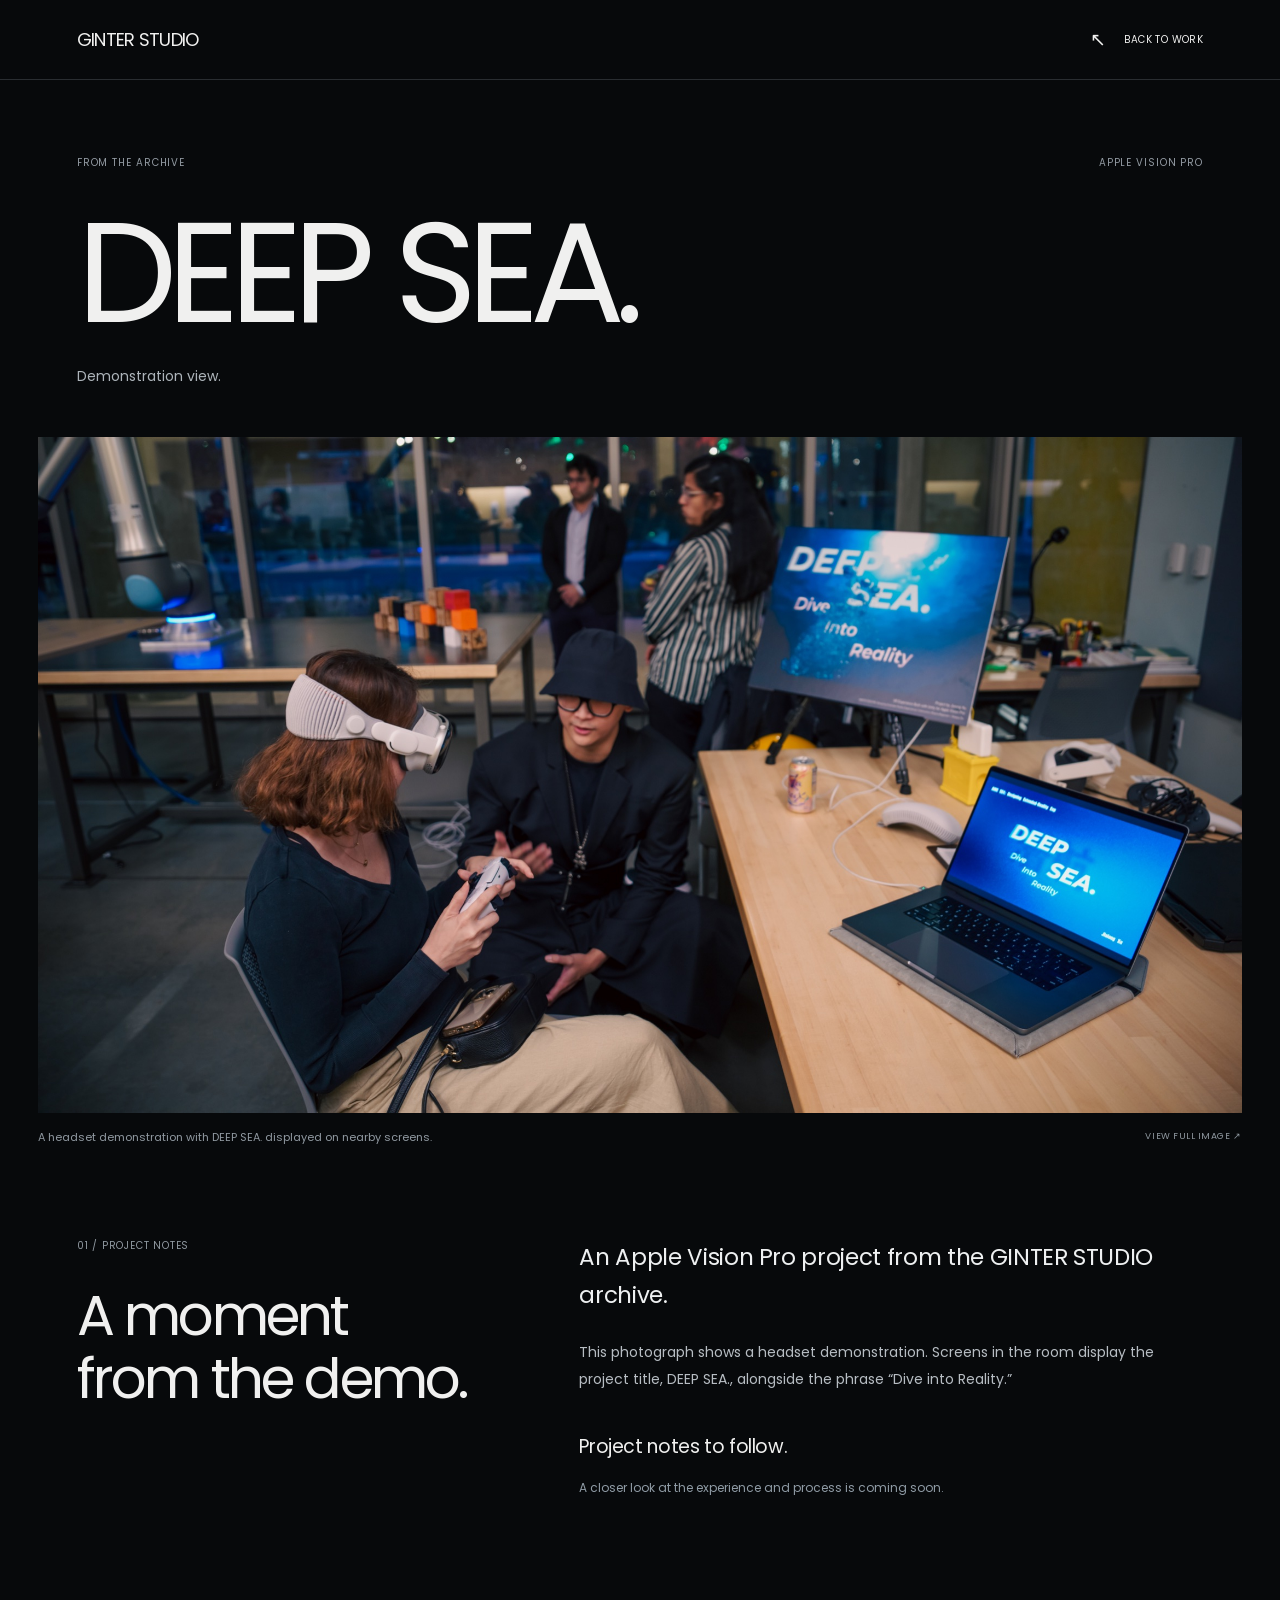
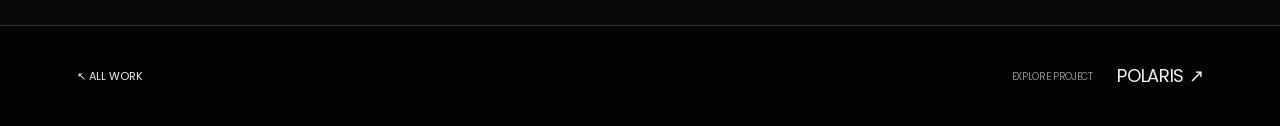
<file: projects/deep-sea.html>
<!doctype html>
<html lang="en">
<head>
  <meta charset="utf-8">
  <meta name="viewport" content="width=device-width, initial-scale=1">
  <meta name="theme-color" content="#07090b">
  <meta name="description" content="DEEP SEA. — an Apple Vision Pro project from the GINTER STUDIO archive. Demonstration documentation.">
  <title>DEEP SEA. — GINTER STUDIO</title>
  <link rel="stylesheet" href="../style.css">
  <link rel="stylesheet" href="project.css">
</head>
<body class="project-page deep-sea-page">
  <a class="skip" href="#main">Skip to project</a>
  <header class="project-header">
    <a class="brand" href="../index.html">GINTER STUDIO</a>
    <a class="project-back" href="../index.html#work"><span aria-hidden="true">↖</span> BACK TO WORK</a>
  </header>
  <main class="project-main" id="main">
    <div class="project-title">
      <div class="project-kicker"><span>From the archive</span><span>Apple Vision Pro</span></div>
      <h1>DEEP SEA.</h1>
      <p class="project-subtitle">Demonstration view.</p>
    </div>
    <figure class="project-cover">
      <button class="project-image-button" type="button" data-viewer data-viewer-src="../assets/deep-sea-documentation.jpg" data-viewer-caption="A headset demonstration with DEEP SEA. displayed on nearby screens." aria-label="Open DEEP SEA demonstration photograph in full size">
        <img src="../assets/deep-sea-documentation.jpg" alt="A participant wearing a headset during a demonstration, with DEEP SEA. displayed on a laptop and a nearby screen." width="8640" height="4860" fetchpriority="high">
      </button>
      <figcaption><span>A headset demonstration with DEEP SEA. displayed on nearby screens.</span><span class="project-zoom-label">View full image ↗</span></figcaption>
    </figure>
    <section class="project-story" aria-labelledby="deep-sea-notes">
      <div>
        <p class="project-section-label">01 / Project notes</p>
        <h2 id="deep-sea-notes">A moment<br>from the demo.</h2>
      </div>
      <div class="project-copy">
        <p class="lead">An Apple Vision Pro project from the GINTER STUDIO archive.</p>
        <p>This photograph shows a headset demonstration. Screens in the room display the project title, DEEP SEA., alongside the phrase “Dive into Reality.”</p>
        <h3>Project notes to follow.</h3>
        <p class="project-small">A closer look at the experience and process is coming soon.</p>
      </div>
    </section>
  </main>
  <footer class="project-footer">
    <a href="../index.html#work">↖ ALL WORK</a>
    <a class="next-project" href="polaris.html"><span>EXPLORE PROJECT</span> POLARIS ↗</a>
  </footer>
  <script type="module" src="../viewer.js"></script>
</body>
</html>
</file>
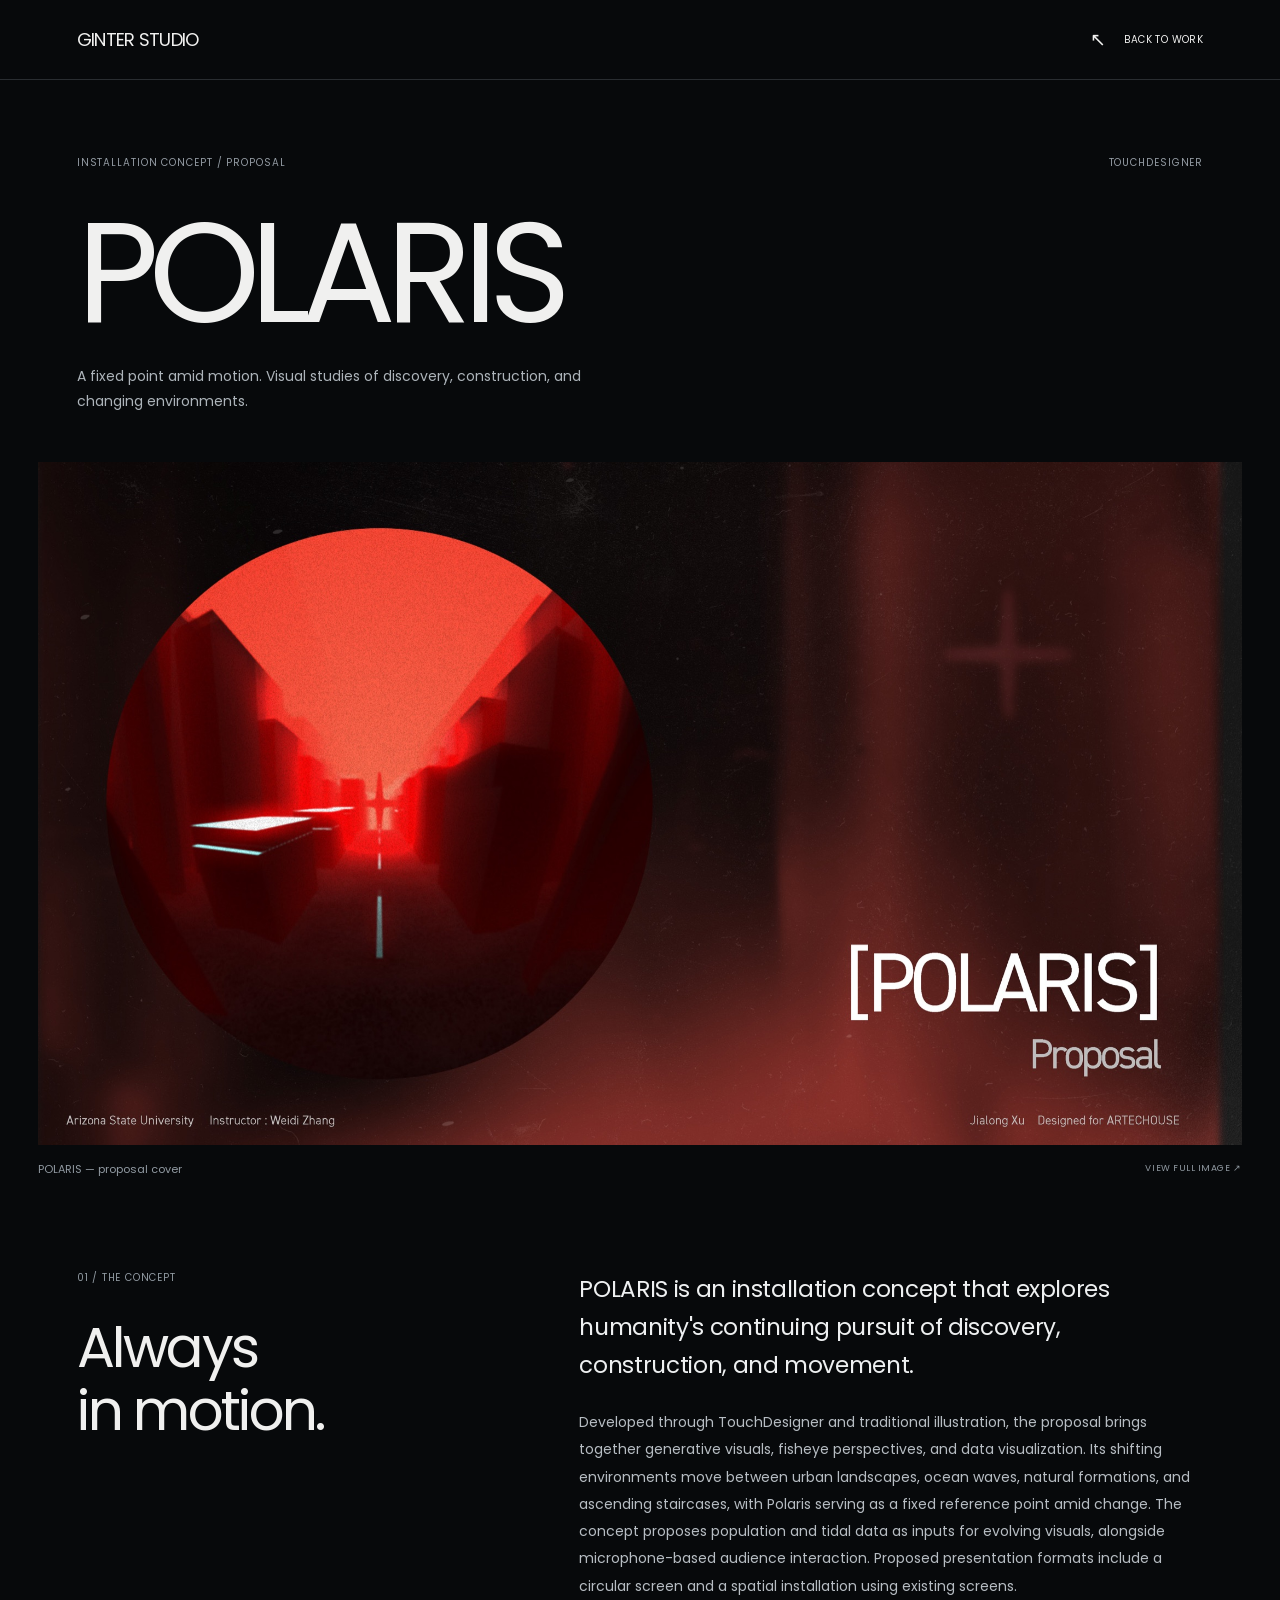
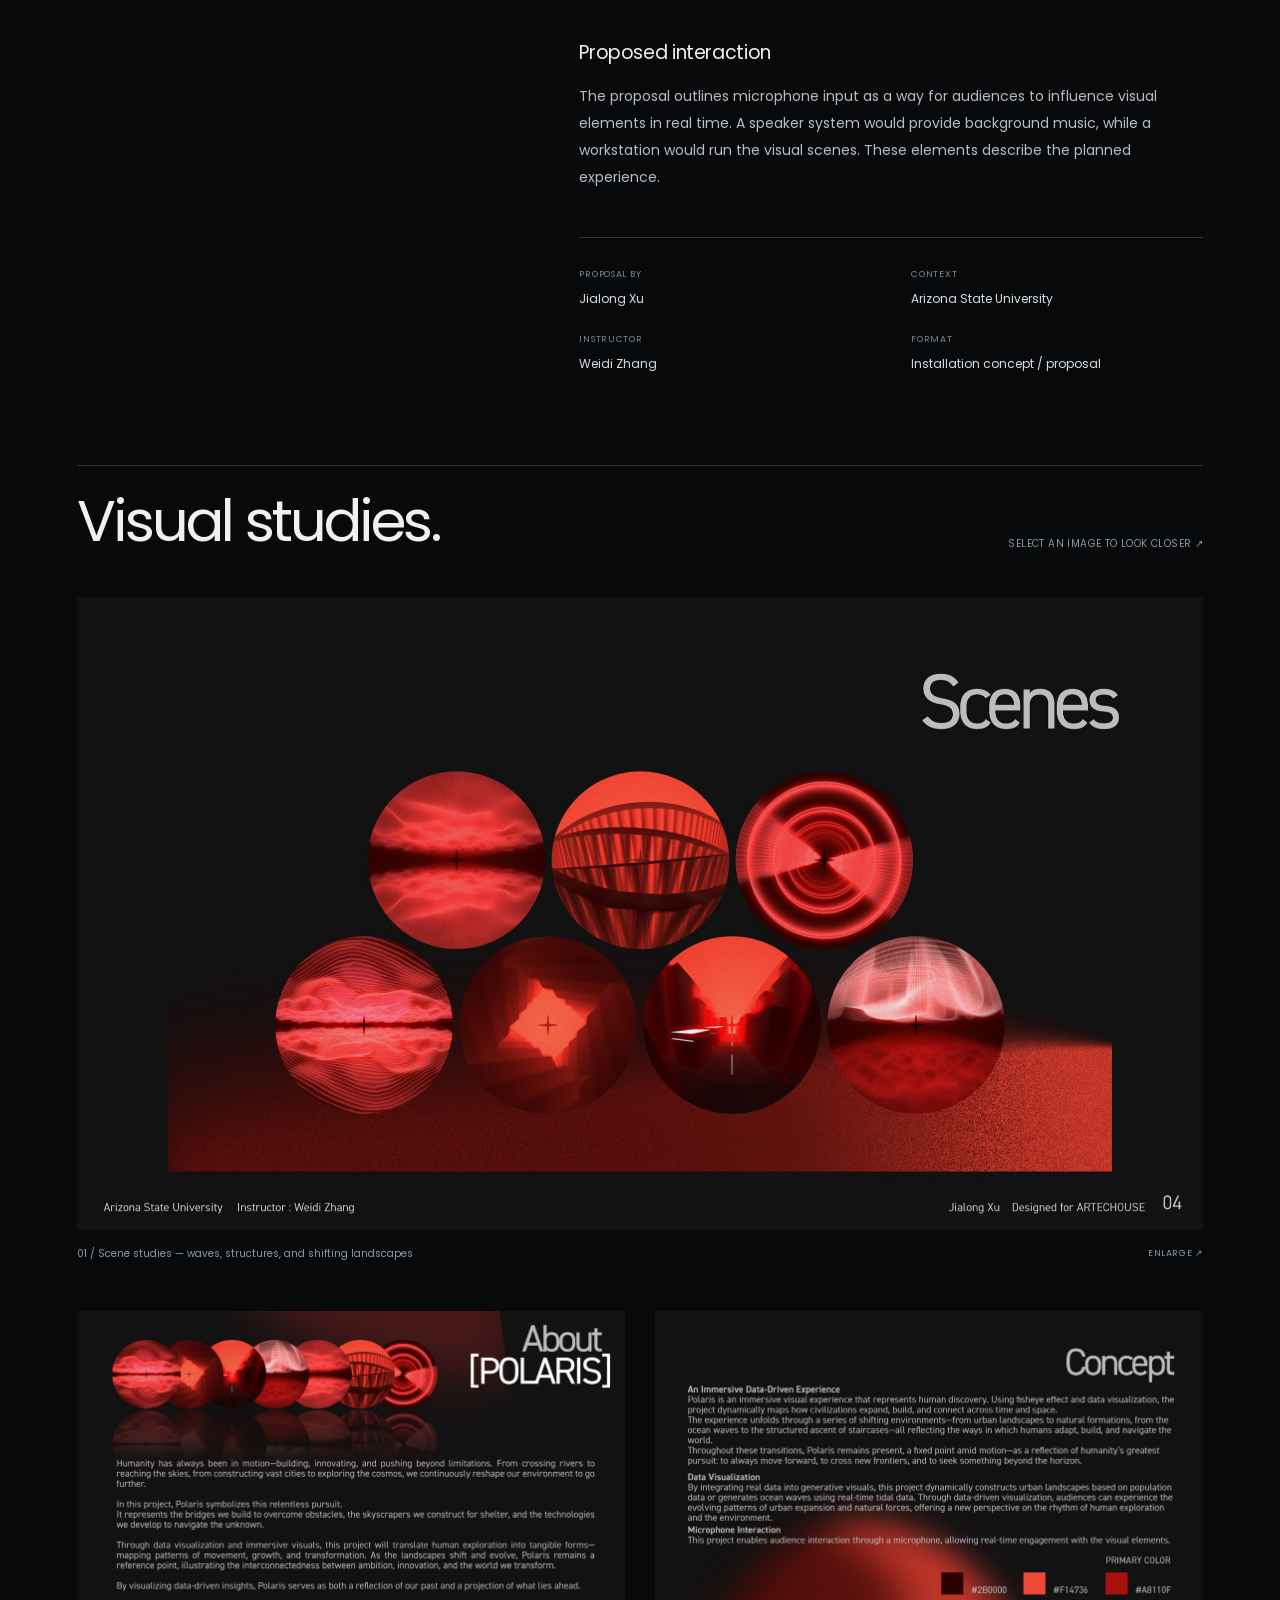
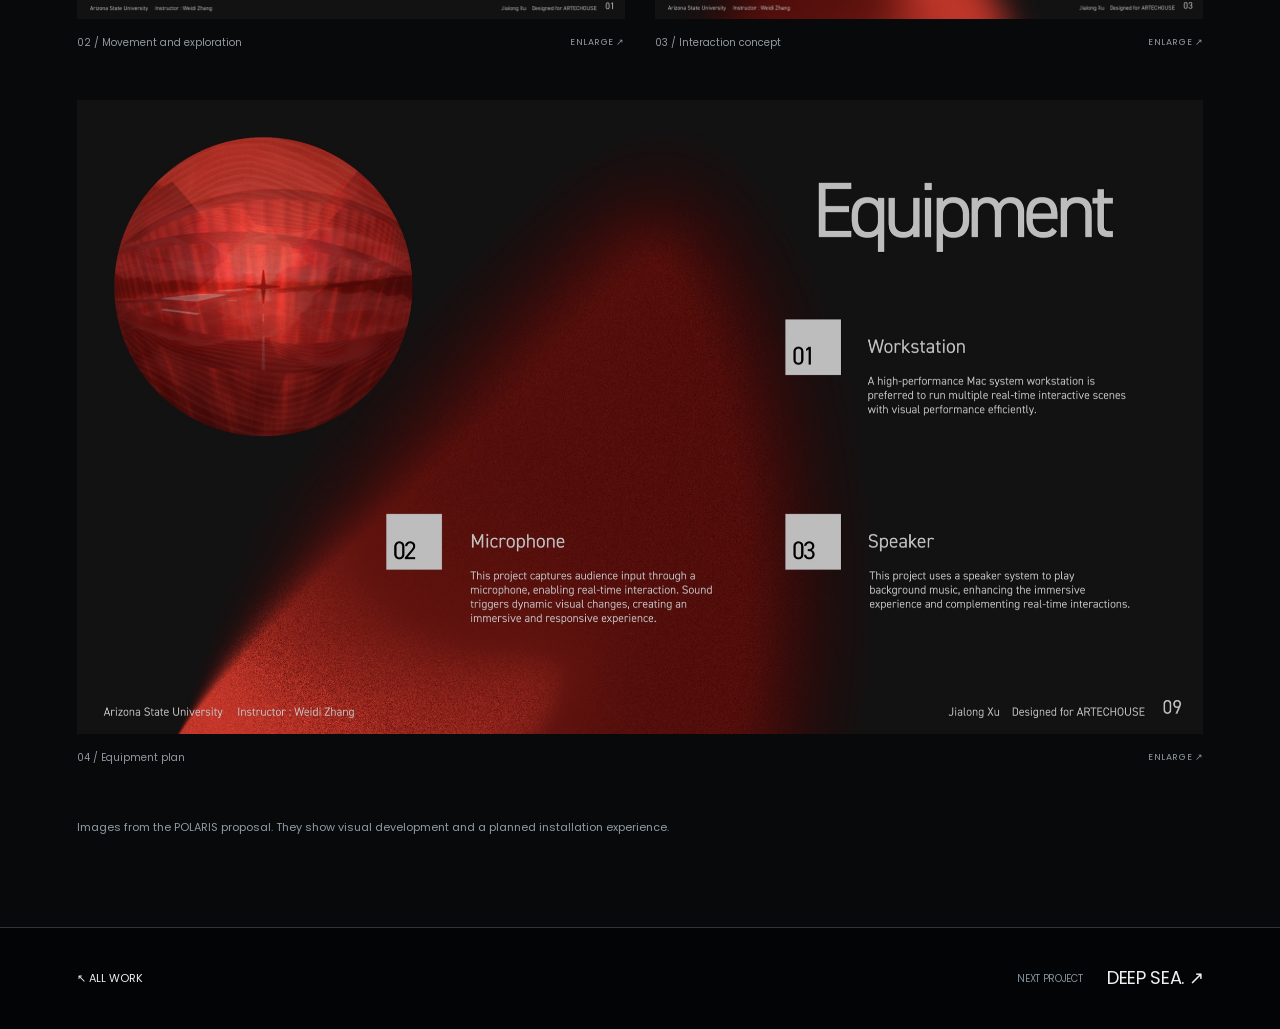
<file: projects/polaris.html>
<!doctype html>
<html lang="en">
<head>
  <meta charset="utf-8">
  <meta name="viewport" content="width=device-width, initial-scale=1">
  <meta name="theme-color" content="#07090b">
  <meta name="description" content="POLARIS — an installation concept by Jialong Xu exploring movement, discovery, and immersive generative visuals.">
  <title>POLARIS — GINTER STUDIO</title>
  <link rel="stylesheet" href="../style.css">
  <link rel="stylesheet" href="project.css">
</head>
<body class="project-page">
  <a class="skip" href="#main">Skip to project</a>
  <header class="project-header">
    <a class="brand" href="../index.html">GINTER STUDIO</a>
    <a class="project-back" href="../index.html#work"><span aria-hidden="true">↖</span> BACK TO WORK</a>
  </header>
  <main class="project-main" id="main">
    <div class="project-title">
      <div class="project-kicker"><span>Installation concept / proposal</span><span>TouchDesigner</span></div>
      <h1>POLARIS</h1>
      <p class="project-subtitle">A fixed point amid motion. Visual studies of discovery, construction, and changing environments.</p>
    </div>
    <figure class="project-cover">
      <button class="project-image-button" type="button" data-viewer data-viewer-src="../assets/polaris-01.jpg" data-viewer-caption="POLARIS — installation proposal cover." aria-label="Open POLARIS proposal cover in full size">
        <img src="../assets/polaris-01.jpg" alt="A red circular architectural visualization on the cover of the POLARIS proposal." width="4180" height="2374" fetchpriority="high">
      </button>
      <figcaption><span>POLARIS — proposal cover</span><span class="project-zoom-label">View full image ↗</span></figcaption>
    </figure>
    <section class="project-story" aria-labelledby="polaris-overview">
      <div>
        <p class="project-section-label">01 / The concept</p>
        <h2 id="polaris-overview">Always<br>in motion.</h2>
      </div>
      <div class="project-copy">
        <p class="lead">POLARIS is an installation concept that explores humanity's continuing pursuit of discovery, construction, and movement.</p>
        <p>Developed through TouchDesigner and traditional illustration, the proposal brings together generative visuals, fisheye perspectives, and data visualization. Its shifting environments move between urban landscapes, ocean waves, natural formations, and ascending staircases, with Polaris serving as a fixed reference point amid change. The concept proposes population and tidal data as inputs for evolving visuals, alongside microphone-based audience interaction. Proposed presentation formats include a circular screen and a spatial installation using existing screens.</p>
        <h3>Proposed interaction</h3>
        <p>The proposal outlines microphone input as a way for audiences to influence visual elements in real time. A speaker system would provide background music, while a workstation would run the visual scenes. These elements describe the planned experience.</p>
        <dl class="project-credits">
          <div><dt>Proposal by</dt><dd>Jialong Xu</dd></div>
          <div><dt>Context</dt><dd>Arizona State University</dd></div>
          <div><dt>Instructor</dt><dd>Weidi Zhang</dd></div>
          <div><dt>Format</dt><dd>Installation concept / proposal</dd></div>
        </dl>
      </div>
    </section>
    <section class="project-gallery" aria-labelledby="polaris-studies">
      <div class="project-gallery-head">
        <h2 id="polaris-studies">Visual studies.</h2>
        <p>SELECT AN IMAGE TO LOOK CLOSER ↗</p>
      </div>
      <div class="project-gallery-grid">
        <figure class="gallery-wide">
          <button class="project-image-button" type="button" data-viewer data-viewer-src="../assets/polaris-05.jpg" data-viewer-caption="Scene studies for the proposed POLARIS immersive experience." aria-label="Open POLARIS scene studies in full size">
            <img src="../assets/polaris-05.jpg" alt="Seven red circular visual studies showing waves, architectural structures, stairs, and abstract landscapes." width="5480" height="3083" loading="lazy">
          </button>
          <figcaption><span>01 / Scene studies — waves, structures, and shifting landscapes</span><span class="project-zoom-label">Enlarge ↗</span></figcaption>
        </figure>
        <figure>
          <button class="project-image-button" type="button" data-viewer data-viewer-src="../assets/polaris-02.jpg" data-viewer-caption="Concept overview: movement, exploration, and changing environments." aria-label="Open POLARIS concept overview in full size">
            <img src="../assets/polaris-02.jpg" alt="A row of red circular visual studies above the POLARIS concept statement." width="14720" height="8280" loading="lazy">
          </button>
          <figcaption><span>02 / Movement and exploration</span><span class="project-zoom-label">Enlarge ↗</span></figcaption>
        </figure>
        <figure>
          <button class="project-image-button" type="button" data-viewer data-viewer-src="../assets/polaris-04.jpg" data-viewer-caption="Proposed data visualization, fisheye imagery, and microphone interaction." aria-label="Open POLARIS interaction concept in full size">
            <img src="../assets/polaris-04.jpg" alt="POLARIS concept text describing immersive data visualization and proposed microphone interaction." width="3381" height="1902" loading="lazy">
          </button>
          <figcaption><span>03 / Interaction concept</span><span class="project-zoom-label">Enlarge ↗</span></figcaption>
        </figure>
        <figure class="gallery-wide">
          <button class="project-image-button" type="button" data-viewer data-viewer-src="../assets/polaris-10.jpg" data-viewer-caption="Proposed equipment: workstation, microphone, and speaker." aria-label="Open POLARIS equipment plan in full size">
            <img src="../assets/polaris-10.jpg" alt="The equipment plan lists a workstation, microphone, and speaker beside a circular red visual." width="13600" height="7650" loading="lazy">
          </button>
          <figcaption><span>04 / Equipment plan</span><span class="project-zoom-label">Enlarge ↗</span></figcaption>
        </figure>
      </div>
      <p class="project-note">Images from the POLARIS proposal. They show visual development and a planned installation experience.</p>
    </section>
  </main>
  <footer class="project-footer">
    <a href="../index.html#work">↖ ALL WORK</a>
    <a class="next-project" href="deep-sea.html"><span>NEXT PROJECT</span> DEEP SEA. ↗</a>
  </footer>
  <script type="module" src="../viewer.js"></script>
</body>
</html>
</file>
<file: style.css>
@font-face{font-family:Poppins;src:url('assets/poppins-regular.ttf') format('truetype');font-style:normal;font-weight:400;font-display:swap}@font-face{font-family:Poppins;src:url('assets/poppins-medium.ttf') format('truetype');font-style:normal;font-weight:500 600;font-display:swap}
*{box-sizing:border-box}html{scroll-behavior:auto;scroll-padding-top:70px}body{margin:0;background:#07090b;color:#f5f5f5;font-family:Poppins,Arial,sans-serif;-webkit-font-smoothing:antialiased}a{color:inherit;text-decoration:none}button{font:inherit;color:inherit;cursor:pointer}a:focus-visible,button:focus-visible,summary:focus-visible{outline:1px solid white;outline-offset:6px}.sr-only,.skip:not(:focus){position:absolute;width:1px;height:1px;margin:-1px;overflow:hidden;clip:rect(0,0,0,0)}.skip:focus{position:fixed;top:10px;left:10px;background:#fff;color:#000;padding:12px;z-index:20}.site-header{height:68px;display:flex;align-items:center;gap:38px;padding:0 3%;background:#020203;position:relative;z-index:5}.brand{font-size:18px;letter-spacing:-.7px;white-space:nowrap}nav{display:flex;gap:26px;font-size:10px;letter-spacing:.025em}nav a{padding:5px 0;border-bottom:1px solid transparent}nav a:hover{border-color:#fff}.socials{margin-left:auto;display:flex;gap:24px;align-items:center}.socials svg{display:block;width:18px;height:18px;fill:none;stroke:currentColor;stroke-width:1.7}.socials svg .dot{fill:currentColor;stroke:none}.linkedin{font:bold 20px Arial}.section-pad{padding:95px 6%}.section-label{display:flex;justify-content:space-between;gap:25px;font-size:9px;letter-spacing:.08em;line-height:1.7;color:#969a9e}.about{background:#f0f0ef;color:#141619}.about .section-label{color:#757a7f}.about-grid{display:grid;grid-template-columns:1fr 1fr;gap:11%;margin-top:65px}h2{font-size:clamp(44px,5.2vw,78px);font-weight:400;line-height:1.06;letter-spacing:-.055em;margin:0}h2 span{font-size:1.1em}.bio{max-width:570px}.bio p{font-size:12px;line-height:1.95;color:#686b6f;margin:0 0 22px}.bio p.bio-lead{font-size:22px;line-height:1.5;color:#171b20;letter-spacing:-.025em}.bio-links{display:flex;gap:30px;font-size:9px;margin-top:32px}.bio-links a,.contact-links a{border-bottom:1px solid #858585;padding-bottom:5px}.portfolio{background:#0c1014}.portfolio-title{display:grid;grid-template-columns:1fr 1fr;gap:11%;align-items:end;margin:65px 0 70px}.portfolio-title h2{font-size:clamp(56px,7.2vw,110px);line-height:1.04}.portfolio-title>div{max-width:380px}.portfolio-title p{font-size:16px;line-height:1.8;color:#bec0c2}.portfolio-title p.restoration-note{font-size:11px;color:#7d838a;line-height:1.9}.text-link{display:flex;gap:50px;align-items:center;font-size:9px;margin-top:30px}.text-link span{font-size:24px}.categories{display:flex;border-top:1px solid #33373a;padding-top:24px;gap:50px;font-size:10px;color:#b1b5b9;letter-spacing:.08em}.archive{background:#e7e8e8;color:#111519}.archive .section-label{color:#72787d}.archive-intro{display:flex;justify-content:space-between;gap:60px;align-items:end;margin:65px 0 55px}.archive-intro p{max-width:290px;font-size:12px;color:#74797d;line-height:1.9;margin:0}.project-list{border-top:1px solid #abb0b4}details{border-bottom:1px solid #bcc0c3}summary{list-style:none;display:grid;grid-template-columns:60px 1fr 180px 25px;gap:20px;align-items:center;padding:30px 0;cursor:pointer}summary::-webkit-details-marker{display:none}summary .number{font-size:9px;color:#6b747b}h3{margin:0;font-size:clamp(24px,3vw,42px);font-weight:400;letter-spacing:-.04em;line-height:1.15}.medium{font-size:10px;color:#6e757a}.plus{font-size:24px;font-weight:400;justify-self:end;transition:transform .2s}details[open] .plus{transform:rotate(45deg)}summary:hover h3{color:#607180}.project-details{margin-left:80px;padding:0 0 24px;font-size:12px;line-height:1.8;max-width:620px}.muted{color:#737b81;font-size:11px}.mentions{display:grid;grid-template-columns:1fr 1fr;gap:20px 30px;margin-top:70px;border-top:1px solid #c4c7ca;padding-top:24px}.mentions .section-label{grid-row:span 2;margin:0}.mentions a{display:flex;justify-content:space-between;gap:25px;font-size:11px;line-height:1.8}.mentions a:hover{text-decoration:underline;text-underline-offset:4px}footer{background:#030405}footer h2{font-size:clamp(56px,8vw,120px);margin:65px 0 40px;line-height:.98}footer h2 span{font-size:.8em}.contact-links{display:flex;gap:35px;font-size:10px}.footer-base{display:flex;justify-content:space-between;border-top:1px solid #303336;padding-top:22px;margin-top:80px;font-size:10px;color:#81878d}
@media(max-width:800px){.site-header{gap:25px;padding:0 4%}.brand{font-size:16px}nav{gap:17px;font-size:9px}.socials{gap:15px}.section-pad{padding:70px 6%}.about-grid{gap:8%}.bio p.bio-lead{font-size:19px}.portfolio-title{gap:8%}.archive-intro{gap:35px}.archive-intro p{max-width:240px}summary{grid-template-columns:35px 1fr 125px 20px;gap:12px}.project-details{margin-left:47px}}
@media(max-width:600px){html{scroll-padding-top:30px}.site-header{height:auto;min-height:83px;flex-wrap:wrap;padding:17px 6% 13px;gap:15px 20px}.brand{font-size:16px}.socials{margin-left:auto;gap:16px}.socials svg{width:16px;height:16px}.linkedin{font-size:18px}nav{width:100%;order:3;justify-content:space-between;gap:14px;font-size:8px}.section-pad{padding:57px 6%}.section-label{font-size:8px;gap:18px}.about-grid,.portfolio-title{grid-template-columns:1fr;gap:35px;margin-top:38px}.about-grid h2{font-size:54px}.bio p.bio-lead{font-size:20px;line-height:1.6}.bio p{font-size:12px}.portfolio-title{margin-bottom:40px}.portfolio-title h2{font-size:70px}.portfolio-title p{font-size:14px}.categories{gap:15px;justify-content:space-between;font-size:8px}.archive-intro{display:block;margin:40px 0 35px}.archive-intro h2{font-size:48px}.archive-intro p{margin-top:25px;font-size:11px;max-width:280px}summary{grid-template-columns:23px 1fr 20px;gap:10px;padding:24px 0}.medium{grid-column:2;grid-row:2;font-size:9px;margin-top:0}.plus{grid-column:3;grid-row:1/span 2;font-size:20px}.number{grid-row:1/span 2}h3{font-size:27px}.project-details{margin-left:33px}.mentions{grid-template-columns:1fr;margin-top:45px;gap:18px}.mentions .section-label{grid-row:auto;margin-bottom:12px}footer h2{font-size:65px;margin-top:45px}.footer-base{margin-top:60px}.contact-links{gap:28px;font-size:9px}}@media(prefers-reduced-motion:reduce){html{scroll-behavior:auto}*{transition:none!important}}

/* Course-driven work routes and image viewer. */
[hidden]{display:none!important}.selected-work{background:#eceeed;color:#13181c}.selected-work .section-label{color:#69737b}.work-heading{display:grid;grid-template-columns:1fr 1fr;gap:11%;align-items:end;margin:55px 0 45px}.work-heading h2{font-size:clamp(48px,5.8vw,82px);line-height:1.02}.work-heading>div{max-width:350px}.work-heading p{font-size:21px;line-height:1.55;letter-spacing:-.025em}.work-heading .work-intro{font-size:12px;line-height:1.9;color:#657078;letter-spacing:0}.filter-bar{border-top:1px solid #b9c0c3;padding:18px 0 30px;display:flex;gap:12px;align-items:center;flex-wrap:wrap}.filter-bar button,.photo-filters button{min-height:42px;background:transparent;border:1px solid #b7c0c5;padding:10px 14px;font-size:9px;letter-spacing:.03em}.filter-bar button span{font-size:8px;color:#7e8a92;padding-left:16px}.filter-bar button[aria-pressed=true]{background:#11191f;color:#fff;border-color:#11191f}.filter-bar button[aria-pressed=true] span{color:#bbc6cf}#work-count{margin-left:auto;font-size:10px;color:#66737b}.work-grid{display:grid;grid-template-columns:1fr 1fr;gap:42px 26px}.work-card:first-child{grid-column:1/-1}.work-card-image{position:relative;overflow:hidden;background:#18222a;aspect-ratio:16/9}.work-card:first-child .work-card-image{aspect-ratio:2.5}.work-card-image img{width:100%;height:100%;object-fit:cover;display:block;transition:transform .5s}.work-card-link:hover img,.work-card-link:focus-visible img{transform:scale(1.025)}.work-card-action{position:absolute;bottom:18px;right:18px;background:#071018bc;color:#f4f5f5;border:1px solid #ffffff60;padding:12px 14px;font-size:8px;letter-spacing:.04em}.work-card-meta{display:flex;justify-content:space-between;gap:18px;align-items:end;margin-top:18px}.work-label{font-size:8px;color:#68747c;letter-spacing:.08em;margin:0 0 8px}.work-card-meta h3{font-size:26px}.work-card-meta>p{font-size:10px;color:#697780;margin:0 0 3px}.viewer-open{overflow:hidden}.image-viewer{position:fixed;inset:0;margin:0;width:100vw;height:100svh;max-width:none;max-height:none;border:0;padding:22px 3%;background:#05080bf7;color:#eef0f2;display:none;flex-direction:column;gap:16px;overscroll-behavior:contain}.image-viewer[open]{display:flex}.image-viewer::backdrop{background:#05080b}.viewer-top,.viewer-bottom{display:flex;align-items:center;justify-content:space-between;gap:20px;font-size:10px;letter-spacing:.04em}.viewer-top button,.viewer-bottom button{background:transparent;border:1px solid #76818a;padding:11px 18px;min-height:44px;color:#f2f4f6;font-size:10px}.viewer-bottom button:disabled{opacity:.3;cursor:default}.viewer-bottom>span{font-size:8px;color:#a0abb4}.image-viewer figure{margin:0;flex:1;min-height:0;display:flex;flex-direction:column;align-items:center;justify-content:center;gap:14px}.image-viewer img{display:block;max-width:100%;max-height:calc(100svh - 188px);width:auto;height:auto;object-fit:contain;min-height:0}.image-viewer figcaption{font-size:11px;text-align:center;color:#b6c0c8;line-height:1.7;max-width:850px}.photography-page{background:#080c10}.photo-intro{padding-bottom:40px}.photo-intro h1{font-size:clamp(64px,10vw,155px);line-height:1;letter-spacing:-.07em;font-weight:400;margin:55px 0 25px}.photo-intro>p{font-size:13px;color:#aab5be;line-height:1.8}.photo-filters{display:flex;flex-wrap:wrap;gap:10px;margin-top:36px}.photo-filters button{color:#d4dce2;border-color:#47545e}.photo-filters button[aria-pressed=true]{background:#e3e9ed;color:#0c1720}.photo-intro #photo-count{font-size:10px;letter-spacing:.05em;margin-top:18px}.photo-grid{columns:2;column-gap:28px;padding:0 6% 80px}.photo-grid figure{margin:0 0 35px;break-inside:avoid}.photo-open{width:100%;border:0;background:transparent;padding:0;display:block;cursor:zoom-in}.photo-open img{display:block;width:100%;height:auto}.photo-grid figcaption{display:flex;justify-content:space-between;gap:12px;padding-top:12px;font-size:10px;color:#b9c2c9}.photo-grid figcaption>span:last-child{color:#788c9a}.photo-end{border-top:1px solid #2b3a44;padding-top:35px;padding-bottom:45px;display:flex;flex-wrap:wrap;gap:20px 40px;font-size:11px}.photo-end p{width:100%;margin:0;color:#8799a6;font-size:10px}.photo-footer{padding:25px 6%;display:flex;justify-content:space-between;font-size:9px;border-top:1px solid #293843}.selected-work a:focus-visible,.selected-work button:focus-visible{outline-color:#132a3b}.photo-grid .photo-open:hover img{filter:brightness(1.045)}
@media(max-width:800px){.work-card-meta{align-items:start;flex-direction:column;gap:10px}.work-card-meta h3{font-size:24px}.work-heading{gap:8%}.work-heading h2{font-size:58px}}
@media(max-width:600px){.work-heading{grid-template-columns:1fr;gap:16px;margin-top:35px}.work-heading h2{font-size:56px}.work-heading p{font-size:19px}.work-heading .work-intro{font-size:12px}.filter-bar{gap:8px;padding:16px 0 24px}.filter-bar button{padding:8px 10px;font-size:8px}.filter-bar button span{padding-left:7px}#work-count{width:100%;margin:5px 0 0}.work-grid{grid-template-columns:1fr;gap:30px}.work-card:first-child{grid-column:auto}.work-card:first-child .work-card-image{aspect-ratio:1.45}.work-card-meta{flex-direction:row;align-items:end;gap:15px}.work-card-meta h3{font-size:23px}.work-card-meta>p{font-size:8px;max-width:120px}.work-card-action{bottom:12px;right:12px;padding:9px;font-size:7px}.photo-intro h1{font-size:72px;margin-top:40px}.photo-intro{padding-bottom:25px}.photo-grid{columns:1;padding-bottom:40px}.photo-grid figcaption{font-size:9px}.image-viewer{padding:15px 4%;gap:12px}.image-viewer img{max-height:calc(100svh - 210px)}.image-viewer figcaption{font-size:10px}.viewer-bottom{flex-wrap:wrap}.viewer-bottom>span{order:3;width:100%;text-align:center;font-size:7px}.viewer-top button,.viewer-bottom button{font-size:9px;padding:10px 14px}.photo-end{font-size:10px}}
.work-card:first-child{grid-column:auto}.work-card-image,.work-card:first-child .work-card-image{aspect-ratio:16/10}.selected-work a:focus-visible{outline-offset:6px}
@media(max-width:600px){.work-card:first-child{grid-column:auto}.work-card-image,.work-card:first-child .work-card-image{aspect-ratio:1.5}}
nav{font-size:12px}nav a{padding:14px 0}.filter-bar button,.photo-filters button{font-size:11px;min-height:44px}.section-label{font-size:10px}.archive-link{display:inline-block;padding:8px 0;border-bottom:1px solid #7d8a93;font-size:11px}.archive a:focus-visible,.archive summary:focus-visible,.about a:focus-visible{outline-color:#132a3b}
@media(max-width:600px){nav{font-size:10px}nav a{padding:5px 0}.section-label{font-size:9px}.filter-bar button,.photo-filters button{font-size:10px}}
@media(max-width:600px){.work-heading h2{font-size:clamp(42px,14vw,56px)}.photo-intro h1{font-size:clamp(58px,18.4vw,72px)}.section-label{flex-wrap:wrap;gap:8px 20px}}


/* The homepage ocean lives in its own self-contained document. */
.ocean-hero{height:calc(100svh - 68px);min-height:600px;max-height:1200px;position:relative;overflow:hidden;background:#09161d;isolation:isolate}
.ocean-scene{position:absolute;inset:0;display:block;width:100%;height:100%;border:0;z-index:0}
.ocean-shade{position:absolute;inset:0;z-index:1;pointer-events:none;background:linear-gradient(180deg,rgba(4,8,12,.24),transparent 26%,transparent 65%,rgba(3,8,12,.38))}
.ocean-identity{position:absolute;left:3%;top:32px;z-index:2;pointer-events:none;color:#f4f0e9;text-shadow:0 2px 16px #0005}
.ocean-identity p{font-size:9px;letter-spacing:.15em;line-height:1.5;margin:0 0 8px;color:#e1ddd5}
.ocean-identity h1{font-size:clamp(24px,2.8vw,42px);font-weight:400;line-height:1.1;letter-spacing:-.045em;margin:0}
.ocean-intro{position:absolute;left:3%;bottom:30px;z-index:2;pointer-events:none;color:#f4f0e9;max-width:50%}
.ocean-intro>p{font-size:13px;line-height:1.6;letter-spacing:.005em;margin:0 0 13px;text-shadow:0 2px 12px #0008}
.ocean-enter{display:inline-flex;align-items:center;justify-content:space-between;gap:40px;min-height:44px;padding:9px 0;border-bottom:1px solid #ffffff80;font-size:10px;letter-spacing:.07em;pointer-events:auto;text-shadow:0 2px 12px #0008}
.ocean-enter span{font-size:22px;line-height:1;transition:transform .2s}
.ocean-enter:hover span{transform:translate(3px,3px)}
.ocean-enter:focus-visible{outline:2px solid #fff;outline-offset:5px}
@media(max-width:800px){.ocean-identity,.ocean-intro{left:4%}.ocean-identity{top:26px}.ocean-intro{bottom:25px}}
@media(max-width:600px){.ocean-hero{height:80svh;min-height:500px;max-height:800px;scroll-margin-top:100px}.ocean-identity,.ocean-intro{left:6%}.ocean-identity{top:24px;max-width:64%}.ocean-identity p{font-size:7px;letter-spacing:.11em}.ocean-identity h1{font-size:26px}.ocean-intro{bottom:24px;max-width:70%}.ocean-intro>p{font-size:11px;margin-bottom:8px}.ocean-enter{font-size:9px;gap:24px}.ocean-shade{background:linear-gradient(180deg,#03080c25,transparent 23%,transparent 60%,#03080c70)}}
@media(max-width:360px){.ocean-identity h1{font-size:22px}.ocean-identity p{font-size:6.5px}}
@media(max-width:600px){.ocean-shade{background:linear-gradient(180deg,#03080c60,transparent 30%,transparent 60%,#03080c70)}}

/* Landscape tabs sit below the studio name, clear of the scene's own tools. */
.scene-switch{position:absolute;top:122px;left:3%;z-index:3;display:flex;gap:5px;max-width:calc(100% - 45px)}
.scene-switch button{min-height:44px;padding:10px 15px;border:1px solid #cad6df50;background:#09141f70;color:#d2dce3;font-size:9px;letter-spacing:.09em;backdrop-filter:blur(14px)}
.scene-switch button:hover{background:#65748055;color:#fff}
.scene-switch button[aria-pressed=true]{border-color:#d8e2e6a0;background:#c8d5dd22;color:#fff}
.scene-switch button:focus-visible{outline:2px solid #fff;outline-offset:4px}
.ocean-hero[data-scene=sand]{background:#0b1721}
.ocean-hero[data-scene=sand] .ocean-shade{background:linear-gradient(180deg,#03080c25,transparent 30%,transparent 72%,#03080c48)}
@media(max-width:800px){.scene-switch{left:4%;top:112px}}
@media(max-width:600px){.scene-switch{left:6%;top:105px;gap:4px}.scene-switch button{font-size:8px;padding:9px 11px;letter-spacing:.055em}.ocean-hero[data-scene=sand] .ocean-intro{max-width:52%}.ocean-hero[data-scene=sand] .ocean-enter{gap:15px}.ocean-hero[data-scene=sand] .ocean-shade{background:linear-gradient(180deg,#03080c20,transparent 30%,transparent 65%,#03080c60)}}
</file>
<file: projects/project.css>
.project-page{background:#07090b;color:#f0f0ef}.project-header{display:flex;align-items:center;justify-content:space-between;gap:24px;padding:25px 6%;border-bottom:1px solid #292d31}.project-header .brand{font-size:18px}.project-back{display:flex;gap:18px;align-items:center;font-size:10px;letter-spacing:.04em}.project-back span{font-size:19px}.project-back:hover,.project-footer a:hover{color:#b8c7d2}.project-main{max-width:1800px;margin:auto}.project-title{padding:75px 6% 48px}.project-kicker{display:flex;align-items:center;justify-content:space-between;gap:24px;color:#929aa2;font-size:10px;letter-spacing:.09em;text-transform:uppercase}.project-title h1{margin:30px 0 19px;font-size:clamp(64px,11vw,180px);font-weight:400;letter-spacing:-.07em;line-height:1.02}.project-subtitle{font-size:14px;line-height:1.8;margin:0;color:#adb4ba;max-width:540px}.project-cover{margin:0 3%}.project-image-button{display:block;width:100%;padding:0;border:0;background:#020304;text-align:left;cursor:zoom-in}.project-image-button img{display:block;width:100%;height:auto;max-height:none;object-fit:contain}.project-image-button:focus-visible{outline:2px solid #fff;outline-offset:5px}.project-image-button:hover img{filter:brightness(1.035)}.project-cover figcaption,.project-gallery figcaption{display:flex;justify-content:space-between;gap:22px;font-size:11px;color:#9099a1;line-height:1.8;padding:15px 0 0}.project-zoom-label{white-space:nowrap;font-size:9px;letter-spacing:.06em;text-transform:uppercase}.project-story{padding:90px 6%;display:grid;grid-template-columns:1fr 1.6fr;gap:10%}.project-section-label{margin:0;color:#9099a1;font-size:10px;letter-spacing:.08em;text-transform:uppercase}.project-story h2{font-size:clamp(33px,4.4vw,65px);line-height:1.12;letter-spacing:-.05em;max-width:390px;margin-top:30px}.project-copy{max-width:730px}.project-copy p{font-size:14px;line-height:1.95;margin:0 0 25px;color:#b7bdc3}.project-copy p.lead{font-size:clamp(18px,1.8vw,24px);line-height:1.65;color:#eef0f1;letter-spacing:-.015em}.project-copy h3{font-size:19px;letter-spacing:-.02em;margin:40px 0 16px;line-height:1.4}.project-credits{display:grid;grid-template-columns:1fr 1fr;gap:24px 40px;margin:45px 0 0;padding:30px 0 0;border-top:1px solid #30353a}.project-credits div{display:block}.project-credits dt{font-size:9px;text-transform:uppercase;letter-spacing:.08em;color:#7c8790;margin-bottom:8px}.project-credits dd{font-size:12px;line-height:1.7;margin:0;color:#d9dfe3}.project-gallery{padding:0 6% 90px}.project-gallery-head{display:flex;justify-content:space-between;align-items:end;gap:30px;border-top:1px solid #30353a;padding-top:25px;margin-bottom:45px}.project-gallery-head h2{font-size:clamp(32px,4.5vw,64px);letter-spacing:-.05em}.project-gallery-head p{font-size:10px;color:#8d98a1;letter-spacing:.04em;margin:0}.project-gallery-grid{display:grid;grid-template-columns:1fr 1fr;gap:48px 30px}.project-gallery figure{margin:0;min-width:0}.project-gallery figure.gallery-wide{grid-column:1/-1}.project-gallery figcaption{font-size:10px}.project-note{margin:50px 0 0;max-width:600px;color:#8f9ba5;font-size:11px;line-height:1.9}.project-footer{display:flex;justify-content:space-between;gap:30px;align-items:center;padding:35px 6%;border-top:1px solid #30353a;background:#030405;font-size:11px}.project-footer a{display:flex;gap:25px;align-items:center;line-height:1.7}.project-footer span{color:#83909a;font-size:10px}.project-footer .next-project{font-size:18px;letter-spacing:-.02em}.project-inline-link{display:inline-block;border-bottom:1px solid #6b7780;padding-bottom:4px;font-size:11px;line-height:1.7}.project-inline-link:hover{color:white;border-color:white}.project-small{font-size:12px!important;color:#8f9ba5!important}.deep-sea-page .project-story{padding-bottom:100px}
@media(min-width:1500px){.project-title{padding-top:95px}.project-story{padding-top:115px;padding-bottom:115px}}
@media(max-width:800px){.project-title{padding-top:55px}.project-story{grid-template-columns:1fr;gap:35px;padding-top:65px;padding-bottom:65px}.project-story h2{max-width:600px;margin-top:23px}.project-copy{max-width:none}.project-gallery-grid{gap:35px 20px}.project-gallery{padding-bottom:65px}}
@media(max-width:540px){.project-header{padding:21px 6%;gap:16px}.project-header .brand{font-size:15px}.project-back{font-size:9px;gap:9px}.project-back span{font-size:17px}.project-title{padding:45px 6% 34px}.project-kicker{font-size:8px;gap:15px;align-items:start}.project-title h1{font-size:clamp(55px,15vw,80px);margin-top:27px;margin-bottom:17px}.project-subtitle{font-size:12px}.project-cover{margin:0 0}.project-cover figcaption{padding:13px 6% 0;font-size:9px;gap:15px}.project-zoom-label{font-size:8px}.project-story{padding:55px 6%;gap:30px}.project-section-label{font-size:9px}.project-story h2{font-size:38px}.project-copy p{font-size:13px;line-height:1.9}.project-copy p.lead{font-size:19px;line-height:1.7}.project-copy h3{font-size:18px;margin-top:31px}.project-credits{gap:24px 18px;margin-top:32px;padding-top:25px}.project-credits dt{font-size:8px}.project-credits dd{font-size:11px}.project-gallery-head{display:block;margin-bottom:28px}.project-gallery-head h2{font-size:37px}.project-gallery-head p{margin-top:16px;font-size:9px}.project-gallery-grid{grid-template-columns:1fr;gap:34px}.project-gallery figure.gallery-wide{grid-column:auto}.project-gallery figcaption{font-size:9px;gap:15px}.project-gallery{padding-bottom:55px}.project-footer{align-items:start;padding-top:28px;padding-bottom:28px;gap:20px;font-size:9px}.project-footer a{gap:10px}.project-footer .next-project{font-size:15px}.project-footer span{font-size:8px}.project-note{margin-top:34px;font-size:10px}.deep-sea-page .project-story{padding-bottom:65px}}
</file>
